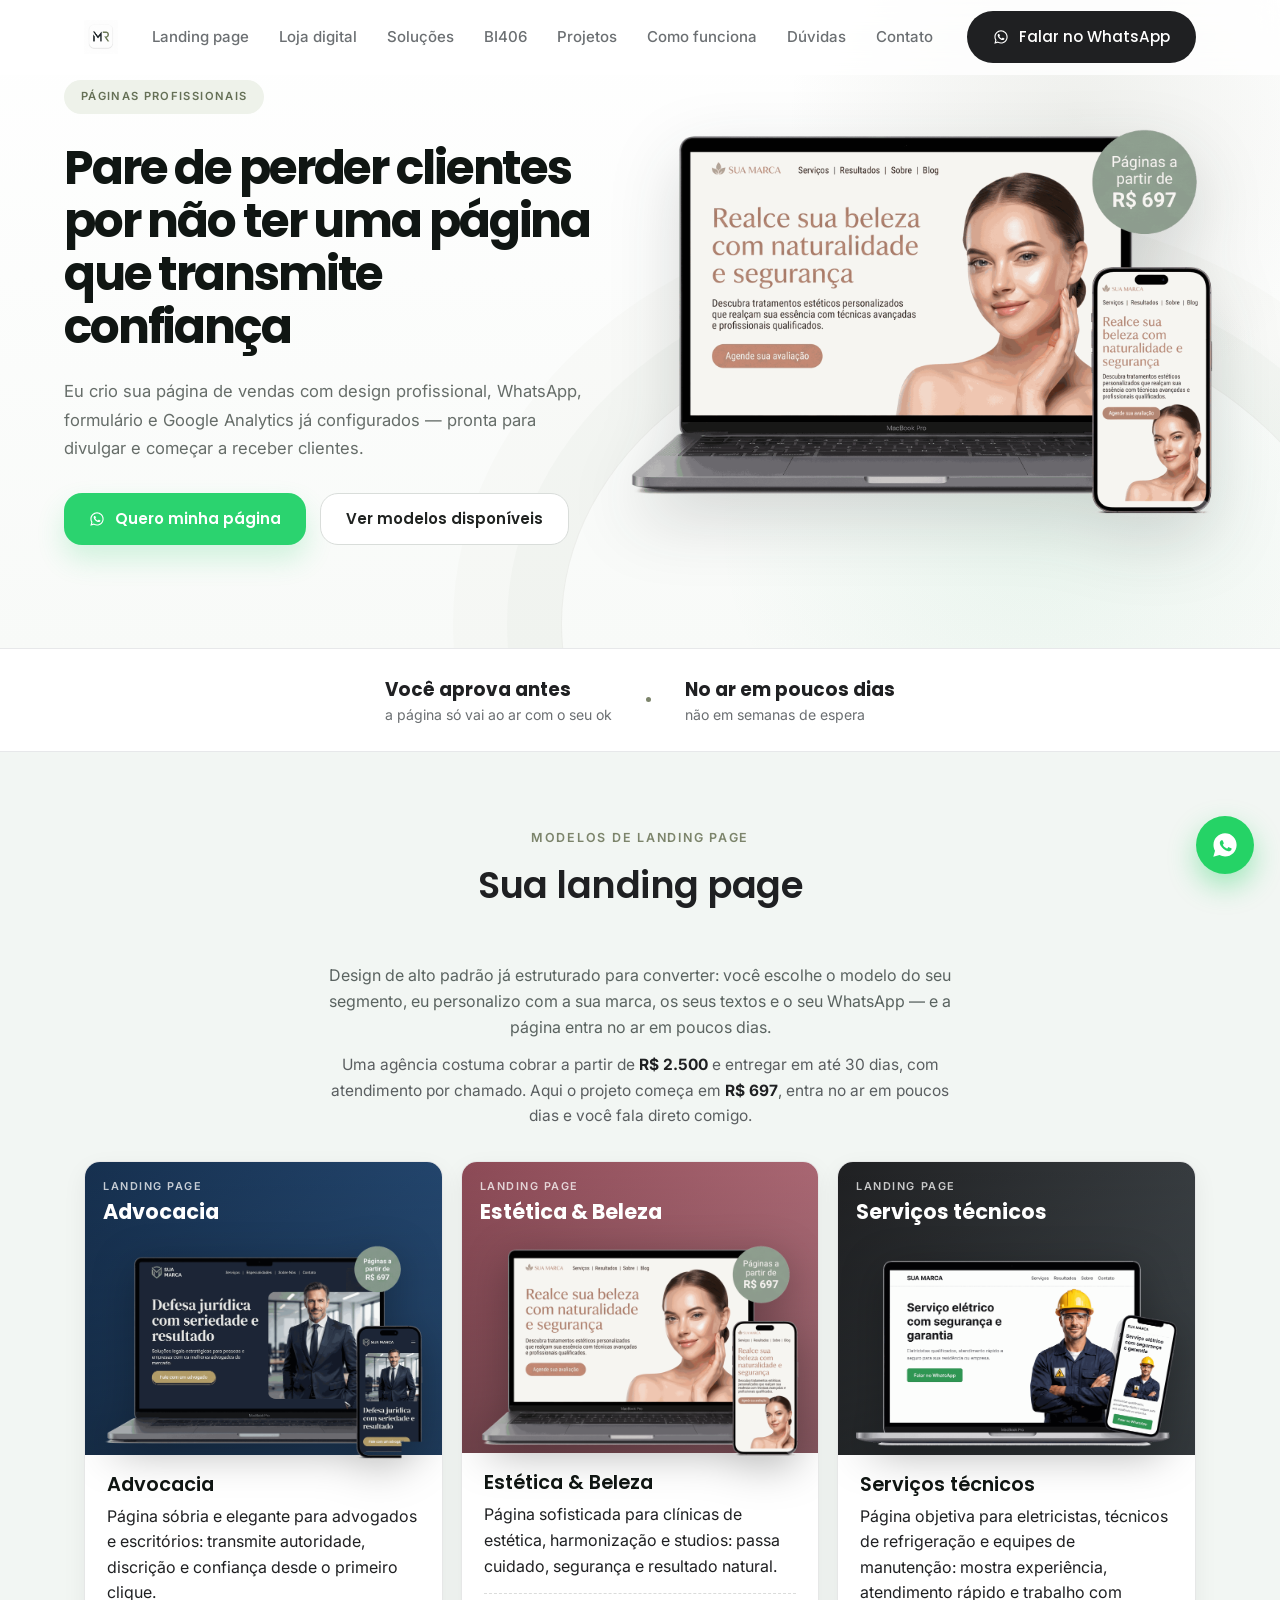
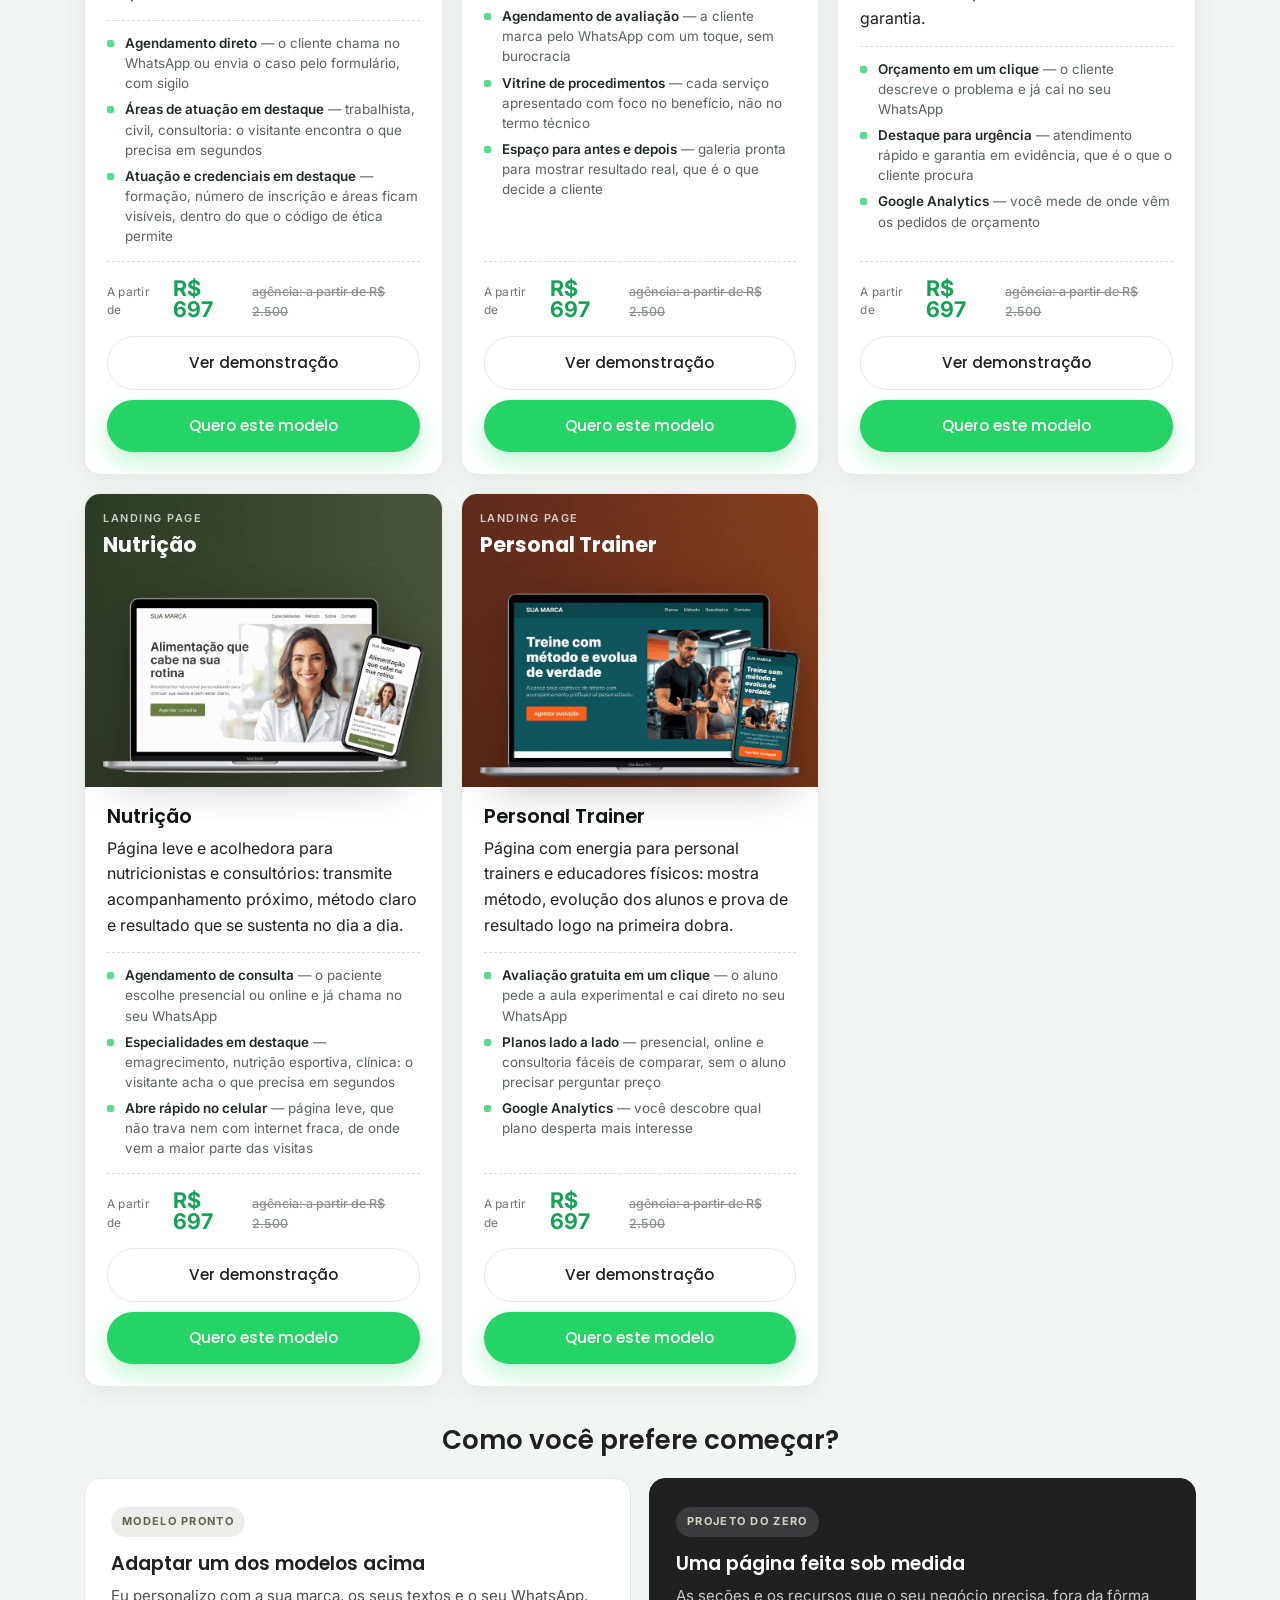
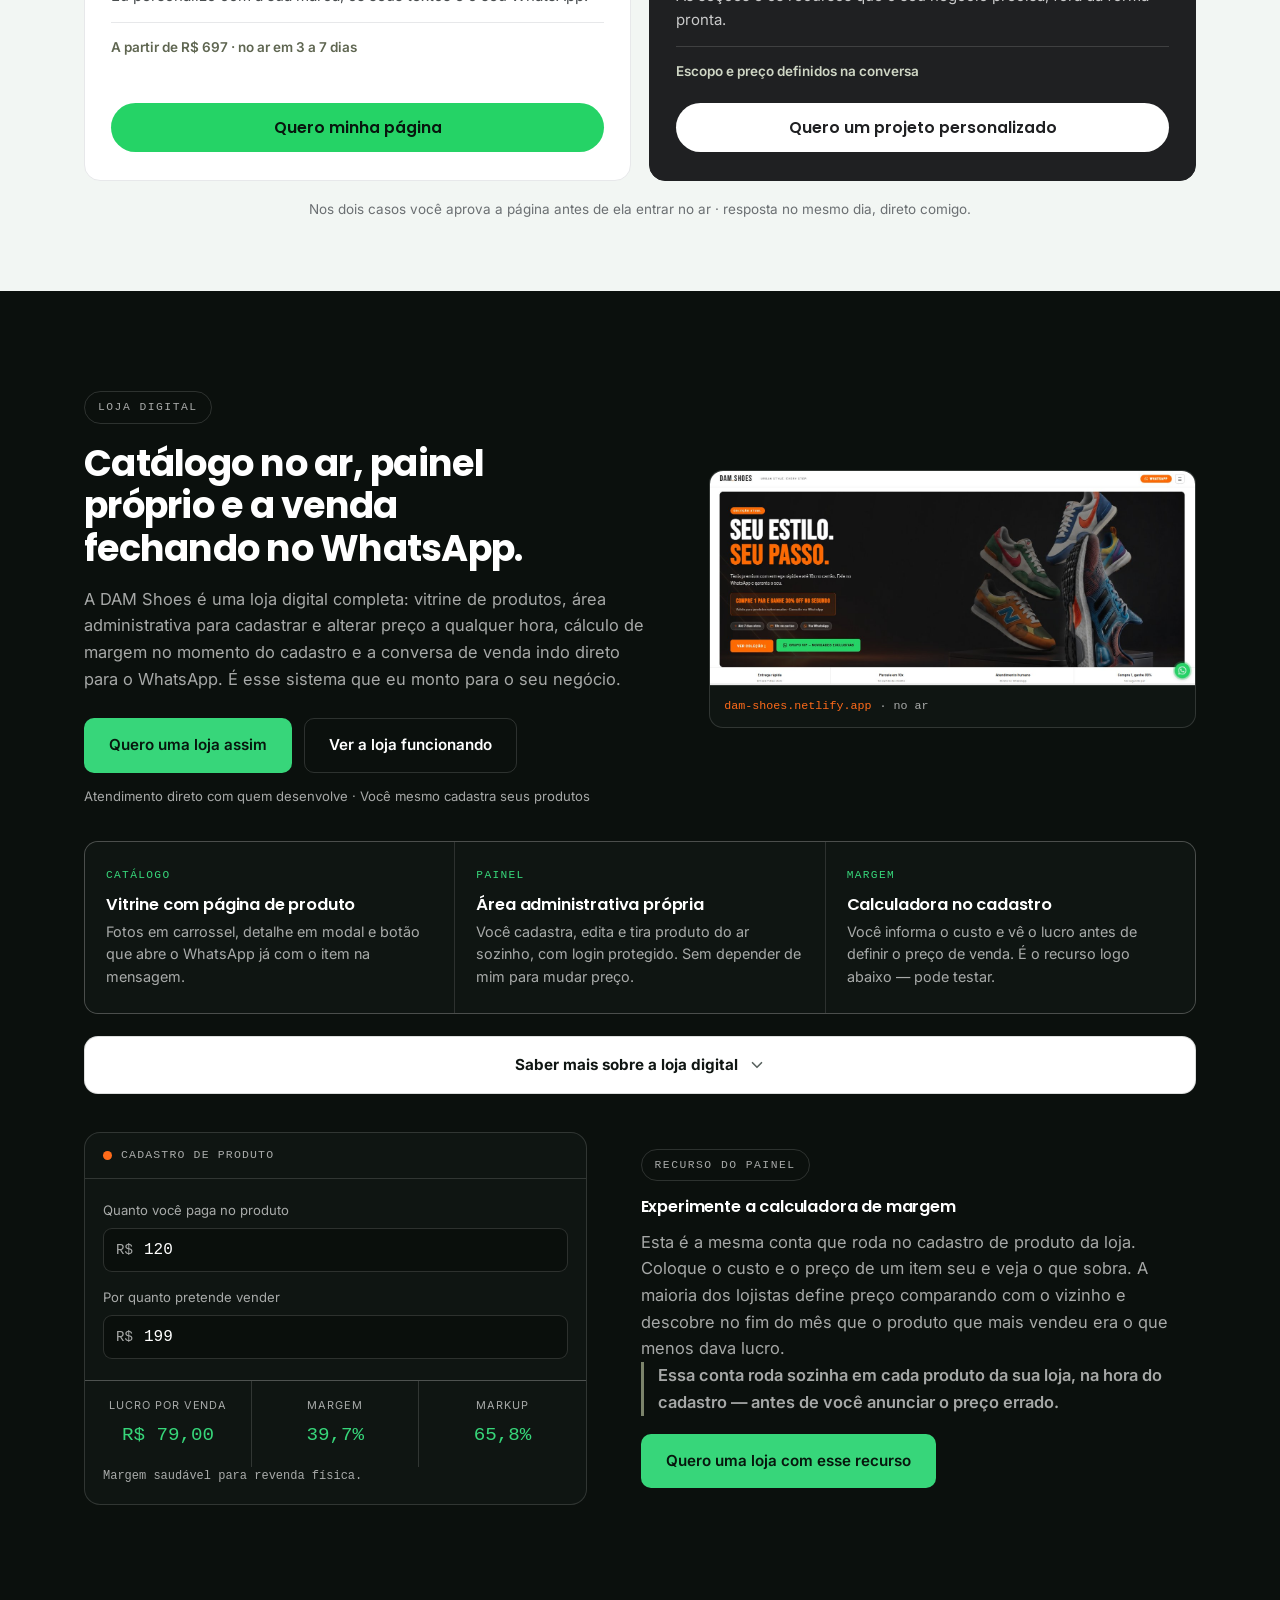
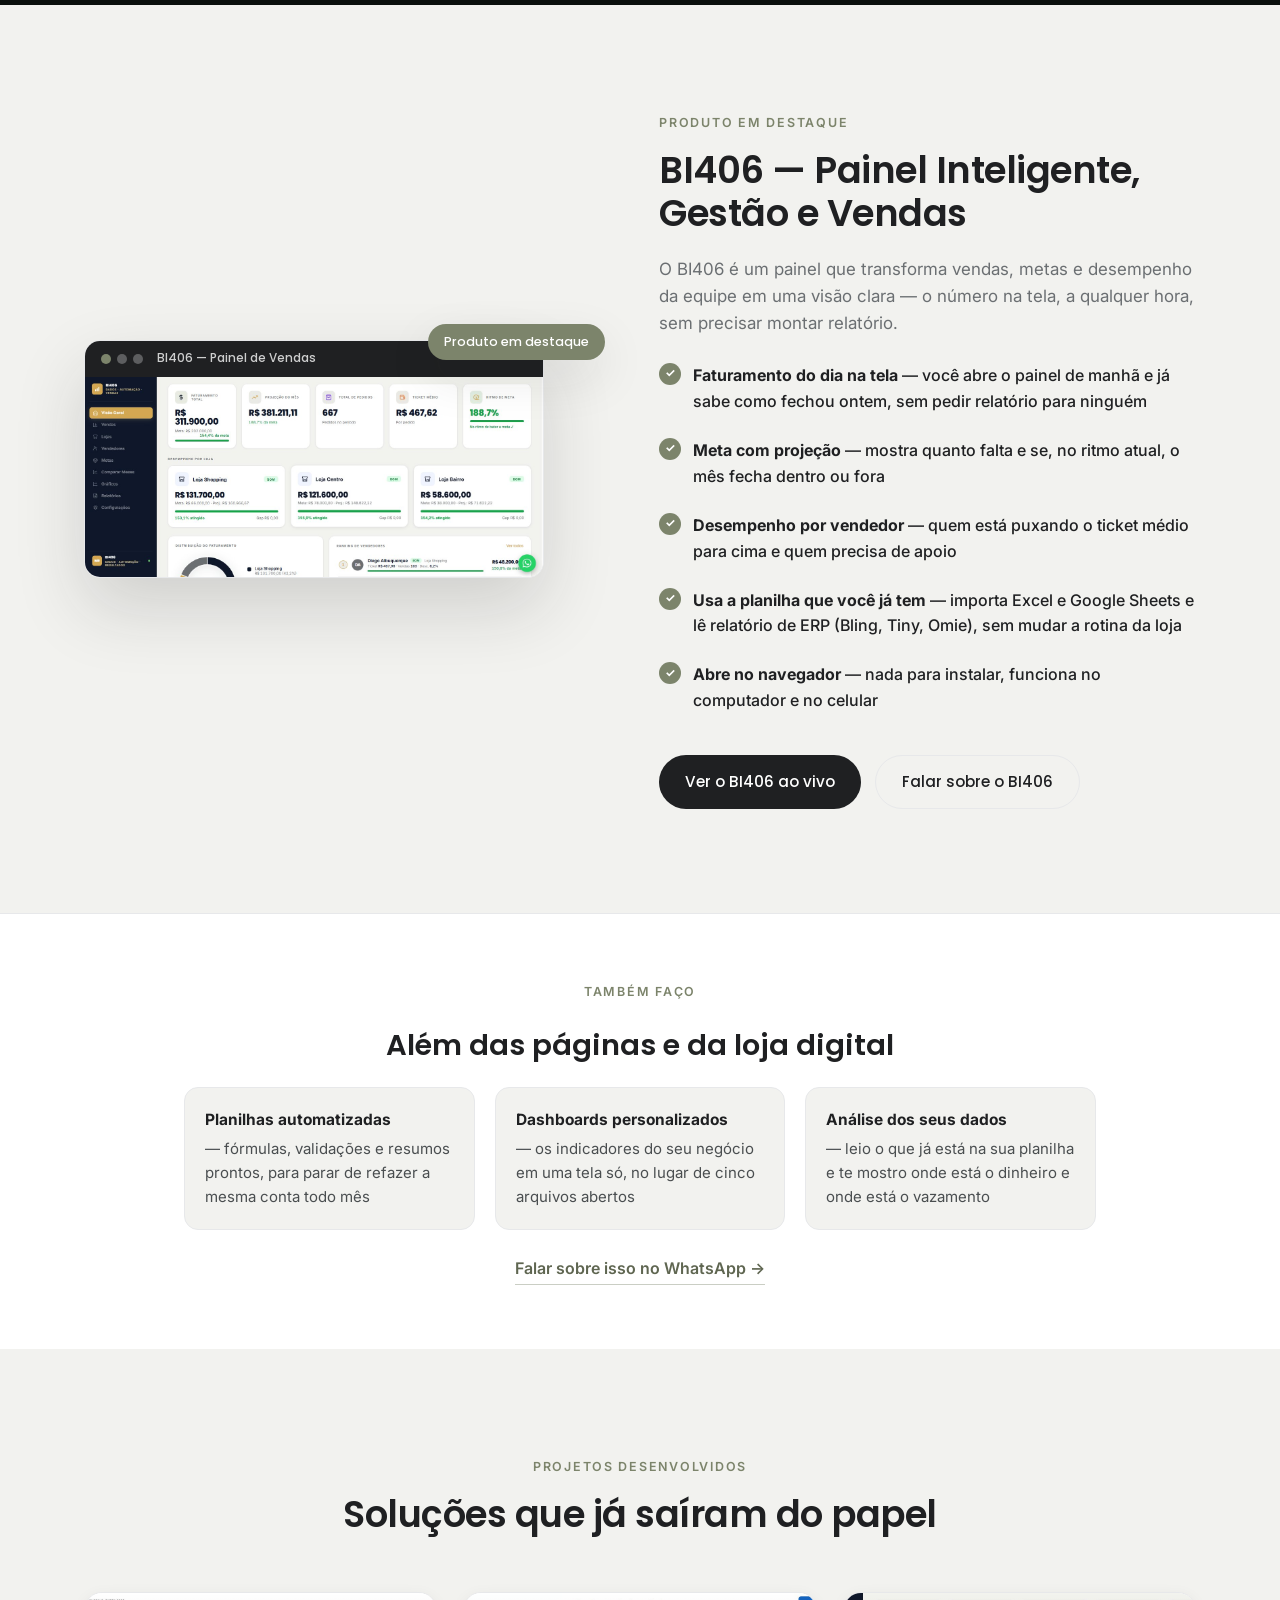
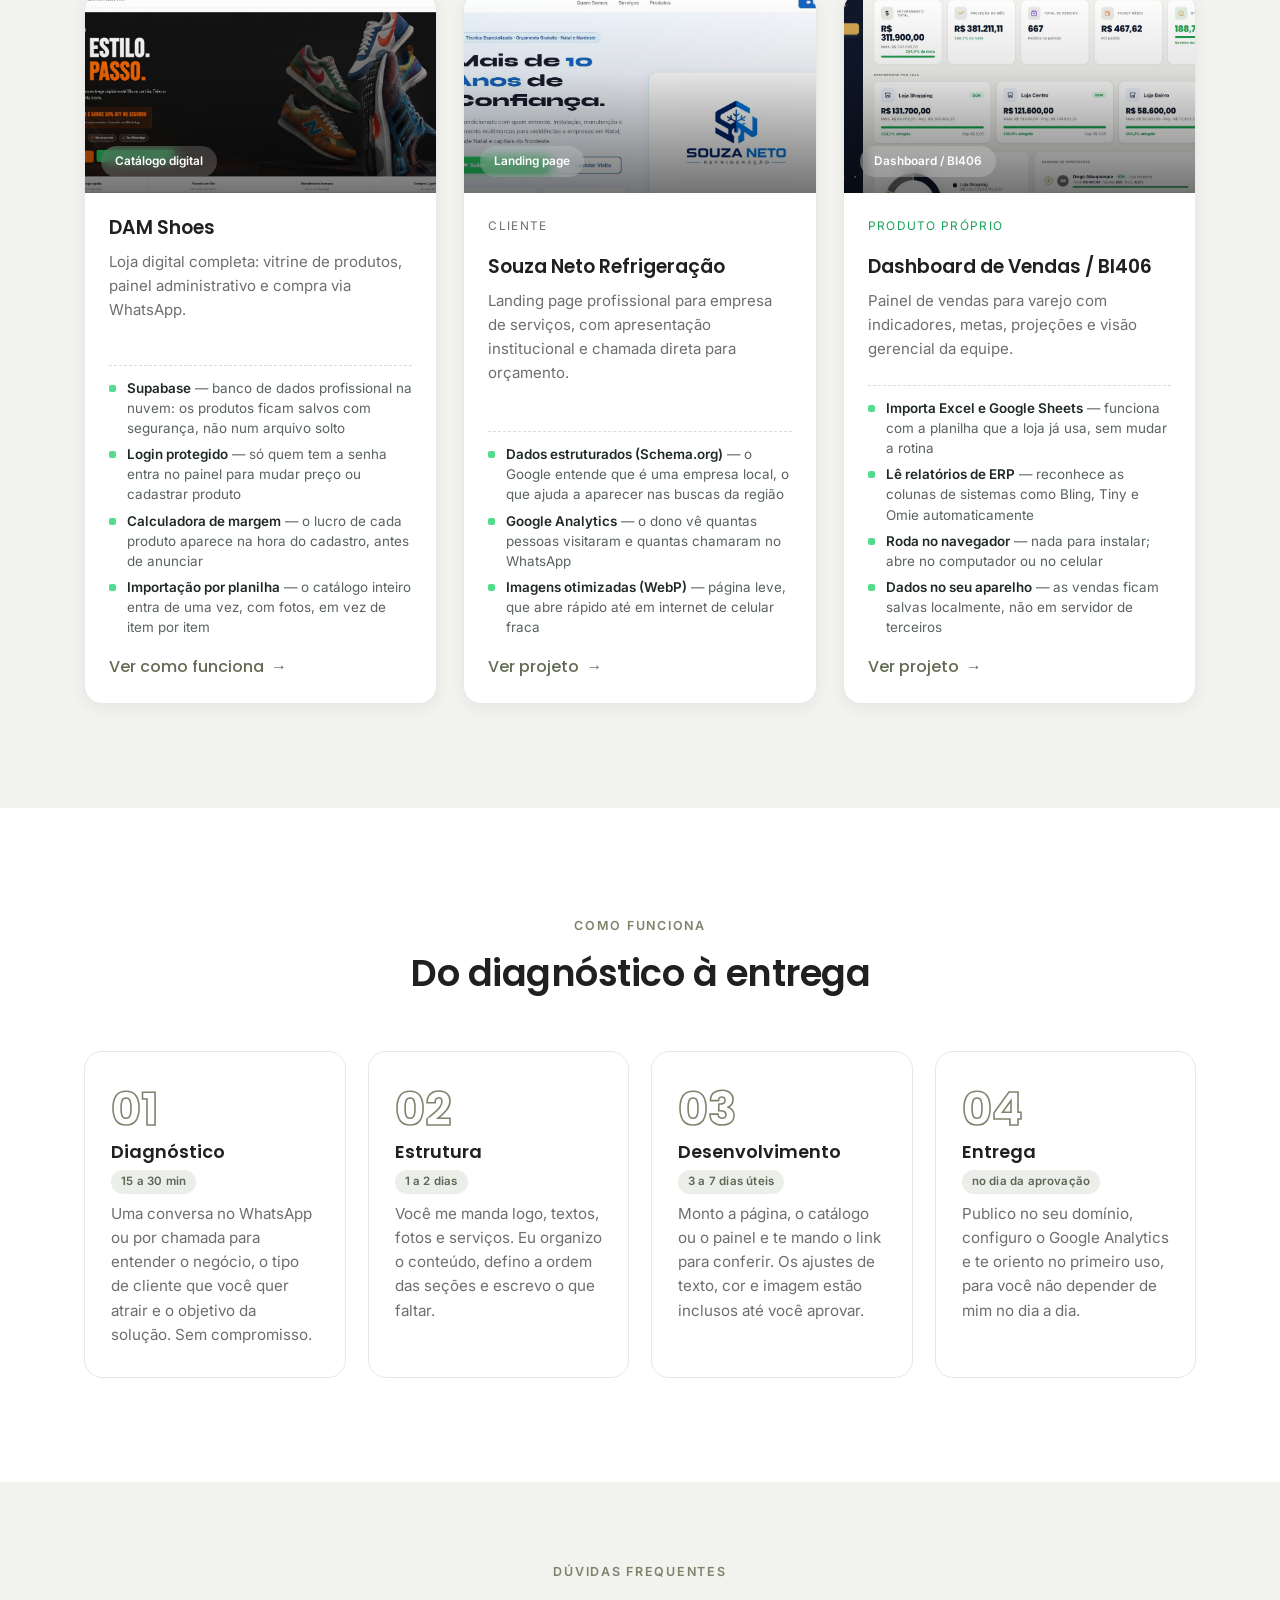
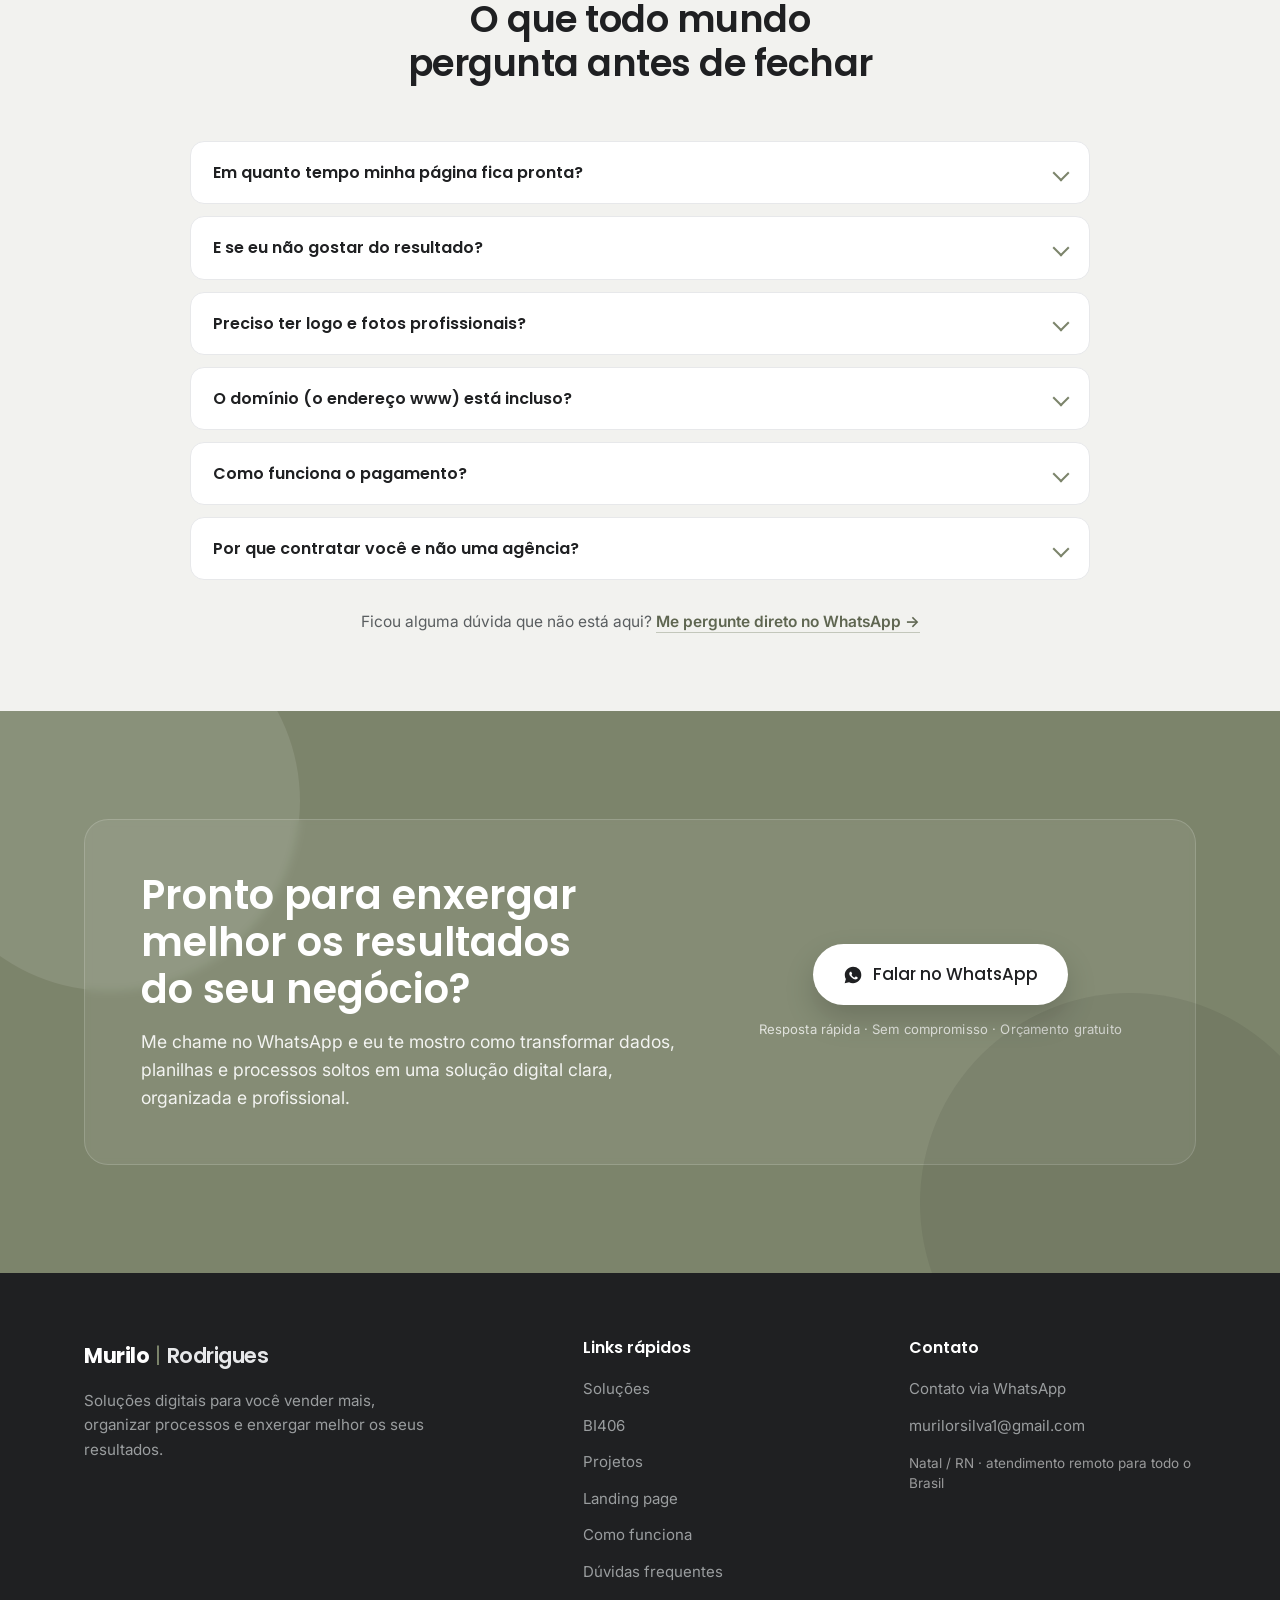
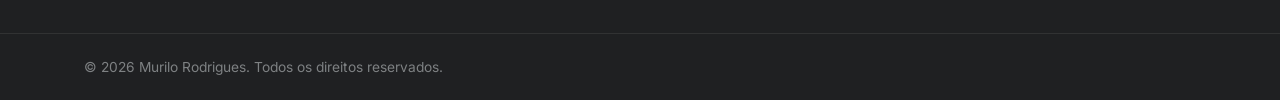
<file: index.html>
<!DOCTYPE html>
<html lang="pt-BR">
<head>
  <meta charset="UTF-8" />
  <meta name="viewport" content="width=device-width, initial-scale=1.0" />
  <title>Criação de páginas de venda e lojas digitais | Murilo Rodrigues</title>
  <meta name="description" content="Criação de páginas de venda e lojas digitais com WhatsApp, formulário e Google Analytics já configurados. A partir de R$ 697, no ar em poucos dias. Atendimento direto com quem desenvolve." />
  <link rel="preconnect" href="https://fonts.googleapis.com" />
  <link rel="preconnect" href="https://fonts.gstatic.com" crossorigin />
  <link rel="preconnect" href="https://www.googletagmanager.com" />
  <link href="https://fonts.googleapis.com/css2?family=Poppins:wght@500;600;700&family=Inter:wght@400;500;600&display=swap" rel="stylesheet" />
  <link rel="icon" type="image/png" href="mr-solutions-logo.png" />

  <!-- Open Graph / compartilhamento -->
  <meta property="og:type" content="website" />
  <meta property="og:url" content="https://murilorodriguess.com.br/" />
  <meta property="og:title" content="Murilo Rodrigues — Soluções digitais" />
  <meta name="twitter:title" content="Murilo Rodrigues — Soluções digitais" />
  <meta property="og:description" content="Páginas de venda, dashboards, planilhas automatizadas e catálogos digitais para o seu negócio vender mais e enxergar melhor os resultados." />
  <meta property="og:image" content="https://murilorodriguess.com.br/og-murilo-2026.png" />
  <meta property="og:image:type" content="image/png" />
  <meta property="og:image:alt" content="Murilo Rodrigues — Tecnologia, Dados, Resultados" />
  <meta property="og:image:width" content="1200" />
  <meta property="og:image:height" content="630" />
  <meta property="og:locale" content="pt_BR" />
  <meta name="twitter:card" content="summary_large_image" />
  <meta name="twitter:image" content="https://murilorodriguess.com.br/og-murilo-2026.png" />

  <!-- Canonical -->
  <link rel="canonical" href="https://murilorodriguess.com.br/" />

  <link rel="stylesheet" href="style.css" />



  <!-- ============================================================
       GOOGLE ANALYTICS 4 (GA4)
       ID de medição já configurado abaixo (window.GA_ID).
       É o único lugar do arquivo que precisa ser editado.
       Onde pegar: https://analytics.google.com → Administrador →
       Fluxos de dados → seu site → "ID da métrica" (formato G-XXXXXXXXXX)
       ============================================================ -->
  <script>
    window.GA_ID = 'G-ME1D6SH7L3'; // Murilo Rodrigues — landing page

    /* ============================================================
       GOOGLE ADS — tag de conversão
       1) ADS_ID: em https://ads.google.com → Ferramentas →
          Medição → Conversões → sua tag (formato AW-XXXXXXXXX)
       2) ADS_WHATSAPP_LABEL: rótulo da ação de conversão
          "Clique no WhatsApp" (o trecho depois da barra em
          AW-XXXXXXXXX/AbCdEfGhIj). Enquanto estiverem vazios,
          nada quebra: só o GA4 roda.
       ============================================================ */
    window.ADS_ID = '';               // ex.: 'AW-123456789'
    window.ADS_WHATSAPP_LABEL = '';   // ex.: 'AbCdEfGhIj'

    window.dataLayer = window.dataLayer || [];
    function gtag(){dataLayer.push(arguments);}

    if (window.GA_ID && window.GA_ID.indexOf('XXXX') === -1) {
      var mrGa = document.createElement('script');
      mrGa.async = true;
      mrGa.src = 'https://www.googletagmanager.com/gtag/js?id=' + window.GA_ID;
      document.head.appendChild(mrGa);

      gtag('js', new Date());
      gtag('config', window.GA_ID, { send_page_view: true });

      // Google Ads: mesma biblioteca gtag.js, só configura o segundo ID
      if (window.ADS_ID && window.ADS_ID.indexOf('AW-') === 0) {
        gtag('config', window.ADS_ID);
      }
    } else {
      console.warn('[Murilo Rodrigues] GA4 não configurado: substitua GA_ID no index.html');
    }
  </script>

  <!-- Estilos dos novos blocos (autocontidos, não mexem no style.css) -->
  <style>
    /* ---------- Seção DOR: animação "do caos à clareza" ---------- */
    .mrx-flow{
      display:flex;align-items:center;justify-content:center;gap:22px;
      flex-wrap:wrap;margin-top:38px;
    }
    .mrx-flow__old{display:flex;gap:12px;flex-wrap:wrap;justify-content:center;}
    .mrx-chip{
      display:inline-flex;align-items:center;gap:8px;
      padding:9px 16px;border-radius:999px;
      font-size:.86rem;font-weight:500;line-height:1;white-space:nowrap;
    }
    .mrx-chip--old{
      color:rgba(255,255,255,.75);
      background:rgba(255,255,255,.06);
      border:1px dashed rgba(255,255,255,.28);
    }
    .mrx-chip--new{
      color:#0d1b12;background:#37d67a;
      border:1px solid #37d67a;font-weight:600;
      text-decoration:none;cursor:pointer;
      box-shadow:0 0 0 0 rgba(55,214,122,.45);
      animation:mrxGlow 2.6s ease-in-out infinite;
      transition:transform .18s ease,background .18s ease;
    }
    .mrx-chip--new:hover{transform:translateY(-3px) scale(1.04);background:#4ee68b;}
    .mrx-flow__arrow{
      display:inline-flex;color:#37d67a;
      animation:mrxArrow 1.6s ease-in-out infinite;
    }
    /* chips antigos "à deriva" (desorganizados); o novo fica firme */
    .mrx-drift-1{animation:mrxDrift 4.2s ease-in-out infinite;}
    .mrx-drift-2{animation:mrxDrift 5.1s ease-in-out infinite reverse;animation-delay:.6s;}
    .mrx-drift-3{animation:mrxDrift 4.7s ease-in-out infinite;animation-delay:1.2s;}
    @keyframes mrxDrift{
      0%,100%{transform:translateY(0) rotate(0deg);}
      25%{transform:translateY(-11px) rotate(-2.6deg);}
      65%{transform:translateY(8px) rotate(2.2deg);}
    }
    @keyframes mrxArrow{
      0%,100%{transform:translateX(0);opacity:.85;}
      50%{transform:translateX(7px);opacity:1;}
    }
    @keyframes mrxGlow{
      0%,100%{box-shadow:0 0 0 0 rgba(55,214,122,.45);}
      50%{box-shadow:0 0 0 10px rgba(55,214,122,0);}
    }
    /* Mobile: empilha a animação e a seta aponta para baixo */
    @media (max-width:640px){
      .mrx-flow{flex-direction:column;gap:16px;margin-top:30px;}
      .mrx-flow__old{gap:10px;}
      .mrx-chip{font-size:.8rem;padding:8px 14px;}
      .mrx-flow__arrow{transform:rotate(90deg);animation:mrxArrowDown 1.6s ease-in-out infinite;}
      @keyframes mrxArrowDown{
        0%,100%{transform:rotate(90deg) translateX(0);opacity:.85;}
        50%{transform:rotate(90deg) translateX(7px);opacity:1;}
      }
    }

    /* ---------- CTA final: novo layout em duas colunas ---------- */
    .cta .mrx-cta{
      display:grid;grid-template-columns:1.4fr 1fr;align-items:center;gap:44px;
      background:rgba(255,255,255,.07);
      border:1px solid rgba(255,255,255,.16);
      border-radius:24px;padding:52px 56px;
      backdrop-filter:blur(4px);
    }
    .cta .mrx-cta .cta__title{text-align:left;margin:0 0 14px;}
    .cta .mrx-cta .cta__text{text-align:left;margin:0;max-width:none;}
    .mrx-cta__action{
      display:flex;flex-direction:column;align-items:center;gap:14px;
      justify-self:center;
    }
    .mrx-cta__btn{
      position:relative;display:inline-flex;align-items:center;gap:10px;
      padding-left:30px;padding-right:30px;
      transform:translateZ(0);transition:transform .2s ease;
    }
    .mrx-cta__btn:hover{transform:translateY(-2px) scale(1.02);}
    .mrx-cta__pulse{
      position:absolute;inset:0;border-radius:inherit;
      animation:mrxGlow 2.4s ease-in-out infinite;pointer-events:none;
    }
    .mrx-cta__note{
      font-size:.82rem;color:rgba(255,255,255,.75);
      text-align:center;letter-spacing:.01em;
    }
    @media (max-width:860px){
      .cta .mrx-cta{grid-template-columns:1fr;padding:38px 26px;gap:28px;text-align:center;}
      .cta .mrx-cta .cta__title,.cta .mrx-cta .cta__text{text-align:center;}
    }

    /* ---------- CARRO-CHEFE: LOJA DIGITAL ----------------------------
       Bloco autocontido. Todo seletor comeca em .ld para nunca colidir
       com as regras do style.css. Verde = acao do Murilo Rodrigues,
       laranja = evidencia da DAM Shoes.
       ---------------------------------------------------------------- */
    .ld{
      --ld-green:#37d67a; --ld-orange:#ff6b1a;
      --ld-line:rgba(255,255,255,.14);
      --ld-mut:rgba(255,255,255,.64);
      --ld-surf:rgba(255,255,255,.045);
      --ld-mono:ui-monospace,'SF Mono',Menlo,Consolas,monospace;
      padding:clamp(58px,8vw,100px) 0;
      /* fundo proprio: a secao nao depende da cor do style.css ao redor */
      background:#0b100d;
      color:#fff;
    }
    .ld-top{
      display:grid;grid-template-columns:1.08fr .92fr;
      gap:clamp(26px,5vw,54px);align-items:center;
    }
    .ld-shot{
      display:block;text-decoration:none;overflow:hidden;
      border:1px solid var(--ld-line);border-radius:14px;background:#0f1512;
    }
    .ld-shot img{display:block;width:100%;height:auto;}
    .ld-shot figcaption{
      display:flex;align-items:center;gap:8px;padding:11px 14px;
      border-top:1px solid var(--ld-line);font-family:var(--ld-mono);
      font-size:.73rem;color:var(--ld-mut);
    }
    .ld-shot figcaption b{color:var(--ld-orange);font-weight:500;}
    .ld-tag{
      display:inline-flex;align-items:center;gap:7px;
      font-family:var(--ld-mono);font-size:.71rem;letter-spacing:.13em;
      text-transform:uppercase;color:var(--ld-mut);
      border:1px solid var(--ld-line);border-radius:999px;padding:6px 13px;
    }
    .ld-tag b{color:var(--ld-orange);font-weight:500;}
    .ld-tag--g b{color:var(--ld-green);}
    .ld-h2{
      font-family:'Poppins',sans-serif;font-weight:700;
      font-size:clamp(1.6rem,3.4vw,2.3rem);line-height:1.16;
      letter-spacing:-.02em;margin:18px 0 16px;max-width:24ch;color:#fff;
    }
    .ld-h2 em{font-style:normal;color:var(--ld-green);}
    .ld-lede{color:var(--ld-mut);font-size:1.03rem;line-height:1.62;max-width:60ch;margin:0;}
    .ld-h3{font-family:'Poppins',sans-serif;font-size:1.02rem;font-weight:600;margin:0;letter-spacing:-.01em;color:#fff;}

    .ld-btn{
      display:inline-flex;align-items:center;justify-content:center;gap:9px;
      padding:14px 24px;border-radius:10px;font-weight:600;font-size:.95rem;
      text-decoration:none;border:1px solid transparent;cursor:pointer;
      transition:transform .16s ease,background .16s ease,border-color .16s ease;
    }
    .ld-btn--go{background:var(--ld-green);color:#07160d;}
    .ld-btn--go:hover{transform:translateY(-2px);background:#4ee68b;}
    .ld-btn--out{border-color:var(--ld-line);color:#fff;}
    .ld-btn--out:hover{border-color:var(--ld-green);color:var(--ld-green);}
    .ld-actions{display:flex;flex-wrap:wrap;gap:12px;margin-top:26px;}
    .ld-note{margin:13px 0 0;font-size:.82rem;color:var(--ld-mut);}

    /* antes / depois */
    .ld-vs{display:grid;grid-template-columns:1fr 1fr;gap:18px;margin-top:34px;}
    .ld-vs__col{border:1px solid var(--ld-line);border-radius:14px;padding:24px;background:var(--ld-surf);}
    .ld-vs__col--old{border-style:dashed;}
    .ld-vs__ask{display:inline-block;font-size:.72rem;font-weight:700;letter-spacing:.08em;text-transform:uppercase;color:var(--ld-mut);border:1px solid var(--ld-line);border-radius:999px;padding:4px 12px;margin-bottom:12px;}
    .ld-vs__ask--g{color:var(--ld-green);border-color:rgba(55,214,122,.4);}
    .ld-vs__col--old .ld-h3{color:rgba(255,255,255,.85);}
    .ld-vs__col--new .ld-h3{color:var(--ld-green);}
    .ld-vs__col ul{margin:14px 0 0;padding:0;list-style:none;color:rgba(255,255,255,.88);font-size:.95rem;}
    .ld-vs__col li{position:relative;padding-left:26px;}
    .ld-vs__col li+li{margin-top:9px;}
    .ld-vs__col--old li::before{content:'✗';position:absolute;left:0;color:var(--ld-orange);font-weight:700;}
    .ld-vs__col--new li::before{content:'✓';position:absolute;left:0;color:var(--ld-green);font-weight:700;}

    /* recursos */
    .ld-feats{
      display:grid;grid-template-columns:repeat(auto-fit,minmax(232px,1fr));gap:1px;
      background:var(--ld-line);border:1px solid var(--ld-line);
      border-radius:14px;overflow:hidden;margin-top:34px;
    }
    .ld-feat{background:#0f1512;padding:25px 21px;}
    .ld-feat b{
      display:block;font-family:var(--ld-mono);font-size:.7rem;letter-spacing:.12em;
      color:var(--ld-green);margin-bottom:10px;font-weight:500;
    }
    .ld-feat p{color:var(--ld-mut);font-size:.9rem;margin:7px 0 0;line-height:1.55;}

    /* ASSINATURA: calculadora de margem */
    .ld-calc{display:grid;grid-template-columns:.95fr 1.05fr;gap:clamp(26px,5vw,54px);
      align-items:center;margin-top:38px;}
    .ld-box{border:1px solid var(--ld-line);border-radius:16px;background:#0f1512;overflow:hidden;}
    .ld-box__head{
      display:flex;align-items:center;gap:9px;padding:13px 18px;
      border-bottom:1px solid var(--ld-line);font-family:var(--ld-mono);
      font-size:.72rem;letter-spacing:.1em;text-transform:uppercase;color:var(--ld-mut);
    }
    .ld-dot{width:9px;height:9px;border-radius:50%;background:var(--ld-orange);flex:none;}
    .ld-box__body{padding:21px 18px;}
    .ld-field+.ld-field{margin-top:15px;}
    .ld-field label{display:block;font-size:.82rem;color:var(--ld-mut);margin-bottom:7px;}
    .ld-money{position:relative;}
    .ld-money>span{
      position:absolute;left:13px;top:50%;transform:translateY(-50%);
      font-family:var(--ld-mono);font-size:.88rem;color:var(--ld-mut);
    }
    .ld-money input{
      width:100%;padding:12px 13px 12px 40px;border-radius:9px;
      border:1px solid var(--ld-line);background:#0a0f0c;color:#fff;
      font-family:var(--ld-mono);font-size:1rem;
    }
    .ld-money input:focus-visible{outline:2px solid var(--ld-green);outline-offset:2px;}
    .ld-out{display:grid;grid-template-columns:repeat(3,1fr);gap:1px;
      background:var(--ld-line);border-top:1px solid var(--ld-line);}
    .ld-out>div{background:#0f1512;padding:16px 13px;text-align:center;}
    .ld-out small{display:block;font-size:.68rem;letter-spacing:.09em;
      text-transform:uppercase;color:var(--ld-mut);}
    .ld-out b{display:block;font-family:var(--ld-mono);font-size:1.2rem;
      font-weight:500;margin-top:6px;}
    .ld-out b.ld-pos{color:var(--ld-green);}
    .ld-out b.ld-neg{color:var(--ld-orange);}
    .ld-out b.ld-zero{color:var(--ld-mut);}
    .ld-hint{font-family:var(--ld-mono);font-size:.75rem;color:var(--ld-mut);
      margin:0;padding:0 18px 18px;}

    @media (max-width:860px){
      .ld-top,.ld-vs,.ld-calc{grid-template-columns:1fr;}
      .ld-out{grid-template-columns:1fr;}
    }
    @media (prefers-reduced-motion:reduce){
      .ld-btn{transition:none;}
    }


    /* ---------- Tecnologias por projeto (cards do grid) ---------- */
    .ptec{
      margin:14px 0 0;padding:12px 0 0;list-style:none;
      border-top:1px dashed rgba(16,22,19,.15);
    }
    .ptec li{
      font-size:.84rem;line-height:1.5;color:#5a6360;
      padding-left:18px;position:relative;
    }
    .ptec li+li{margin-top:6px;}
    .ptec li::before{
      content:"";position:absolute;left:0;top:.52em;
      width:7px;height:7px;border-radius:2px;background:#37d67a;opacity:.85;
    }
    .ptec b{color:#1f2a24;font-weight:600;}

    /* ---------- Vitrine do hero: modelos + projetos ---------- */
    .mrh{display:flex;flex-direction:column;gap:10px;}
    .mrh-main{
      display:flex;flex-direction:column;gap:9px;
      background:#ffffff;
      border:1px solid rgba(23,163,86,.45);
      box-shadow:0 10px 30px rgba(16,42,29,.08);
      border-radius:16px;padding:18px 20px;
      transition:border-color .25s ease,transform .25s ease;
    }
    .mrh-main:hover{border-color:#37d67a;transform:translateY(-3px);}
    .mrh-kicker{
      font-size:.7rem;font-weight:600;letter-spacing:.14em;text-transform:uppercase;
      color:#17a356;
    }
    .mrh-title{font-size:1.12rem;font-weight:700;color:#101613;line-height:1.2;font-family:'Poppins','Inter',sans-serif;}
    .mrh-tiles{display:flex;flex-wrap:wrap;gap:8px;}
    .mrh-tile{
      font-size:.76rem;font-weight:600;color:#fff;line-height:1;
      padding:8px 12px;border-radius:999px;white-space:nowrap;
    }
    .mrh-tile--adv{background:linear-gradient(135deg,#16304f,#2c5583);}
    .mrh-tile--est{background:linear-gradient(135deg,#8c4a56,#c07d89);}
    .mrh-tile--tec{background:linear-gradient(135deg,#7a4c0a,#b07a1e);}
    .mrh-price{
      display:flex;align-items:baseline;gap:8px;
      padding-top:10px;border-top:1px dashed rgba(16,22,19,.18);
      font-size:1.3rem;font-weight:700;color:#17a356;line-height:1;
    }
    .mrh-price small{font-size:.74rem;font-weight:500;color:#6b7570;}
    .mrh-price i{font-style:normal;font-size:.8rem;font-weight:600;color:#101613;margin-left:auto;}
    .mrh-side{display:grid;grid-template-columns:1fr 1fr;gap:10px;}
    .mrh-shot{
      position:relative;display:block;border-radius:14px;overflow:hidden;
      border:1px solid rgba(16,22,19,.14);
      transition:border-color .25s ease,transform .25s ease;
    }
    .mrh-shot:hover{border-color:rgba(16,22,19,.4);transform:translateY(-3px);}
    .mrh-shot img{display:block;width:100%;height:88px;object-fit:cover;object-position:top;}
    .mrh-shot__tag{
      position:absolute;left:10px;bottom:10px;
      font-size:.68rem;font-weight:600;color:#fff;line-height:1;
      background:rgba(10,14,12,.72);border:1px solid rgba(255,255,255,.25);
      padding:6px 10px;border-radius:999px;backdrop-filter:blur(4px);
    }
    .mrh-more{
      align-self:flex-end;font-size:.84rem;font-weight:600;color:#4b544f;
      transition:color .2s ease;
    }
    .mrh-more:hover{color:#17a356;}
    @media (max-width:560px){
      .mrh-side{grid-template-columns:1fr;}
      .mrh-shot img{height:110px;}
    }
    @media (max-width:640px){
      .mrh-main{padding:15px 16px;}
      .mrh-title{font-size:1rem;}
      .mrh-tile{font-size:.7rem;padding:7px 11px;}
      .mrh-price{font-size:1.12rem;}
      .mrh-price i{font-size:.72rem;}
      .mrh-more{align-self:center;}
      .mn{padding:52px 0;}
      .mn-sub{font-size:.93rem;padding:0 4px;}
      .mn-grid{margin-top:22px;gap:14px;}
      .mn-cover{min-height:104px;padding:14px 18px 13px;}
      .mn-cover__title{font-size:1.15rem;}
      .mn-cover__profs span{font-size:.66rem;padding:5px 9px;}
      .mn-body{padding:16px 18px 18px;}
      .mn-card h3{font-size:1.1rem;}
      .mn-price b{font-size:1.2rem;}
      .mn-actions .btn{width:100%;justify-content:center;text-align:center;}
      .mn-note{font-size:.8rem;padding:0 8px;}
    }

    /* ---------- Seção MODELOS POR NICHO ---------- */
    .mn{padding:72px 0;background:#f2f6f3;}
    .mn-sub{
      max-width:640px;margin:14px auto 0;text-align:center;
      color:#5a6360;font-size:1rem;line-height:1.6;
    }
    .mn-grid{
      display:grid;grid-template-columns:repeat(3,1fr);gap:18px;margin-top:32px;
    }
    @media (max-width:900px){.mn-grid{grid-template-columns:1fr;}}
    .mn-card{
      display:flex;flex-direction:column;
      background:#ffffff;
      border:1px solid rgba(16,22,19,.1);
      border-radius:16px;padding:0;overflow:hidden;
      box-shadow:0 8px 24px rgba(16,42,29,.06);
      transition:border-color .25s ease,transform .25s ease;
    }
    .mn-card:hover{border-color:#17a356;transform:translateY(-4px);}
    .mn-body{display:flex;flex-direction:column;flex:1;padding:18px 22px 22px;}
    .mn-cover{
      position:relative;display:flex;flex-direction:column;justify-content:flex-end;
      min-height:122px;padding:16px 22px 15px;
    }
    .mn-cover::after{
      content:"";position:absolute;inset:0;
      background:linear-gradient(180deg,rgba(0,0,0,0) 0%,rgba(0,0,0,.32) 100%);
    }
    .mn-cover>*{position:relative;z-index:1;}
    .mn-cover--adv{background:linear-gradient(135deg,#16304f,#2c5583);}
    .mn-cover--est{background:linear-gradient(135deg,#8c4a56,#c07d89);}
    .mn-cover--tec{background:linear-gradient(135deg,#1f2022,#4a5257);}
    .mn-cover--nut{background:linear-gradient(135deg,#2b3a24,#5f6a4f);}
    .mn-cover--per{background:linear-gradient(135deg,#5c2a1a,#a84d22);}
    .mn-cover__kicker{
      font-size:.68rem;font-weight:600;letter-spacing:.14em;text-transform:uppercase;
      color:rgba(255,255,255,.75);margin-bottom:6px;
    }
    .mn-cover__title{
      font-size:1.3rem;font-weight:700;color:#fff;line-height:1.1;margin-bottom:8px;
      font-family:'Poppins','Inter',sans-serif;
    }
    .mn-cover__profs{
      display:flex;flex-wrap:wrap;gap:6px;
    }
    .mn-cover__profs span{
      font-size:.7rem;font-weight:600;color:#fff;line-height:1;
      background:rgba(255,255,255,.16);border:1px solid rgba(255,255,255,.3);
      padding:5px 10px;border-radius:999px;white-space:nowrap;
    }
    /* Cover com mockup (imagem do modelo) */
    .mn-cover--img{
      justify-content:flex-start;
      min-height:0;padding:16px 18px 0;
    }
    .mn-cover--img .mn-cover__title{margin-bottom:2px;}
    .mn-cover__mock{
      position:relative;z-index:1;display:block;
      width:100%;height:auto;margin-top:10px;
      transform:translateY(8px);
      filter:drop-shadow(0 10px 20px rgba(0,0,0,.28));
    }
    @media (max-width:640px){
      .mn-cover--img{min-height:0;padding:14px 14px 0;}
      .mn-cover__mock{margin-top:8px;}
    }
    .mn-tag{
      align-self:flex-start;display:inline-flex;align-items:center;gap:6px;
      font-size:.72rem;font-weight:600;letter-spacing:.1em;text-transform:uppercase;
      color:#37d67a;background:rgba(55,214,122,.1);
      border:1px solid rgba(55,214,122,.35);
      padding:5px 12px;border-radius:999px;margin-bottom:16px;
    }
    .mn-card h3{margin:0 0 8px;font-size:1.22rem;color:#101613;}
    .mn-card>p{margin:0;font-size:.9rem;line-height:1.6;color:#5a6360;}
    .mn-card .ptec{flex:1;}
    .mn-actions{margin-top:14px;display:flex;flex-direction:column;gap:10px;}
    .mn-price{
      margin-top:14px;display:flex;align-items:baseline;gap:8px;
      padding-top:16px;border-top:1px dashed rgba(16,22,19,.15);
    }
    .mn-price small{font-size:.74rem;color:#6b7570;letter-spacing:.02em;}
    .mn-price b{font-size:1.35rem;color:#17a356;font-weight:700;line-height:1;}
    .mn-actions .btn{justify-content:center;text-align:center;}
    .mn-note{
      margin:28px auto 0;max-width:560px;text-align:center;
      font-size:.85rem;color:#5a6360;line-height:1.6;
    }
    .mn-note b{color:#1f2a24;font-weight:600;}

    /* ============================================================
       NOVA HERO (nh-*) — duas colunas: texto + mockup notebook/celular
       Autocontida: não depende de regras da hero antiga no style.css.
       ============================================================ */
    .hero.nh{
      display:block !important;
      position:relative;overflow:hidden;
      background:linear-gradient(180deg,#fbfcfb 0%,#f3f7f4 100%) !important;
      color:#101613;
      padding:64px 0 72px !important;
      min-height:auto !important;
    }
    .hero.nh::before,.hero.nh::after{content:none !important;}
    /* forma orgânica suave ao fundo, lado direito (como na referência) */
    .nh-bgshape{
      position:absolute;right:-16%;bottom:-42%;width:70%;height:120%;
      background:radial-gradient(closest-side,rgba(23,163,86,.07),rgba(23,163,86,0) 72%);
      border-radius:50%;pointer-events:none;
    }
    .nh-inner{
      display:grid;grid-template-columns:46fr 54fr;
      align-items:center;gap:56px;
      position:relative;z-index:1;
    }

    /* ---------- Coluna esquerda: texto ---------- */
    .nh-badge{
      display:inline-flex;align-items:center;
      font-size:.72rem;font-weight:600;letter-spacing:.13em;text-transform:uppercase;
      color:#17a356;background:rgba(23,163,86,.09);
      border:1px solid rgba(23,163,86,.18);
      padding:8px 16px;border-radius:999px;margin-bottom:20px;
    }
    .nh-title{
      margin:0 0 18px;
      font-family:'Poppins','Inter',sans-serif;
      font-size:clamp(1.9rem,3.4vw,2.9rem);
      font-weight:700;line-height:1.14;letter-spacing:-.01em;color:#101613;
    }
    .nh-title .nh-accent{color:inherit;}
    .nh-sub{
      margin:0 0 26px;max-width:520px;
      font-size:1.02rem;line-height:1.65;color:#4b544f;
    }
    .nh-actions{display:flex;flex-wrap:wrap;gap:12px;margin-bottom:24px;}
    .nh-benefits{
      display:flex;flex-wrap:wrap;gap:10px 24px;
      margin:0;padding:0;list-style:none;
    }
    .nh-benefits li{
      display:inline-flex;align-items:center;gap:8px;
      font-size:.86rem;font-weight:500;color:#3c453f;white-space:nowrap;
    }
    .nh-benefits svg{flex:0 0 auto;color:#17a356;}

    /* ---------- Coluna direita: mockups ---------- */
    .nh-visual{position:relative;padding:34px 8px 26px 0;}

    /* ---------- Responsividade da nova hero ---------- */
    @media (max-width:980px){
      .hero.nh{padding:48px 0 56px !important;}
      .nh-inner{grid-template-columns:1fr;gap:38px;}
      .nh-copy{text-align:center;}
      .nh-sub{margin-left:auto;margin-right:auto;}
      .nh-actions,.nh-benefits{justify-content:center;}
      .nh-visual{max-width:560px;margin:0 auto;padding:30px 6px 20px 0;width:100%;}
    }
    @media (max-width:640px){
      .nh-badge{font-size:.64rem;letter-spacing:.1em;padding:7px 12px;}
      .nh-title{font-size:clamp(1.62rem,7.4vw,2rem);}
      .nh-sub{font-size:.95rem;}
      .nh-actions{flex-direction:column;align-items:stretch;}
      .nh-actions .btn{width:100%;justify-content:center;text-align:center;}
      .nh-benefits{gap:8px 16px;}
      .nh-benefits li{font-size:.8rem;}
      .nh-visual{padding:26px 2px 14px 0;}
    }

    /* Acessibilidade: respeitar quem prefere menos movimento */
    @media (prefers-reduced-motion:reduce){
      .mrx-drift-1,.mrx-drift-2,.mrx-drift-3,
      .mrx-flow__arrow,.mrx-chip--new,.mrx-cta__pulse{animation:none;}
    }

    /* ---------- Loja digital: bloco "Saber mais" (.ld-more) ---------- */
    .ld-more{margin-top:22px;}
    .ld-more > summary{list-style:none;}
    .ld-more > summary::-webkit-details-marker{display:none;}
    .ld-more__btn{
      display:flex;align-items:center;justify-content:center;gap:10px;
      width:100%;cursor:pointer;
      padding:16px 24px;border-radius:14px;
      background:#fff;border:1px solid rgba(16,22,19,.14);
      font-size:.95rem;font-weight:700;color:#101613;
      transition:background .2s ease,border-color .2s ease,transform .2s ease;
    }
    .ld-more__btn:hover{background:#f4f6f4;border-color:rgba(16,22,19,.26);transform:translateY(-2px);}
    .ld-more__btn:focus-visible{outline:3px solid #37d67a;outline-offset:3px;}
    .ld-more__ico{flex:none;transition:transform .25s ease;color:#5a6360;}
    .ld-more[open] .ld-more__ico{transform:rotate(180deg);}
    .ld-more__body{margin-top:22px;animation:ldMoreIn .35s ease both;}
    .ld-feats--more{margin-top:0;}
    @keyframes ldMoreIn{from{opacity:0;transform:translateY(-8px);}to{opacity:1;transform:none;}}
    @media (prefers-reduced-motion:reduce){
      .ld-more__body{animation:none;}
      .ld-more__ico{transition:none;}
    }
  </style>

  <style id="hero-final-overrides">
    /* Ajuste final da HERO — mais próxima da referência aprovada */
    .hero.nh{
      padding:76px 0 74px !important;
      background:
        radial-gradient(circle at 84% 18%, rgba(124,132,107,.12), transparent 24%),
        linear-gradient(180deg,#ffffff 0%,#f8faf8 100%) !important;
    }
    .hero.nh::after{
      content:"" !important;
      position:absolute;
      right:-6%;
      bottom:-44%;
      width:62%;
      height:95%;
      border-radius:50%;
      border:1px solid rgba(124,132,107,.10);
      box-shadow:
        0 0 0 54px rgba(124,132,107,.035),
        0 0 0 108px rgba(124,132,107,.025);
      pointer-events:none;
    }
    .nh-inner{
      grid-template-columns:minmax(0,46%) minmax(0,54%);
      gap:34px;
      max-width:1200px;
    }
    .nh-copy{
      padding:4px 0 0;
    }
    .nh-badge{
      margin-bottom:27px;
      color:#657056;
      background:#eef2ea;
      border:0;
      font-size:.70rem;
      letter-spacing:.12em;
      padding:8px 17px;
    }
    .nh-title{
      max-width:560px;
      margin-bottom:24px;
      font-size:clamp(2.25rem,3.7vw,3.35rem);
      line-height:1.12;
      letter-spacing:-.045em;
      overflow-wrap:break-word;
    }
    .nh-title .nh-accent{
      color:inherit;
    }
    .nh-sub{
      max-width:570px;
      margin-bottom:30px;
      color:#666d69;
      font-size:1.04rem;
      line-height:1.72;
    }
    .nh-actions{
      gap:14px;
      margin-bottom:29px;
    }
    .nh-actions .btn{
      min-height:52px;
      padding:0 25px;
      border-radius:18px;
      font-size:.94rem;
      font-weight:600;
    }
    .nh-actions .btn--wa{
      background:#2bd36f;
      box-shadow:0 14px 28px rgba(43,211,111,.20);
    }
    .nh-actions .btn--ghost{
      background:#fff;
      border-color:#d9ddda;
      color:#202321;
    }
    .nh-benefits{
      gap:12px 28px;
    }
    .nh-benefits li{
      font-size:.81rem;
      color:#303632;
    }
    .nh-benefits svg{
      color:#7c846b;
    }

    .nh-visual{
      min-height:455px;
      padding:40px 10px 20px 0;
      display:flex;
      align-items:center;
      justify-content:center;
    }
    @media (max-width:980px){
      .hero.nh{padding:54px 0 58px !important;}
      .nh-inner{grid-template-columns:1fr;gap:18px;}
      .nh-title{max-width:760px;margin-left:auto;margin-right:auto;}
      .nh-copy{text-align:center;}
      .nh-visual{min-height:410px;max-width:650px;}
    }
    @media (max-width:640px){
      .hero.nh{padding:38px 0 44px !important;}
      .nh-title{
        font-size:clamp(1.82rem,8vw,2.25rem);
        line-height:1.15;
      }
      .nh-title br{display:none;}
      .nh-badge{margin-bottom:19px;}
      .nh-sub{font-size:.94rem;line-height:1.6;}
      .nh-actions .btn{border-radius:14px;}
      .nh-benefits{justify-content:flex-start;text-align:left;}
      .nh-benefits li{width:100%;justify-content:flex-start;}
      .nh-visual{min-height:290px;padding-top:28px;}
    }
  </style>


  <style id="hero-estetica-image">
    .nh-visual--image{
      min-height:455px;
      display:flex;
      align-items:center;
      justify-content:center;
      padding:0 !important;
      overflow:visible;
    }
    .nh-estetica-img{
      display:block;
      width:100%;
      max-width:760px;
      height:auto;
      object-fit:contain;
      filter:drop-shadow(0 24px 34px rgba(25,33,28,.16));
    }
    @media (max-width:980px){
      .nh-visual--image{
        min-height:auto;
        max-width:720px;
        margin:0 auto;
      }
      .nh-estetica-img{
        width:100%;
      }
    }
    @media (max-width:640px){
      .nh-visual--image{
        margin-top:8px;
      }
      .nh-estetica-img{
        width:100%;
        max-width:none;
      }
    }
  </style>


</head>
<body>

  <!-- HEADER -->
  <header class="header" id="header">
    <div class="container header__inner">
      <a href="#hero" class="logo" aria-label="Murilo Rodrigues">
        <img src="mr-solutions-logo.png" alt="Murilo Rodrigues" class="logo__img" onerror="this.style.display='none';this.nextElementSibling.style.display='inline-flex';" />
        <span class="logo__fallback"><span class="logo__mr">Murilo</span><span class="logo__bar">|</span><span class="logo__sol">Rodrigues</span></span>
      </a>

      <nav class="nav" id="nav">
        <ul class="nav__list">
          <li><a href="#modelos" class="nav__link">Landing page</a></li>
          <li><a href="#loja-digital" class="nav__link">Loja digital</a></li>
          <li><a href="#solucoes" class="nav__link">Soluções</a></li>
          <li><a href="#bi406" class="nav__link">BI406</a></li>
          <li><a href="#projetos" class="nav__link">Projetos</a></li>
          <li><a href="#como-funciona" class="nav__link">Como funciona</a></li>
          <li><a href="#faq" class="nav__link">Dúvidas</a></li>
          <li><a href="#contato" class="nav__link">Contato</a></li>
        </ul>
      </nav>

      <a href="https://wa.me/5584986329566?text=Ol%C3%A1%20Murilo%2C%20cheguei%20pelo%20seu%20site%20e%20quero%20um%20or%C3%A7amento" target="_blank" rel="noopener" class="btn btn--dark header__cta" data-wa-loc="header">
        <span class="wa-icon" aria-hidden="true">
          <svg viewBox="0 0 24 24" width="16" height="16" fill="currentColor"><path d="M12.04 2C6.58 2 2.13 6.45 2.13 11.91c0 1.75.46 3.45 1.32 4.95L2 22l5.25-1.38a9.9 9.9 0 0 0 4.79 1.22h.01c5.46 0 9.91-4.45 9.91-9.91 0-2.65-1.03-5.14-2.9-7.01A9.82 9.82 0 0 0 12.04 2Zm0 18.13h-.01a8.2 8.2 0 0 1-4.18-1.15l-.3-.18-3.11.82.83-3.04-.2-.31a8.2 8.2 0 0 1-1.26-4.38c0-4.54 3.7-8.23 8.24-8.23 2.2 0 4.27.86 5.82 2.42a8.18 8.18 0 0 1 2.41 5.82c0 4.54-3.7 8.23-8.24 8.23Zm4.52-6.16c-.25-.12-1.47-.72-1.69-.81-.23-.08-.39-.12-.56.13-.16.25-.64.81-.79.97-.14.17-.29.19-.54.06-.25-.12-1.05-.39-1.99-1.23-.74-.66-1.23-1.47-1.38-1.72-.14-.25-.01-.38.11-.51.11-.11.25-.29.37-.43.13-.14.17-.25.25-.41.08-.17.04-.31-.02-.43-.06-.12-.56-1.34-.76-1.84-.2-.48-.4-.42-.56-.43h-.48c-.17 0-.43.06-.66.31-.23.25-.86.85-.86 2.07 0 1.22.89 2.4 1.01 2.56.12.17 1.75 2.67 4.23 3.74.59.26 1.05.41 1.41.52.59.19 1.13.16 1.56.1.48-.07 1.47-.6 1.68-1.18.21-.58.21-1.07.14-1.18-.06-.1-.22-.16-.47-.28Z"/></svg>
        </span>
        Falar no WhatsApp
      </a>

      <button class="hamburger" id="hamburger" aria-label="Abrir menu" aria-expanded="false">
        <span></span><span></span><span></span>
      </button>
    </div>
  </header>

  <!-- HERO (v2 — duas colunas: texto + mockup notebook/celular) -->
  <section class="hero nh" id="hero">
    <div class="nh-bgshape" aria-hidden="true"></div>
    <div class="container nh-inner">

      <!-- Coluna esquerda: texto -->
      <div class="nh-copy reveal">
        <span class="nh-badge">Páginas profissionais</span>
        <h1 class="nh-title">Pare de perder clientes <br>por não ter uma página <br>que <span class="nh-accent">transmite confiança</span></h1>
        <p class="nh-sub">Eu crio sua página de vendas com design profissional, WhatsApp, formulário e Google Analytics já configurados — pronta para divulgar e começar a receber clientes.</p>
        <div class="nh-actions">
          <a href="https://wa.me/5584986329566?text=Ol%C3%A1%20Murilo%2C%20quero%20uma%20p%C3%A1gina%20de%20vendas%20para%20o%20meu%20neg%C3%B3cio" target="_blank" rel="noopener" class="btn btn--wa" data-wa-loc="hero">
            <span class="wa-icon" aria-hidden="true">
              <svg viewBox="0 0 24 24" width="16" height="16" fill="currentColor"><path d="M12.04 2C6.58 2 2.13 6.45 2.13 11.91c0 1.75.46 3.45 1.32 4.95L2 22l5.25-1.38a9.9 9.9 0 0 0 4.79 1.22h.01c5.46 0 9.91-4.45 9.91-9.91 0-2.65-1.03-5.14-2.9-7.01A9.82 9.82 0 0 0 12.04 2Zm0 18.13h-.01a8.2 8.2 0 0 1-4.18-1.15l-.3-.18-3.11.82.83-3.04-.2-.31a8.2 8.2 0 0 1-1.26-4.38c0-4.54 3.7-8.23 8.24-8.23 2.2 0 4.27.86 5.82 2.42a8.18 8.18 0 0 1 2.41 5.82c0 4.54-3.7 8.23-8.24 8.23Zm4.52-6.16c-.25-.12-1.47-.72-1.69-.81-.23-.08-.39-.12-.56.13-.16.25-.64.81-.79.97-.14.17-.29.19-.54.06-.25-.12-1.05-.39-1.99-1.23-.74-.66-1.23-1.47-1.38-1.72-.14-.25-.01-.38.11-.51.11-.11.25-.29.37-.43.13-.14.17-.25.25-.41.08-.17.04-.31-.02-.43-.06-.12-.56-1.34-.76-1.84-.2-.48-.4-.42-.56-.43h-.48c-.17 0-.43.06-.66.31-.23.25-.86.85-.86 2.07 0 1.22.89 2.4 1.01 2.56.12.17 1.75 2.67 4.23 3.74.59.26 1.05.41 1.41.52.59.19 1.13.16 1.56.1.48-.07 1.47-.6 1.68-1.18.21-.58.21-1.07.14-1.18-.06-.1-.22-.16-.47-.28Z"/></svg>
            </span>
            Quero minha página
          </a>
          <a href="#modelos" class="btn btn--ghost" data-projeto="modelos" data-projeto-local="hero">Ver modelos disponíveis</a>
        </div>
      </div>


      <!-- Coluna direita: mockup de estética -->
      <div class="nh-visual nh-visual--image reveal">
        <img
          src="mockup-estetica.png"
          alt="Notebook e celular exibindo uma landing page profissional para clínica de estética"
          class="nh-estetica-img"
          width="1600"
          height="1084"
          loading="eager"
          fetchpriority="high"
          decoding="async"
        />
      </div>

    </div>
  </section>

  <!-- FAIXA DE CREDENCIAIS -->
  <section class="cred" aria-label="Credenciais">
    <div class="container cred__inner">
      <div class="cred__item"><b>Você aprova antes</b><span>a página só vai ao ar com o seu ok</span></div>
      <i class="cred__sep" aria-hidden="true"></i>
      <div class="cred__item"><b>No ar em poucos dias</b><span>não em semanas de espera</span></div>
    </div>
  </section>


  <!-- ============================================================
       MODELOS PRONTOS POR NICHO — página de vendas alto padrão
       Para ativar o link de demonstração de um modelo: descomente o
       <a> "Ver demonstração" do card e coloque a URL da demo no ar.
       ============================================================ -->
  <section class="mn" id="modelos">
    <div class="container">
      <div class="section__head reveal">
        <span class="eyebrow eyebrow--green">Modelos de landing page</span>
        <h2 class="section__title">Sua landing page</h2>
      </div>
      <p class="mn-sub reveal">Design de alto padrão já estruturado para converter: você escolhe o modelo do seu segmento, eu personalizo com a sua marca, os seus textos e o seu WhatsApp — e a página entra no ar em poucos dias.</p>
      <p class="mn-anchor reveal">Uma agência costuma cobrar a partir de <b>R$ 2.500</b> e entregar em até 30 dias, com atendimento por chamado. Aqui o projeto começa em <b>R$ 697</b>, entra no ar em poucos dias e você fala direto comigo.</p>

      <div class="mn-grid">
        <article class="mn-card reveal">
          <div class="mn-cover mn-cover--adv mn-cover--img">
            <span class="mn-cover__kicker">Landing page</span>
            <span class="mn-cover__title">Advocacia</span>
            <img class="mn-cover__mock" src="mockup-advocacia.png" alt="Mockup da landing page modelo para advocacia em notebook e celular" width="1600" height="1090" loading="lazy" decoding="async" />
          </div>
          <div class="mn-body">
          <h3>Advocacia</h3>
          <p>Página sóbria e elegante para advogados e escritórios: transmite autoridade, discrição e confiança desde o primeiro clique.</p>
          <ul class="ptec">
            <li><b>Agendamento direto</b> — o cliente chama no WhatsApp ou envia o caso pelo formulário, com sigilo</li>
            <li><b>Áreas de atuação em destaque</b> — trabalhista, civil, consultoria: o visitante encontra o que precisa em segundos</li>
            <li><b>Atuação e credenciais em destaque</b> — formação, número de inscrição e áreas ficam visíveis, dentro do que o código de ética permite</li>
          </ul>
          <p class="mn-price"><small>A partir de</small> <b>R$ 697</b><span class="mn-price__anc">agência: a partir de R$ 2.500</span></p>
          <div class="mn-actions">
            <a href="advocacia.html" target="_blank" rel="noopener" class="btn btn--ghost" data-projeto="modelo_advocacia" data-projeto-local="secao_modelos">Ver demonstração</a>
            <a href="https://wa.me/5584986329566?text=Ol%C3%A1%2C%20quero%20a%20p%C3%A1gina%20modelo%20para%20advocacia" target="_blank" rel="noopener" class="btn btn--wa" data-wa-loc="secao_modelos" data-produto="modelo_advocacia">Quero este modelo</a>
          </div>
          </div>
        </article>

        <article class="mn-card reveal">
          <div class="mn-cover mn-cover--est mn-cover--img">
            <span class="mn-cover__kicker">Landing page</span>
            <span class="mn-cover__title">Estética &amp; Beleza</span>
            <img class="mn-cover__mock" src="mockup-estetica.png" alt="Mockup da landing page modelo para clínicas de estética em notebook e celular" width="1600" height="1084" loading="lazy" decoding="async" />
          </div>
          <div class="mn-body">
          <h3>Estética &amp; Beleza</h3>
          <p>Página sofisticada para clínicas de estética, harmonização e studios: passa cuidado, segurança e resultado natural.</p>
          <ul class="ptec">
            <li><b>Agendamento de avaliação</b> — a cliente marca pelo WhatsApp com um toque, sem burocracia</li>
            <li><b>Vitrine de procedimentos</b> — cada serviço apresentado com foco no benefício, não no termo técnico</li>
            <li><b>Espaço para antes e depois</b> — galeria pronta para mostrar resultado real, que é o que decide a cliente</li>
          </ul>
          <p class="mn-price"><small>A partir de</small> <b>R$ 697</b><span class="mn-price__anc">agência: a partir de R$ 2.500</span></p>
          <div class="mn-actions">
            <a href="estetica.html" target="_blank" rel="noopener" class="btn btn--ghost" data-projeto="modelo_estetica" data-projeto-local="secao_modelos">Ver demonstração</a>
            <a href="https://wa.me/5584986329566?text=Ol%C3%A1%2C%20quero%20a%20p%C3%A1gina%20modelo%20para%20cl%C3%ADnica%20de%20est%C3%A9tica" target="_blank" rel="noopener" class="btn btn--wa" data-wa-loc="secao_modelos" data-produto="modelo_estetica">Quero este modelo</a>
          </div>
          </div>
        </article>

        <article class="mn-card reveal">
          <div class="mn-cover mn-cover--tec mn-cover--img">
            <span class="mn-cover__kicker">Landing page</span>
            <span class="mn-cover__title">Serviços técnicos</span>
            <img class="mn-cover__mock" src="mockup-tecnico.png" alt="Mockup da landing page modelo para serviços técnicos em notebook e celular" width="1600" height="1090" loading="lazy" decoding="async" />
          </div>
          <div class="mn-body">
          <h3>Serviços técnicos</h3>
          <p>Página objetiva para eletricistas, técnicos de refrigeração e equipes de manutenção: mostra experiência, atendimento rápido e trabalho com garantia.</p>
          <ul class="ptec">
            <li><b>Orçamento em um clique</b> — o cliente descreve o problema e já cai no seu WhatsApp</li>
            <li><b>Destaque para urgência</b> — atendimento rápido e garantia em evidência, que é o que o cliente procura</li>
            <li><b>Google Analytics</b> — você mede de onde vêm os pedidos de orçamento</li>
          </ul>
          <p class="mn-price"><small>A partir de</small> <b>R$ 697</b><span class="mn-price__anc">agência: a partir de R$ 2.500</span></p>
          <div class="mn-actions">
            <a href="tecnico.html" target="_blank" rel="noopener" class="btn btn--ghost" data-projeto="modelo_tecnico" data-projeto-local="secao_modelos">Ver demonstração</a>
            <a href="https://wa.me/5584986329566?text=Ol%C3%A1%2C%20quero%20a%20p%C3%A1gina%20modelo%20para%20servi%C3%A7os%20t%C3%A9cnicos" target="_blank" rel="noopener" class="btn btn--wa" data-wa-loc="secao_modelos" data-produto="modelo_tecnico">Quero este modelo</a>
          </div>
          </div>
        </article>

        <article class="mn-card reveal">
          <div class="mn-cover mn-cover--nut mn-cover--img">
            <span class="mn-cover__kicker">Landing page</span>
            <span class="mn-cover__title">Nutrição</span>
            <img class="mn-cover__mock" src="mockup-nutricao.png" alt="Mockup da landing page modelo para nutricionistas em notebook e celular" width="1600" height="1090" loading="lazy" decoding="async" />
          </div>
          <div class="mn-body">
          <h3>Nutrição</h3>
          <p>Página leve e acolhedora para nutricionistas e consultórios: transmite acompanhamento próximo, método claro e resultado que se sustenta no dia a dia.</p>
          <ul class="ptec">
            <li><b>Agendamento de consulta</b> — o paciente escolhe presencial ou online e já chama no seu WhatsApp</li>
            <li><b>Especialidades em destaque</b> — emagrecimento, nutrição esportiva, clínica: o visitante acha o que precisa em segundos</li>
            <li><b>Abre rápido no celular</b> — página leve, que não trava nem com internet fraca, de onde vem a maior parte das visitas</li>
          </ul>
          <p class="mn-price"><small>A partir de</small> <b>R$ 697</b><span class="mn-price__anc">agência: a partir de R$ 2.500</span></p>
          <div class="mn-actions">
            <a href="nutricao.html" target="_blank" rel="noopener" class="btn btn--ghost" data-projeto="modelo_nutricao" data-projeto-local="secao_modelos">Ver demonstração</a>
            <a href="https://wa.me/5584986329566?text=Ol%C3%A1%2C%20quero%20a%20p%C3%A1gina%20modelo%20para%20nutri%C3%A7%C3%A3o" target="_blank" rel="noopener" class="btn btn--wa" data-wa-loc="secao_modelos" data-produto="modelo_nutricao">Quero este modelo</a>
          </div>
          </div>
        </article>

        <article class="mn-card reveal">
          <div class="mn-cover mn-cover--per mn-cover--img">
            <span class="mn-cover__kicker">Landing page</span>
            <span class="mn-cover__title">Personal Trainer</span>
            <img class="mn-cover__mock" src="mockup-personal.png" alt="Mockup da landing page modelo para personal trainers em notebook e celular" width="1600" height="1090" loading="lazy" decoding="async" />
          </div>
          <div class="mn-body">
          <h3>Personal Trainer</h3>
          <p>Página com energia para personal trainers e educadores físicos: mostra método, evolução dos alunos e prova de resultado logo na primeira dobra.</p>
          <ul class="ptec">
            <li><b>Avaliação gratuita em um clique</b> — o aluno pede a aula experimental e cai direto no seu WhatsApp</li>
            <li><b>Planos lado a lado</b> — presencial, online e consultoria fáceis de comparar, sem o aluno precisar perguntar preço</li>
            <li><b>Google Analytics</b> — você descobre qual plano desperta mais interesse</li>
          </ul>
          <p class="mn-price"><small>A partir de</small> <b>R$ 697</b><span class="mn-price__anc">agência: a partir de R$ 2.500</span></p>
          <div class="mn-actions">
            <a href="personal.html" target="_blank" rel="noopener" class="btn btn--ghost" data-projeto="modelo_personal" data-projeto-local="secao_modelos">Ver demonstração</a>
            <a href="https://wa.me/5584986329566?text=Ol%C3%A1%2C%20quero%20a%20p%C3%A1gina%20modelo%20para%20personal%20trainer" target="_blank" rel="noopener" class="btn btn--wa" data-wa-loc="secao_modelos" data-produto="modelo_personal">Quero este modelo</a>
          </div>
          </div>
        </article>
      </div>

      <!-- Escolha: modelo pronto ou projeto do zero -->
      <div class="esc reveal">
        <h3 class="esc__titulo">Como você prefere começar?</h3>

        <div class="esc__grid">
          <article class="esc__card esc__card--modelo">
            <span class="esc__selo">Modelo pronto</span>
            <h4 class="esc__nome">Adaptar um dos modelos acima</h4>
            <p class="esc__txt">Eu personalizo com a sua marca, os seus textos e o seu WhatsApp.</p>
            <p class="esc__meta">A partir de R$ 697 &middot; no ar em 3 a 7 dias</p>
            <a href="https://wa.me/5584986329566?text=Ol%C3%A1%20Murilo%2C%20vi%20os%20modelos%20de%20landing%20page%20no%20site%20e%20quero%20adaptar%20um%20para%20a%20minha%20marca" target="_blank" rel="noopener" class="esc__btn esc__btn--wa" data-wa-loc="cta_modelos" data-produto="modelos_geral">Quero minha página</a>
          </article>

          <article class="esc__card esc__card--zero">
            <span class="esc__selo">Projeto do zero</span>
            <h4 class="esc__nome">Uma página feita sob medida</h4>
            <p class="esc__txt">As seções e os recursos que o seu negócio precisa, fora da fôrma pronta.</p>
            <p class="esc__meta">Escopo e preço definidos na conversa</p>
            <a href="https://wa.me/5584986329566?text=Ol%C3%A1%20Murilo%2C%20n%C3%A3o%20quero%20um%20modelo%20pronto%20%E2%80%94%20quero%20uma%20p%C3%A1gina%20personalizada%20para%20o%20meu%20neg%C3%B3cio" target="_blank" rel="noopener" class="esc__btn esc__btn--dark" data-wa-loc="cta_personalizado" data-produto="pagina_personalizada">Quero um projeto personalizado</a>
          </article>
        </div>

        <p class="esc__nota">Nos dois casos você aprova a página antes de ela entrar no ar &middot; resposta no mesmo dia, direto comigo.</p>
      </div>

    </div>
  </section>

  <!-- ============================================================
       CARRO-CHEFE — LOJA DIGITAL
       ============================================================ -->
  <section class="ld" id="loja-digital">
    <div class="container">
      <div class="ld-top reveal">
        <div>
          <span class="ld-tag ld-tag--g">Loja digital</span>
          <h2 class="ld-h2">Catálogo no ar, painel próprio e a venda fechando no WhatsApp.</h2>
          <p class="ld-lede">
            A DAM Shoes é uma loja digital completa: vitrine de produtos, área administrativa
            para cadastrar e alterar preço a qualquer hora, cálculo de margem no momento do
            cadastro e a conversa de venda indo direto para o WhatsApp. É esse sistema que
            eu monto para o seu negócio.
          </p>
          <div class="ld-actions">
            <a href="https://wa.me/5584986329566?text=Ol%C3%A1%2C%20quero%20uma%20loja%20digital%20com%20painel%20para%20o%20meu%20neg%C3%B3cio"
               target="_blank" rel="noopener" class="ld-btn ld-btn--go"
               data-wa-loc="loja_digital" data-produto="loja_digital">Quero uma loja assim</a>
            <a href="https://dam-shoes.netlify.app/" target="_blank" rel="noopener"
               class="ld-btn ld-btn--out" data-projeto="dam_shoes" data-projeto-local="secao_loja_digital">
               Ver a loja funcionando</a>
          </div>
          <p class="ld-note">Atendimento direto com quem desenvolve &middot; Você mesmo cadastra seus produtos</p>
        </div>

        <a class="ld-shot" href="https://dam-shoes.netlify.app/" target="_blank" rel="noopener"
           data-projeto="dam_shoes" data-projeto-local="imagem_loja_digital">
          <img src="thumb-shoes.jpg" alt="Catálogo da loja digital DAM Shoes aberto no navegador" loading="lazy" />
          <figcaption><b>dam-shoes.netlify.app</b> &middot; no ar</figcaption>
        </a>
      </div>

      <div class="ld-feats reveal">
        <div class="ld-feat">
          <b>CATÁLOGO</b>
          <h3 class="ld-h3">Vitrine com página de produto</h3>
          <p>Fotos em carrossel, detalhe em modal e botão que abre o WhatsApp já com o item na mensagem.</p>
        </div>
        <div class="ld-feat">
          <b>PAINEL</b>
          <h3 class="ld-h3">Área administrativa própria</h3>
          <p>Você cadastra, edita e tira produto do ar sozinho, com login protegido. Sem depender de mim para mudar preço.</p>
        </div>
        <div class="ld-feat">
          <b>MARGEM</b>
          <h3 class="ld-h3">Calculadora no cadastro</h3>
          <p>Você informa o custo e vê o lucro antes de definir o preço de venda. É o recurso logo abaixo — pode testar.</p>
        </div>
      </div>

      <details class="ld-more reveal">
        <summary class="ld-more__btn">
          <span class="ld-more__label">Saber mais sobre a loja digital</span>
          <svg class="ld-more__ico" width="18" height="18" viewBox="0 0 24 24" fill="none" stroke="currentColor" stroke-width="2.2" stroke-linecap="round" stroke-linejoin="round" aria-hidden="true"><path d="m6 9 6 6 6-6"/></svg>
        </summary>
        <div class="ld-more__body">
          <div class="ld-feats ld-feats--more">
        <div class="ld-feat">
          <b>IMPORTAÇÃO</b>
          <h3 class="ld-h3">Cadastro em massa por planilha</h3>
          <p>Catálogo inteiro entra de uma vez por arquivo CSV com as fotos, em vez de um produto por vez.</p>
        </div>
        <div class="ld-feat">
          <b>VENDA</b>
          <h3 class="ld-h3">Fechamento no WhatsApp</h3>
          <p>Sem carrinho, sem cadastro, sem taxa de gateway. A conversa vai para onde seu cliente já está.</p>
        </div>
        <div class="ld-feat">
          <b>MEDIÇÃO</b>
          <h3 class="ld-h3">Google Analytics configurado</h3>
          <p>Qual produto foi mais clicado, de onde veio a visita e onde a pessoa desistiu. Dado, não achismo.</p>
        </div>
          </div>

          <div class="ld-vs">
        <div class="ld-vs__col ld-vs__col--old">
          <span class="ld-vs__ask">Como você vende hoje?</span>
          <h3 class="ld-h3">Mandando print de foto no WhatsApp</h3>
          <ul>
            <li>Fotos perdidas na galeria do celular</li>
            <li>Preço de cabeça &mdash; e às vezes desatualizado</li>
            <li>Sem saber quanto lucra em cada produto</li>
            <li>Todo produto novo dá o mesmo trabalho de novo</li>
          </ul>
        </div>
        <div class="ld-vs__col ld-vs__col--new">
          <span class="ld-vs__ask ld-vs__ask--g">E se fosse assim?</span>
          <h3 class="ld-h3">Sua loja com link próprio e painel de controle</h3>
          <ul>
            <li>Um link só com todos os produtos, abre em qualquer celular</li>
            <li>Mudou o preço no painel? Mudou na loja na hora</li>
            <li>O lucro de cada produto aparece antes de você anunciar</li>
            <li>Cadastre tudo de uma vez por planilha</li>
          </ul>
        </div>
      </div>
        </div>
      </details>

      <div class="ld-calc reveal">
        <div class="ld-box">
          <div class="ld-box__head"><span class="ld-dot" aria-hidden="true"></span> Cadastro de produto</div>
          <div class="ld-box__body">
            <div class="ld-field">
              <label for="ld-custo">Quanto você paga no produto</label>
              <div class="ld-money"><span>R$</span>
                <input id="ld-custo" type="number" inputmode="decimal" min="0" step="0.01" value="120" />
              </div>
            </div>
            <div class="ld-field">
              <label for="ld-venda">Por quanto pretende vender</label>
              <div class="ld-money"><span>R$</span>
                <input id="ld-venda" type="number" inputmode="decimal" min="0" step="0.01" value="199" />
              </div>
            </div>
          </div>
          <div class="ld-out">
            <div><small>Lucro por venda</small><b id="ld-lucro" class="ld-pos">R$ 79,00</b></div>
            <div><small>Margem</small><b id="ld-margem" class="ld-pos">39,7%</b></div>
            <div><small>Markup</small><b id="ld-markup" class="ld-pos">65,8%</b></div>
          </div>
          <p class="ld-hint" id="ld-dica">Margem saudável para revenda física.</p>
        </div>

        <div>
          <span class="ld-tag">Recurso do painel</span>
          <h3 class="ld-h3" style="margin:16px 0 12px;">Experimente a calculadora de margem</h3>
          <p class="ld-lede">
            Esta é a mesma conta que roda no cadastro de produto da loja. Coloque o custo e o
            preço de um item seu e veja o que sobra. A maioria dos lojistas define preço
            comparando com o vizinho e descobre no fim do mês que o produto que mais vendeu
            era o que menos dava lucro.
          </p>
          <p class="ld-lede ld-lede--forte">Essa conta roda sozinha em cada produto da sua loja, na hora do cadastro — antes de você anunciar o preço errado.</p>
          <div class="ld-actions" style="margin-top:18px;">
            <a href="https://wa.me/5584986329566?text=Ol%C3%A1%20Murilo%2C%20testei%20a%20calculadora%20de%20margem%20no%20site%20e%20quero%20uma%20loja%20digital%20com%20esse%20recurso"
               target="_blank" rel="noopener" class="ld-btn ld-btn--go"
               data-wa-loc="calculadora_margem" data-produto="loja_digital">Quero uma loja com esse recurso</a>
          </div>
        </div>
      </div>
    </div>
  </section>

  <!-- BI406 — PRODUTO EM DESTAQUE -->
  <section class="piv" id="bi406">
    <div class="container piv__inner">
      <div class="piv__media reveal">
        <div class="piv__badge">Produto em destaque</div>
        <a href="https://bi406.netlify.app/" target="_blank" rel="noopener" class="piv__shot" aria-label="Ver o BI406 ao vivo" data-projeto="bi406" data-projeto-local="secao_bi406">
          <span class="piv__shot-bar"><i></i><i></i><i></i><b>BI406 — Painel de Vendas</b></span>
          <img src="bi406-preview.jpg" alt="Painel BI406 com faturamento, metas e desempenho por loja" loading="lazy" />
        </a>
      </div>

      <div class="piv__content reveal">
        <span class="eyebrow eyebrow--green">Produto em destaque</span>
        <h2 class="section__title">BI406 — Painel Inteligente, Gestão e Vendas</h2>
        <p class="piv__text">O BI406 é um painel que transforma vendas, metas e desempenho da equipe em uma visão clara — o número na tela, a qualquer hora, sem precisar montar relatório.</p>
        <ul class="piv__list piv__list--tec">
          <li><b>Faturamento do dia na tela</b> — você abre o painel de manhã e já sabe como fechou ontem, sem pedir relatório para ninguém</li>
          <li><b>Meta com projeção</b> — mostra quanto falta e se, no ritmo atual, o mês fecha dentro ou fora</li>
          <li><b>Desempenho por vendedor</b> — quem está puxando o ticket médio para cima e quem precisa de apoio</li>
          <li><b>Usa a planilha que você já tem</b> — importa Excel e Google Sheets e lê relatório de ERP (Bling, Tiny, Omie), sem mudar a rotina da loja</li>
          <li><b>Abre no navegador</b> — nada para instalar, funciona no computador e no celular</li>
        </ul>
        <div class="piv__actions">
          <a href="https://bi406.netlify.app/" target="_blank" rel="noopener" class="btn btn--dark" data-projeto="bi406" data-projeto-local="botao_saiba_mais">Ver o BI406 ao vivo</a>
          <a href="https://wa.me/5584986329566?text=Ol%C3%A1%2C%20quero%20saber%20mais%20sobre%20o%20BI406%20%28painel%20de%20vendas%29" target="_blank" rel="noopener" class="btn btn--ghost" data-wa-loc="secao_bi406" data-produto="bi406">Falar sobre o BI406</a>
        </div>
      </div>
    </div>
  </section>

  <!-- SOLUÇÕES (faixa compacta — para quem chegou procurando outra coisa) -->
  <section class="mais" id="solucoes">
    <div class="container mais__inner reveal">
      <div class="mais__head">
        <span class="eyebrow eyebrow--green">Também faço</span>
        <h2 class="mais__title">Além das páginas e da loja digital</h2>
      </div>
      <ul class="mais__lista">
        <li><b>Planilhas automatizadas</b> — fórmulas, validações e resumos prontos, para parar de refazer a mesma conta todo mês</li>
        <li><b>Dashboards personalizados</b> — os indicadores do seu negócio em uma tela só, no lugar de cinco arquivos abertos</li>
        <li><b>Análise dos seus dados</b> — leio o que já está na sua planilha e te mostro onde está o dinheiro e onde está o vazamento</li>
      </ul>
      <a href="https://wa.me/5584986329566?text=Ol%C3%A1%20Murilo%2C%20quero%20falar%20sobre%20planilha%2C%20dashboard%20ou%20an%C3%A1lise%20de%20dados"
         target="_blank" rel="noopener" class="mais__link"
         data-wa-loc="secao_mais" data-produto="planilhas_dashboards">Falar sobre isso no WhatsApp &rarr;</a>
    </div>
  </section>

  <!-- PROJETOS -->
  <section class="projects" id="projetos">
    <div class="container">
      <div class="section__head reveal">
        <span class="eyebrow eyebrow--green">Projetos desenvolvidos</span>
        <h2 class="section__title">Soluções que já saíram do papel</h2>
      </div>
      <div class="projects__grid">
        <article class="project reveal">
          <div class="project__thumb project__thumb--shoes">
            <span class="project__tag">Catálogo digital</span>
          </div>
          <div class="project__body">
            <h3 class="project__title">DAM Shoes</h3>
            <p class="project__text">Loja digital completa: vitrine de produtos, painel administrativo e compra via WhatsApp.</p>
            <ul class="ptec">
              <li><b>Supabase</b> — banco de dados profissional na nuvem: os produtos ficam salvos com segurança, não num arquivo solto</li>
              <li><b>Login protegido</b> — só quem tem a senha entra no painel para mudar preço ou cadastrar produto</li>
              <li><b>Calculadora de margem</b> — o lucro de cada produto aparece na hora do cadastro, antes de anunciar</li>
              <li><b>Importação por planilha</b> — o catálogo inteiro entra de uma vez, com fotos, em vez de item por item</li>
            </ul>
            <a href="#loja-digital" class="project__link" data-projeto="dam_shoes" data-projeto-local="grid_projetos">Ver como funciona <span aria-hidden="true">→</span></a>
          </div>
        </article>

        <article class="project reveal">
          <div class="project__thumb project__thumb--refri">
            <span class="project__tag">Landing page</span>
          </div>
          <div class="project__body">
            <p style="margin:0 0 10px;font-size:.74rem;letter-spacing:.11em;text-transform:uppercase;color:#6B6F72;">Cliente</p>
            <h3 class="project__title">Souza Neto Refrigeração</h3>
            <p class="project__text">Landing page profissional para empresa de serviços, com apresentação institucional e chamada direta para orçamento.</p>
            <ul class="ptec">
              <li><b>Dados estruturados (Schema.org)</b> — o Google entende que é uma empresa local, o que ajuda a aparecer nas buscas da região</li>
              <li><b>Google Analytics</b> — o dono vê quantas pessoas visitaram e quantas chamaram no WhatsApp</li>
              <li><b>Imagens otimizadas (WebP)</b> — página leve, que abre rápido até em internet de celular fraca</li>
            </ul>
            <a href="https://souzanetorefrigeracao.netlify.app/" target="_blank" rel="noopener" class="project__link" data-projeto="souza_neto" data-projeto-local="grid_projetos">Ver projeto <span aria-hidden="true">→</span></a>
          </div>
        </article>

        <article class="project reveal">
          <div class="project__thumb project__thumb--dash">
            <span class="project__tag">Dashboard / BI406</span>
          </div>
          <div class="project__body">
            <p style="margin:0 0 10px;font-size:.74rem;letter-spacing:.11em;text-transform:uppercase;color:#17a356;">Produto próprio</p>
            <h3 class="project__title">Dashboard de Vendas / BI406</h3>
            <p class="project__text">Painel de vendas para varejo com indicadores, metas, projeções e visão gerencial da equipe.</p>
            <ul class="ptec">
              <li><b>Importa Excel e Google Sheets</b> — funciona com a planilha que a loja já usa, sem mudar a rotina</li>
              <li><b>Lê relatórios de ERP</b> — reconhece as colunas de sistemas como Bling, Tiny e Omie automaticamente</li>
              <li><b>Roda no navegador</b> — nada para instalar; abre no computador ou no celular</li>
              <li><b>Dados no seu aparelho</b> — as vendas ficam salvas localmente, não em servidor de terceiros</li>
            </ul>
            <a href="https://bi406.netlify.app/" target="_blank" rel="noopener" class="project__link" data-projeto="bi406" data-projeto-local="grid_projetos">Ver projeto <span aria-hidden="true">→</span></a>
          </div>
        </article>
      </div>
    </div>
  </section>


  <!-- COMO FUNCIONA -->
  <section class="steps" id="como-funciona">
    <div class="container">
      <div class="section__head reveal">
        <span class="eyebrow eyebrow--green">Como funciona</span>
        <h2 class="section__title">Do diagnóstico à entrega</h2>
      </div>
      <div class="steps__grid">
        <article class="step reveal">
          <span class="step__num">01</span>
          <h3 class="step__title">Diagnóstico <span class="step__prazo">15 a 30 min</span></h3>
          <p class="step__text">Uma conversa no WhatsApp ou por chamada para entender o negócio, o tipo de cliente que você quer atrair e o objetivo da solução. Sem compromisso.</p>
        </article>
        <article class="step reveal">
          <span class="step__num">02</span>
          <h3 class="step__title">Estrutura <span class="step__prazo">1 a 2 dias</span></h3>
          <p class="step__text">Você me manda logo, textos, fotos e serviços. Eu organizo o conteúdo, defino a ordem das seções e escrevo o que faltar.</p>
        </article>
        <article class="step reveal">
          <span class="step__num">03</span>
          <h3 class="step__title">Desenvolvimento <span class="step__prazo">3 a 7 dias úteis</span></h3>
          <p class="step__text">Monto a página, o catálogo ou o painel e te mando o link para conferir. Os ajustes de texto, cor e imagem estão inclusos até você aprovar.</p>
        </article>
        <article class="step reveal">
          <span class="step__num">04</span>
          <h3 class="step__title">Entrega <span class="step__prazo">no dia da aprovação</span></h3>
          <p class="step__text">Publico no seu domínio, configuro o Google Analytics e te oriento no primeiro uso, para você não depender de mim no dia a dia.</p>
        </article>
      </div>
    </div>
  </section>


  <!-- ============================================================
       FAQ — tratamento de objeções
       CONFIRA ANTES DE PUBLICAR: prazo, forma de pagamento e
       rodadas de ajuste devem bater com o que voce pratica.
       ============================================================ -->
  <section class="faq" id="faq">
    <div class="container">
      <div class="section__head reveal">
        <span class="eyebrow eyebrow--green">Dúvidas frequentes</span>
        <h2 class="section__title">O que todo mundo pergunta antes de fechar</h2>
      </div>

      <div class="faq__grid reveal">
        <details class="faq__item">
          <summary>Em quanto tempo minha página fica pronta?</summary>
          <div class="faq__ans">
            <p>De 3 a 7 dias úteis, contados a partir do momento em que você me envia logo, textos, fotos e a lista de serviços. O que mais atrasa projeto é material faltando — por isso eu te mando uma lista simples do que preciso logo na primeira conversa.</p>
          </div>
        </details>

        <details class="faq__item">
          <summary>E se eu não gostar do resultado?</summary>
          <div class="faq__ans">
            <p>A página só vai ao ar com a sua aprovação. Antes de publicar, eu te mando o link para você ver pronta, no celular e no computador. Ajustes de texto, cor, ordem das seções e troca de imagem estão inclusos até você aprovar. Você não corre o risco de pagar e receber algo que não te representa.</p>
          </div>
        </details>

        <details class="faq__item">
          <summary>Preciso ter logo e fotos profissionais?</summary>
          <div class="faq__ans">
            <p>Não é obrigatório. Se você não tem logo, a página usa o nome do seu negócio com tipografia trabalhada e o resultado fica sóbrio e profissional do mesmo jeito. <b>E se você quiser um logo, eu crio o seu</b> — é um serviço à parte, com valor combinado na conversa, e sai junto com a página. Sobre fotos: as suas fotos reais, mesmo tiradas de celular, convertem mais do que banco de imagem. Eu te oriento sobre luz e enquadramento — e, onde não houver foto, uso imagem de apoio adequada ao seu segmento.</p>
          </div>
        </details>

        <details class="faq__item">
          <summary>O domínio (o endereço www) está incluso?</summary>
          <div class="faq__ans">
            <p>A configuração está inclusa: eu registro, aponto e deixo funcionando com cadeado de segurança. O que não está incluso é a taxa anual do domínio, que é paga direto ao órgão responsável e fica no seu nome. Se você preferir começar sem domínio próprio, a página pode ir ao ar em um endereço gratuito e migrar depois, sem retrabalho.</p>
          </div>
        </details>

        <details class="faq__item">
          <summary>Como funciona o pagamento?</summary>
          <div class="faq__ans">
            <p>Combinamos no orçamento, sempre antes de eu começar: uma parte na aprovação da proposta e o restante na entrega, quando a página já está aprovada por você. Aceito Pix e cartão. Nada é cobrado na conversa inicial — orçamento e diagnóstico são gratuitos.</p>
          </div>
        </details>

        <details class="faq__item">
          <summary>Por que contratar você e não uma agência?</summary>
          <div class="faq__ans">
            <p>Porque quem atende é quem desenvolve. Você não abre chamado, não fala com atendente e não espera fila de projeto: fala comigo, e quem escuta é quem vai escrever e montar a página. Some a isso dez anos de varejo — eu já estive do lado de quem precisa vender, não só do lado de quem programa.</p>
          </div>
        </details>
      </div>

      <p class="faq__foot reveal">Ficou alguma dúvida que não está aqui?
        <a href="https://wa.me/5584986329566?text=Ol%C3%A1%20Murilo%2C%20li%20as%20d%C3%BAvidas%20frequentes%20no%20site%20e%20tenho%20outra%20pergunta"
           target="_blank" rel="noopener" data-wa-loc="faq" data-produto="duvida">Me pergunte direto no WhatsApp &rarr;</a>
      </p>
    </div>
  </section>

  <!-- CTA FINAL -->
  <section class="cta" id="contato">
    <div class="container">
      <div class="mrx-cta reveal">
        <div class="mrx-cta__text">
          <h2 class="cta__title">Pronto para enxergar melhor os resultados do seu negócio?</h2>
          <p class="cta__text">Me chame no WhatsApp e eu te mostro como transformar dados, planilhas e processos soltos em uma solução digital clara, organizada e profissional.</p>
        </div>
        <div class="mrx-cta__action">
          <a href="https://wa.me/5584986329566?text=Ol%C3%A1%20Murilo%2C%20li%20o%20seu%20site%20e%20quero%20falar%20sobre%20uma%20solu%C3%A7%C3%A3o%20para%20o%20meu%20neg%C3%B3cio" target="_blank" rel="noopener" class="btn btn--wa btn--lg mrx-cta__btn" data-wa-loc="cta_final">
            <span class="mrx-cta__pulse" aria-hidden="true"></span>
            <svg viewBox="0 0 24 24" width="20" height="20" fill="currentColor" aria-hidden="true"><path d="M12.04 2C6.58 2 2.13 6.45 2.13 11.91c0 1.75.46 3.45 1.32 4.95L2 22l5.25-1.38a9.9 9.9 0 0 0 4.79 1.22h.01c5.46 0 9.91-4.45 9.91-9.91 0-2.65-1.03-5.14-2.9-7.01A9.82 9.82 0 0 0 12.04 2Zm5.41 14.13c-.21.58-1.2 1.11-1.68 1.18-.43.06-.97.09-1.56-.1-.36-.11-.82-.26-1.41-.52-2.48-1.07-4.11-3.57-4.23-3.74-.12-.16-1.01-1.34-1.01-2.56 0-1.22.63-1.82.86-2.07.23-.25.49-.31.66-.31h.48c.16.01.36-.05.56.43.2.5.7 1.72.76 1.84.06.12.1.26.02.43-.08.16-.12.27-.25.41-.12.14-.26.32-.37.43-.12.13-.25.26-.11.51.15.25.64 1.06 1.38 1.72.94.84 1.74 1.11 1.99 1.23.25.13.4.11.54-.06.15-.16.63-.72.79-.97.17-.25.33-.21.56-.13.22.09 1.44.69 1.69.81.25.12.41.18.47.28.07.11.07.6-.14 1.18Z"/></svg>
            Falar no WhatsApp
          </a>
          <span class="mrx-cta__note">Resposta rápida · Sem compromisso · Orçamento gratuito</span>
        </div>
      </div>
    </div>
  </section>

  <!-- FOOTER -->
  <footer class="footer">
    <div class="container footer__inner">
      <div class="footer__brand">
        <a href="#hero" class="logo logo--light">
          <span class="logo__fallback"><span class="logo__mr">Murilo</span><span class="logo__bar">|</span><span class="logo__sol">Rodrigues</span></span>
        </a>
        <p class="footer__desc">Soluções digitais para você vender mais, organizar processos e enxergar melhor os seus resultados.</p>
      </div>

      <div class="footer__col">
        <h4 class="footer__heading">Links rápidos</h4>
        <ul class="footer__links">
          <li><a href="#solucoes">Soluções</a></li>
          <li><a href="#bi406">BI406</a></li>
          <li><a href="#projetos">Projetos</a></li>
          <li><a href="#modelos">Landing page</a></li>
          <li><a href="#como-funciona">Como funciona</a></li>
          <li><a href="#faq">Dúvidas frequentes</a></li>
        </ul>
      </div>

      <div class="footer__col">
        <h4 class="footer__heading">Contato</h4>
        <ul class="footer__links">
          <li><a href="https://wa.me/5584986329566?text=Ol%C3%A1%20Murilo%2C%20vim%20pelo%20rodap%C3%A9%20do%20site%20e%20quero%20um%20or%C3%A7amento" target="_blank" rel="noopener" data-wa-loc="footer">Contato via WhatsApp</a></li>
          <li><a href="mailto:murilorsilva1@gmail.com">murilorsilva1@gmail.com</a></li>
          <li class="footer__local">Natal / RN &middot; atendimento remoto para todo o Brasil</li>
        </ul>
      </div>
    </div>
    <div class="footer__bottom">
      <div class="container">
        <p>© <span id="year"></span> Murilo Rodrigues. Todos os direitos reservados.</p>
      </div>
    </div>
  </footer>

  <a href="https://wa.me/5584986329566?text=Ol%C3%A1%20Murilo%2C%20estou%20no%20seu%20site%20e%20quero%20tirar%20uma%20d%C3%BAvida" target="_blank" rel="noopener" class="wa-float" aria-label="Falar no WhatsApp" data-wa-loc="botao_flutuante">
    <svg viewBox="0 0 24 24" width="28" height="28" fill="currentColor"><path d="M12.04 2C6.58 2 2.13 6.45 2.13 11.91c0 1.75.46 3.45 1.32 4.95L2 22l5.25-1.38a9.9 9.9 0 0 0 4.79 1.22h.01c5.46 0 9.91-4.45 9.91-9.91 0-2.65-1.03-5.14-2.9-7.01A9.82 9.82 0 0 0 12.04 2Zm5.41 14.13c-.21.58-1.2 1.11-1.68 1.18-.43.06-.97.09-1.56-.1-.36-.11-.82-.26-1.41-.52-2.48-1.07-4.11-3.57-4.23-3.74-.12-.16-1.01-1.34-1.01-2.56 0-1.22.63-1.82.86-2.07.23-.25.49-.31.66-.31h.48c.16.01.36-.05.56.43.2.5.7 1.72.76 1.84.06.12.1.26.02.43-.08.16-.12.27-.25.41-.12.14-.26.32-.37.43-.12.13-.25.26-.11.51.15.25.64 1.06 1.38 1.72.94.84 1.74 1.11 1.99 1.23.25.13.4.11.54-.06.15-.16.63-.72.79-.97.17-.25.33-.21.56-.13.22.09 1.44.69 1.69.81.25.12.41.18.47.28.07.11.07.6-.14 1.18Z"/></svg>
  </a>

  <script src="script.js"></script>

  <script>
    /* ---------- Calculadora de margem (secao Loja digital) ---------- */
    (function () {
      var custo = document.getElementById('ld-custo');
      var venda = document.getElementById('ld-venda');
      var elL = document.getElementById('ld-lucro');
      var elM = document.getElementById('ld-margem');
      var elK = document.getElementById('ld-markup');
      var elD = document.getElementById('ld-dica');
      if (!custo || !venda) return;

      function brl(v){ return 'R$ ' + v.toFixed(2).replace('.', ','); }
      function pct(v){ return v.toFixed(1).replace('.', ',') + '%'; }
      function cor(el, v){ el.className = v > 0 ? 'ld-pos' : (v < 0 ? 'ld-neg' : 'ld-zero'); }

      function calcular() {
        var c = parseFloat(custo.value) || 0;
        var p = parseFloat(venda.value) || 0;
        var lucro = p - c;

        elL.textContent = brl(lucro); cor(elL, lucro);

        var margem = p > 0 ? (lucro / p) * 100 : 0;
        elM.textContent = p > 0 ? pct(margem) : '—'; cor(elM, p > 0 ? margem : 0);

        var markup = c > 0 ? (lucro / c) * 100 : 0;
        elK.textContent = c > 0 ? pct(markup) : '—'; cor(elK, c > 0 ? markup : 0);

        if (p <= 0 || c <= 0)      elD.textContent = 'Preencha os dois campos para ver o resultado.';
        else if (lucro < 0)        elD.textContent = 'Prejuízo: você está vendendo abaixo do que paga.';
        else if (margem < 15)      elD.textContent = 'Margem apertada — frete ou taxa pode zerar o lucro.';
        else if (margem < 30)      elD.textContent = 'Margem baixa para revenda física. Dá para melhorar.';
        else if (margem < 55)      elD.textContent = 'Margem saudável para revenda física.';
        else                       elD.textContent = 'Margem alta — confira se o preço segue competitivo.';
      }

      custo.addEventListener('input', calcular);
      venda.addEventListener('input', calcular);
      calcular();

      /* usar a calculadora e sinal forte de interesse (dispara 1x) */
      var usou = false;
      [custo, venda].forEach(function (el) {
        el.addEventListener('change', function () {
          if (usou || typeof gtag !== 'function') return;
          usou = true;
          gtag('event', 'usou_calculadora', {
            produto: 'loja_digital',
            event_category: 'interesse'
          });
        });
      });
    })();
  </script>

  <!-- ============================================================
       RASTREAMENTO DO FUNIL (GA4)
       Eventos enviados automaticamente:
       - page_view ............ visita na página (nativo do GA4)
       - secao_vista .......... usuário rolou até uma seção-chave
       - whatsapp_click ....... clique em qualquer botão de WhatsApp
       Funil no GA4: page_view → secao_vista(contato) → whatsapp_click
       ============================================================ -->
  <script>
    /* Correção: garante o ano no rodapé mesmo se o script.js não preencher */
    (function () {
      var y = document.getElementById('year');
      if (y && !y.textContent) y.textContent = new Date().getFullYear();
    })();

    (function () {
      if (typeof gtag !== 'function') return;

      // 1) Cliques em WhatsApp (com a localização do botão e o produto, quando houver)
      document.querySelectorAll('a[href*="wa.me"]').forEach(function (link) {
        link.addEventListener('click', function () {
          gtag('event', 'whatsapp_click', {
            botao: link.getAttribute('data-wa-loc') || 'outro',
            produto: link.getAttribute('data-produto') || 'nao_especificado',
            event_category: 'conversao'
          });

          // Google Ads: registra a conversão "Clique no WhatsApp"
          if (window.ADS_ID && window.ADS_WHATSAPP_LABEL) {
            gtag('event', 'conversion', {
              send_to: window.ADS_ID + '/' + window.ADS_WHATSAPP_LABEL
            });
          }
        });
      });

      // 1b) Cliques em produtos/projetos — ranking de interesse por produto
      document.querySelectorAll('[data-projeto]').forEach(function (el) {
        el.addEventListener('click', function () {
          gtag('event', 'clique_projeto', {
            projeto: el.getAttribute('data-projeto'),
            local: el.getAttribute('data-projeto-local') || 'nao_definido',
            event_category: 'interesse'
          });
        });
      });

      // 2) Visualização das seções-chave do funil (dispara 1x por seção)
      var secoes = ['loja-digital', 'bi406', 'solucoes', 'projetos', 'modelos', 'como-funciona', 'contato'];
      if ('IntersectionObserver' in window) {
        var vistos = {};
        var obs = new IntersectionObserver(function (entries) {
          entries.forEach(function (e) {
            if (e.isIntersecting && !vistos[e.target.id]) {
              vistos[e.target.id] = true;
              gtag('event', 'secao_vista', {
                secao: e.target.id,
                event_category: 'funil'
              });
              obs.unobserve(e.target);
            }
          });
        }, { threshold: 0.4 });
        secoes.forEach(function (id) {
          var el = document.getElementById(id);
          if (el) obs.observe(el);
        });
      }

      // 3) Profundidade de rolagem (chegou ao fim da página)
      var fimEnviado = false;
      window.addEventListener('scroll', function () {
        if (fimEnviado) return;
        var alcance = (window.scrollY + window.innerHeight) / document.documentElement.scrollHeight;
        if (alcance > 0.9) {
          fimEnviado = true;
          gtag('event', 'pagina_completa', { event_category: 'engajamento' });
        }
      }, { passive: true });
    })();
  </script>
</body>
</html>
</file>
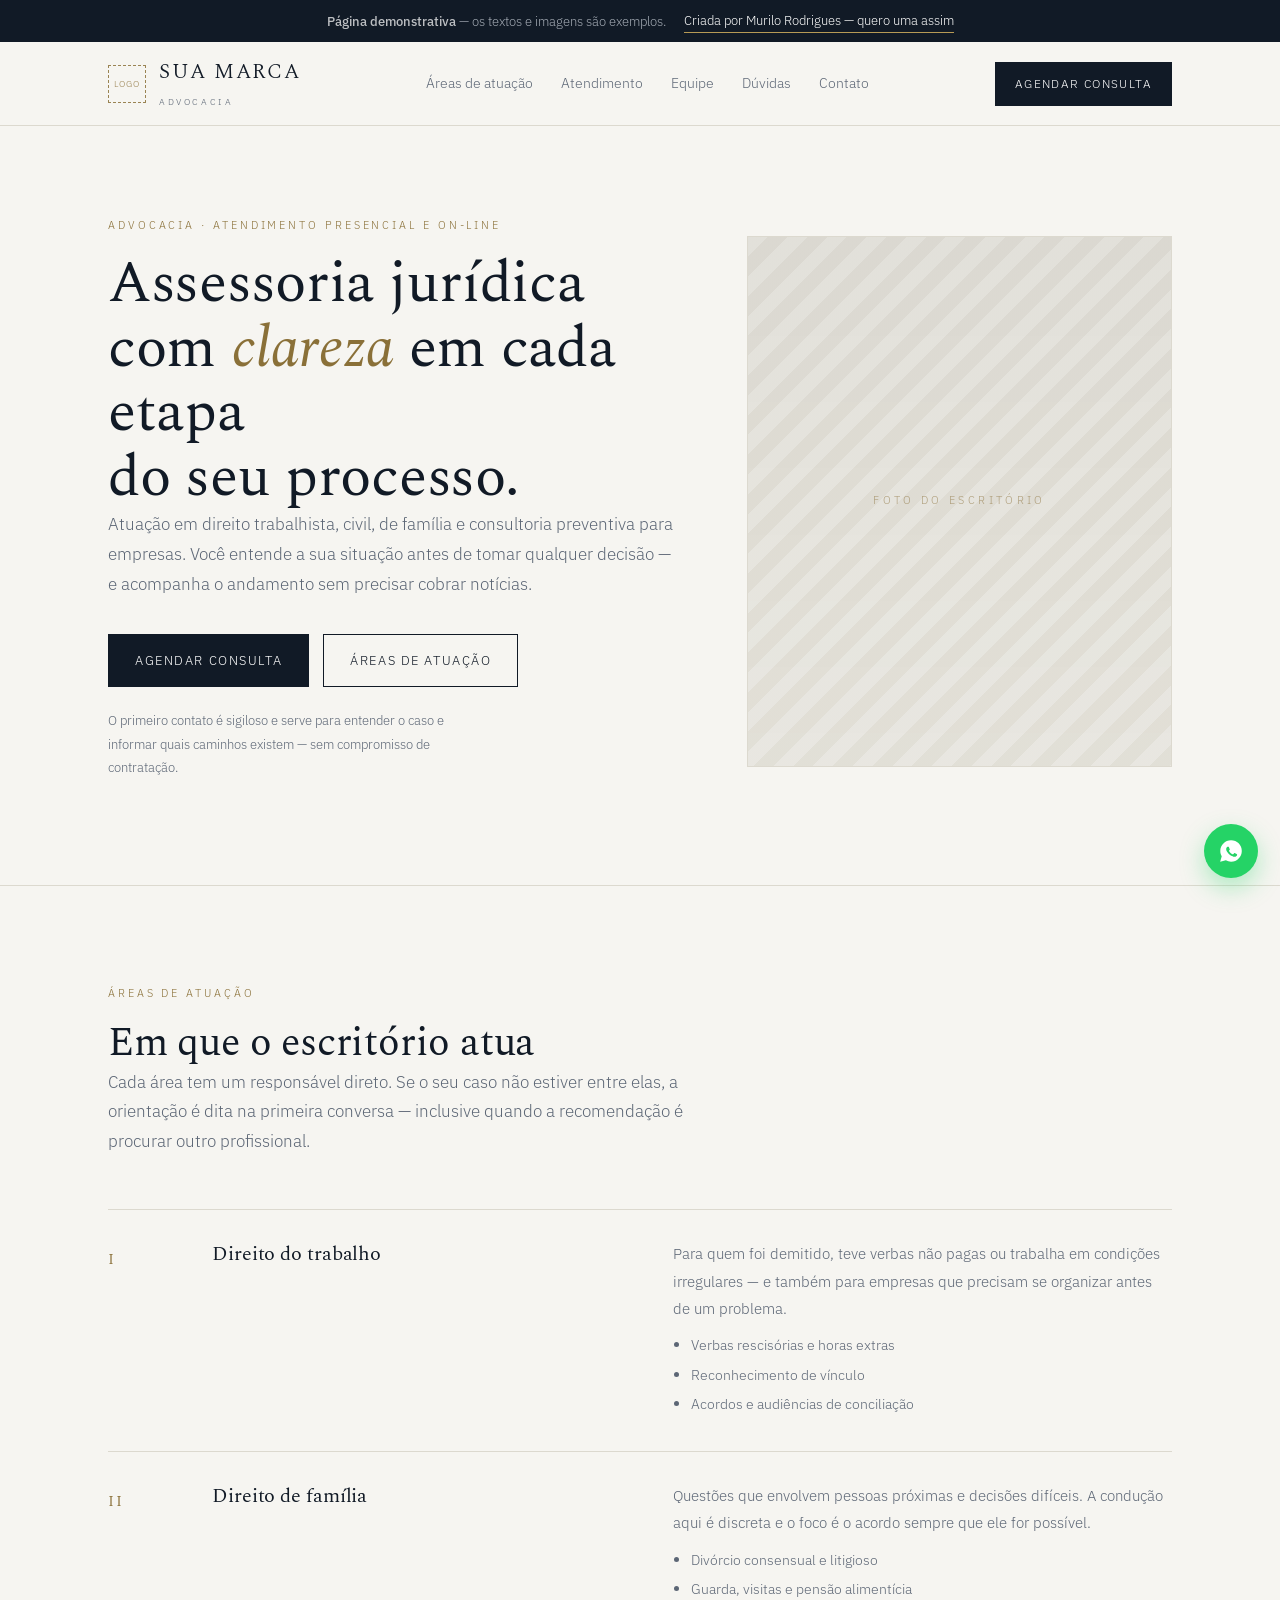
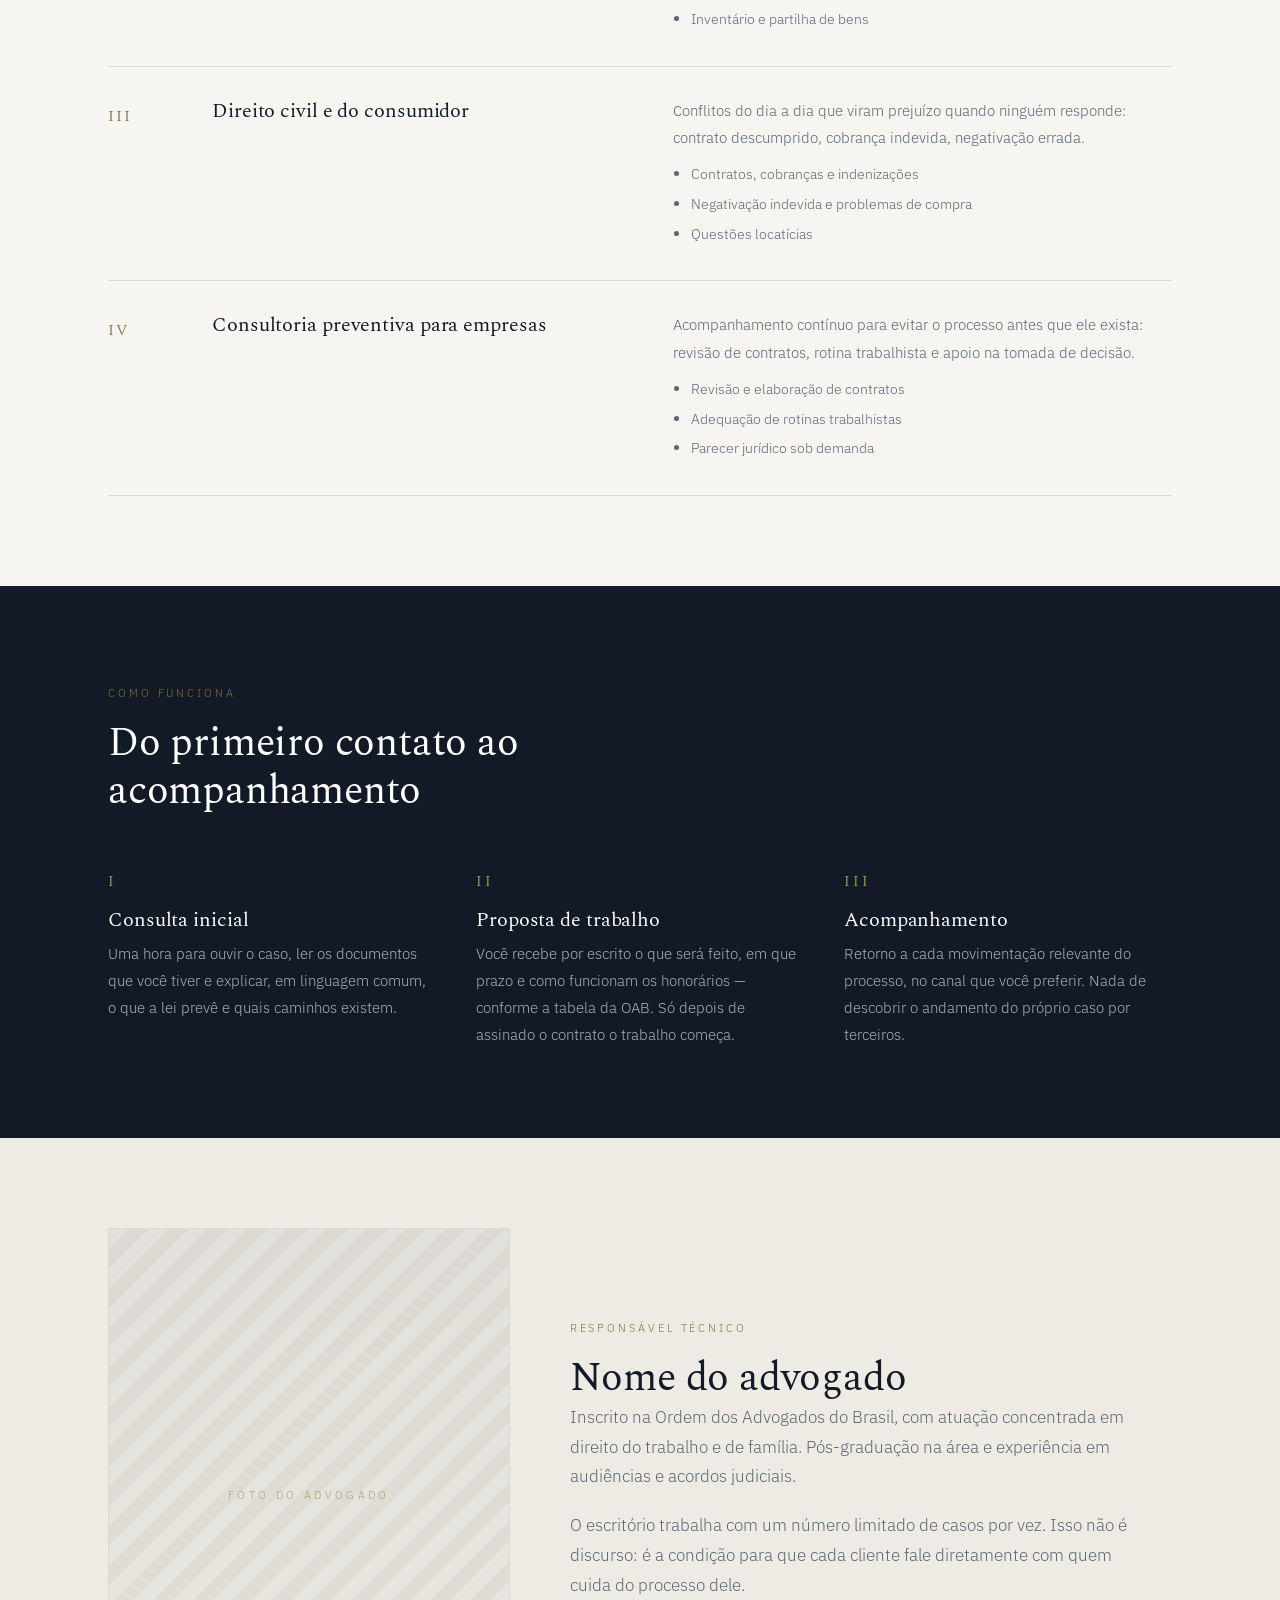
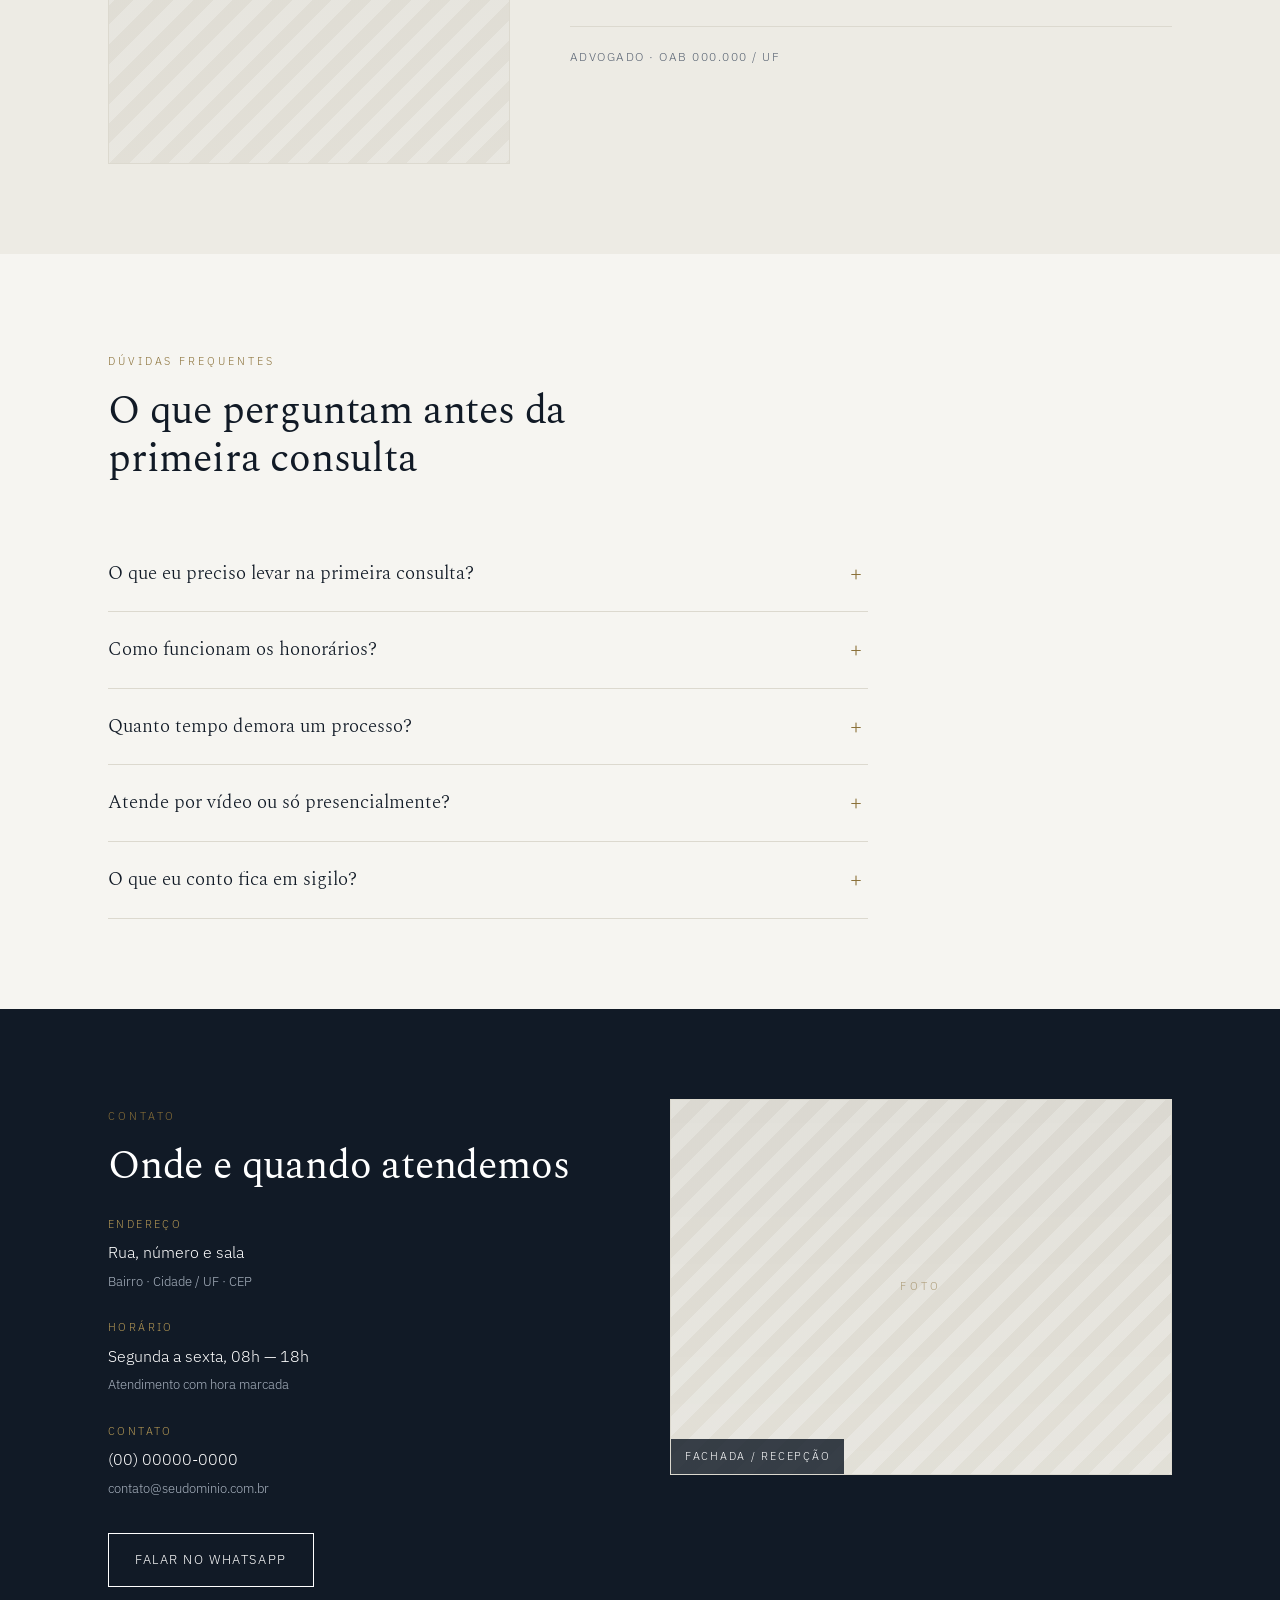
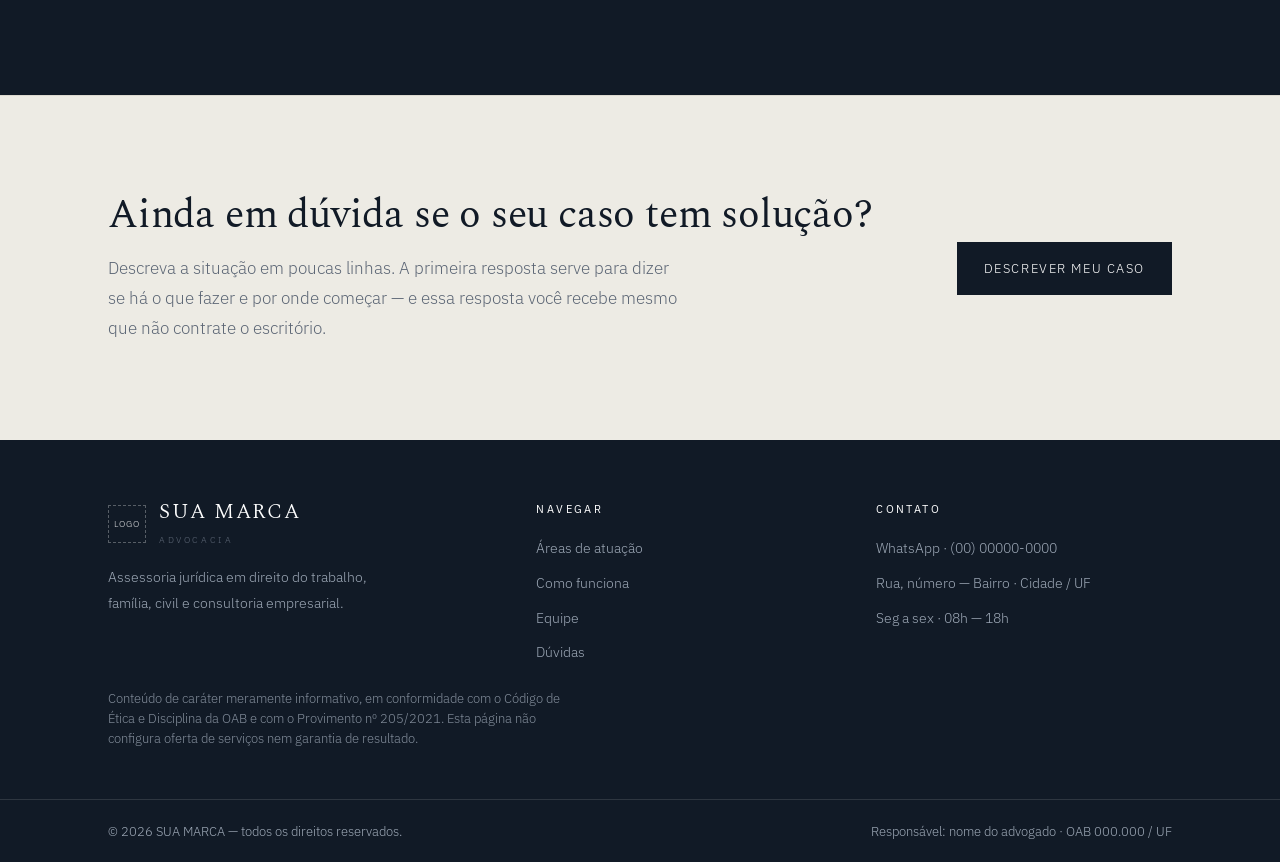
<file: advocacia.html>
<!DOCTYPE html>
<html lang="pt-BR">
<head>
<meta charset="UTF-8" />
<meta name="viewport" content="width=device-width, initial-scale=1.0" />
<meta name="robots" content="noindex, nofollow" />
<title>SUA MARCA — Advocacia</title>
<meta name="description" content="Modelo de página para escritório de advocacia: áreas de atuação, atendimento inicial, equipe e canais de contato, dentro do que o Código de Ética da OAB permite." />

<!-- =========================================================
     PÁGINA DEMONSTRATIVA — Murilo Rodrigues
     Modelo sem marca. Os campos do cliente ficam como espaço
     reservado, só para mostrar onde cada informação entra.

     CAMPOS A PREENCHER NA VERSÃO DO CLIENTE:
     1. SUA MARCA .......... nome e logo (topo, rodapé e blocos de foto)
     2. OAB 000.000 ........ inscrição do advogado responsável
     3. Endereço ........... rua, bairro, cidade e horários
     4. (00) 00000-0000 .... telefone exibido
     5. Blocos .ph ......... trocar por fotos reais (mesmo tamanho)
     6. Faixa .demo-bar .... remover na entrega final

     OBSERVAÇÃO IMPORTANTE (Provimento 205/2021 da OAB):
     publicidade de advogado é informativa, nunca mercantil.
     Por isso esta página NÃO traz preços, promessas de
     resultado, depoimentos de clientes nem chamadas do tipo
     "contrate agora". Não inclua nada disso na versão final.
     ========================================================= -->

<link rel="preconnect" href="https://fonts.googleapis.com" />
<link rel="preconnect" href="https://fonts.gstatic.com" crossorigin />
<link href="https://fonts.googleapis.com/css2?family=Spectral:ital,wght@0,300;0,400;0,500;0,600;1,300&family=IBM+Plex+Sans:wght@300;400;500;600&display=swap" rel="stylesheet" />

<script>
  window.GA_ID = 'G-ME1D6SH7L3';
  window.dataLayer = window.dataLayer || [];
  function gtag(){dataLayer.push(arguments);}
  (function(){
    var s = document.createElement('script');
    s.async = true; s.src = 'https://www.googletagmanager.com/gtag/js?id=' + window.GA_ID;
    document.head.appendChild(s);
    gtag('js', new Date());
    gtag('config', window.GA_ID, { send_page_view: true, page_title: 'demo_advocacia' });
  })();
</script>

<style>
:root{
  --ink:#111A26;
  --ink-2:#1B2837;
  --slate:#5C6675;
  --paper:#F6F5F1;
  --paper-2:#EDEBE4;
  --brass:#8A7038;
  --brass-lt:#B79A55;
  --line:#DCD9CF;
  --serif:'Spectral', Georgia, serif;
  --sans:'IBM Plex Sans', -apple-system, 'Segoe UI', sans-serif;
  --wrap:1120px;
}
*{box-sizing:border-box;}
html{scroll-behavior:smooth;}
body{
  margin:0;background:var(--paper);color:var(--ink);
  font-family:var(--sans);font-weight:300;font-size:17px;line-height:1.78;
  -webkit-font-smoothing:antialiased;
}
img{max-width:100%;display:block;}
a{color:inherit;}
:focus-visible{outline:2px solid var(--brass);outline-offset:3px;}
.wrap{width:100%;max-width:var(--wrap);margin:0 auto;padding:0 28px;}

h1,h2,h3{font-family:var(--serif);font-weight:400;margin:0;letter-spacing:-.005em;}
h1{font-size:clamp(2.3rem,4.6vw,3.6rem);line-height:1.12;}
h2{font-size:clamp(1.8rem,3.2vw,2.5rem);line-height:1.2;}
h3{font-size:1.22rem;line-height:1.35;}
p{margin:0 0 1.1em;}

.eyebrow{
  font-size:.7rem;letter-spacing:.26em;text-transform:uppercase;
  color:var(--brass);display:inline-block;margin-bottom:16px;
}
.lead{font-size:1.05rem;color:var(--slate);max-width:58ch;}

/* ---------- faixa da demo (única marca do Murilo) ---------- */
.demo-bar{background:var(--ink);color:#DDE3EB;font-size:.82rem;}
.demo-bar__in{
  max-width:var(--wrap);margin:0 auto;padding:9px 28px;
  display:flex;align-items:center;justify-content:center;gap:10px 18px;flex-wrap:wrap;text-align:center;
}
.demo-bar b{font-weight:500;color:#fff;}
.demo-bar span{opacity:.72;}
.demo-bar a{color:#fff;text-decoration:none;border-bottom:1px solid var(--brass-lt);white-space:nowrap;}
.demo-bar a:hover{color:var(--brass-lt);}

/* ---------- topo ---------- */
.top{position:sticky;top:0;z-index:40;background:rgba(246,245,241,.94);backdrop-filter:blur(10px);border-bottom:1px solid var(--line);}
.top__in{display:flex;align-items:center;justify-content:space-between;gap:24px;padding:15px 28px;max-width:var(--wrap);margin:0 auto;}
.brand{display:flex;align-items:center;gap:13px;text-decoration:none;}
.brand__mark{
  width:38px;height:38px;border:1px dashed var(--brass);
  display:grid;place-items:center;font-size:.56rem;letter-spacing:.1em;
  text-transform:uppercase;color:var(--brass);flex:none;opacity:.85;
}
.brand__name{font-family:var(--serif);font-size:1.32rem;line-height:1;letter-spacing:.09em;}
.brand__sub{display:block;font-size:.58rem;letter-spacing:.28em;text-transform:uppercase;color:var(--slate);margin-top:6px;}
.menu{display:flex;gap:28px;list-style:none;margin:0;padding:0;font-size:.88rem;}
.menu a{text-decoration:none;color:var(--slate);transition:color .2s;}
.menu a:hover{color:var(--brass);}

.btn{
  display:inline-flex;align-items:center;justify-content:center;gap:9px;
  padding:14px 26px;font-size:.82rem;letter-spacing:.12em;text-transform:uppercase;
  text-decoration:none;border:1px solid var(--ink);transition:all .24s ease;cursor:pointer;
}
.btn--solid{background:var(--ink);color:#fff;}
.btn--solid:hover{background:var(--brass);border-color:var(--brass);}
.btn--line{background:transparent;color:var(--ink);}
.btn--line:hover{background:var(--ink);color:#fff;}
.btn--sm{padding:11px 19px;font-size:.72rem;}
.top .btn{flex:none;}

/* ---------- hero ---------- */
.hero{padding:82px 0 90px;border-bottom:1px solid var(--line);}
.hero__grid{display:grid;grid-template-columns:1.15fr .85fr;gap:64px;align-items:center;}
.hero h1 em{font-style:italic;color:var(--brass);}
.hero__cta{display:flex;gap:14px;flex-wrap:wrap;margin-top:34px;}
.hero__note{font-size:.83rem;color:var(--slate);margin-top:22px;max-width:46ch;}
.hero .ph{aspect-ratio:4/5;}

/* bloco de imagem */
.ph{
  position:relative;overflow:hidden;
  background:
    linear-gradient(180deg, rgba(17,26,38,.05), rgba(17,26,38,.02)),
    repeating-linear-gradient(135deg, var(--paper-2) 0 14px, #E6E3DA 14px 28px);
  border:1px solid var(--line);
}
.ph::after{
  content:attr(data-mark);position:absolute;inset:0;display:grid;place-items:center;
  font-size:.7rem;letter-spacing:.3em;text-transform:uppercase;color:rgba(138,112,56,.6);text-align:center;
}
.ph--tag::before{
  content:attr(data-tag);position:absolute;left:0;bottom:0;z-index:2;
  background:rgba(17,26,38,.82);color:#fff;font-size:.68rem;letter-spacing:.16em;
  text-transform:uppercase;padding:8px 14px;
}

/* ---------- seções ---------- */
section{scroll-margin-top:82px;}
.band{padding:90px 0;}
.band--paper2{background:var(--paper-2);}
.band--ink{background:var(--ink);color:#D7DCE3;}
.band--ink h2,.band--ink h3{color:#fff;}
.band--ink .lead{color:#A9B3C0;}
.head{max-width:620px;margin-bottom:52px;}

/* ---------- áreas de atuação (assinatura: índice numerado) ---------- */
.areas{border-top:1px solid var(--line);}
.area{
  display:grid;grid-template-columns:76px 1fr 1.15fr;gap:28px;align-items:start;
  padding:30px 0;border-bottom:1px solid var(--line);
}
.area__n{font-family:var(--serif);font-size:1rem;color:var(--brass);letter-spacing:.14em;padding-top:5px;}
.area h3{padding-top:1px;}
.area p{margin:0;font-size:.96rem;color:var(--slate);}
.area ul{margin:10px 0 0;padding-left:18px;font-size:.9rem;color:var(--slate);}
.area li{margin-bottom:4px;}

/* ---------- etapas ---------- */
.steps{display:grid;grid-template-columns:repeat(3,1fr);gap:40px;}
.step__n{font-family:var(--serif);font-size:.95rem;color:var(--brass-lt);letter-spacing:.2em;display:block;margin-bottom:12px;}
.step p{font-size:.94rem;margin:8px 0 0;color:#A9B3C0;}

/* ---------- equipe ---------- */
.pro{display:grid;grid-template-columns:.8fr 1.2fr;gap:60px;align-items:center;}
.pro .ph{aspect-ratio:3/4;}
.pro__reg{font-size:.78rem;letter-spacing:.12em;text-transform:uppercase;color:var(--slate);border-top:1px solid var(--line);padding-top:18px;margin-top:26px;}

/* ---------- faq ---------- */
.faq{max-width:760px;}
details{border-bottom:1px solid var(--line);}
summary{list-style:none;cursor:pointer;padding:21px 40px 21px 0;position:relative;font-family:var(--serif);font-size:1.18rem;}
summary::-webkit-details-marker{display:none;}
summary::after{content:'+';position:absolute;right:6px;top:50%;transform:translateY(-50%);color:var(--brass);font-family:var(--sans);font-size:1.25rem;font-weight:300;}
details[open] summary::after{content:'–';}
details p{font-size:.95rem;color:var(--slate);margin:0 0 21px;max-width:64ch;}

/* ---------- contato ---------- */
.contact{display:grid;grid-template-columns:1fr 1fr;gap:60px;align-items:start;}
.dl{margin:0;font-size:.97rem;}
.dl dt{font-size:.68rem;letter-spacing:.22em;text-transform:uppercase;color:var(--brass-lt);margin-top:24px;}
.dl dd{margin:5px 0 0;color:#fff;font-weight:300;}
.dl dd small{color:#A9B3C0;}
.contact .ph{aspect-ratio:4/3;}

/* ---------- cta ---------- */
.close{padding:96px 0;background:var(--paper-2);border-top:1px solid var(--line);}
.close__in{display:grid;grid-template-columns:1.3fr auto;gap:44px;align-items:center;}

/* ---------- rodapé ---------- */
.foot{background:var(--ink);color:#9EA9B7;padding:60px 0 0;font-size:.9rem;}
.foot__grid{display:grid;grid-template-columns:1.3fr 1fr 1fr;gap:44px;}
.foot h4{font-size:.68rem;letter-spacing:.22em;text-transform:uppercase;color:#fff;margin:0 0 16px;font-weight:400;font-family:var(--sans);}
.foot ul{list-style:none;margin:0;padding:0;}
.foot li{margin-bottom:9px;}
.foot a{text-decoration:none;}
.foot a:hover{color:var(--brass-lt);}
.foot .brand__name{color:#fff;}
.foot .brand__mark{border-color:rgba(255,255,255,.35);color:#fff;}
.foot__bottom{border-top:1px solid rgba(255,255,255,.12);margin-top:50px;padding:20px 0;font-size:.79rem;}
.foot__bottom .wrap{display:flex;justify-content:space-between;gap:16px;flex-wrap:wrap;}
.foot__ethic{font-size:.79rem;line-height:1.6;max-width:60ch;opacity:.8;margin-top:14px;}

/* ---------- whatsapp ---------- */
.wa{position:fixed;right:22px;bottom:22px;z-index:60;width:54px;height:54px;border-radius:50%;background:#25D366;color:#fff;display:grid;place-items:center;box-shadow:0 10px 24px rgba(37,211,102,.34);transition:transform .2s;}
.wa:hover{transform:scale(1.07);}

.rv{opacity:0;transform:translateY(20px);transition:opacity .7s ease,transform .7s ease;}
.rv.on{opacity:1;transform:none;}
@media (prefers-reduced-motion:reduce){
  *{transition:none!important;animation:none!important;}
  .rv{opacity:1;transform:none;}
  html{scroll-behavior:auto;}
}

@media (max-width:980px){
  .menu{display:none;}
  .hero{padding:54px 0 62px;}
  .hero__grid,.pro,.contact,.close__in{grid-template-columns:1fr;gap:40px;}
  .hero .ph{aspect-ratio:5/4;}
  .steps{grid-template-columns:1fr;gap:30px;}
  .area{grid-template-columns:40px 1fr;gap:16px;}
  .area h3{grid-column:2;}
  .area > div{grid-column:2;margin-top:6px;}
  .band{padding:62px 0;}
}
@media (max-width:560px){
  body{font-size:16px;}
  .wrap,.top__in,.demo-bar__in{padding-left:20px;padding-right:20px;}
  .top__in .btn{padding:10px 13px;font-size:.66rem;}
  .brand__name{font-size:1.12rem;}
  .foot__grid{grid-template-columns:1fr;gap:34px;}
}

/* ================= AJUSTES MOBILE ================= */
body{overflow-x:hidden;}
.top__actions{display:flex;align-items:center;gap:10px;}
.burger{
  display:none;width:42px;height:42px;flex:none;padding:0;cursor:pointer;
  border:1px solid var(--line);border-radius:2px;background:transparent;place-items:center;
}
.burger span{display:block;width:18px;height:2px;background:var(--ink);margin:2.5px 0;transition:transform .25s,opacity .2s;}
.burger[aria-expanded="true"] span:nth-child(1){transform:translateY(7px) rotate(45deg);}
.burger[aria-expanded="true"] span:nth-child(2){opacity:0;}
.burger[aria-expanded="true"] span:nth-child(3){transform:translateY(-7px) rotate(-45deg);}

@media (max-width:980px){
  .burger{display:grid;}
  #nav{
    position:absolute;top:100%;left:0;right:0;background:rgba(246,245,241,.98);
    border-bottom:1px solid var(--line);max-height:0;overflow:hidden;
    transition:max-height .3s ease;box-shadow:0 16px 28px rgba(0,0,0,.08);
  }
  #nav.open{max-height:62vh;overflow-y:auto;}
  .menu{display:flex;flex-direction:column;gap:0;padding:4px 28px 14px;font-size:1rem;}
  .menu li{border-bottom:1px solid var(--line);}
  .menu li:last-child{border-bottom:0;}
  .menu a{display:block;padding:14px 0;}
}
@media (max-width:560px){
  .brand__sub{display:none;}
  .top__in{gap:12px;}
  .top__in .btn{padding:10px 12px;font-size:.66rem;letter-spacing:.06em;}
  .foot{padding-bottom:64px;}
}
</style>
</head>
<body>

<!-- ÚNICA MARCA DO MURILO NA PÁGINA -->
<div class="demo-bar">
  <div class="demo-bar__in">
    <span><b>Página demonstrativa</b> — os textos e imagens são exemplos.</span>
    <a href="https://wa.me/5584986329566?text=Ol%C3%A1%20Murilo%2C%20vi%20a%20p%C3%A1gina%20modelo%20de%20advocacia%20e%20quero%20uma%20assim" target="_blank" rel="noopener" data-wa-loc="demo_topo" data-produto="modelo_advocacia">Criada por Murilo Rodrigues — quero uma assim</a>
  </div>
</div>

<header class="top">
  <div class="top__in">
    <a href="#inicio" class="brand" aria-label="Sua marca">
      <span class="brand__mark" aria-hidden="true">logo</span>
      <span>
        <span class="brand__name">SUA MARCA</span>
        <span class="brand__sub">Advocacia</span>
      </span>
    </a>
    <nav id="nav">
      <ul class="menu">
        <li><a href="#atuacao">Áreas de atuação</a></li>
        <li><a href="#atendimento">Atendimento</a></li>
        <li><a href="#equipe">Equipe</a></li>
        <li><a href="#duvidas">Dúvidas</a></li>
        <li><a href="#contato">Contato</a></li>
      </ul>
    </nav>
    <div class="top__actions">
      <a href="https://wa.me/5584986329566?text=Ol%C3%A1%2C%20gostaria%20de%20agendar%20uma%20consulta" target="_blank" rel="noopener" class="btn btn--solid btn--sm" data-wa-loc="header">Agendar consulta</a>
      <button class="burger" id="burger" type="button" aria-label="Abrir menu" aria-expanded="false" aria-controls="nav">
        <span></span><span></span><span></span>
      </button>
    </div>
  </div>
</header>

<!-- HERO -->
<section class="hero" id="inicio">
  <div class="wrap hero__grid">
    <div class="rv">
      <span class="eyebrow">Advocacia · Atendimento presencial e on-line</span>
      <h1>Assessoria jurídica<br>com <em>clareza</em> em cada etapa<br>do seu processo.</h1>
      <p class="lead">Atuação em direito trabalhista, civil, de família e consultoria preventiva para empresas. Você entende a sua situação antes de tomar qualquer decisão — e acompanha o andamento sem precisar cobrar notícias.</p>
      <div class="hero__cta">
        <a href="https://wa.me/5584986329566?text=Ol%C3%A1%2C%20gostaria%20de%20agendar%20uma%20consulta" target="_blank" rel="noopener" class="btn btn--solid" data-wa-loc="hero">Agendar consulta</a>
        <a href="#atuacao" class="btn btn--line">Áreas de atuação</a>
      </div>
      <p class="hero__note">O primeiro contato é sigiloso e serve para entender o caso e informar quais caminhos existem — sem compromisso de contratação.</p>
    </div>
    <div class="rv">
      <div class="ph" data-mark="foto do escritório" role="img" aria-label="Espaço reservado para foto do escritório"></div>
    </div>
  </div>
</section>

<!-- ÁREAS DE ATUAÇÃO -->
<section class="band" id="atuacao">
  <div class="wrap">
    <div class="head rv">
      <span class="eyebrow">Áreas de atuação</span>
      <h2>Em que o escritório atua</h2>
      <p class="lead">Cada área tem um responsável direto. Se o seu caso não estiver entre elas, a orientação é dita na primeira conversa — inclusive quando a recomendação é procurar outro profissional.</p>
    </div>

    <div class="areas rv">
      <article class="area">
        <span class="area__n">I</span>
        <h3>Direito do trabalho</h3>
        <div>
          <p>Para quem foi demitido, teve verbas não pagas ou trabalha em condições irregulares — e também para empresas que precisam se organizar antes de um problema.</p>
          <ul>
            <li>Verbas rescisórias e horas extras</li>
            <li>Reconhecimento de vínculo</li>
            <li>Acordos e audiências de conciliação</li>
          </ul>
        </div>
      </article>

      <article class="area">
        <span class="area__n">II</span>
        <h3>Direito de família</h3>
        <div>
          <p>Questões que envolvem pessoas próximas e decisões difíceis. A condução aqui é discreta e o foco é o acordo sempre que ele for possível.</p>
          <ul>
            <li>Divórcio consensual e litigioso</li>
            <li>Guarda, visitas e pensão alimentícia</li>
            <li>Inventário e partilha de bens</li>
          </ul>
        </div>
      </article>

      <article class="area">
        <span class="area__n">III</span>
        <h3>Direito civil e do consumidor</h3>
        <div>
          <p>Conflitos do dia a dia que viram prejuízo quando ninguém responde: contrato descumprido, cobrança indevida, negativação errada.</p>
          <ul>
            <li>Contratos, cobranças e indenizações</li>
            <li>Negativação indevida e problemas de compra</li>
            <li>Questões locatícias</li>
          </ul>
        </div>
      </article>

      <article class="area">
        <span class="area__n">IV</span>
        <h3>Consultoria preventiva para empresas</h3>
        <div>
          <p>Acompanhamento contínuo para evitar o processo antes que ele exista: revisão de contratos, rotina trabalhista e apoio na tomada de decisão.</p>
          <ul>
            <li>Revisão e elaboração de contratos</li>
            <li>Adequação de rotinas trabalhistas</li>
            <li>Parecer jurídico sob demanda</li>
          </ul>
        </div>
      </article>
    </div>
  </div>
</section>

<!-- ATENDIMENTO -->
<section class="band band--ink" id="atendimento">
  <div class="wrap">
    <div class="head rv">
      <span class="eyebrow">Como funciona</span>
      <h2>Do primeiro contato ao acompanhamento</h2>
    </div>
    <div class="steps">
      <div class="step rv">
        <span class="step__n">I</span>
        <h3>Consulta inicial</h3>
        <p>Uma hora para ouvir o caso, ler os documentos que você tiver e explicar, em linguagem comum, o que a lei prevê e quais caminhos existem.</p>
      </div>
      <div class="step rv">
        <span class="step__n">II</span>
        <h3>Proposta de trabalho</h3>
        <p>Você recebe por escrito o que será feito, em que prazo e como funcionam os honorários — conforme a tabela da OAB. Só depois de assinado o contrato o trabalho começa.</p>
      </div>
      <div class="step rv">
        <span class="step__n">III</span>
        <h3>Acompanhamento</h3>
        <p>Retorno a cada movimentação relevante do processo, no canal que você preferir. Nada de descobrir o andamento do próprio caso por terceiros.</p>
      </div>
    </div>
  </div>
</section>

<!-- EQUIPE -->
<section class="band band--paper2" id="equipe">
  <div class="wrap pro">
    <div class="rv"><div class="ph" data-mark="foto do advogado" role="img" aria-label="Espaço reservado para foto do advogado responsável"></div></div>
    <div class="rv">
      <span class="eyebrow">Responsável técnico</span>
      <h2>Nome do advogado</h2>
      <p class="lead">Inscrito na Ordem dos Advogados do Brasil, com atuação concentrada em direito do trabalho e de família. Pós-graduação na área e experiência em audiências e acordos judiciais.</p>
      <p class="lead">O escritório trabalha com um número limitado de casos por vez. Isso não é discurso: é a condição para que cada cliente fale diretamente com quem cuida do processo dele.</p>
      <p class="pro__reg">Advogado · OAB 000.000 / UF</p>
    </div>
  </div>
</section>

<!-- DÚVIDAS -->
<section class="band" id="duvidas">
  <div class="wrap">
    <div class="head rv">
      <span class="eyebrow">Dúvidas frequentes</span>
      <h2>O que perguntam antes da primeira consulta</h2>
    </div>
    <div class="faq rv">
      <details>
        <summary>O que eu preciso levar na primeira consulta?</summary>
        <p>Documento com foto e o que você tiver do caso: contrato, carteira de trabalho, mensagens, comprovantes, notificações. Se não tiver nada em mãos, venha assim mesmo — a conversa já ajuda a saber o que buscar.</p>
      </details>
      <details>
        <summary>Como funcionam os honorários?</summary>
        <p>Os valores seguem a tabela da OAB e variam conforme a complexidade e a duração do caso. Eles são apresentados por escrito na proposta de trabalho, antes de qualquer contratação. Por determinação do Código de Ética, não divulgamos preços em página pública.</p>
      </details>
      <details>
        <summary>Quanto tempo demora um processo?</summary>
        <p>Depende da vara, da complexidade e da possibilidade de acordo. Na consulta inicial é apresentada uma estimativa realista com base em casos semelhantes — sem garantia de prazo ou de resultado, o que nenhum advogado pode oferecer.</p>
      </details>
      <details>
        <summary>Atende por vídeo ou só presencialmente?</summary>
        <p>Os dois. A consulta pode ser feita por videochamada com o mesmo sigilo do atendimento presencial, e documentos podem ser assinados digitalmente.</p>
      </details>
      <details>
        <summary>O que eu conto fica em sigilo?</summary>
        <p>Sim. O sigilo profissional é dever legal do advogado e vale desde o primeiro contato, mesmo que você decida não contratar o escritório.</p>
      </details>
    </div>
  </div>
</section>

<!-- CONTATO -->
<section class="band band--ink" id="contato">
  <div class="wrap contact">
    <div class="rv">
      <span class="eyebrow">Contato</span>
      <h2>Onde e quando atendemos</h2>
      <dl class="dl">
        <dt>Endereço</dt>
        <dd>Rua, número e sala<br><small>Bairro · Cidade / UF · CEP</small></dd>
        <dt>Horário</dt>
        <dd>Segunda a sexta, 08h — 18h<br><small>Atendimento com hora marcada</small></dd>
        <dt>Contato</dt>
        <dd>(00) 00000-0000<br><small>contato@seudominio.com.br</small></dd>
      </dl>
      <p style="margin-top:32px">
        <a href="https://wa.me/5584986329566?text=Ol%C3%A1%2C%20gostaria%20de%20agendar%20uma%20consulta" target="_blank" rel="noopener" class="btn btn--solid" style="border-color:#fff" data-wa-loc="contato">Falar no WhatsApp</a>
      </p>
    </div>
    <div class="rv"><div class="ph ph--tag" data-mark="foto" data-tag="Fachada / recepção" role="img" aria-label="Espaço reservado para foto da fachada"></div></div>
  </div>
</section>

<!-- CTA -->
<section class="close">
  <div class="wrap close__in rv">
    <div>
      <h2>Ainda em dúvida se o seu caso tem solução?</h2>
      <p class="lead" style="margin:14px 0 0">Descreva a situação em poucas linhas. A primeira resposta serve para dizer se há o que fazer e por onde começar — e essa resposta você recebe mesmo que não contrate o escritório.</p>
    </div>
    <a href="https://wa.me/5584986329566?text=Ol%C3%A1%2C%20gostaria%20de%20agendar%20uma%20consulta" target="_blank" rel="noopener" class="btn btn--solid" data-wa-loc="cta_final">Descrever meu caso</a>
  </div>
</section>

<!-- RODAPÉ -->
<footer class="foot">
  <div class="wrap foot__grid">
    <div>
      <div class="brand" style="margin-bottom:16px">
        <span class="brand__mark" aria-hidden="true">logo</span>
        <span>
          <span class="brand__name">SUA MARCA</span>
          <span class="brand__sub">Advocacia</span>
        </span>
      </div>
      <p style="max-width:38ch;margin:0">Assessoria jurídica em direito do trabalho, família, civil e consultoria empresarial.</p>
    </div>
    <div>
      <h4>Navegar</h4>
      <ul>
        <li><a href="#atuacao">Áreas de atuação</a></li>
        <li><a href="#atendimento">Como funciona</a></li>
        <li><a href="#equipe">Equipe</a></li>
        <li><a href="#duvidas">Dúvidas</a></li>
      </ul>
    </div>
    <div>
      <h4>Contato</h4>
      <ul>
        <li><a href="https://wa.me/5584986329566?text=Ol%C3%A1%2C%20gostaria%20de%20agendar%20uma%20consulta" target="_blank" rel="noopener" data-wa-loc="rodape">WhatsApp · (00) 00000-0000</a></li>
        <li><a href="#contato">Rua, número — Bairro · Cidade / UF</a></li>
        <li><a href="#contato">Seg a sex · 08h — 18h</a></li>
      </ul>
    </div>
  </div>
  <div class="wrap">
    <p class="foot__ethic">Conteúdo de caráter meramente informativo, em conformidade com o Código de Ética e Disciplina da OAB e com o Provimento nº 205/2021. Esta página não configura oferta de serviços nem garantia de resultado.</p>
  </div>
  <div class="foot__bottom">
    <div class="wrap">
      <span>© <span id="ano"></span> SUA MARCA — todos os direitos reservados.</span>
      <span>Responsável: nome do advogado · OAB 000.000 / UF</span>
    </div>
  </div>
</footer>

<a href="https://wa.me/5584986329566?text=Ol%C3%A1%2C%20gostaria%20de%20agendar%20uma%20consulta" target="_blank" rel="noopener" class="wa" aria-label="Falar no WhatsApp" data-wa-loc="flutuante">
  <svg viewBox="0 0 24 24" width="26" height="26" fill="currentColor" aria-hidden="true"><path d="M12.04 2C6.58 2 2.13 6.45 2.13 11.91c0 1.75.46 3.45 1.32 4.95L2 22l5.25-1.38a9.9 9.9 0 0 0 4.79 1.22h.01c5.46 0 9.91-4.45 9.91-9.91 0-2.65-1.03-5.14-2.9-7.01A9.82 9.82 0 0 0 12.04 2Zm5.41 14.13c-.21.58-1.2 1.11-1.68 1.18-.43.06-.97.09-1.56-.1-.36-.11-.82-.26-1.41-.52-2.48-1.07-4.11-3.57-4.23-3.74-.12-.16-1.01-1.34-1.01-2.56 0-1.22.63-1.82.86-2.07.23-.25.49-.31.66-.31h.48c.16.01.36-.05.56.43.2.5.7 1.72.76 1.84.06.12.1.26.02.43-.08.16-.12.27-.25.41-.12.14-.26.32-.37.43-.12.13-.25.26-.11.51.15.25.64 1.06 1.38 1.72.94.84 1.74 1.11 1.99 1.23.25.13.4.11.54-.06.15-.16.63-.72.79-.97.17-.25.33-.21.56-.13.22.09 1.44.69 1.69.81.25.12.41.18.47.28.07.11.07.6-.14 1.18Z"/></svg>
</a>

<script>
  document.getElementById('ano').textContent = new Date().getFullYear();

  (function(){
    var els = document.querySelectorAll('.rv');
    if (!('IntersectionObserver' in window)) { els.forEach(function(e){ e.classList.add('on'); }); return; }
    var io = new IntersectionObserver(function(en){
      en.forEach(function(e){ if (e.isIntersecting){ e.target.classList.add('on'); io.unobserve(e.target); } });
    }, { threshold:.14, rootMargin:'0px 0px -40px 0px' });
    els.forEach(function(e){ io.observe(e); });
  })();

  document.querySelectorAll('a[href*="wa.me"]').forEach(function(a){
    a.addEventListener('click', function(){
      if (typeof gtag !== 'function') return;
      gtag('event', 'whatsapp_click', {
        botao: a.getAttribute('data-wa-loc') || 'outro',
        produto: a.getAttribute('data-produto') || 'demo_advocacia',
        event_category: 'conversao'
      });
    });
  });
</script>

<script>
  /* menu mobile */
  (function(){
    var b = document.getElementById('burger'), n = document.getElementById('nav');
    if (!b || !n) return;
    function fecha(){ n.classList.remove('open'); b.setAttribute('aria-expanded','false'); }
    b.addEventListener('click', function(){
      var aberto = n.classList.toggle('open');
      b.setAttribute('aria-expanded', aberto ? 'true' : 'false');
    });
    n.addEventListener('click', function(e){ if (e.target.tagName === 'A') fecha(); });
    document.addEventListener('keydown', function(e){ if (e.key === 'Escape') fecha(); });
    window.addEventListener('resize', function(){ if (window.innerWidth > 980) fecha(); });
  })();
</script>
</body>
</html>
</file>
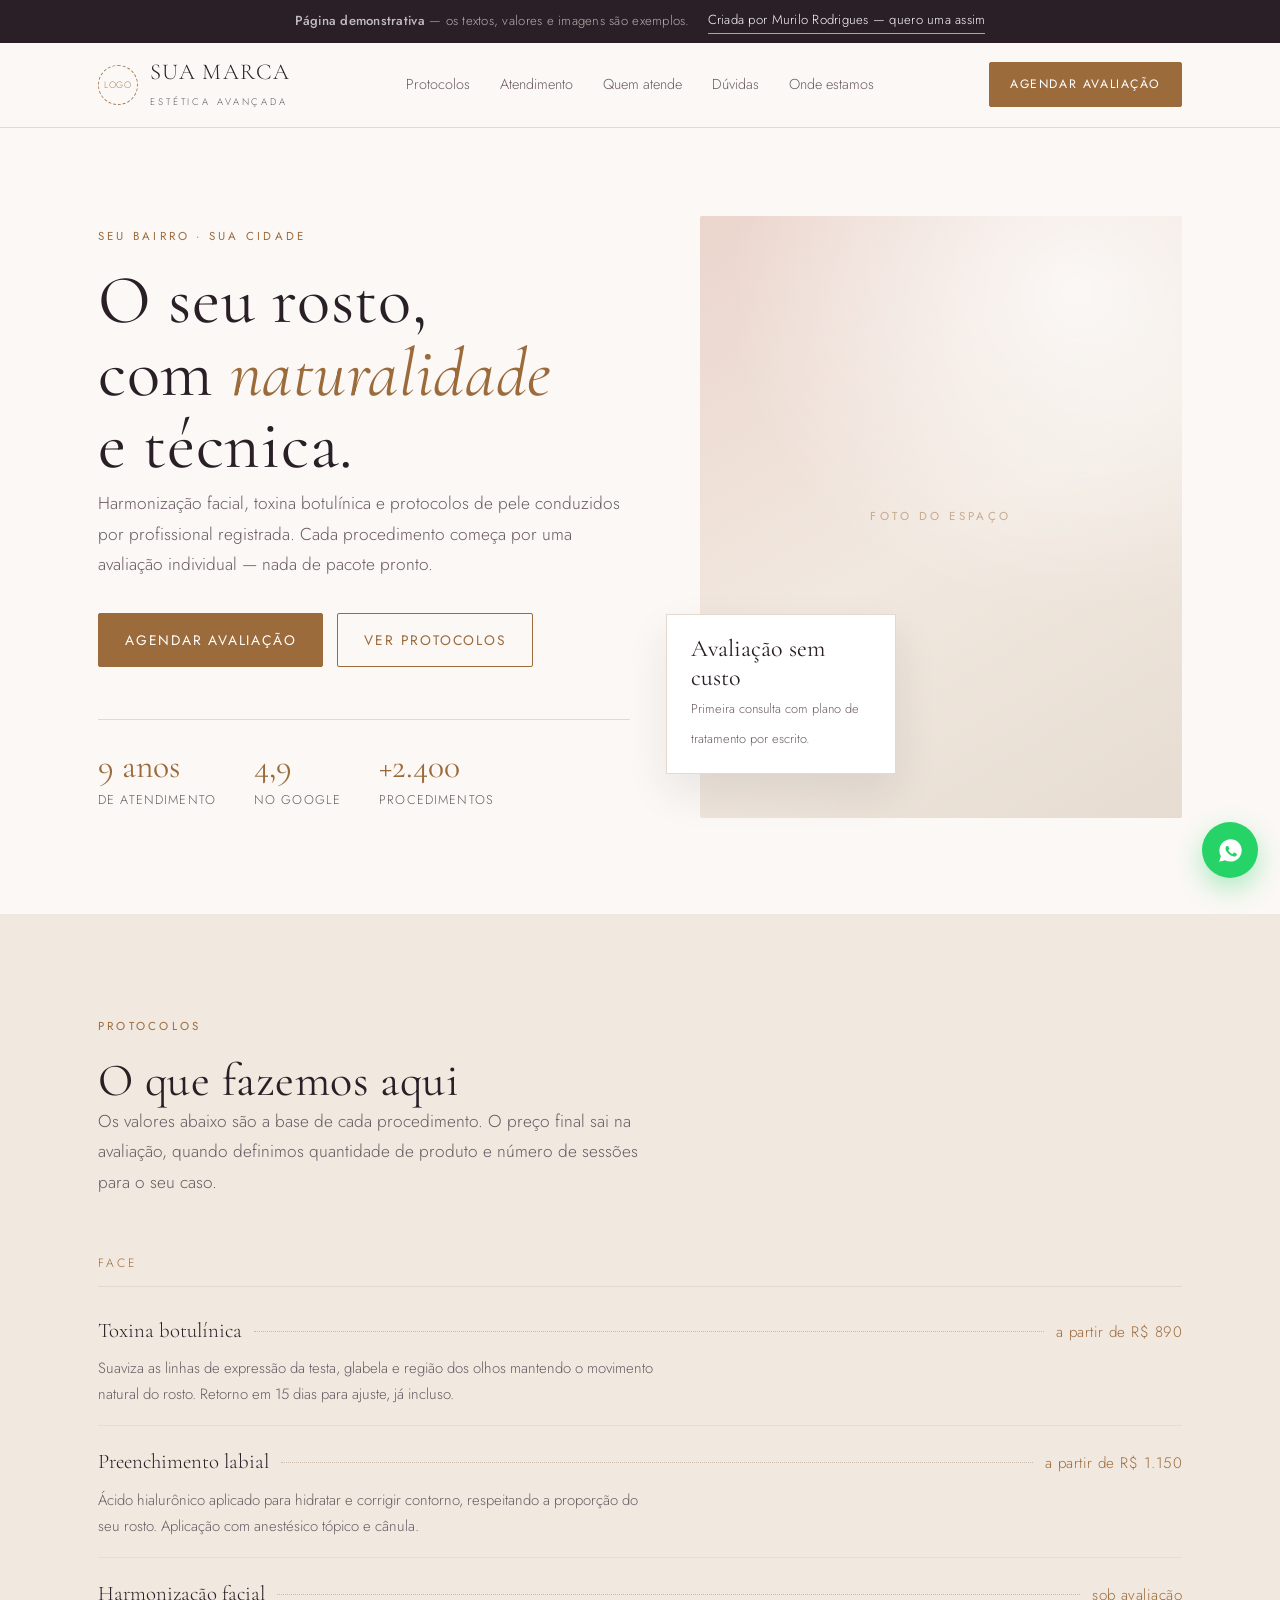
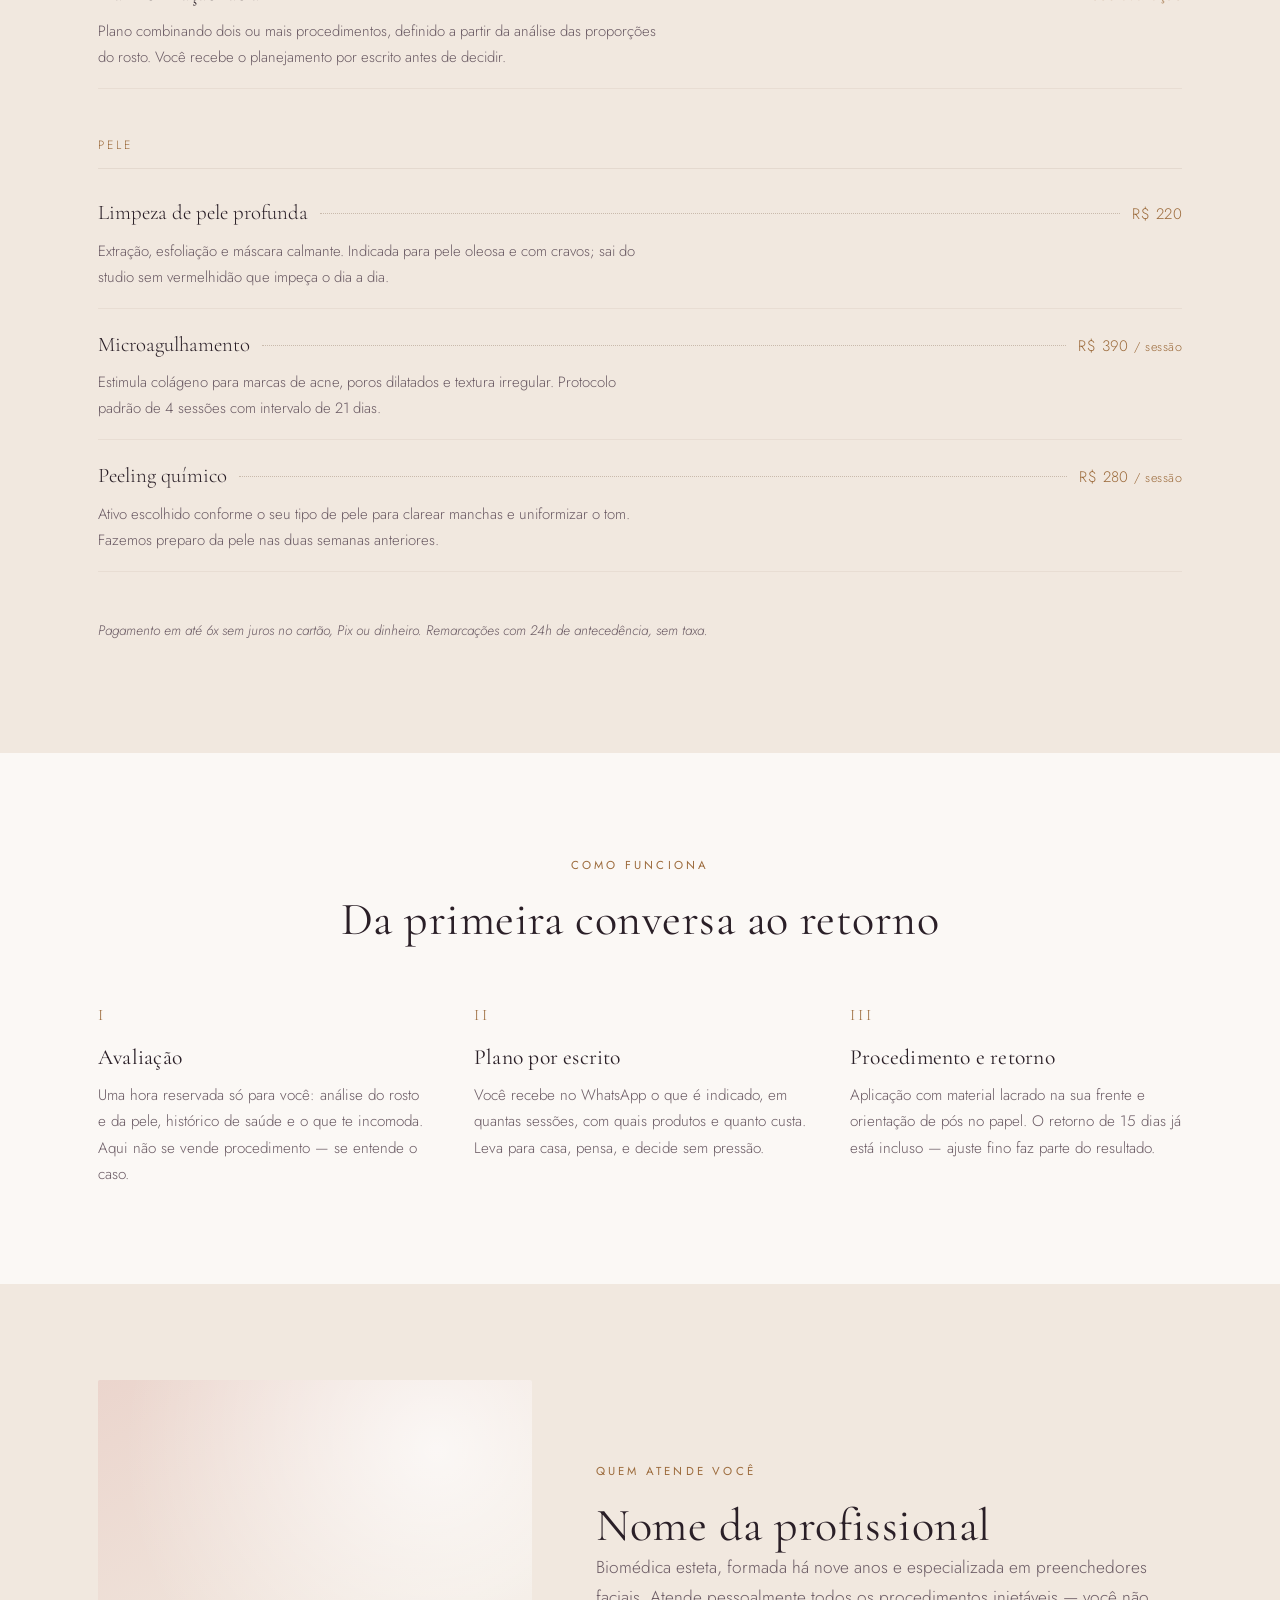
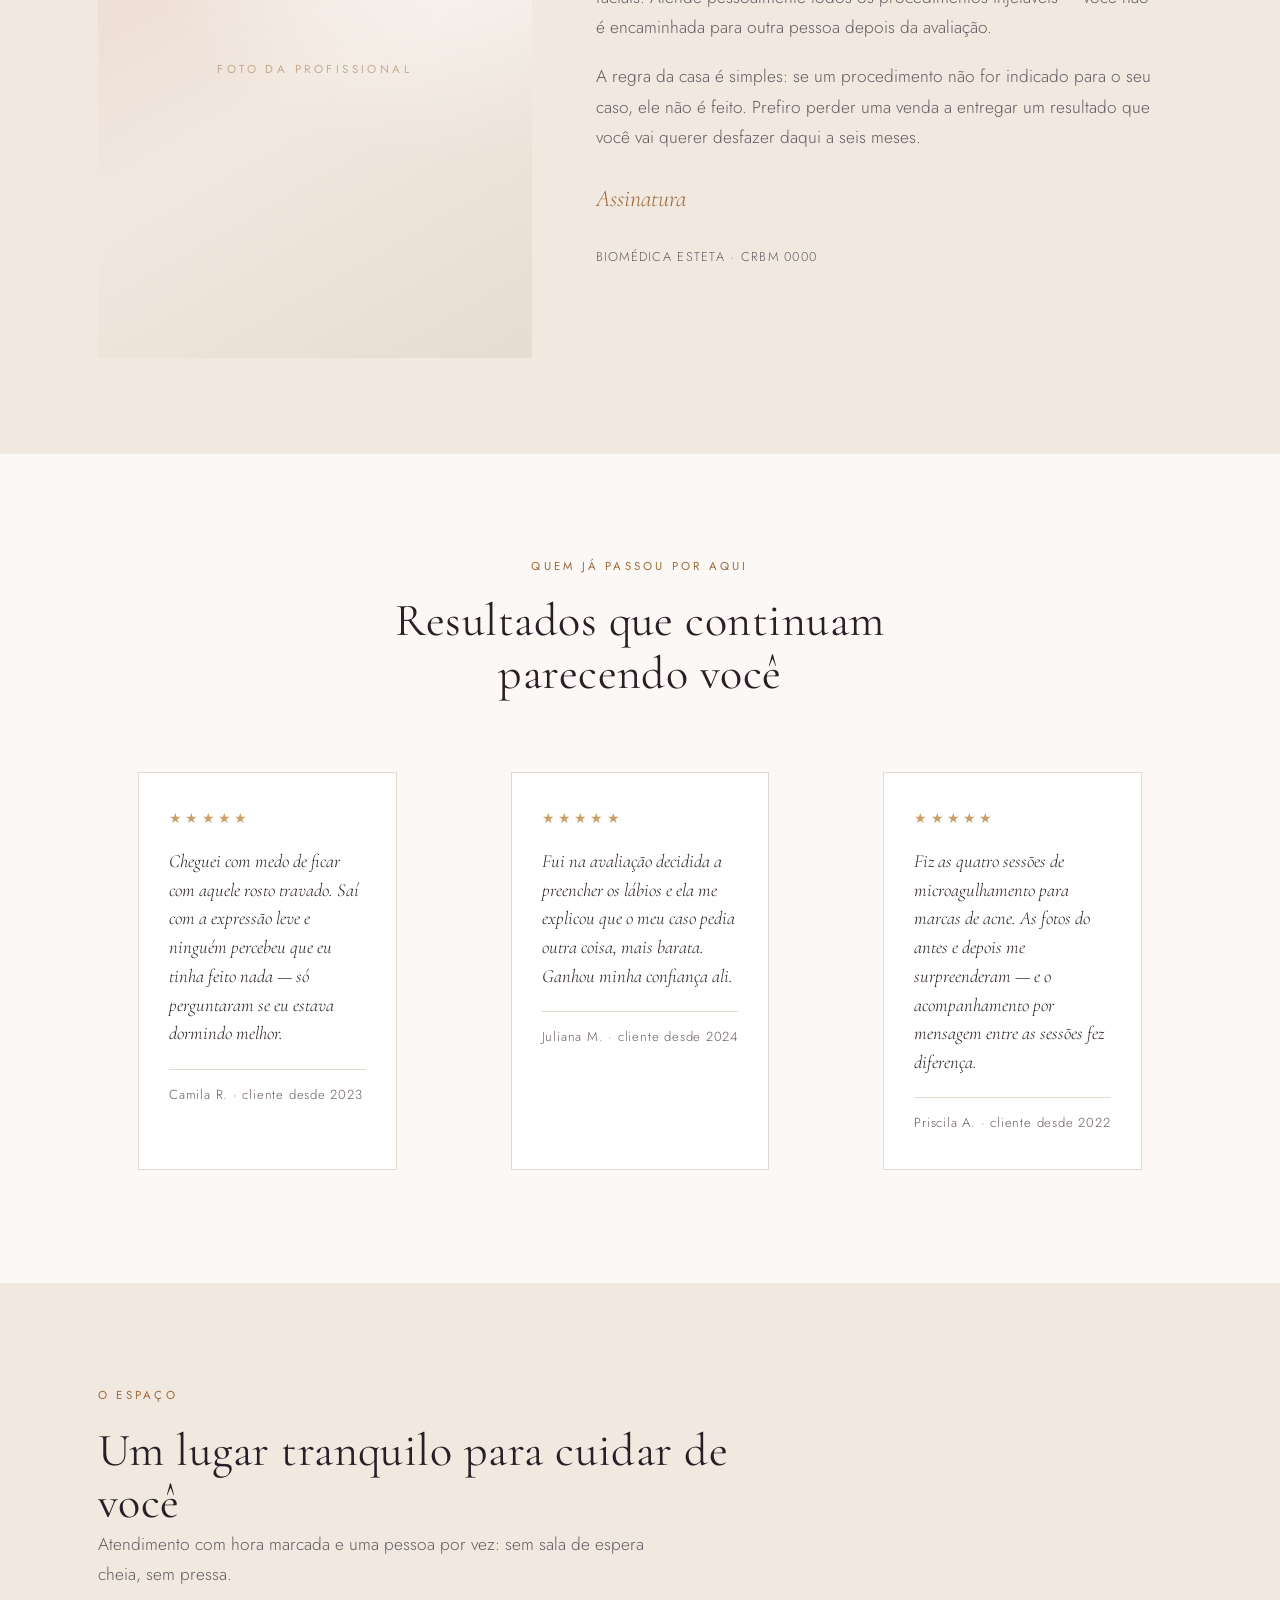
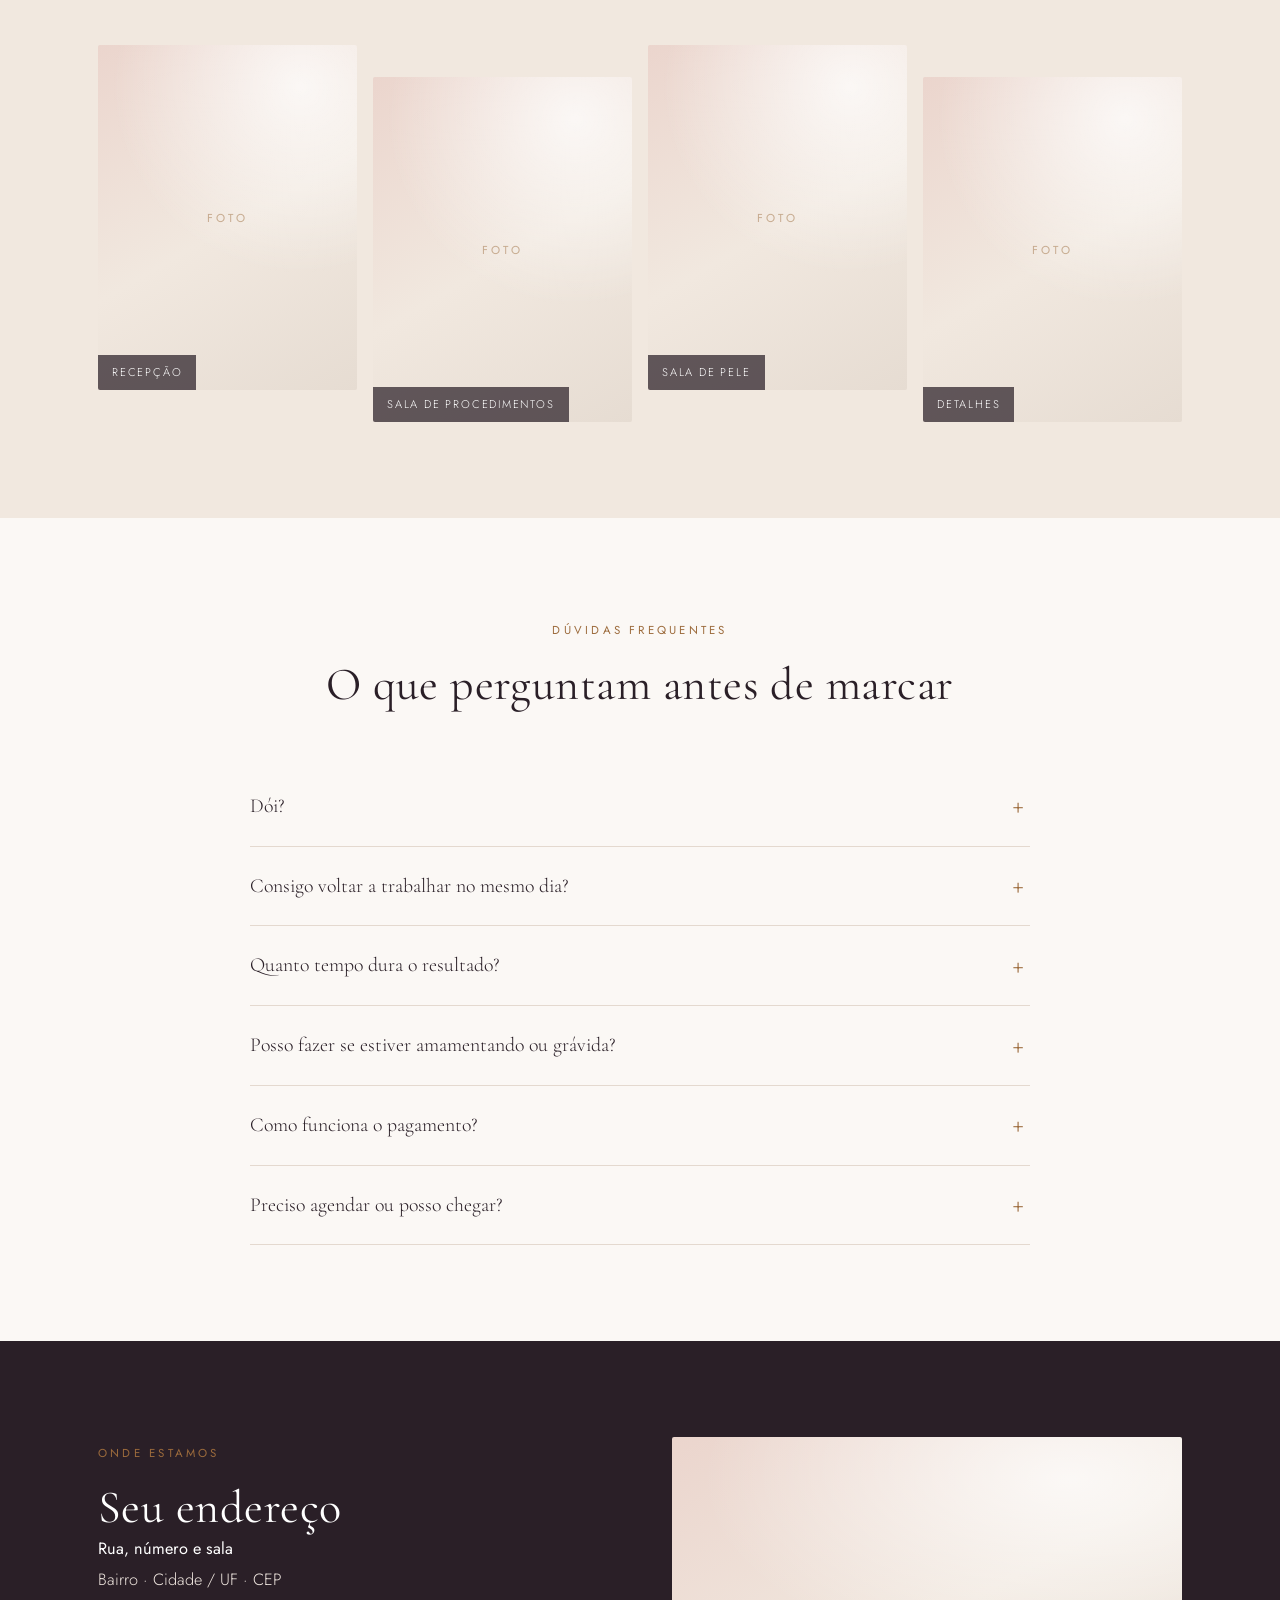
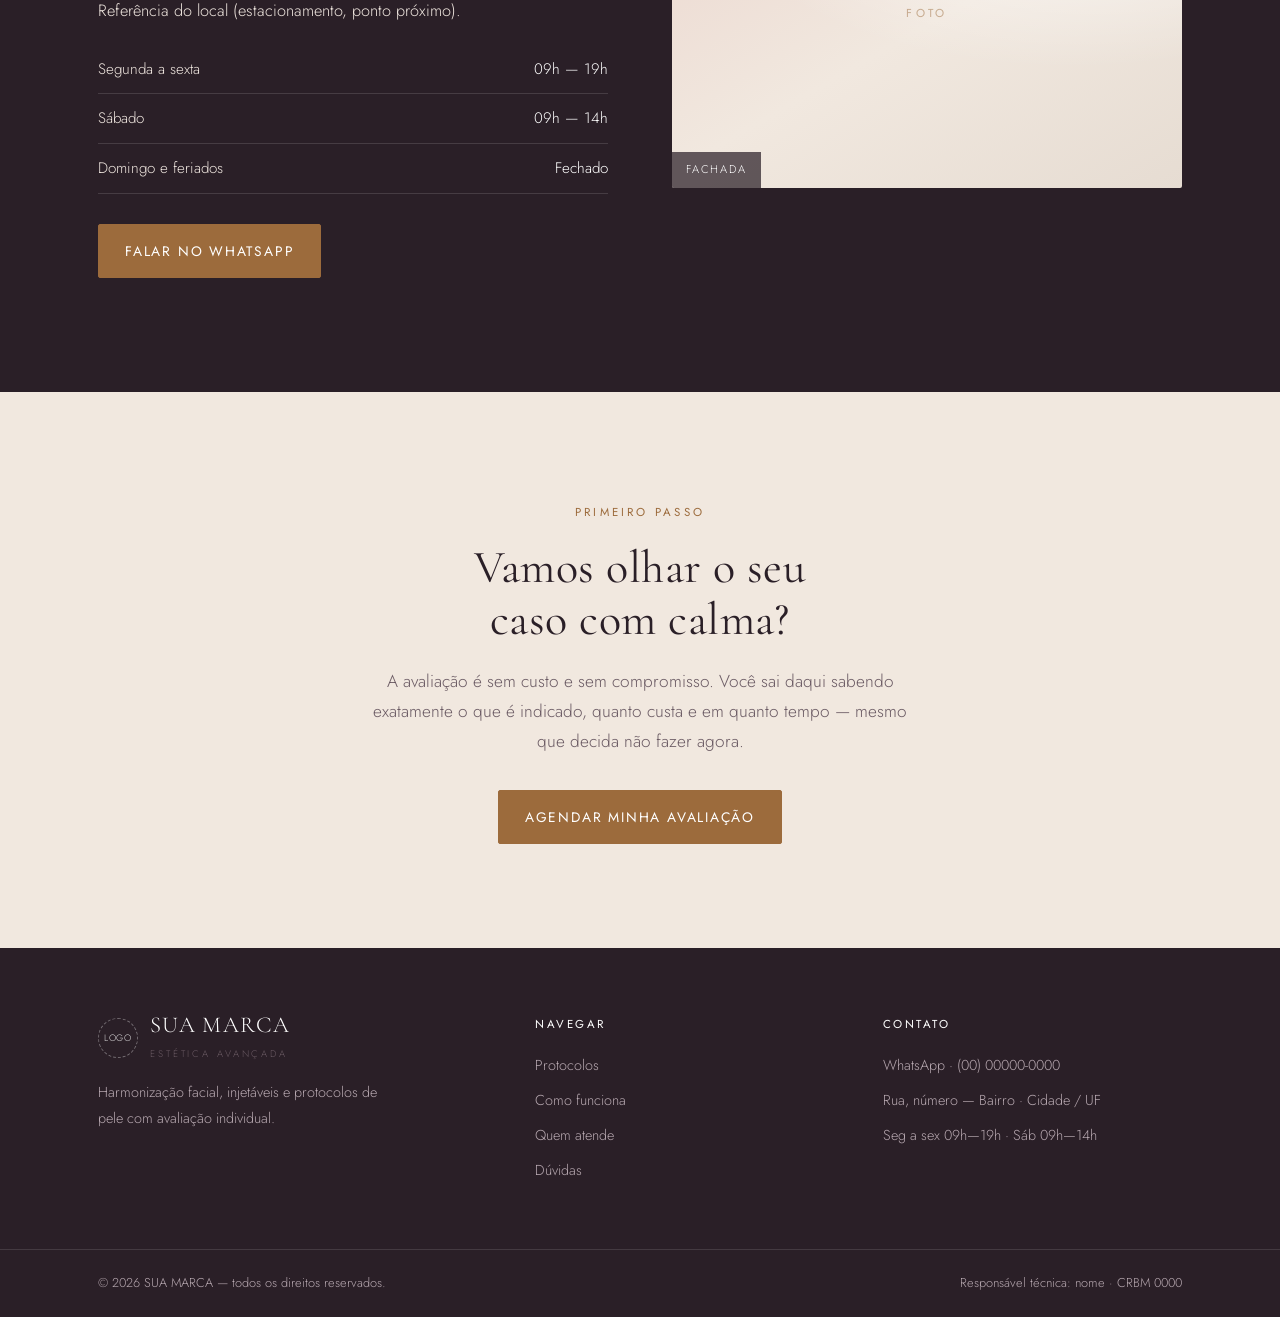
<file: estetica.html>
<!DOCTYPE html>
<html lang="pt-BR">
<head>
<meta charset="UTF-8" />
<meta name="viewport" content="width=device-width, initial-scale=1.0" />
<meta name="robots" content="noindex, nofollow" />
<title>SUA MARCA — Estética Avançada</title>
<meta name="description" content="Modelo de página para clínica de estética: harmonização facial, toxina botulínica, preenchimento e protocolos de pele, com avaliação individual." />

<!-- =========================================================
     PÁGINA DEMONSTRATIVA — Murilo Rodrigues
     Modelo sem marca. Os campos do cliente ficam como espaço
     reservado, só para mostrar onde cada informação entra.

     CAMPOS A PREENCHER NA VERSÃO DO CLIENTE:
     1. SUA MARCA .......... nome e logo (topo, rodapé e blocos de foto)
     2. CRBM 0000 .......... registro profissional do responsável
     3. Endereço ........... rua, bairro, cidade e horários
     4. (00) 00000-0000 .... telefone exibido
     5. Blocos .ph ......... trocar por fotos reais (mesmo tamanho)
     6. Faixa .demo-bar .... remover na entrega final
     ========================================================= -->

<link rel="preconnect" href="https://fonts.googleapis.com" />
<link rel="preconnect" href="https://fonts.gstatic.com" crossorigin />
<link href="https://fonts.googleapis.com/css2?family=Cormorant+Garamond:ital,wght@0,300;0,400;0,500;0,600;1,300;1,400&family=Jost:wght@300;400;500&display=swap" rel="stylesheet" />

<script>
  /* GA4 — mesma propriedade do site principal, para medir as demos */
  window.GA_ID = 'G-ME1D6SH7L3';
  window.dataLayer = window.dataLayer || [];
  function gtag(){dataLayer.push(arguments);}
  (function(){
    var s = document.createElement('script');
    s.async = true; s.src = 'https://www.googletagmanager.com/gtag/js?id=' + window.GA_ID;
    document.head.appendChild(s);
    gtag('js', new Date());
    gtag('config', window.GA_ID, { send_page_view: true, page_title: 'demo_estetica' });
  })();
</script>

<style>
:root{
  --ink:#2A1F27;
  --ink-soft:#6A5A63;
  --porcelain:#FBF8F5;
  --sand:#F1E8DF;
  --blush:#EBD5CD;
  --bronze:#9C6B3C;
  --bronze-lt:#C9A06A;
  --line:#E4D9CF;
  --white:#fff;
  --serif:'Cormorant Garamond', Georgia, serif;
  --sans:'Jost', -apple-system, 'Segoe UI', sans-serif;
  --wrap:1140px;
}
*{box-sizing:border-box;}
html{scroll-behavior:smooth;}
body{
  margin:0;background:var(--porcelain);color:var(--ink);
  font-family:var(--sans);font-weight:300;font-size:17px;line-height:1.75;
  -webkit-font-smoothing:antialiased;
}
img{max-width:100%;display:block;}
a{color:inherit;}
:focus-visible{outline:2px solid var(--bronze);outline-offset:3px;}
.wrap{width:100%;max-width:var(--wrap);margin:0 auto;padding:0 28px;}

h1,h2,h3{font-family:var(--serif);font-weight:400;letter-spacing:.01em;margin:0;}
h1{font-size:clamp(2.6rem,5.4vw,4.3rem);line-height:1.06;}
h2{font-size:clamp(2rem,3.6vw,2.9rem);line-height:1.14;}
h3{font-size:1.35rem;line-height:1.3;}
p{margin:0 0 1.1em;}

.eyebrow{
  font-family:var(--sans);font-size:.72rem;font-weight:400;
  letter-spacing:.28em;text-transform:uppercase;color:var(--bronze);
  display:inline-block;margin-bottom:18px;
}
.lead{font-size:1.08rem;color:var(--ink-soft);max-width:56ch;}

/* ---------- faixa da demo (única marca do Murilo na página) ---------- */
.demo-bar{
  background:var(--ink);color:#F3EBE4;
  font-size:.82rem;letter-spacing:.02em;
}
.demo-bar__in{
  max-width:var(--wrap);margin:0 auto;padding:9px 28px;
  display:flex;align-items:center;justify-content:center;gap:10px 18px;flex-wrap:wrap;text-align:center;
}
.demo-bar b{font-weight:500;color:#fff;}
.demo-bar span{opacity:.7;}
.demo-bar a{
  color:#fff;text-decoration:none;border-bottom:1px solid var(--bronze-lt);
  padding-bottom:1px;white-space:nowrap;
}
.demo-bar a:hover{color:var(--bronze-lt);}

/* ---------- topo da clínica ---------- */
.top{
  position:sticky;top:0;z-index:40;background:rgba(251,248,245,.92);
  backdrop-filter:blur(10px);border-bottom:1px solid var(--line);
}
.top__in{display:flex;align-items:center;justify-content:space-between;gap:24px;padding:16px 28px;max-width:var(--wrap);margin:0 auto;}
.brand{display:flex;align-items:center;gap:12px;text-decoration:none;}
.brand__mark{
  width:40px;height:40px;border:1px dashed var(--bronze);border-radius:50%;
  display:grid;place-items:center;font-family:var(--sans);font-size:.58rem;
  letter-spacing:.1em;text-transform:uppercase;color:var(--bronze);flex:none;opacity:.85;
}
.brand__name{font-family:var(--serif);font-size:1.42rem;line-height:1;letter-spacing:.06em;}
.brand__sub{display:block;font-family:var(--sans);font-size:.6rem;letter-spacing:.3em;text-transform:uppercase;color:var(--ink-soft);margin-top:5px;}
.menu{display:flex;gap:30px;list-style:none;margin:0;padding:0;font-size:.9rem;}
.menu a{text-decoration:none;color:var(--ink-soft);transition:color .2s;}
.menu a:hover{color:var(--bronze);}

.btn{
  display:inline-flex;align-items:center;justify-content:center;gap:9px;
  padding:14px 26px;border-radius:2px;font-size:.86rem;letter-spacing:.13em;
  text-transform:uppercase;text-decoration:none;font-weight:400;
  border:1px solid var(--bronze);transition:all .25s ease;cursor:pointer;
}
.btn--solid{background:var(--bronze);color:#fff;}
.btn--solid:hover{background:#875A30;border-color:#875A30;}
.btn--line{background:transparent;color:var(--bronze);}
.btn--line:hover{background:var(--bronze);color:#fff;}
.btn--sm{padding:11px 20px;font-size:.76rem;}
.top .btn{flex:none;}

/* ---------- hero ---------- */
.hero{padding:88px 0 96px;position:relative;overflow:hidden;}
.hero__grid{display:grid;grid-template-columns:1.05fr .95fr;gap:70px;align-items:center;}
.hero h1 em{font-style:italic;color:var(--bronze);}
.hero .lead{margin-top:6px;}
.hero__cta{display:flex;gap:14px;flex-wrap:wrap;margin-top:34px;}
.hero__facts{
  display:flex;gap:38px;flex-wrap:wrap;margin-top:52px;
  padding-top:30px;border-top:1px solid var(--line);
}
.fact b{display:block;font-family:var(--serif);font-size:2.1rem;line-height:1;color:var(--bronze);font-weight:400;}
.fact span{font-size:.79rem;letter-spacing:.09em;text-transform:uppercase;color:var(--ink-soft);}

/* bloco de imagem (substituir por foto real) */
.ph{
  position:relative;border-radius:2px;overflow:hidden;
  background:
    radial-gradient(120% 90% at 78% 12%, rgba(255,255,255,.75), transparent 60%),
    linear-gradient(150deg, var(--blush) 0%, var(--sand) 52%, #E6DCD2 100%);
}
.ph::after{
  content:attr(data-mark);position:absolute;inset:0;display:grid;place-items:center;
  font-family:var(--sans);font-size:.72rem;font-weight:400;letter-spacing:.3em;
  text-transform:uppercase;color:rgba(156,107,60,.5);text-align:center;
}
.ph--tag::before{
  content:attr(data-tag);position:absolute;left:0;bottom:0;z-index:2;
  background:rgba(42,31,39,.72);color:#fff;font-size:.7rem;letter-spacing:.16em;
  text-transform:uppercase;padding:8px 14px;
}
.hero__art{position:relative;}
.hero__art .ph{aspect-ratio:4/5;}
.hero__badge{
  position:absolute;left:-34px;bottom:44px;background:var(--white);
  border:1px solid var(--line);padding:20px 24px;max-width:230px;
  box-shadow:0 18px 40px rgba(42,31,39,.09);
}
.hero__badge b{font-family:var(--serif);font-size:1.5rem;font-weight:400;display:block;line-height:1.2;}
.hero__badge span{font-size:.8rem;color:var(--ink-soft);}

/* ---------- seções ---------- */
section{scroll-margin-top:86px;}
.band{padding:96px 0;}
.band--sand{background:var(--sand);}
.band--ink{background:var(--ink);color:#EFE6DF;}
.band--ink h2,.band--ink .fact b{color:#fff;}
.band--ink .lead{color:#C9BCC3;}
.head{max-width:640px;margin-bottom:56px;}
.head--center{margin-left:auto;margin-right:auto;text-align:center;}

/* ---------- menu de protocolos (assinatura da página) ---------- */
.menu-cat{margin-bottom:46px;}
.menu-cat__title{
  font-size:.75rem;letter-spacing:.26em;text-transform:uppercase;color:var(--bronze);
  padding-bottom:12px;border-bottom:1px solid var(--line);margin-bottom:8px;
}
.item{padding:18px 0;border-bottom:1px solid rgba(228,217,207,.7);}
.item__row{display:flex;align-items:baseline;gap:12px;}
.item__name{font-family:var(--serif);font-size:1.3rem;white-space:nowrap;}
.item__dots{flex:1;border-bottom:1px dotted #C9BAAC;transform:translateY(-5px);min-width:24px;}
.item__price{font-size:.95rem;color:var(--bronze);white-space:nowrap;letter-spacing:.03em;}
.item__desc{font-size:.93rem;color:var(--ink-soft);margin:6px 0 0;max-width:62ch;}
.item__meta{font-size:.76rem;letter-spacing:.1em;text-transform:uppercase;color:#9C8B95;margin-top:7px;}
.menu-note{font-size:.86rem;color:var(--ink-soft);font-style:italic;}

/* ---------- etapas ---------- */
.steps{display:grid;grid-template-columns:repeat(3,1fr);gap:44px;}
.step__n{font-family:var(--serif);font-size:1rem;color:var(--bronze);letter-spacing:.2em;display:block;margin-bottom:14px;}
.step h3{margin-bottom:10px;}
.step p{font-size:.95rem;color:var(--ink-soft);margin:0;}

/* ---------- profissional ---------- */
.pro{display:grid;grid-template-columns:.85fr 1.15fr;gap:64px;align-items:center;}
.pro .ph{aspect-ratio:3/4;}
.pro__sign{font-family:var(--serif);font-style:italic;font-size:1.5rem;color:var(--bronze);margin-top:26px;}
.pro__reg{font-size:.8rem;letter-spacing:.1em;text-transform:uppercase;color:var(--ink-soft);}

/* ---------- depoimentos ---------- */
.quotes{display:grid;grid-template-columns:repeat(3,1fr);gap:34px;}
.quote{background:var(--white);border:1px solid var(--line);padding:34px 30px;}
.quote__stars{color:var(--bronze-lt);letter-spacing:.24em;font-size:.85rem;margin-bottom:16px;}
.quote p{font-family:var(--serif);font-size:1.16rem;line-height:1.55;font-style:italic;color:var(--ink);}
.quote footer{font-size:.82rem;letter-spacing:.06em;color:var(--ink-soft);border-top:1px solid var(--line);padding-top:14px;margin-top:20px;}

/* ---------- galeria ---------- */
.gal{display:grid;grid-template-columns:repeat(4,1fr);gap:16px;}
.gal .ph{aspect-ratio:3/4;}
.gal .ph:nth-child(2),.gal .ph:nth-child(4){margin-top:32px;}

/* ---------- faq ---------- */
.faq{max-width:780px;margin:0 auto;}
details{border-bottom:1px solid var(--line);}
summary{
  list-style:none;cursor:pointer;padding:22px 40px 22px 0;position:relative;
  font-family:var(--serif);font-size:1.24rem;
}
summary::-webkit-details-marker{display:none;}
summary::after{
  content:'+';position:absolute;right:6px;top:50%;transform:translateY(-50%);
  color:var(--bronze);font-family:var(--sans);font-size:1.3rem;font-weight:300;transition:transform .25s;
}
details[open] summary::after{content:'–';}
details p{font-size:.96rem;color:var(--ink-soft);margin:0 0 22px;max-width:64ch;}

/* ---------- visita ---------- */
.visit{display:grid;grid-template-columns:1fr 1fr;gap:64px;align-items:start;}
.hours{width:100%;border-collapse:collapse;margin-top:8px;}
.hours td{padding:11px 0;border-bottom:1px solid rgba(255,255,255,.13);font-size:.95rem;}
.hours td:last-child{text-align:right;color:#fff;}
.visit .ph{aspect-ratio:16/11;}
.addr{font-size:1.02rem;line-height:1.9;}
.addr strong{font-weight:400;color:#fff;}

/* ---------- cta final ---------- */
.close{padding:104px 0;text-align:center;background:var(--sand);}
.close h2{max-width:16ch;margin:0 auto 20px;}
.close .lead{margin:0 auto 34px;text-align:center;}

/* ---------- rodapé ---------- */
.foot{background:var(--ink);color:#B7A8B0;padding:66px 0 0;font-size:.9rem;}
.foot__grid{display:grid;grid-template-columns:1.3fr 1fr 1fr;gap:48px;}
.foot h4{font-family:var(--sans);font-size:.72rem;letter-spacing:.22em;text-transform:uppercase;color:#fff;margin:0 0 18px;font-weight:400;}
.foot ul{list-style:none;margin:0;padding:0;}
.foot li{margin-bottom:10px;}
.foot a{text-decoration:none;transition:color .2s;}
.foot a:hover{color:var(--bronze-lt);}
.foot .brand__name,.foot .brand__mark{color:#fff;}
.foot .brand__mark{border-color:rgba(255,255,255,.4);}
.foot__bottom{border-top:1px solid rgba(255,255,255,.12);margin-top:56px;padding:22px 0;font-size:.8rem;}
.foot__bottom .wrap{display:flex;justify-content:space-between;gap:18px;flex-wrap:wrap;}

/* ---------- whatsapp flutuante ---------- */
.wa{
  position:fixed;right:22px;bottom:22px;z-index:60;width:56px;height:56px;border-radius:50%;
  background:#25D366;color:#fff;display:grid;place-items:center;
  box-shadow:0 10px 26px rgba(37,211,102,.36);transition:transform .2s;
}
.wa:hover{transform:scale(1.07);}

/* ---------- reveal ---------- */
.rv{opacity:0;transform:translateY(22px);transition:opacity .7s ease,transform .7s ease;}
.rv.on{opacity:1;transform:none;}

@media (prefers-reduced-motion:reduce){
  *{animation:none!important;transition:none!important;}
  .rv{opacity:1;transform:none;}
  html{scroll-behavior:auto;}
}

/* ---------- responsivo ---------- */
@media (max-width:980px){
  .menu{display:none;}
  .hero{padding:56px 0 64px;}
  .hero__grid,.pro,.visit{grid-template-columns:1fr;gap:44px;}
  .hero__art{order:-1;}
  .hero__art .ph{aspect-ratio:5/4;}
  .hero__badge{left:auto;right:16px;bottom:-22px;}
  .steps,.quotes{grid-template-columns:1fr;gap:32px;}
  .gal{grid-template-columns:repeat(2,1fr);}
  .band{padding:66px 0;}
}
@media (max-width:560px){
  body{font-size:16px;}
  .wrap,.top__in,.demo-bar__in{padding-left:20px;padding-right:20px;}
  .top__in .btn{padding:10px 14px;font-size:.7rem;}
  .brand__name{font-size:1.2rem;}
  .hero__facts{gap:26px;}
  .item__row{flex-wrap:wrap;}
  .item__dots{display:none;}
  .item__price{width:100%;order:3;margin-top:2px;}
  .foot__grid{grid-template-columns:1fr;gap:36px;}
  .hero__badge{position:static;margin-top:18px;max-width:none;}
}

/* ================= AJUSTES MOBILE ================= */
body{overflow-x:hidden;}
.top__actions{display:flex;align-items:center;gap:10px;}
.burger{
  display:none;width:42px;height:42px;flex:none;padding:0;cursor:pointer;
  border:1px solid var(--line);border-radius:2px;background:transparent;place-items:center;
}
.burger span{display:block;width:18px;height:2px;background:var(--ink);margin:2.5px 0;transition:transform .25s,opacity .2s;}
.burger[aria-expanded="true"] span:nth-child(1){transform:translateY(7px) rotate(45deg);}
.burger[aria-expanded="true"] span:nth-child(2){opacity:0;}
.burger[aria-expanded="true"] span:nth-child(3){transform:translateY(-7px) rotate(-45deg);}

@media (max-width:980px){
  .burger{display:grid;}
  #nav{
    position:absolute;top:100%;left:0;right:0;background:rgba(251,248,245,.98);
    border-bottom:1px solid var(--line);max-height:0;overflow:hidden;
    transition:max-height .3s ease;box-shadow:0 16px 28px rgba(0,0,0,.08);
  }
  #nav.open{max-height:62vh;overflow-y:auto;}
  .menu{display:flex;flex-direction:column;gap:0;padding:4px 28px 14px;font-size:1rem;}
  .menu li{border-bottom:1px solid var(--line);}
  .menu li:last-child{border-bottom:0;}
  .menu a{display:block;padding:14px 0;}
}
@media (max-width:560px){
  .brand__sub{display:none;}
  .top__in{gap:12px;}
  .top__in .btn{padding:10px 12px;font-size:.66rem;letter-spacing:.06em;}
  .foot{padding-bottom:64px;}
}
</style>
</head>
<body>

<!-- ÚNICA MARCA DO MURILO NA PÁGINA -->
<div class="demo-bar">
  <div class="demo-bar__in">
    <span><b>Página demonstrativa</b> — os textos, valores e imagens são exemplos.</span>
    <a href="https://wa.me/5584986329566?text=Ol%C3%A1%20Murilo%2C%20vi%20a%20p%C3%A1gina%20modelo%20de%20est%C3%A9tica%20e%20quero%20uma%20assim%20para%20o%20meu%20neg%C3%B3cio" target="_blank" rel="noopener" data-wa-loc="demo_topo" data-produto="modelo_estetica">Criada por Murilo Rodrigues — quero uma assim</a>
  </div>
</div>

<header class="top">
  <div class="top__in">
    <a href="#inicio" class="brand" aria-label="Sua marca">
      <span class="brand__mark" aria-hidden="true">logo</span>
      <span>
        <span class="brand__name">SUA MARCA</span>
        <span class="brand__sub">Estética avançada</span>
      </span>
    </a>
    <nav id="nav">
      <ul class="menu">
        <li><a href="#protocolos">Protocolos</a></li>
        <li><a href="#atendimento">Atendimento</a></li>
        <li><a href="#equipe">Quem atende</a></li>
        <li><a href="#duvidas">Dúvidas</a></li>
        <li><a href="#visita">Onde estamos</a></li>
      </ul>
    </nav>
    <div class="top__actions">
      <a href="https://wa.me/5584986329566?text=Ol%C3%A1%2C%20gostaria%20de%20agendar%20uma%20avalia%C3%A7%C3%A3o" target="_blank" rel="noopener" class="btn btn--solid btn--sm" data-wa-loc="header">Agendar avaliação</a>
      <button class="burger" id="burger" type="button" aria-label="Abrir menu" aria-expanded="false" aria-controls="nav">
        <span></span><span></span><span></span>
      </button>
    </div>
  </div>
</header>

<!-- HERO -->
<section class="hero" id="inicio">
  <div class="wrap hero__grid">
    <div class="rv">
      <span class="eyebrow">Seu bairro · sua cidade</span>
      <h1>O seu rosto,<br>com <em>naturalidade</em><br>e técnica.</h1>
      <p class="lead">Harmonização facial, toxina botulínica e protocolos de pele conduzidos por profissional registrada. Cada procedimento começa por uma avaliação individual — nada de pacote pronto.</p>
      <div class="hero__cta">
        <a href="https://wa.me/5584986329566?text=Ol%C3%A1%2C%20gostaria%20de%20agendar%20uma%20avalia%C3%A7%C3%A3o" target="_blank" rel="noopener" class="btn btn--solid" data-wa-loc="hero">Agendar avaliação</a>
        <a href="#protocolos" class="btn btn--line">Ver protocolos</a>
      </div>
      <div class="hero__facts">
        <div class="fact"><b>9 anos</b><span>de atendimento</span></div>
        <div class="fact"><b>4,9</b><span>no Google</span></div>
        <div class="fact"><b>+2.400</b><span>procedimentos</span></div>
      </div>
    </div>
    <div class="hero__art rv">
      <div class="ph" data-mark="foto do espaço" role="img" aria-label="Espaço reservado para foto do ambiente"></div>
      <div class="hero__badge">
        <b>Avaliação sem custo</b>
        <span>Primeira consulta com plano de tratamento por escrito.</span>
      </div>
    </div>
  </div>
</section>

<!-- PROTOCOLOS -->
<section class="band band--sand" id="protocolos">
  <div class="wrap">
    <div class="head rv">
      <span class="eyebrow">Protocolos</span>
      <h2>O que fazemos aqui</h2>
      <p class="lead">Os valores abaixo são a base de cada procedimento. O preço final sai na avaliação, quando definimos quantidade de produto e número de sessões para o seu caso.</p>
    </div>

    <div class="menu-cat rv">
      <p class="menu-cat__title">Face</p>

      <div class="item">
        <div class="item__row">
          <span class="item__name">Toxina botulínica</span>
          <span class="item__dots" aria-hidden="true"></span>
          <span class="item__price">a partir de R$ 890</span>
        </div>
        <p class="item__desc">Suaviza as linhas de expressão da testa, glabela e região dos olhos mantendo o movimento natural do rosto. Retorno em 15 dias para ajuste, já incluso.</p>
      </div>

      <div class="item">
        <div class="item__row">
          <span class="item__name">Preenchimento labial</span>
          <span class="item__dots" aria-hidden="true"></span>
          <span class="item__price">a partir de R$ 1.150</span>
        </div>
        <p class="item__desc">Ácido hialurônico aplicado para hidratar e corrigir contorno, respeitando a proporção do seu rosto. Aplicação com anestésico tópico e cânula.</p>
      </div>

      <div class="item">
        <div class="item__row">
          <span class="item__name">Harmonização facial</span>
          <span class="item__dots" aria-hidden="true"></span>
          <span class="item__price">sob avaliação</span>
        </div>
        <p class="item__desc">Plano combinando dois ou mais procedimentos, definido a partir da análise das proporções do rosto. Você recebe o planejamento por escrito antes de decidir.</p>
      </div>
    </div>

    <div class="menu-cat rv">
      <p class="menu-cat__title">Pele</p>

      <div class="item">
        <div class="item__row">
          <span class="item__name">Limpeza de pele profunda</span>
          <span class="item__dots" aria-hidden="true"></span>
          <span class="item__price">R$ 220</span>
        </div>
        <p class="item__desc">Extração, esfoliação e máscara calmante. Indicada para pele oleosa e com cravos; sai do studio sem vermelhidão que impeça o dia a dia.</p>
      </div>

      <div class="item">
        <div class="item__row">
          <span class="item__name">Microagulhamento</span>
          <span class="item__dots" aria-hidden="true"></span>
          <span class="item__price">R$ 390 <small>/ sessão</small></span>
        </div>
        <p class="item__desc">Estimula colágeno para marcas de acne, poros dilatados e textura irregular. Protocolo padrão de 4 sessões com intervalo de 21 dias.</p>
      </div>

      <div class="item">
        <div class="item__row">
          <span class="item__name">Peeling químico</span>
          <span class="item__dots" aria-hidden="true"></span>
          <span class="item__price">R$ 280 <small>/ sessão</small></span>
        </div>
        <p class="item__desc">Ativo escolhido conforme o seu tipo de pele para clarear manchas e uniformizar o tom. Fazemos preparo da pele nas duas semanas anteriores.</p>
      </div>
    </div>

    <p class="menu-note rv">Pagamento em até 6x sem juros no cartão, Pix ou dinheiro. Remarcações com 24h de antecedência, sem taxa.</p>
  </div>
</section>

<!-- COMO É O ATENDIMENTO -->
<section class="band" id="atendimento">
  <div class="wrap">
    <div class="head head--center rv">
      <span class="eyebrow">Como funciona</span>
      <h2>Da primeira conversa ao retorno</h2>
    </div>
    <div class="steps">
      <div class="step rv">
        <span class="step__n">I</span>
        <h3>Avaliação</h3>
        <p>Uma hora reservada só para você: análise do rosto e da pele, histórico de saúde e o que te incomoda. Aqui não se vende procedimento — se entende o caso.</p>
      </div>
      <div class="step rv">
        <span class="step__n">II</span>
        <h3>Plano por escrito</h3>
        <p>Você recebe no WhatsApp o que é indicado, em quantas sessões, com quais produtos e quanto custa. Leva para casa, pensa, e decide sem pressão.</p>
      </div>
      <div class="step rv">
        <span class="step__n">III</span>
        <h3>Procedimento e retorno</h3>
        <p>Aplicação com material lacrado na sua frente e orientação de pós no papel. O retorno de 15 dias já está incluso — ajuste fino faz parte do resultado.</p>
      </div>
    </div>
  </div>
</section>

<!-- QUEM ATENDE -->
<section class="band band--sand" id="equipe">
  <div class="wrap pro">
    <div class="rv"><div class="ph" data-mark="foto da profissional" role="img" aria-label="Espaço reservado para foto da profissional"></div></div>
    <div class="rv">
      <span class="eyebrow">Quem atende você</span>
      <h2>Nome da profissional</h2>
      <p class="lead">Biomédica esteta, formada há nove anos e especializada em preenchedores faciais. Atende pessoalmente todos os procedimentos injetáveis — você não é encaminhada para outra pessoa depois da avaliação.</p>
      <p class="lead">A regra da casa é simples: se um procedimento não for indicado para o seu caso, ele não é feito. Prefiro perder uma venda a entregar um resultado que você vai querer desfazer daqui a seis meses.</p>
      <p class="pro__sign">Assinatura</p>
      <p class="pro__reg">Biomédica esteta · CRBM 0000</p>
    </div>
  </div>
</section>

<!-- DEPOIMENTOS -->
<section class="band">
  <div class="wrap">
    <div class="head head--center rv">
      <span class="eyebrow">Quem já passou por aqui</span>
      <h2>Resultados que continuam parecendo você</h2>
    </div>
    <div class="quotes">
      <blockquote class="quote rv">
        <div class="quote__stars" aria-label="5 de 5">★★★★★</div>
        <p>Cheguei com medo de ficar com aquele rosto travado. Saí com a expressão leve e ninguém percebeu que eu tinha feito nada — só perguntaram se eu estava dormindo melhor.</p>
        <footer>Camila R. · cliente desde 2023</footer>
      </blockquote>
      <blockquote class="quote rv">
        <div class="quote__stars" aria-label="5 de 5">★★★★★</div>
        <p>Fui na avaliação decidida a preencher os lábios e ela me explicou que o meu caso pedia outra coisa, mais barata. Ganhou minha confiança ali.</p>
        <footer>Juliana M. · cliente desde 2024</footer>
      </blockquote>
      <blockquote class="quote rv">
        <div class="quote__stars" aria-label="5 de 5">★★★★★</div>
        <p>Fiz as quatro sessões de microagulhamento para marcas de acne. As fotos do antes e depois me surpreenderam — e o acompanhamento por mensagem entre as sessões fez diferença.</p>
        <footer>Priscila A. · cliente desde 2022</footer>
      </blockquote>
    </div>
  </div>
</section>

<!-- ESPAÇO -->
<section class="band band--sand">
  <div class="wrap">
    <div class="head rv">
      <span class="eyebrow">O espaço</span>
      <h2>Um lugar tranquilo para cuidar de você</h2>
      <p class="lead">Atendimento com hora marcada e uma pessoa por vez: sem sala de espera cheia, sem pressa.</p>
    </div>
    <div class="gal rv">
      <div class="ph ph--tag" data-mark="foto" data-tag="Recepção" role="img" aria-label="Espaço reservado para foto da recepção"></div>
      <div class="ph ph--tag" data-mark="foto" data-tag="Sala de procedimentos" role="img" aria-label="Espaço reservado para foto da sala de procedimentos"></div>
      <div class="ph ph--tag" data-mark="foto" data-tag="Sala de pele" role="img" aria-label="Espaço reservado para foto da sala de pele"></div>
      <div class="ph ph--tag" data-mark="foto" data-tag="Detalhes" role="img" aria-label="Espaço reservado para foto de detalhes"></div>
    </div>
  </div>
</section>

<!-- DÚVIDAS -->
<section class="band" id="duvidas">
  <div class="wrap">
    <div class="head head--center rv">
      <span class="eyebrow">Dúvidas frequentes</span>
      <h2>O que perguntam antes de marcar</h2>
    </div>
    <div class="faq rv">
      <details>
        <summary>Dói?</summary>
        <p>A toxina botulínica usa agulhas muito finas e a maioria das pessoas descreve como uma fisgada rápida. Nos preenchimentos aplicamos anestésico tópico 20 minutos antes e trabalhamos com cânula, o que reduz bastante o desconforto.</p>
      </details>
      <details>
        <summary>Consigo voltar a trabalhar no mesmo dia?</summary>
        <p>Sim, na maior parte dos casos. Toxina botulínica e limpeza de pele não deixam marcas que impeçam a rotina. Preenchimento labial pode inchar por dois ou três dias — se tiver um compromisso importante, agendamos com folga.</p>
      </details>
      <details>
        <summary>Quanto tempo dura o resultado?</summary>
        <p>Toxina botulínica costuma durar de 4 a 6 meses. Preenchimento com ácido hialurônico, de 8 a 12 meses, variando com o metabolismo. Nos protocolos de pele o resultado se mantém com sessões de manutenção espaçadas.</p>
      </details>
      <details>
        <summary>Posso fazer se estiver amamentando ou grávida?</summary>
        <p>Procedimentos injetáveis não são realizados durante a gestação e a amamentação. Alguns protocolos de pele são liberados, mas isso é definido caso a caso na avaliação, com o aval do seu obstetra.</p>
      </details>
      <details>
        <summary>Como funciona o pagamento?</summary>
        <p>Cartão em até 6x sem juros, Pix ou dinheiro. Pacotes fechados têm desconto e podem ser divididos ao longo das sessões. O valor é informado antes de qualquer procedimento — sem surpresa no final.</p>
      </details>
      <details>
        <summary>Preciso agendar ou posso chegar?</summary>
        <p>Somente com hora marcada. Como cada atendimento é individual, não trabalhamos com fila de espera — o horário reservado é seu do começo ao fim.</p>
      </details>
    </div>
  </div>
</section>

<!-- VISITA -->
<section class="band band--ink" id="visita">
  <div class="wrap visit">
    <div class="rv">
      <span class="eyebrow">Onde estamos</span>
      <h2>Seu endereço</h2>
      <p class="addr">
        <strong>Rua, número e sala</strong><br>
        Bairro · Cidade / UF · CEP<br>
        Referência do local (estacionamento, ponto próximo).
      </p>
      <table class="hours">
        <tr><td>Segunda a sexta</td><td>09h — 19h</td></tr>
        <tr><td>Sábado</td><td>09h — 14h</td></tr>
        <tr><td>Domingo e feriados</td><td>Fechado</td></tr>
      </table>
      <p style="margin-top:30px">
        <a href="https://wa.me/5584986329566?text=Ol%C3%A1%2C%20gostaria%20de%20agendar%20uma%20avalia%C3%A7%C3%A3o" target="_blank" rel="noopener" class="btn btn--solid" data-wa-loc="visita">Falar no WhatsApp</a>
      </p>
    </div>
    <div class="rv"><div class="ph ph--tag" data-mark="foto" data-tag="Fachada" role="img" aria-label="Espaço reservado para foto da fachada"></div></div>
  </div>
</section>

<!-- CTA FINAL -->
<section class="close">
  <div class="wrap rv">
    <span class="eyebrow">Primeiro passo</span>
    <h2>Vamos olhar o seu caso com calma?</h2>
    <p class="lead">A avaliação é sem custo e sem compromisso. Você sai daqui sabendo exatamente o que é indicado, quanto custa e em quanto tempo — mesmo que decida não fazer agora.</p>
    <a href="https://wa.me/5584986329566?text=Ol%C3%A1%2C%20gostaria%20de%20agendar%20uma%20avalia%C3%A7%C3%A3o" target="_blank" rel="noopener" class="btn btn--solid" data-wa-loc="cta_final">Agendar minha avaliação</a>
  </div>
</section>

<!-- RODAPÉ -->
<footer class="foot">
  <div class="wrap foot__grid">
    <div>
      <div class="brand" style="margin-bottom:18px">
        <span class="brand__mark" aria-hidden="true">logo</span>
        <span>
          <span class="brand__name">SUA MARCA</span>
          <span class="brand__sub">Estética avançada</span>
        </span>
      </div>
      <p style="max-width:38ch">Harmonização facial, injetáveis e protocolos de pele com avaliação individual.</p>
    </div>
    <div>
      <h4>Navegar</h4>
      <ul>
        <li><a href="#protocolos">Protocolos</a></li>
        <li><a href="#atendimento">Como funciona</a></li>
        <li><a href="#equipe">Quem atende</a></li>
        <li><a href="#duvidas">Dúvidas</a></li>
      </ul>
    </div>
    <div>
      <h4>Contato</h4>
      <ul>
        <li><a href="https://wa.me/5584986329566?text=Ol%C3%A1%2C%20gostaria%20de%20agendar%20uma%20avalia%C3%A7%C3%A3o" target="_blank" rel="noopener" data-wa-loc="rodape">WhatsApp · (00) 00000-0000</a></li>
        <li><a href="#visita">Rua, número — Bairro · Cidade / UF</a></li>
        <li><a href="#inicio">Seg a sex 09h—19h · Sáb 09h—14h</a></li>
      </ul>
    </div>
  </div>
  <div class="foot__bottom">
    <div class="wrap">
      <span>© <span id="ano"></span> SUA MARCA — todos os direitos reservados.</span>
      <span>Responsável técnica: nome · CRBM 0000</span>
    </div>
  </div>
</footer>

<a href="https://wa.me/5584986329566?text=Ol%C3%A1%2C%20gostaria%20de%20agendar%20uma%20avalia%C3%A7%C3%A3o" target="_blank" rel="noopener" class="wa" aria-label="Falar no WhatsApp" data-wa-loc="flutuante">
  <svg viewBox="0 0 24 24" width="27" height="27" fill="currentColor" aria-hidden="true"><path d="M12.04 2C6.58 2 2.13 6.45 2.13 11.91c0 1.75.46 3.45 1.32 4.95L2 22l5.25-1.38a9.9 9.9 0 0 0 4.79 1.22h.01c5.46 0 9.91-4.45 9.91-9.91 0-2.65-1.03-5.14-2.9-7.01A9.82 9.82 0 0 0 12.04 2Zm5.41 14.13c-.21.58-1.2 1.11-1.68 1.18-.43.06-.97.09-1.56-.1-.36-.11-.82-.26-1.41-.52-2.48-1.07-4.11-3.57-4.23-3.74-.12-.16-1.01-1.34-1.01-2.56 0-1.22.63-1.82.86-2.07.23-.25.49-.31.66-.31h.48c.16.01.36-.05.56.43.2.5.7 1.72.76 1.84.06.12.1.26.02.43-.08.16-.12.27-.25.41-.12.14-.26.32-.37.43-.12.13-.25.26-.11.51.15.25.64 1.06 1.38 1.72.94.84 1.74 1.11 1.99 1.23.25.13.4.11.54-.06.15-.16.63-.72.79-.97.17-.25.33-.21.56-.13.22.09 1.44.69 1.69.81.25.12.41.18.47.28.07.11.07.6-.14 1.18Z"/></svg>
</a>

<script>
  document.getElementById('ano').textContent = new Date().getFullYear();

  /* revelação suave ao rolar */
  (function(){
    var els = document.querySelectorAll('.rv');
    if (!('IntersectionObserver' in window)) {
      els.forEach(function(e){ e.classList.add('on'); });
      return;
    }
    var io = new IntersectionObserver(function(entries){
      entries.forEach(function(en){
        if (en.isIntersecting){ en.target.classList.add('on'); io.unobserve(en.target); }
      });
    }, { threshold:.14, rootMargin:'0px 0px -40px 0px' });
    els.forEach(function(e){ io.observe(e); });
  })();

  /* rastreio de cliques no WhatsApp (GA4) */
  document.querySelectorAll('a[href*="wa.me"]').forEach(function(a){
    a.addEventListener('click', function(){
      if (typeof gtag !== 'function') return;
      gtag('event', 'whatsapp_click', {
        botao: a.getAttribute('data-wa-loc') || 'outro',
        produto: a.getAttribute('data-produto') || 'demo_estetica',
        event_category: 'conversao'
      });
    });
  });
</script>

<script>
  /* menu mobile */
  (function(){
    var b = document.getElementById('burger'), n = document.getElementById('nav');
    if (!b || !n) return;
    function fecha(){ n.classList.remove('open'); b.setAttribute('aria-expanded','false'); }
    b.addEventListener('click', function(){
      var aberto = n.classList.toggle('open');
      b.setAttribute('aria-expanded', aberto ? 'true' : 'false');
    });
    n.addEventListener('click', function(e){ if (e.target.tagName === 'A') fecha(); });
    document.addEventListener('keydown', function(e){ if (e.key === 'Escape') fecha(); });
    window.addEventListener('resize', function(){ if (window.innerWidth > 980) fecha(); });
  })();
</script>
</body>
</html>
</file>
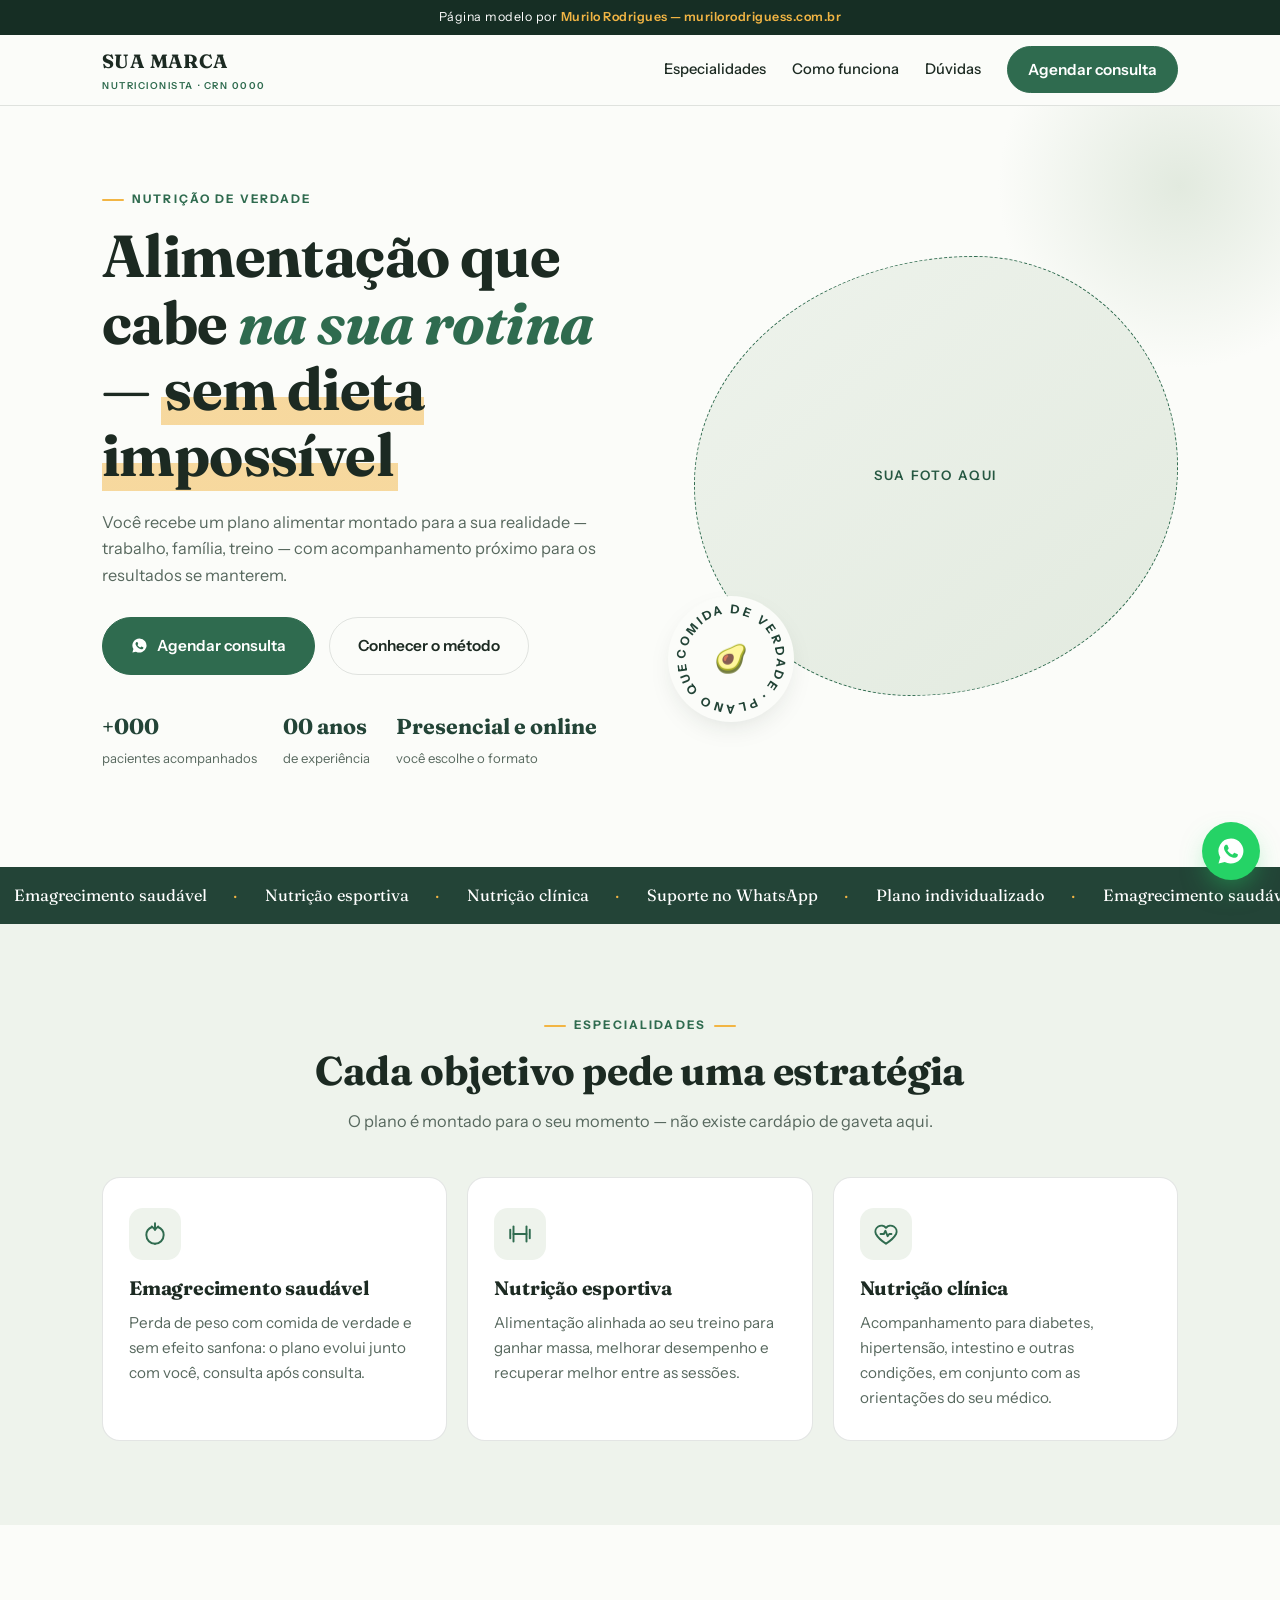
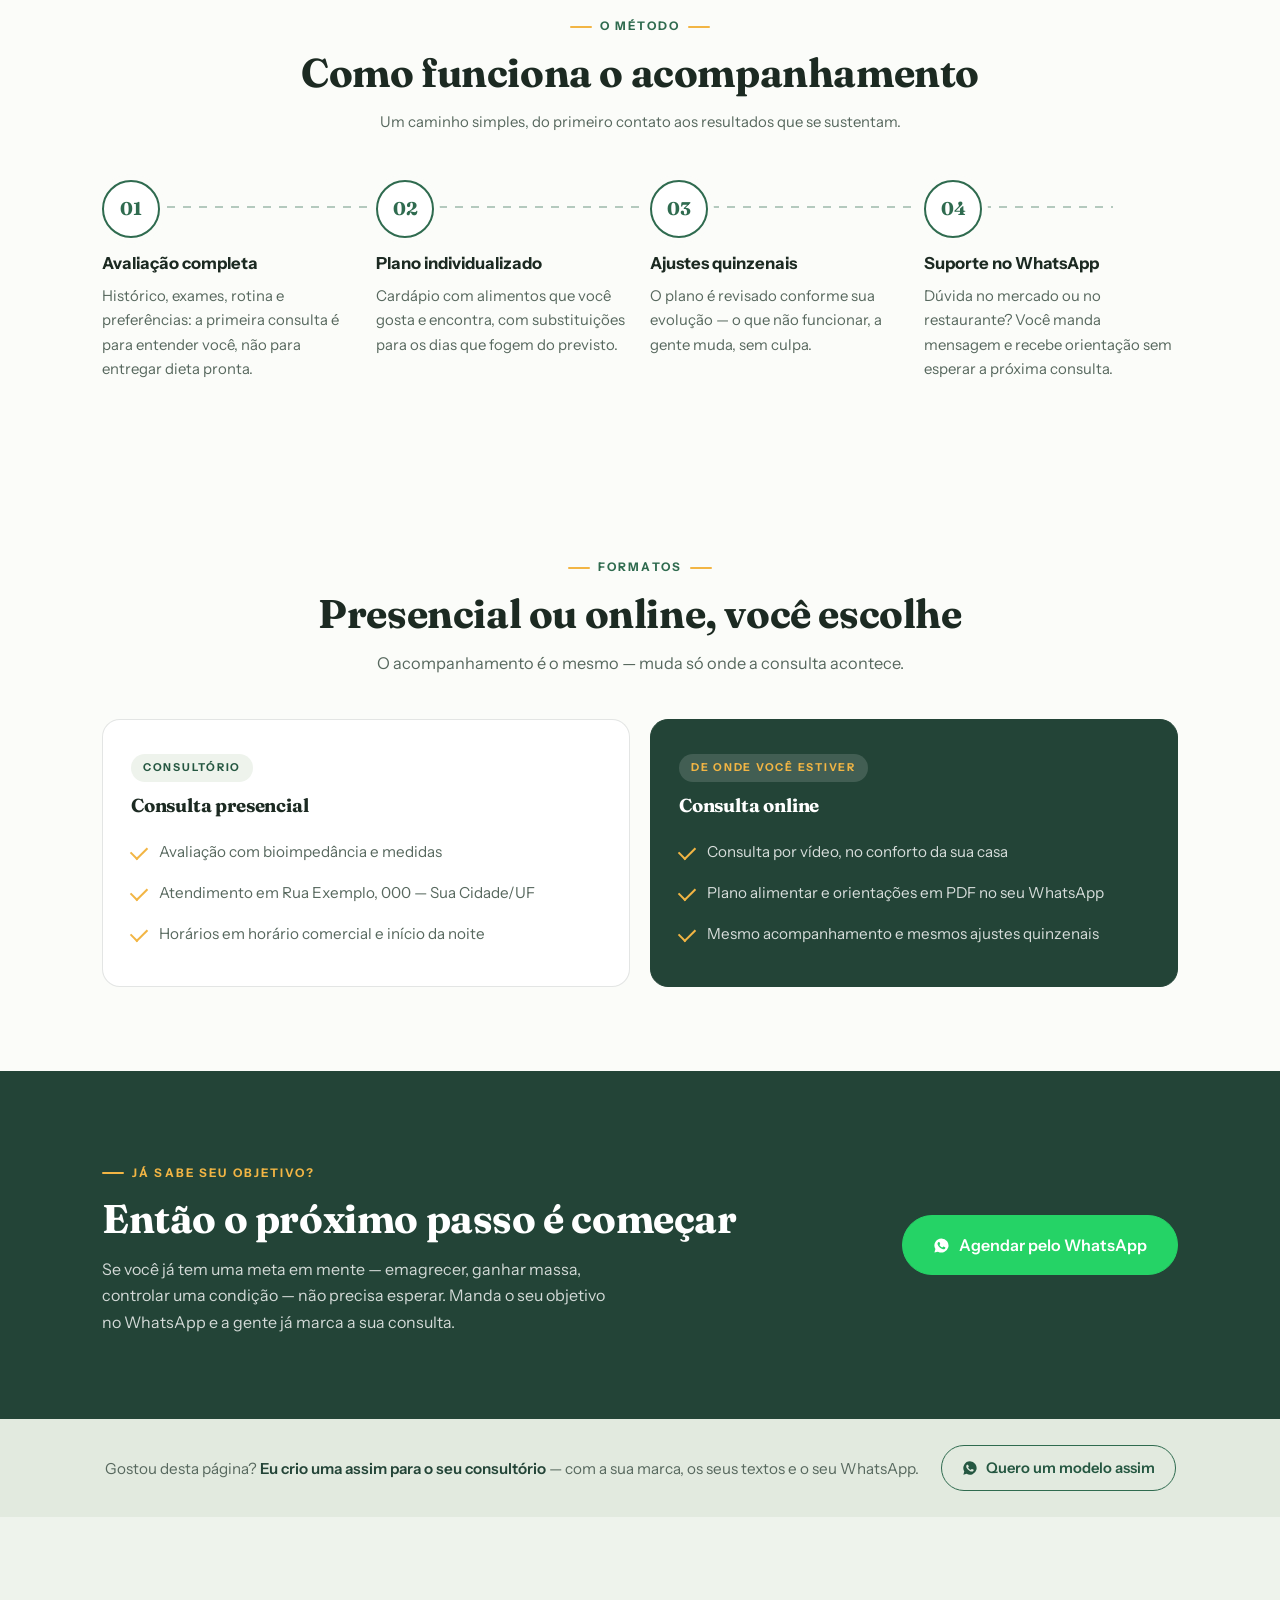
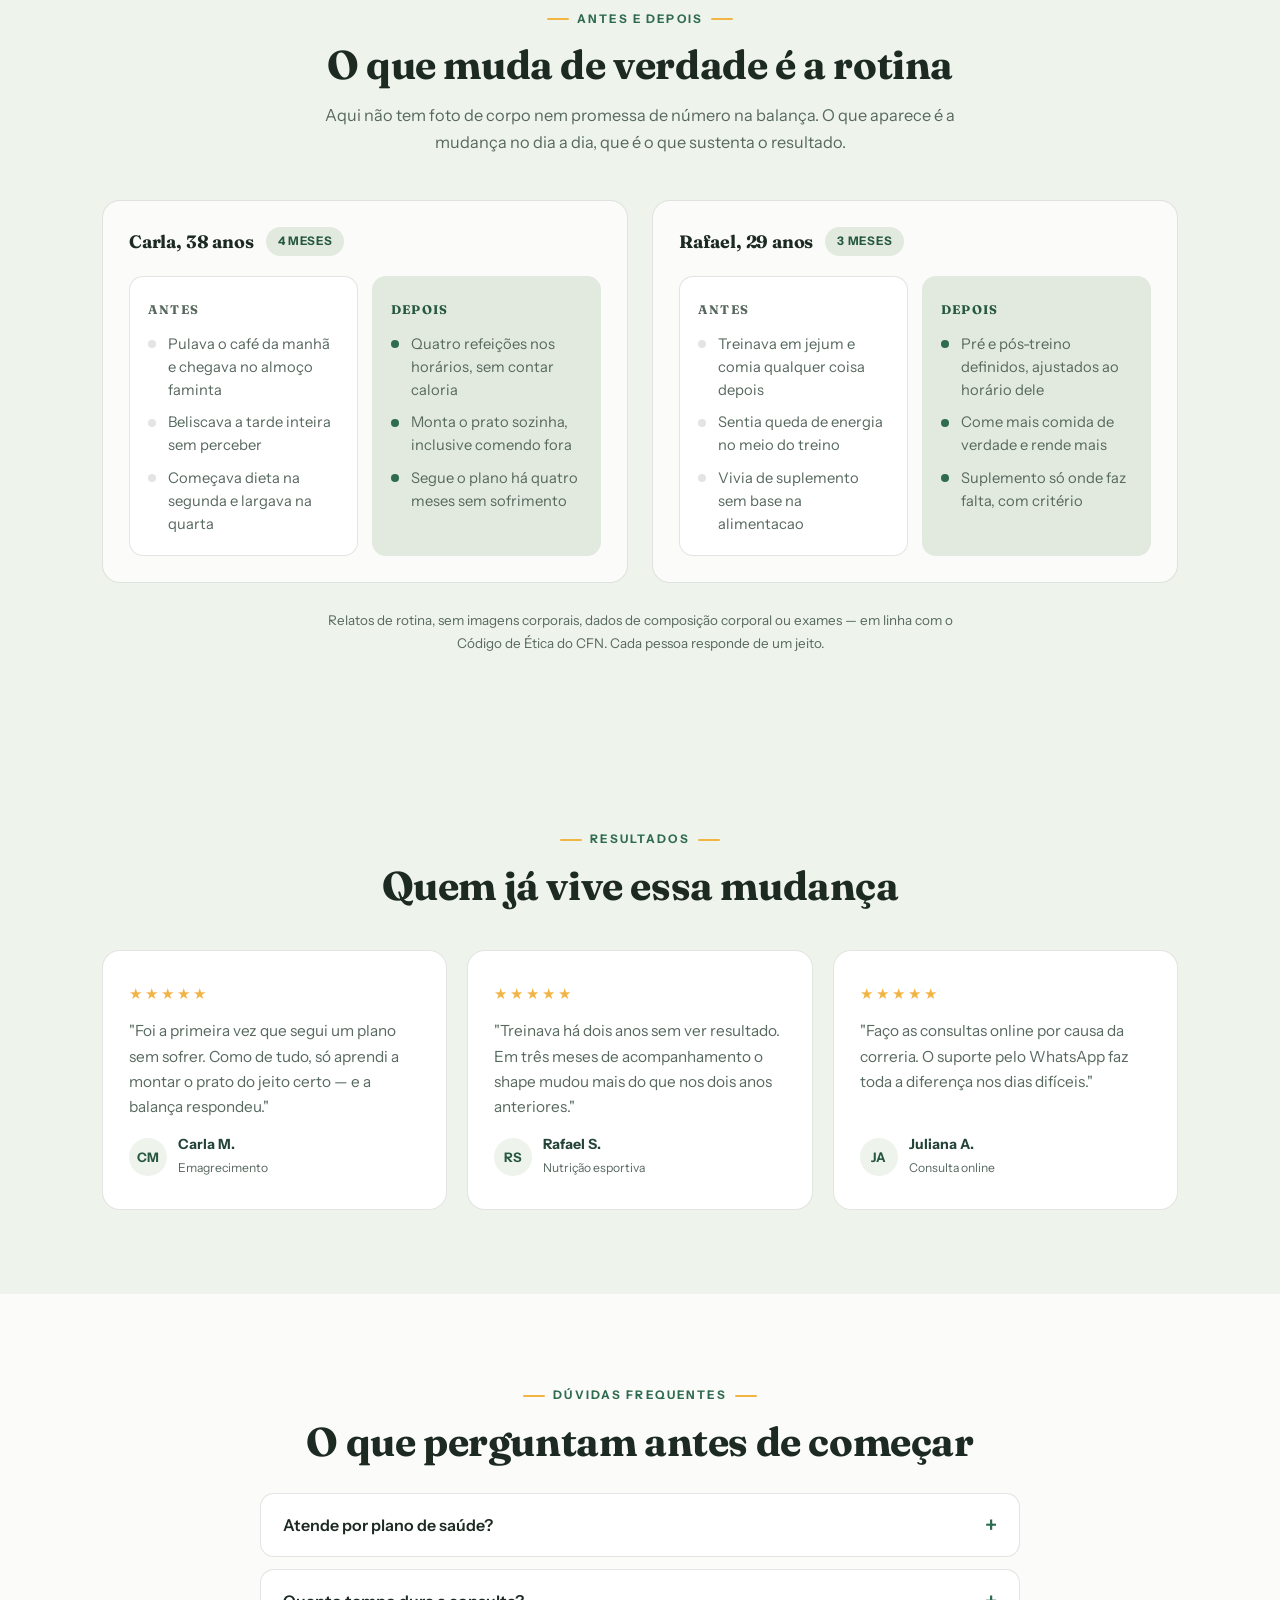
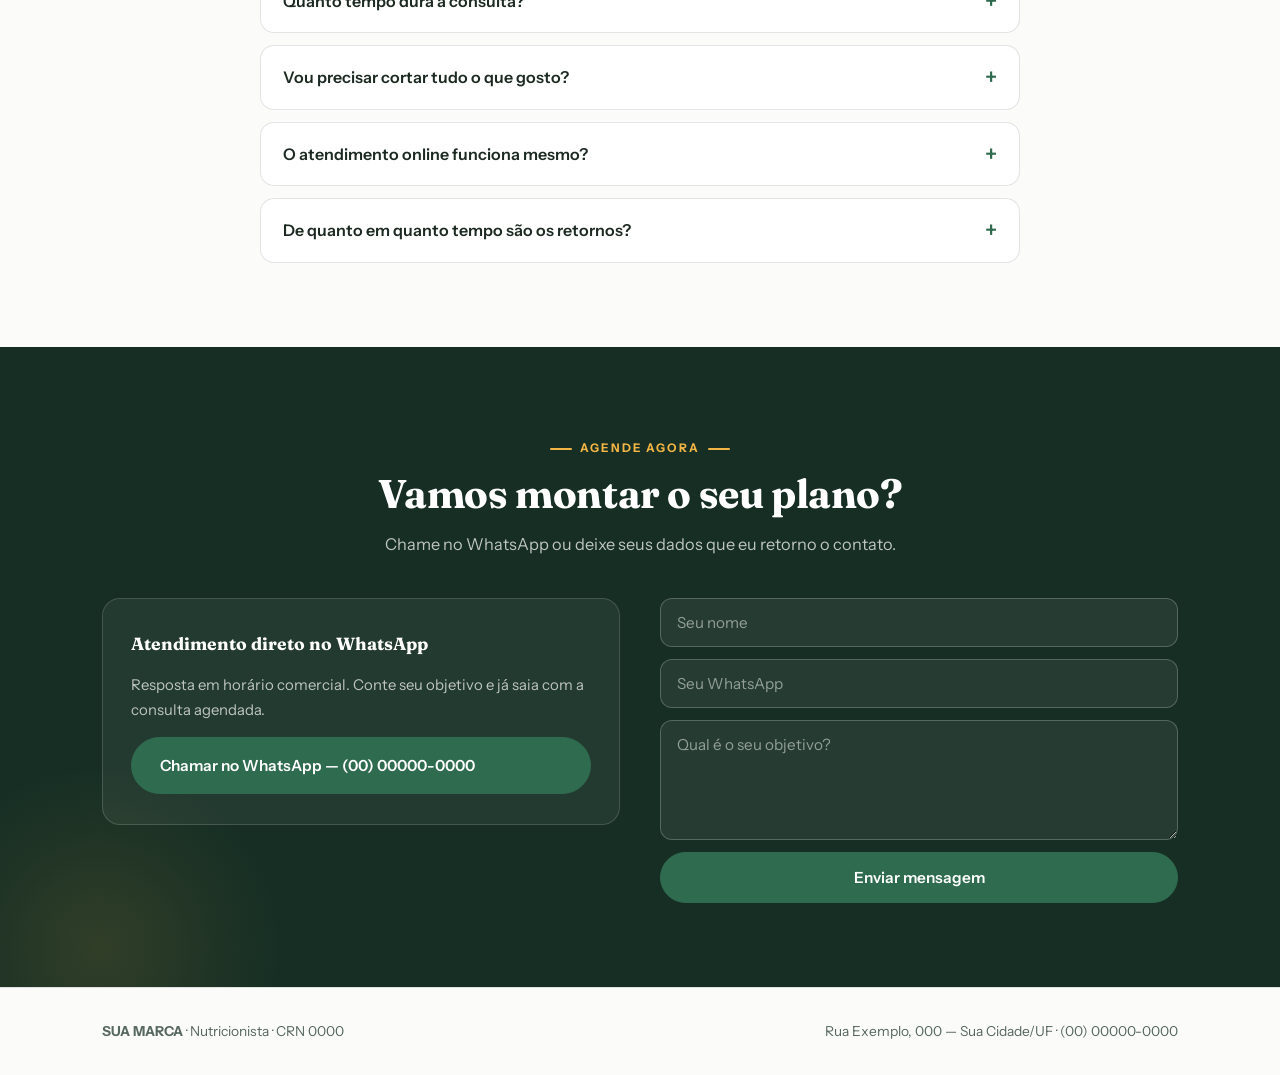
<file: nutricao.html>
<!DOCTYPE html>
<html lang="pt-BR">
<head>
  <meta charset="UTF-8" />
  <meta name="viewport" content="width=device-width, initial-scale=1.0" />
  <title>Nutrição — Página modelo | Murilo Rodrigues</title>
  <meta name="description" content="Página modelo para nutricionistas: agendamento de consulta pelo WhatsApp, especialidades em destaque e acompanhamento presencial ou online." />
  <meta name="robots" content="noindex" />
  <link rel="preconnect" href="https://fonts.googleapis.com" />
  <link rel="preconnect" href="https://fonts.gstatic.com" crossorigin />
  <link href="https://fonts.googleapis.com/css2?family=Fraunces:ital,opsz,wght@0,9..144,500;0,9..144,600;0,9..144,700;1,9..144,500&family=Instrument+Sans:wght@400;500;600;700&display=swap" rel="stylesheet" />

  <style>
    /* ============================================================
       PÁGINA MODELO — NUTRIÇÃO (versão 2)
       Onde a cliente troca os dados dela:
       1) "SUA MARCA"            → nome da nutricionista / clínica
       2) "CRN 0000"             → número de registro real
       3) (00) 00000-0000        → telefone real
       4) wa.me/5500000000000    → link do WhatsApp real (busque por "wa.me")
       5) Rua Exemplo, 000       → endereço real
       6) Blocos "SUA FOTO AQUI" → fotos reais
       7) formspree.io/f/SEU_ID  → ID real do formulário Formspree
       ============================================================ */
    :root{
      --ink:#1c2a22;            /* verde-preto profundo */
      --ink-soft:#57685e;
      --forest:#234437;         /* verde floresta */
      --forest-deep:#162e24;
      --leaf:#2f6b4f;           /* verde de ação */
      --leaf-dark:#255741;
      --sage:#eef3ec;           /* fundo suave */
      --sage-deep:#e2eadf;
      --mango:#f2b544;          /* acento quente */
      --paper:#fbfcf9;
      --line:rgba(28,42,34,.12);
      --radius:18px;
      --shadow:0 10px 30px -12px rgba(28,42,34,.18);
    }
    *{margin:0;padding:0;box-sizing:border-box;}
    html{scroll-behavior:smooth;}
    body{
      font-family:'Instrument Sans',sans-serif;color:var(--ink);
      background:var(--paper);line-height:1.65;
      -webkit-font-smoothing:antialiased;
    }
    img{max-width:100%;display:block;}
    .container{max-width:1120px;margin:0 auto;padding:0 22px;}
    h1,h2,h3{font-family:'Fraunces',serif;line-height:1.12;letter-spacing:-.01em;}
    h2{font-size:clamp(1.8rem,3.6vw,2.5rem);margin-bottom:14px;}
    .sub{color:var(--ink-soft);max-width:640px;font-size:1.02rem;}
    section{padding:84px 0;}
    .center{text-align:center;}
    .center .sub{margin:0 auto;}
    .eyebrow{
      display:inline-flex;align-items:center;gap:8px;
      font-size:.74rem;font-weight:700;letter-spacing:.18em;text-transform:uppercase;
      color:var(--leaf);margin-bottom:14px;
    }
    .eyebrow::before{content:"";width:22px;height:2px;background:var(--mango);border-radius:2px;}
    .center .eyebrow::after{content:"";width:22px;height:2px;background:var(--mango);border-radius:2px;}

    /* Faixa da página modelo */
    .modelbar{
      background:var(--forest-deep);color:#fff;text-align:center;
      font-size:.78rem;letter-spacing:.04em;padding:7px 14px;
    }
    .modelbar a{color:var(--mango);text-decoration:none;font-weight:600;}

    /* Header */
    header.site{
      position:sticky;top:0;z-index:50;background:rgba(251,252,249,.92);
      backdrop-filter:blur(10px);border-bottom:1px solid var(--line);
    }
    .nav{display:flex;align-items:center;justify-content:space-between;height:70px;gap:18px;}
    .brand{font-family:'Fraunces',serif;font-weight:700;font-size:1.2rem;letter-spacing:.02em;}
    .brand small{display:block;font-family:'Instrument Sans',sans-serif;font-weight:600;font-size:.6rem;letter-spacing:.16em;color:var(--leaf);text-transform:uppercase;}
    .nav ul{display:flex;align-items:center;gap:26px;list-style:none;font-size:.92rem;font-weight:500;}
    .nav a{color:var(--ink);text-decoration:none;transition:color .2s ease;}
    .nav a:hover{color:var(--leaf);}
    .nav .btn{padding:10px 20px;color:#fff;}
    .menu-toggle{
      display:none;background:none;border:1px solid var(--line);border-radius:10px;
      width:42px;height:42px;cursor:pointer;color:var(--ink);
      align-items:center;justify-content:center;
    }
    @media (max-width:820px){
      .menu-toggle{display:inline-flex;}
      .nav ul{
        display:none;position:absolute;top:70px;left:0;right:0;
        flex-direction:column;align-items:stretch;gap:0;
        background:var(--paper);border-bottom:1px solid var(--line);
        padding:10px 22px 18px;box-shadow:var(--shadow);
      }
      .nav ul.open{display:flex;}
      .nav ul li{padding:10px 0;}
      .nav .btn{text-align:center;}
    }

    /* Botões */
    .btn{
      display:inline-flex;align-items:center;gap:9px;background:var(--leaf);color:#fff;
      font-weight:600;font-size:.96rem;text-decoration:none;
      padding:15px 28px;border-radius:999px;border:1px solid var(--leaf);
      transition:background .2s ease,transform .2s ease,box-shadow .2s ease;
    }
    .btn:hover{background:var(--leaf-dark);transform:translateY(-2px);box-shadow:0 12px 24px -12px rgba(47,107,79,.55);}
    .btn:focus-visible{outline:3px solid var(--mango);outline-offset:2px;}
    .btn--ghost{background:transparent;color:var(--ink);border-color:var(--line);}
    .btn--ghost:hover{background:var(--sage);color:var(--ink);box-shadow:none;}
    .btn svg{flex:none;}

    /* Hero */
    .hero{padding:76px 0 96px;position:relative;overflow:hidden;}
    .hero::before{
      content:"";position:absolute;top:-180px;right:-160px;width:520px;height:520px;
      background:radial-gradient(closest-side,var(--sage-deep),transparent 70%);
      border-radius:50%;z-index:0;
    }
    .hero .grid{display:grid;grid-template-columns:1.05fr .95fr;gap:56px;align-items:center;position:relative;z-index:1;}
    .hero h1{font-size:clamp(2.4rem,5vw,3.7rem);margin-bottom:20px;}
    .hero h1 em{font-style:italic;color:var(--leaf);}
    .hero h1 .mark{
      background:linear-gradient(transparent 62%,rgba(242,181,68,.5) 62%);
      padding:0 .06em;
    }
    .hero p{margin-bottom:28px;}
    .hero .actions{display:flex;gap:14px;flex-wrap:wrap;}
    .hero .proof{
      display:flex;gap:26px;margin-top:34px;flex-wrap:wrap;
    }
    .proof div b{display:block;font-family:'Fraunces',serif;font-size:1.35rem;color:var(--forest);}
    .proof div span{font-size:.82rem;color:var(--ink-soft);}

    /* Foto orgânica + selo giratório */
    .photo-wrap{position:relative;}
    .photo{
      background:linear-gradient(140deg,var(--sage) 0%,var(--sage-deep) 100%);
      border:1.5px dashed var(--leaf);
      display:flex;align-items:center;justify-content:center;
      color:var(--leaf-dark);font-weight:600;font-size:.82rem;letter-spacing:.14em;
      text-transform:uppercase;
    }
    .photo--hero{
      min-height:440px;
      border-radius:58% 42% 55% 45% / 52% 48% 52% 48%;
    }
    .seal{
      position:absolute;bottom:-26px;left:-26px;width:126px;height:126px;
      background:var(--paper);border-radius:50%;box-shadow:var(--shadow);
      display:flex;align-items:center;justify-content:center;
    }
    .seal svg{width:100%;height:100%;animation:spin 22s linear infinite;}
    .seal svg text{
      font-family:'Instrument Sans',sans-serif;font-size:9.5px;font-weight:700;
      letter-spacing:.22em;fill:var(--forest);text-transform:uppercase;
    }
    .seal::after{
      content:"🥑";position:absolute;font-size:1.7rem;
    }
    @keyframes spin{to{transform:rotate(360deg);}}
    @media (max-width:860px){
      .hero .grid{grid-template-columns:1fr;}
      .photo--hero{min-height:300px;}
      .seal{width:104px;height:104px;bottom:-18px;left:-8px;}
    }

    /* Faixa marquee */
    .ticker{
      background:var(--forest);color:#fff;padding:15px 0;overflow:hidden;
      font-family:'Fraunces',serif;font-size:1.02rem;white-space:nowrap;
    }
    .ticker .track{display:inline-flex;gap:0;animation:slide 26s linear infinite;}
    .ticker span{padding:0 14px;}
    .ticker span::after{content:"·";margin-left:26px;color:var(--mango);}
    @keyframes slide{to{transform:translateX(-50%);}}

    /* Especialidades */
    .esp{background:var(--sage);}
    .cards{display:grid;grid-template-columns:repeat(3,1fr);gap:20px;margin-top:42px;}
    .card{
      background:#fff;border:1px solid var(--line);border-radius:var(--radius);
      padding:30px 26px;text-align:left;
      transition:transform .25s ease,box-shadow .25s ease;
    }
    .card:hover{transform:translateY(-5px);box-shadow:var(--shadow);}
    .card .icon{
      width:52px;height:52px;border-radius:14px;background:var(--sage);
      display:flex;align-items:center;justify-content:center;margin-bottom:18px;
      color:var(--leaf);
    }
    .card h3{font-size:1.22rem;margin-bottom:10px;}
    .card p{color:var(--ink-soft);font-size:.95rem;}
    @media (max-width:820px){.cards{grid-template-columns:1fr;}}

    /* Passos — linha do tempo */
    .steps ol{
      list-style:none;display:grid;grid-template-columns:repeat(4,1fr);
      gap:20px;margin-top:46px;counter-reset:passo;position:relative;
    }
    .steps ol::before{
      content:"";position:absolute;top:26px;left:6%;right:6%;height:2px;
      background:repeating-linear-gradient(90deg,var(--leaf) 0 8px,transparent 8px 16px);
      opacity:.35;
    }
    .steps li{counter-increment:passo;text-align:left;position:relative;padding-top:70px;}
    .steps li::before{
      content:counter(passo,decimal-leading-zero);
      position:absolute;top:0;left:0;width:54px;height:54px;
      display:flex;align-items:center;justify-content:center;
      background:#fff;border:2px solid var(--leaf);border-radius:50%;
      font-family:'Fraunces',serif;font-size:1.15rem;font-weight:700;color:var(--leaf);
      box-shadow:0 0 0 6px var(--paper);
    }
    .steps b{display:block;margin-bottom:6px;font-size:1.04rem;}
    .steps p{color:var(--ink-soft);font-size:.93rem;}
    @media (max-width:900px){
      .steps ol{grid-template-columns:repeat(2,1fr);}
      .steps ol::before{display:none;}
    }
    @media (max-width:560px){.steps ol{grid-template-columns:1fr;}}

    /* Presencial x online */
    .modes .grid{display:grid;grid-template-columns:1fr 1fr;gap:20px;margin-top:42px;}
    .mode{
      border:1px solid var(--line);border-radius:var(--radius);padding:32px 28px;
      background:#fff;transition:transform .25s ease,box-shadow .25s ease;
    }
    .mode:hover{transform:translateY(-4px);box-shadow:var(--shadow);}
    .mode--on{background:var(--forest);border-color:var(--forest);color:#fff;}
    .mode--on h3{color:#fff;}
    .mode .tag{
      display:inline-block;font-size:.68rem;font-weight:700;letter-spacing:.16em;
      text-transform:uppercase;padding:5px 12px;border-radius:999px;margin-bottom:14px;
      background:var(--sage);color:var(--leaf-dark);
    }
    .mode--on .tag{background:rgba(255,255,255,.14);color:var(--mango);}
    .mode h3{margin-bottom:14px;}
    .mode ul{list-style:none;color:var(--ink-soft);font-size:.95rem;}
    .mode--on ul{color:rgba(255,255,255,.82);}
    .mode li{padding:8px 0 8px 28px;position:relative;}
    .mode li::before{
      content:"";position:absolute;left:0;top:15px;width:14px;height:8px;
      border-left:2px solid var(--mango);border-bottom:2px solid var(--mango);
      transform:rotate(-45deg);
    }
    @media (max-width:760px){.modes .grid{grid-template-columns:1fr;}}

    /* Depoimentos */
    .dep{background:var(--sage);}
    .dep .cards{grid-template-columns:repeat(3,1fr);}
    .quote{display:flex;flex-direction:column;gap:0;}
    .quote .stars{color:var(--mango);letter-spacing:3px;font-size:.95rem;margin-bottom:12px;}
    .quote p{font-size:.96rem;margin-bottom:16px;flex:1;}
    .quote footer{display:flex;align-items:center;gap:11px;}
    .quote .avatar{
      width:38px;height:38px;border-radius:50%;flex:none;
      background:var(--sage);display:flex;align-items:center;justify-content:center;
      font-weight:700;font-size:.82rem;color:var(--leaf-dark);
    }
    .quote b{font-size:.88rem;color:var(--forest);display:block;line-height:1.2;}
    .quote small{font-size:.76rem;color:var(--ink-soft);}
    @media (max-width:820px){.dep .cards{grid-template-columns:1fr;}}

    /* FAQ */
    .faq details{
      border:1px solid var(--line);border-radius:14px;padding:0 22px;margin-top:12px;
      background:#fff;transition:box-shadow .2s ease;
    }
    .faq details[open]{box-shadow:var(--shadow);border-color:var(--leaf);}
    .faq summary{
      cursor:pointer;font-weight:600;padding:18px 34px 18px 0;list-style:none;position:relative;
    }
    .faq summary::-webkit-details-marker{display:none;}
    .faq summary::after{
      content:"+";position:absolute;right:0;top:13px;font-size:1.4rem;color:var(--leaf);
      transition:transform .2s ease;
    }
    .faq details[open] summary::after{transform:rotate(45deg);}
    .faq details p{color:var(--ink-soft);padding-bottom:18px;font-size:.95rem;}

    /* Contato */
    .cta{background:var(--forest-deep);color:#fff;position:relative;overflow:hidden;}
    .cta::before{
      content:"";position:absolute;bottom:-220px;left:-160px;width:520px;height:520px;
      background:radial-gradient(closest-side,rgba(242,181,68,.12),transparent 70%);
      border-radius:50%;
    }
    .cta h2{color:#fff;}
    .cta .sub{color:rgba(255,255,255,.72);}
    .cta .eyebrow{color:var(--mango);}
    .cta .grid{display:grid;grid-template-columns:1fr 1fr;gap:40px;margin-top:40px;align-items:start;position:relative;}
    .cta form{display:grid;gap:12px;}
    .cta input,.cta textarea{
      width:100%;padding:14px 16px;border-radius:12px;border:1px solid rgba(255,255,255,.22);
      background:rgba(255,255,255,.07);color:#fff;font-family:inherit;font-size:.95rem;
      transition:border-color .2s ease;
    }
    .cta input:focus,.cta textarea:focus{outline:none;border-color:var(--mango);}
    .cta input::placeholder,.cta textarea::placeholder{color:rgba(255,255,255,.5);}
    .cta textarea{min-height:120px;resize:vertical;}
    .cta button{cursor:pointer;font-family:inherit;justify-content:center;}
    .wa-big{
      display:flex;flex-direction:column;gap:15px;background:rgba(255,255,255,.06);
      border:1px solid rgba(255,255,255,.15);border-radius:var(--radius);padding:30px 28px;
    }
    .wa-big b{font-size:1.1rem;font-family:'Fraunces',serif;}
    .wa-big span{color:rgba(255,255,255,.7);font-size:.93rem;}
    @media (max-width:760px){.cta .grid{grid-template-columns:1fr;}}

    /* Rodapé */
    footer.site{
      border-top:1px solid var(--line);padding:32px 0;font-size:.86rem;color:var(--ink-soft);
    }
    footer.site .row{display:flex;justify-content:space-between;gap:14px;flex-wrap:wrap;}

    /* WhatsApp flutuante */
    .wa-float{
      position:fixed;right:20px;bottom:20px;z-index:60;
      width:58px;height:58px;border-radius:50%;background:#25d366;
      display:flex;align-items:center;justify-content:center;
      box-shadow:0 12px 28px -8px rgba(37,211,102,.55);
      transition:transform .2s ease;
    }
    .wa-float:hover{transform:scale(1.08);}
    .wa-float svg{width:30px;height:30px;fill:#fff;}

    /* Chamada de meio de página — CTA do dono */
    .midcta{background:var(--forest);color:#fff;}
    .midcta .box{
      display:flex;align-items:center;justify-content:space-between;gap:36px;
      flex-wrap:wrap;text-align:left;
    }
    .midcta .box>div{flex:1 1 340px;}
    .midcta h2{color:#fff;}
    .midcta p{color:rgba(255,255,255,.8);max-width:520px;margin-top:6px;}
    .midcta .btn{background:#25d366;border-color:#25d366;flex:none;font-size:1rem;padding:16px 30px;}
    .midcta .btn:hover{background:#1eb85a;border-color:#1eb85a;box-shadow:0 14px 28px -12px rgba(37,211,102,.6);}
    @media (max-width:700px){.midcta .box{justify-content:center;text-align:center;}.midcta p{margin-inline:auto;}}

    /* Faixa discreta do Murilo (contexto do site) */
    .authorbar{background:var(--sage-deep);padding:26px 0;}
    .authorbar .box{
      display:flex;align-items:center;justify-content:center;gap:14px 22px;
      flex-wrap:wrap;text-align:center;
    }
    .authorbar p{color:var(--ink-soft);font-size:.95rem;margin:0;}
    .authorbar p b{color:var(--forest);font-weight:600;}
    .authorbar a{
      display:inline-flex;align-items:center;gap:8px;flex:none;
      font-weight:600;font-size:.92rem;color:var(--leaf-dark);text-decoration:none;
      border:1px solid var(--leaf);border-radius:999px;padding:10px 20px;
      transition:background .2s ease,color .2s ease;
    }
    .authorbar a:hover{background:var(--leaf);color:#fff;}

    /* Reveal ao rolar */
    .reveal{opacity:0;transform:translateY(22px);transition:opacity .7s ease,transform .7s ease;}
    .reveal.in{opacity:1;transform:none;}
    @media (prefers-reduced-motion:reduce){
      .reveal{opacity:1;transform:none;transition:none;}
      .seal svg,.ticker .track{animation:none;}
      html{scroll-behavior:auto;}
    }
  
    /* ============ ANTES E DEPOIS DA ROTINA (bloco .ba) ============ */
    .ba{background:var(--sage);}
    .ba-list{display:grid;gap:24px;margin-top:44px;text-align:left;}
    .ba-case{
      background:var(--paper);border:1px solid var(--line);border-radius:var(--radius);
      padding:26px;transition:transform .25s ease,box-shadow .25s ease;
    }
    .ba-case:hover{transform:translateY(-4px);box-shadow:var(--shadow);}
    .ba-head{display:flex;align-items:center;gap:12px;margin-bottom:20px;}
    .ba-head h3{font-size:1.12rem;}
    .ba-head span{
      font-size:.74rem;font-weight:700;letter-spacing:.06em;text-transform:uppercase;
      color:var(--leaf-dark);background:var(--sage-deep);
      padding:5px 12px;border-radius:999px;
    }
    .ba-pair{display:grid;grid-template-columns:1fr 1fr;gap:14px;}
    .ba-col{
      border-radius:14px;padding:18px 18px 20px;
      background:#fff;border:1px solid var(--line);
    }
    .ba-col--depois{background:var(--sage-deep);border-color:transparent;}
    .ba-tag{
      display:inline-block;font-family:'Fraunces',serif;font-size:.78rem;
      font-weight:700;letter-spacing:.1em;text-transform:uppercase;
      color:var(--ink-soft);margin-bottom:12px;
    }
    .ba-col--depois .ba-tag{color:var(--leaf-dark);}
    .ba-col ul{list-style:none;display:grid;gap:10px;}
    .ba-col li{
      position:relative;padding-left:20px;
      font-size:.92rem;color:var(--ink-soft);line-height:1.55;
    }
    .ba-col li::before{
      content:"";position:absolute;left:0;top:.5em;
      width:8px;height:8px;border-radius:50%;background:var(--line);
    }
    .ba-col--depois li::before{background:var(--leaf);}
    .ba-note{
      margin-top:26px;font-size:.84rem;color:var(--ink-soft);
      text-align:center;max-width:660px;margin-left:auto;margin-right:auto;
    }
    @media (min-width:900px){.ba-list{grid-template-columns:1fr 1fr;}}
    @media (max-width:520px){.ba-pair{grid-template-columns:1fr;}}
  </style>
</head>
<body>

  <div class="modelbar">Página modelo por <a href="https://murilorodriguess.com.br" target="_blank" rel="noopener">Murilo Rodrigues — murilorodriguess.com.br</a></div>

  <header class="site">
    <div class="container nav">
      <div class="brand">SUA MARCA<small>Nutricionista · CRN 0000</small></div>
      <button class="menu-toggle" aria-label="Abrir menu" aria-expanded="false">
        <svg width="20" height="20" viewBox="0 0 24 24" fill="none" stroke="currentColor" stroke-width="2" stroke-linecap="round"><path d="M4 7h16M4 12h16M4 17h16"/></svg>
      </button>
      <ul id="menu">
        <li><a href="#especialidades">Especialidades</a></li>
        <li><a href="#como-funciona">Como funciona</a></li>
        <li><a href="#duvidas">Dúvidas</a></li>
        <li><a class="btn" href="https://wa.me/5500000000000?text=Ol%C3%A1%2C%20quero%20agendar%20uma%20consulta" target="_blank" rel="noopener">Agendar consulta</a></li>
      </ul>
    </div>
  </header>

  <!-- HERO -->
  <section class="hero">
    <div class="container grid">
      <div class="reveal in">
        <span class="eyebrow">Nutrição de verdade</span>
        <h1>Alimentação que cabe <em>na sua rotina</em> — <span class="mark">sem dieta impossível</span></h1>
        <p class="sub">Você recebe um plano alimentar montado para a sua realidade — trabalho, família, treino — com acompanhamento próximo para os resultados se manterem.</p>
        <div class="actions">
          <a class="btn" href="https://wa.me/5500000000000?text=Ol%C3%A1%2C%20quero%20agendar%20uma%20consulta" target="_blank" rel="noopener">
            <svg width="17" height="17" viewBox="0 0 24 24" fill="currentColor"><path d="M12 2a10 10 0 0 0-8.6 15.1L2 22l5-1.3A10 10 0 1 0 12 2Zm5.2 14.2c-.2.6-1.2 1.1-1.7 1.2-.5 0-1 .2-3.3-.7-2.8-1.1-4.6-4-4.7-4.2-.1-.2-1.1-1.5-1.1-2.9s.7-2 1-2.3c.2-.3.5-.3.7-.3h.5c.2 0 .4 0 .6.4l.9 2.1c0 .2.1.3 0 .5l-.3.5-.4.5c-.2.1-.3.3-.1.6.1.3.7 1.1 1.5 1.8 1 .9 1.8 1.2 2.1 1.3.3.1.4.1.6-.1l.9-1c.2-.3.4-.2.6-.1l2 .9c.3.2.5.2.5.4 0 .1 0 .7-.3 1.4Z"/></svg>
            Agendar consulta
          </a>
          <a class="btn btn--ghost" href="#como-funciona">Conhecer o método</a>
        </div>
        <!-- Troque os números pelos seus dados reais (ou remova este bloco) -->
        <div class="proof">
          <div><b>+000</b><span>pacientes acompanhados</span></div>
          <div><b>00 anos</b><span>de experiência</span></div>
          <div><b>Presencial e online</b><span>você escolhe o formato</span></div>
        </div>
      </div>
      <div class="photo-wrap reveal in" style="transition-delay:.15s">
        <div class="photo photo--hero">Sua foto aqui</div>
        <div class="seal" aria-hidden="true">
          <svg viewBox="0 0 100 100">
            <defs><path id="circ" d="M50,50 m-36,0 a36,36 0 1,1 72,0 a36,36 0 1,1 -72,0"/></defs>
            <text><textPath href="#circ">comida de verdade · plano que funciona ·</textPath></text>
          </svg>
        </div>
      </div>
    </div>
  </section>

  <!-- FAIXA -->
  <div class="ticker" aria-hidden="true">
    <div class="track">
      <span>Emagrecimento saudável</span><span>Nutrição esportiva</span><span>Nutrição clínica</span><span>Suporte no WhatsApp</span><span>Plano individualizado</span>
      <span>Emagrecimento saudável</span><span>Nutrição esportiva</span><span>Nutrição clínica</span><span>Suporte no WhatsApp</span><span>Plano individualizado</span>
    </div>
  </div>

  <!-- ESPECIALIDADES -->
  <section class="esp" id="especialidades">
    <div class="container center">
      <span class="eyebrow">Especialidades</span>
      <h2>Cada objetivo pede uma estratégia</h2>
      <p class="sub">O plano é montado para o seu momento — não existe cardápio de gaveta aqui.</p>
      <div class="cards">
        <div class="card reveal">
          <div class="icon">
            <svg width="26" height="26" viewBox="0 0 24 24" fill="none" stroke="currentColor" stroke-width="1.8" stroke-linecap="round" stroke-linejoin="round"><path d="M12 21c-4.4 0-8-3.6-8-8 0-3.5 2.2-6.4 5.3-7.5"/><path d="M12 21c4.4 0 8-3.6 8-8 0-3.5-2.2-6.4-5.3-7.5"/><path d="M12 2v6"/><path d="M9 5l3 3 3-3"/></svg>
          </div>
          <h3>Emagrecimento saudável</h3>
          <p>Perda de peso com comida de verdade e sem efeito sanfona: o plano evolui junto com você, consulta após consulta.</p>
        </div>
        <div class="card reveal" style="transition-delay:.1s">
          <div class="icon">
            <svg width="26" height="26" viewBox="0 0 24 24" fill="none" stroke="currentColor" stroke-width="1.8" stroke-linecap="round" stroke-linejoin="round"><path d="M6 5v14"/><path d="M18 5v14"/><path d="M3 8v8"/><path d="M21 8v8"/><path d="M6 12h12"/></svg>
          </div>
          <h3>Nutrição esportiva</h3>
          <p>Alimentação alinhada ao seu treino para ganhar massa, melhorar desempenho e recuperar melhor entre as sessões.</p>
        </div>
        <div class="card reveal" style="transition-delay:.2s">
          <div class="icon">
            <svg width="26" height="26" viewBox="0 0 24 24" fill="none" stroke="currentColor" stroke-width="1.8" stroke-linecap="round" stroke-linejoin="round"><path d="M12 21s-7-4.6-9.3-9A5.5 5.5 0 0 1 12 6.3 5.5 5.5 0 0 1 21.3 12C19 16.4 12 21 12 21Z"/><path d="M7 12h3l1.5-3 2 5L15 12h2"/></svg>
          </div>
          <h3>Nutrição clínica</h3>
          <p>Acompanhamento para diabetes, hipertensão, intestino e outras condições, em conjunto com as orientações do seu médico.</p>
        </div>
      </div>
    </div>
  </section>

  <!-- COMO FUNCIONA -->
  <section class="steps" id="como-funciona">
    <div class="container center">
      <span class="eyebrow">O método</span>
      <h2>Como funciona o acompanhamento</h2>
      <p class="sub">Um caminho simples, do primeiro contato aos resultados que se sustentam.</p>
      <ol>
        <li class="reveal"><b>Avaliação completa</b><p>Histórico, exames, rotina e preferências: a primeira consulta é para entender você, não para entregar dieta pronta.</p></li>
        <li class="reveal" style="transition-delay:.1s"><b>Plano individualizado</b><p>Cardápio com alimentos que você gosta e encontra, com substituições para os dias que fogem do previsto.</p></li>
        <li class="reveal" style="transition-delay:.2s"><b>Ajustes quinzenais</b><p>O plano é revisado conforme sua evolução — o que não funcionar, a gente muda, sem culpa.</p></li>
        <li class="reveal" style="transition-delay:.3s"><b>Suporte no WhatsApp</b><p>Dúvida no mercado ou no restaurante? Você manda mensagem e recebe orientação sem esperar a próxima consulta.</p></li>
      </ol>
    </div>
  </section>

  <!-- PRESENCIAL X ONLINE -->
  <section class="modes">
    <div class="container center">
      <span class="eyebrow">Formatos</span>
      <h2>Presencial ou online, você escolhe</h2>
      <p class="sub">O acompanhamento é o mesmo — muda só onde a consulta acontece.</p>
      <div class="grid" style="text-align:left">
        <div class="mode reveal">
          <span class="tag">Consultório</span>
          <h3>Consulta presencial</h3>
          <ul>
            <li>Avaliação com bioimpedância e medidas</li>
            <li>Atendimento em Rua Exemplo, 000 — Sua Cidade/UF</li>
            <li>Horários em horário comercial e início da noite</li>
          </ul>
        </div>
        <div class="mode mode--on reveal" style="transition-delay:.12s">
          <span class="tag">De onde você estiver</span>
          <h3>Consulta online</h3>
          <ul>
            <li>Consulta por vídeo, no conforto da sua casa</li>
            <li>Plano alimentar e orientações em PDF no seu WhatsApp</li>
            <li>Mesmo acompanhamento e mesmos ajustes quinzenais</li>
          </ul>
        </div>
      </div>
    </div>
  </section>

  <!-- CHAMADA DE MEIO — CTA do dono (WhatsApp do cliente) -->
  <section class="midcta">
    <div class="container box reveal">
      <div>
        <span class="eyebrow" style="color:var(--mango)">Já sabe seu objetivo?</span>
        <h2>Então o próximo passo é começar</h2>
        <p>Se você já tem uma meta em mente — emagrecer, ganhar massa, controlar uma condição — não precisa esperar. Manda o seu objetivo no WhatsApp e a gente já marca a sua consulta.</p>
      </div>
      <a class="btn" href="https://wa.me/5500000000000?text=Ol%C3%A1%2C%20j%C3%A1%20sei%20meu%20objetivo%20e%20quero%20agendar%20uma%20consulta" target="_blank" rel="noopener">
        <svg width="17" height="17" viewBox="0 0 24 24" fill="currentColor"><path d="M12 2a10 10 0 0 0-8.6 15.1L2 22l5-1.3A10 10 0 1 0 12 2Zm5.2 14.2c-.2.6-1.2 1.1-1.7 1.2-.5 0-1 .2-3.3-.7-2.8-1.1-4.6-4-4.7-4.2-.1-.2-1.1-1.5-1.1-2.9s.7-2 1-2.3c.2-.3.5-.3.7-.3h.5c.2 0 .4 0 .6.4l.9 2.1c0 .2.1.3 0 .5l-.3.5-.4.5c-.2.1-.3.3-.1.6.1.3.7 1.1 1.5 1.8 1 .9 1.8 1.2 2.1 1.3.3.1.4.1.6-.1l.9-1c.2-.3.4-.2.6-.1l2 .9c.3.2.5.2.5.4 0 .1 0 .7-.3 1.4Z"/></svg>
        Agendar pelo WhatsApp
      </a>
    </div>
  </section>

  <!-- FAIXA DO AUTOR — fala com o dono do negócio que avalia o modelo (WhatsApp do Murilo) -->
  <div class="authorbar">
    <div class="container box">
      <p>Gostou desta página? <b>Eu crio uma assim para o seu consultório</b> — com a sua marca, os seus textos e o seu WhatsApp.</p>
      <a href="https://wa.me/5584986329566?text=Ol%C3%A1%20Murilo%2C%20gostei%20do%20modelo%20de%20nutri%C3%A7%C3%A3o%20e%20quero%20um%20assim" target="_blank" rel="noopener">
        <svg width="16" height="16" viewBox="0 0 24 24" fill="currentColor"><path d="M12 2a10 10 0 0 0-8.6 15.1L2 22l5-1.3A10 10 0 1 0 12 2Zm5.2 14.2c-.2.6-1.2 1.1-1.7 1.2-.5 0-1 .2-3.3-.7-2.8-1.1-4.6-4-4.7-4.2-.1-.2-1.1-1.5-1.1-2.9s.7-2 1-2.3c.2-.3.5-.3.7-.3h.5c.2 0 .4 0 .6.4l.9 2.1c0 .2.1.3 0 .5l-.3.5-.4.5c-.2.1-.3.3-.1.6.1.3.7 1.1 1.5 1.8 1 .9 1.8 1.2 2.1 1.3.3.1.4.1.6-.1l.9-1c.2-.3.4-.2.6-.1l2 .9c.3.2.5.2.5.4 0 .1 0 .7-.3 1.4Z"/></svg>
        Quero um modelo assim
      </a>
    </div>
  </div>

  <!-- ANTES E DEPOIS DA ROTINA -->
  <section class="ba">
    <div class="container center">
      <span class="eyebrow">Antes e depois</span>
      <h2>O que muda de verdade é a rotina</h2>
      <p class="sub" style="margin-top:14px;">Aqui não tem foto de corpo nem promessa de número na balança. O que aparece é a mudança no dia a dia, que é o que sustenta o resultado.</p>
      <div class="ba-list">

        <article class="ba-case reveal">
          <div class="ba-head">
            <h3>Carla, 38 anos</h3>
            <span>4 meses</span>
          </div>
          <div class="ba-pair">
            <div class="ba-col">
              <span class="ba-tag">Antes</span>
              <ul>
                <li>Pulava o café da manhã e chegava no almoço faminta</li>
                <li>Beliscava a tarde inteira sem perceber</li>
                <li>Começava dieta na segunda e largava na quarta</li>
              </ul>
            </div>
            <div class="ba-col ba-col--depois">
              <span class="ba-tag">Depois</span>
              <ul>
                <li>Quatro refeições nos horários, sem contar caloria</li>
                <li>Monta o prato sozinha, inclusive comendo fora</li>
                <li>Segue o plano há quatro meses sem sofrimento</li>
              </ul>
            </div>
          </div>
        </article>

        <article class="ba-case reveal" style="transition-delay:.1s">
          <div class="ba-head">
            <h3>Rafael, 29 anos</h3>
            <span>3 meses</span>
          </div>
          <div class="ba-pair">
            <div class="ba-col">
              <span class="ba-tag">Antes</span>
              <ul>
                <li>Treinava em jejum e comia qualquer coisa depois</li>
                <li>Sentia queda de energia no meio do treino</li>
                <li>Vivia de suplemento sem base na alimentacao</li>
              </ul>
            </div>
            <div class="ba-col ba-col--depois">
              <span class="ba-tag">Depois</span>
              <ul>
                <li>Pré e pós-treino definidos, ajustados ao horário dele</li>
                <li>Come mais comida de verdade e rende mais</li>
                <li>Suplemento só onde faz falta, com critério</li>
              </ul>
            </div>
          </div>
        </article>

      </div>
      <p class="ba-note">Relatos de rotina, sem imagens corporais, dados de composição corporal ou exames — em linha com o Código de Ética do CFN. Cada pessoa responde de um jeito.</p>
    </div>
  </section>

  <!-- DEPOIMENTOS -->
  <section class="dep">
    <div class="container center">
      <span class="eyebrow">Resultados</span>
      <h2>Quem já vive essa mudança</h2>
      <div class="cards" style="text-align:left">
        <div class="card quote reveal">
          <div class="stars" aria-label="5 estrelas">★★★★★</div>
          <p>"Foi a primeira vez que segui um plano sem sofrer. Como de tudo, só aprendi a montar o prato do jeito certo — e a balança respondeu."</p>
          <footer><span class="avatar">CM</span><span><b>Carla M.</b><small>Emagrecimento</small></span></footer>
        </div>
        <div class="card quote reveal" style="transition-delay:.1s">
          <div class="stars" aria-label="5 estrelas">★★★★★</div>
          <p>"Treinava há dois anos sem ver resultado. Em três meses de acompanhamento o shape mudou mais do que nos dois anos anteriores."</p>
          <footer><span class="avatar">RS</span><span><b>Rafael S.</b><small>Nutrição esportiva</small></span></footer>
        </div>
        <div class="card quote reveal" style="transition-delay:.2s">
          <div class="stars" aria-label="5 estrelas">★★★★★</div>
          <p>"Faço as consultas online por causa da correria. O suporte pelo WhatsApp faz toda a diferença nos dias difíceis."</p>
          <footer><span class="avatar">JA</span><span><b>Juliana A.</b><small>Consulta online</small></span></footer>
        </div>
      </div>
    </div>
  </section>

  <!-- DÚVIDAS -->
  <section class="faq" id="duvidas">
    <div class="container">
      <div class="center">
        <span class="eyebrow">Dúvidas frequentes</span>
        <h2>O que perguntam antes de começar</h2>
      </div>
      <div style="max-width:760px;margin:28px auto 0">
        <details>
          <summary>Atende por plano de saúde?</summary>
          <p>O atendimento é particular, mas você recebe recibo para solicitar reembolso ao seu plano, se ele oferecer essa opção.</p>
        </details>
        <details>
          <summary>Quanto tempo dura a consulta?</summary>
          <p>A primeira consulta dura cerca de 1 hora, para uma avaliação completa. Os retornos duram em torno de 40 minutos.</p>
        </details>
        <details>
          <summary>Vou precisar cortar tudo o que gosto?</summary>
          <p>Não. Plano que proíbe tudo é plano abandonado. A proposta é encaixar o que você gosta em quantidades e frequências que funcionam.</p>
        </details>
        <details>
          <summary>O atendimento online funciona mesmo?</summary>
          <p>Sim. A consulta por vídeo tem a mesma estrutura da presencial, e o plano chega em PDF no seu WhatsApp. Só a bioimpedância é exclusiva do consultório.</p>
        </details>
        <details>
          <summary>De quanto em quanto tempo são os retornos?</summary>
          <p>Em geral a cada 15 dias no início, quando o plano precisa de mais ajustes, e depois mensalmente, conforme sua evolução.</p>
        </details>
      </div>
    </div>
  </section>

  <!-- CONTATO -->
  <section class="cta" id="contato">
    <div class="container">
      <div class="center">
        <span class="eyebrow">Agende agora</span>
        <h2>Vamos montar o seu plano?</h2>
        <p class="sub">Chame no WhatsApp ou deixe seus dados que eu retorno o contato.</p>
      </div>
      <div class="grid">
        <div class="wa-big reveal">
          <b>Atendimento direto no WhatsApp</b>
          <span>Resposta em horário comercial. Conte seu objetivo e já saia com a consulta agendada.</span>
          <a class="btn" href="https://wa.me/5500000000000?text=Ol%C3%A1%2C%20quero%20agendar%20uma%20consulta" target="_blank" rel="noopener">Chamar no WhatsApp — (00) 00000-0000</a>
        </div>
        <!-- Troque SEU_ID pelo ID real do Formspree -->
        <form action="https://formspree.io/f/SEU_ID" method="POST" class="reveal" style="transition-delay:.12s">
          <input type="text" name="nome" placeholder="Seu nome" required />
          <input type="tel" name="whatsapp" placeholder="Seu WhatsApp" required />
          <textarea name="mensagem" placeholder="Qual é o seu objetivo?" required></textarea>
          <button class="btn" type="submit">Enviar mensagem</button>
        </form>
      </div>
    </div>
  </section>

  <footer class="site">
    <div class="container row">
      <span><b>SUA MARCA</b> · Nutricionista · CRN 0000</span>
      <span>Rua Exemplo, 000 — Sua Cidade/UF · (00) 00000-0000</span>
    </div>
  </footer>

  <!-- WhatsApp flutuante -->
  <a class="wa-float" href="https://wa.me/5500000000000?text=Ol%C3%A1%2C%20quero%20agendar%20uma%20consulta" target="_blank" rel="noopener" aria-label="Chamar no WhatsApp">
    <svg viewBox="0 0 24 24"><path d="M12 2a10 10 0 0 0-8.6 15.1L2 22l5-1.3A10 10 0 1 0 12 2Zm5.2 14.2c-.2.6-1.2 1.1-1.7 1.2-.5 0-1 .2-3.3-.7-2.8-1.1-4.6-4-4.7-4.2-.1-.2-1.1-1.5-1.1-2.9s.7-2 1-2.3c.2-.3.5-.3.7-.3h.5c.2 0 .4 0 .6.4l.9 2.1c0 .2.1.3 0 .5l-.3.5-.4.5c-.2.1-.3.3-.1.6.1.3.7 1.1 1.5 1.8 1 .9 1.8 1.2 2.1 1.3.3.1.4.1.6-.1l.9-1c.2-.3.4-.2.6-.1l2 .9c.3.2.5.2.5.4 0 .1 0 .7-.3 1.4Z"/></svg>
  </a>

  <script>
    // Menu mobile
    const toggle = document.querySelector('.menu-toggle');
    const menu = document.getElementById('menu');
    toggle.addEventListener('click', () => {
      const open = menu.classList.toggle('open');
      toggle.setAttribute('aria-expanded', open);
    });
    menu.querySelectorAll('a').forEach(a => a.addEventListener('click', () => {
      menu.classList.remove('open');
      toggle.setAttribute('aria-expanded', 'false');
    }));

    // Reveal ao rolar
    const reduced = window.matchMedia('(prefers-reduced-motion: reduce)').matches;
    const items = document.querySelectorAll('.reveal');
    if (reduced || !('IntersectionObserver' in window)) {
      items.forEach(el => el.classList.add('in'));
    } else {
      const io = new IntersectionObserver(entries => {
        entries.forEach(e => {
          if (e.isIntersecting) { e.target.classList.add('in'); io.unobserve(e.target); }
        });
      }, { threshold: .15 });
      items.forEach(el => io.observe(el));
    }
  </script>
</body>
</html>
</file>
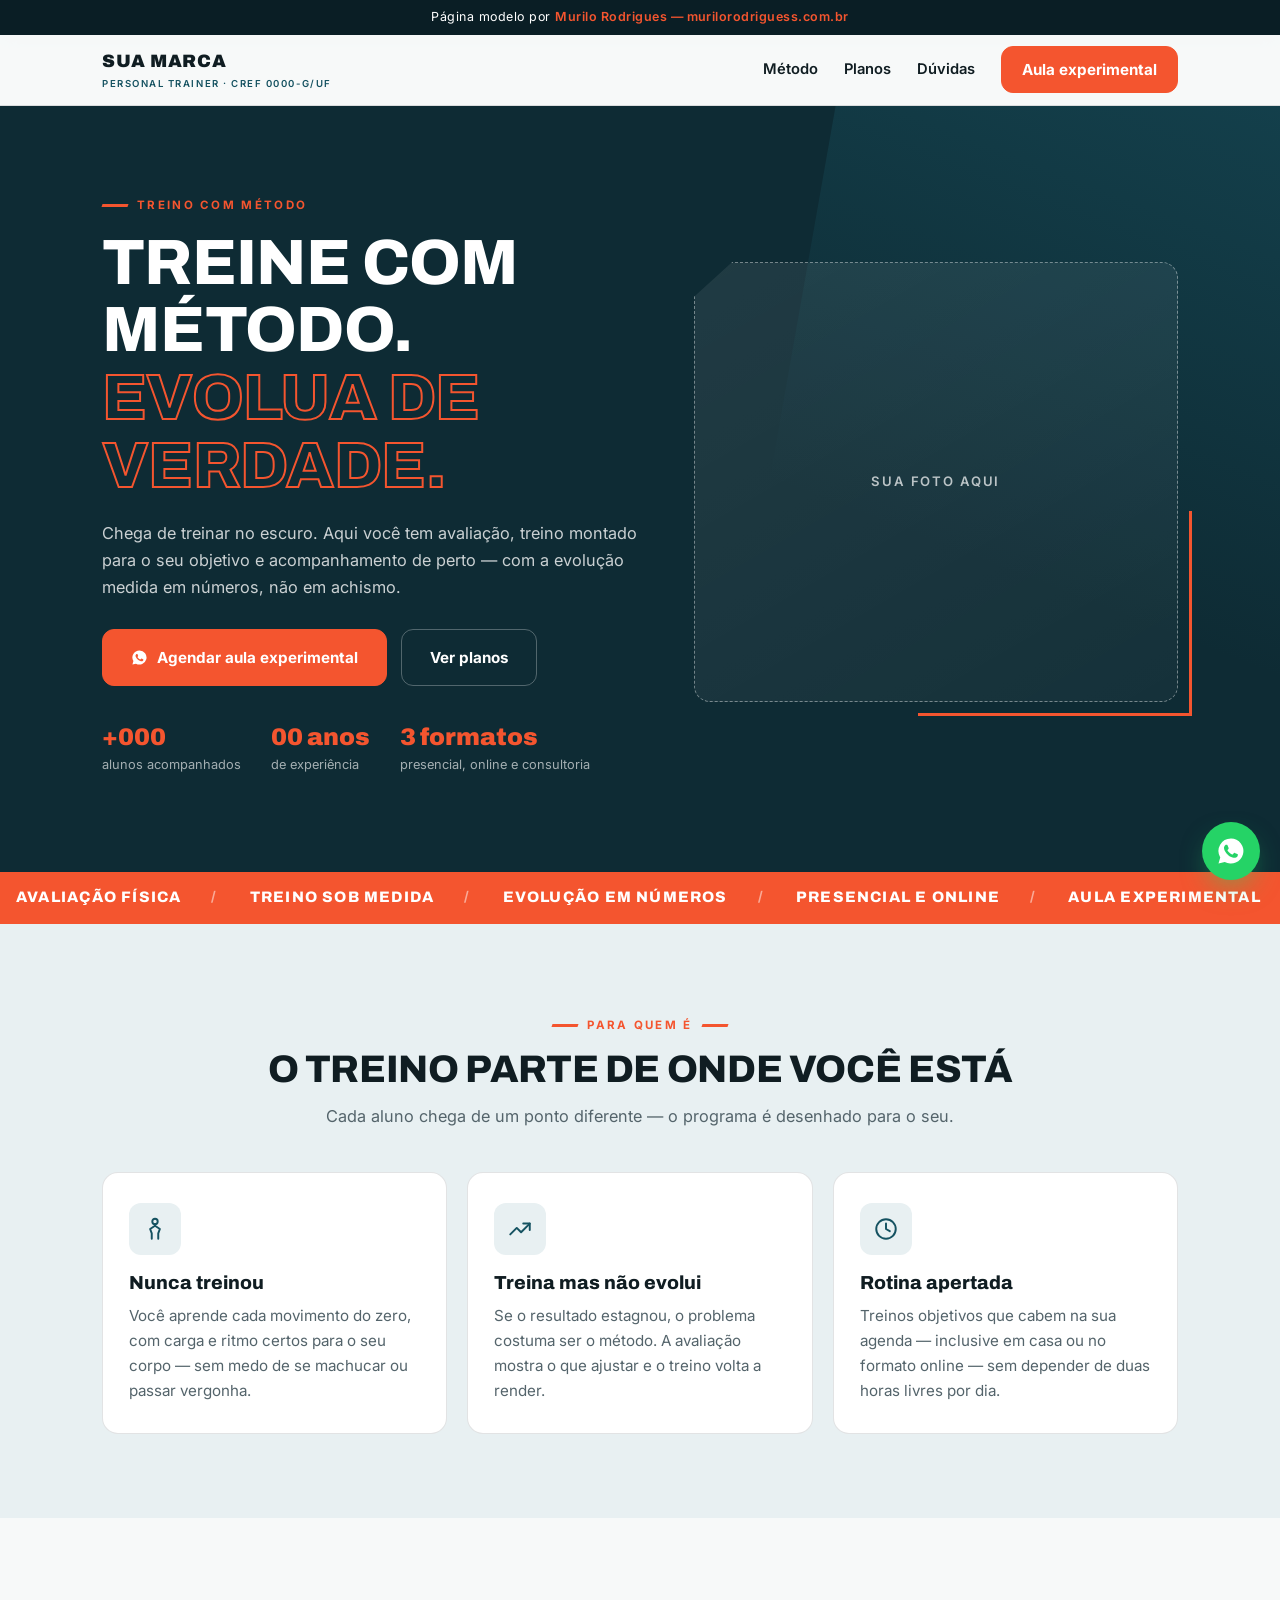
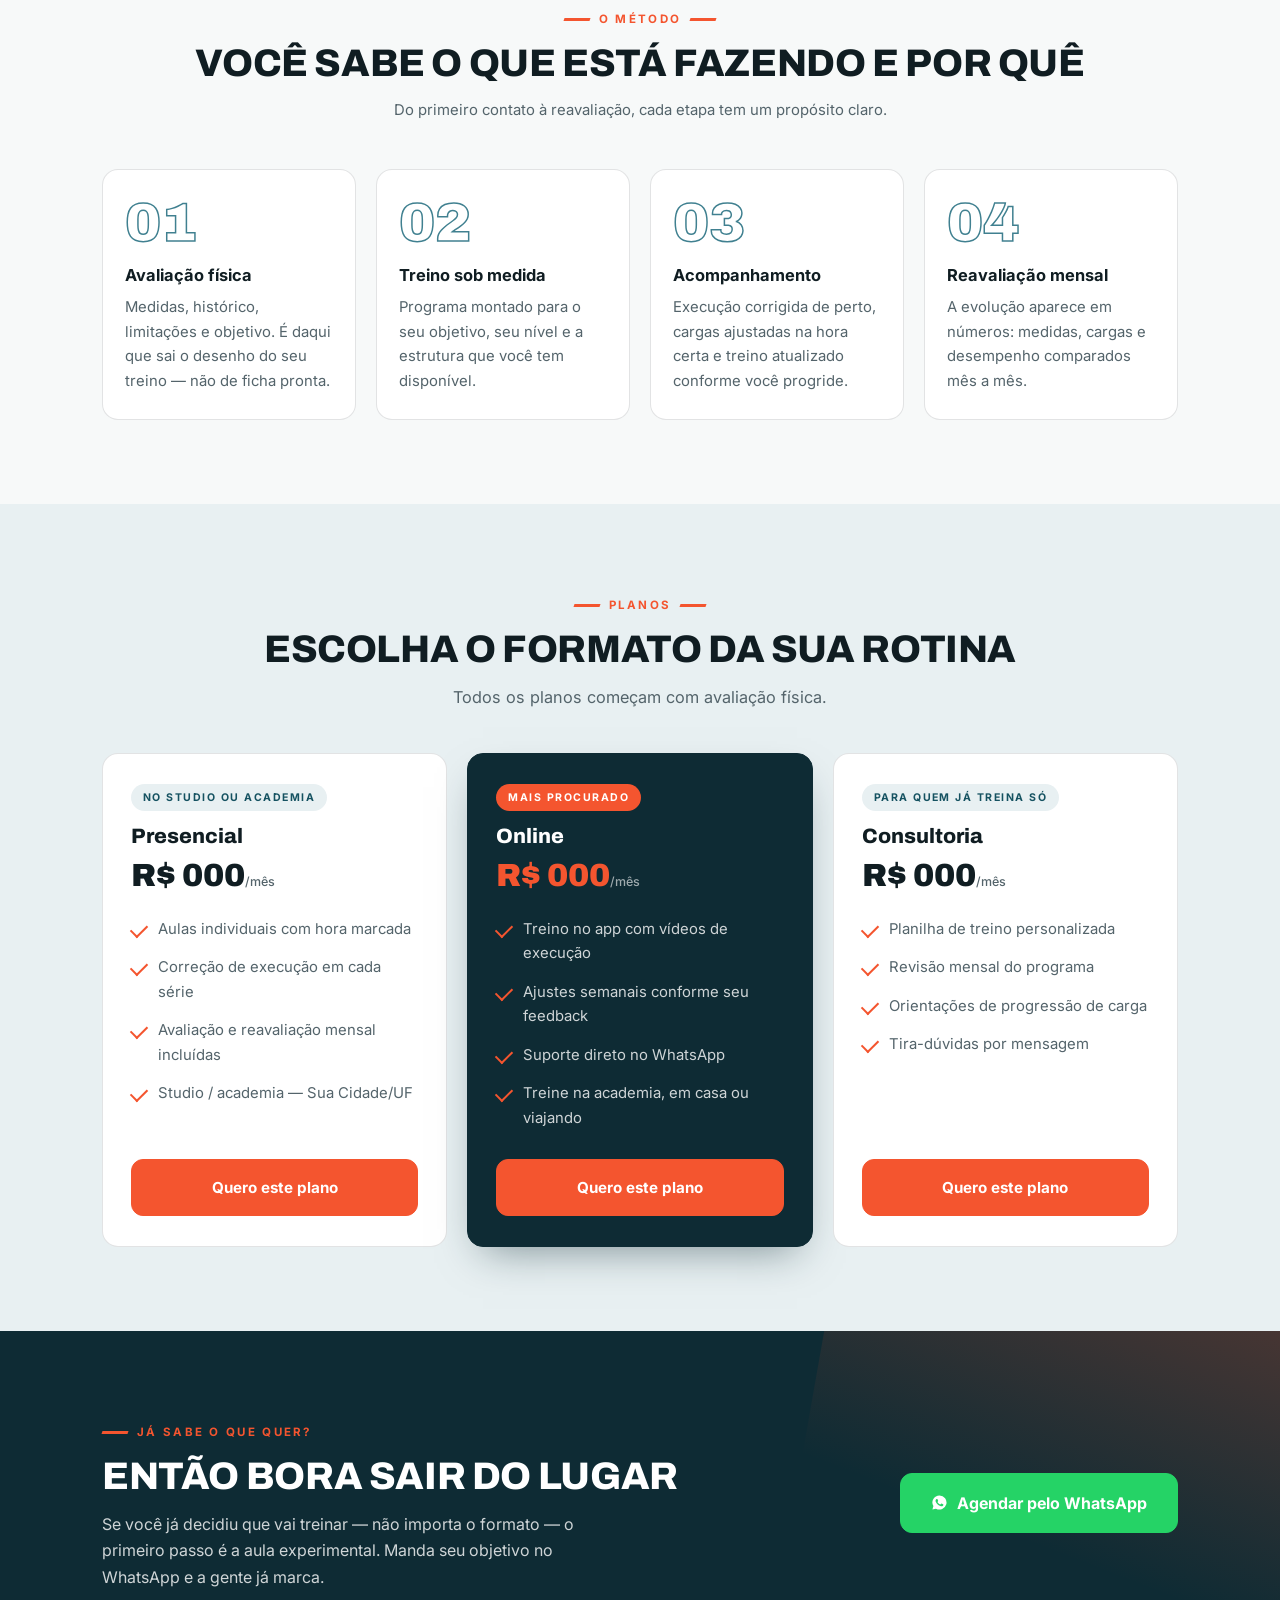
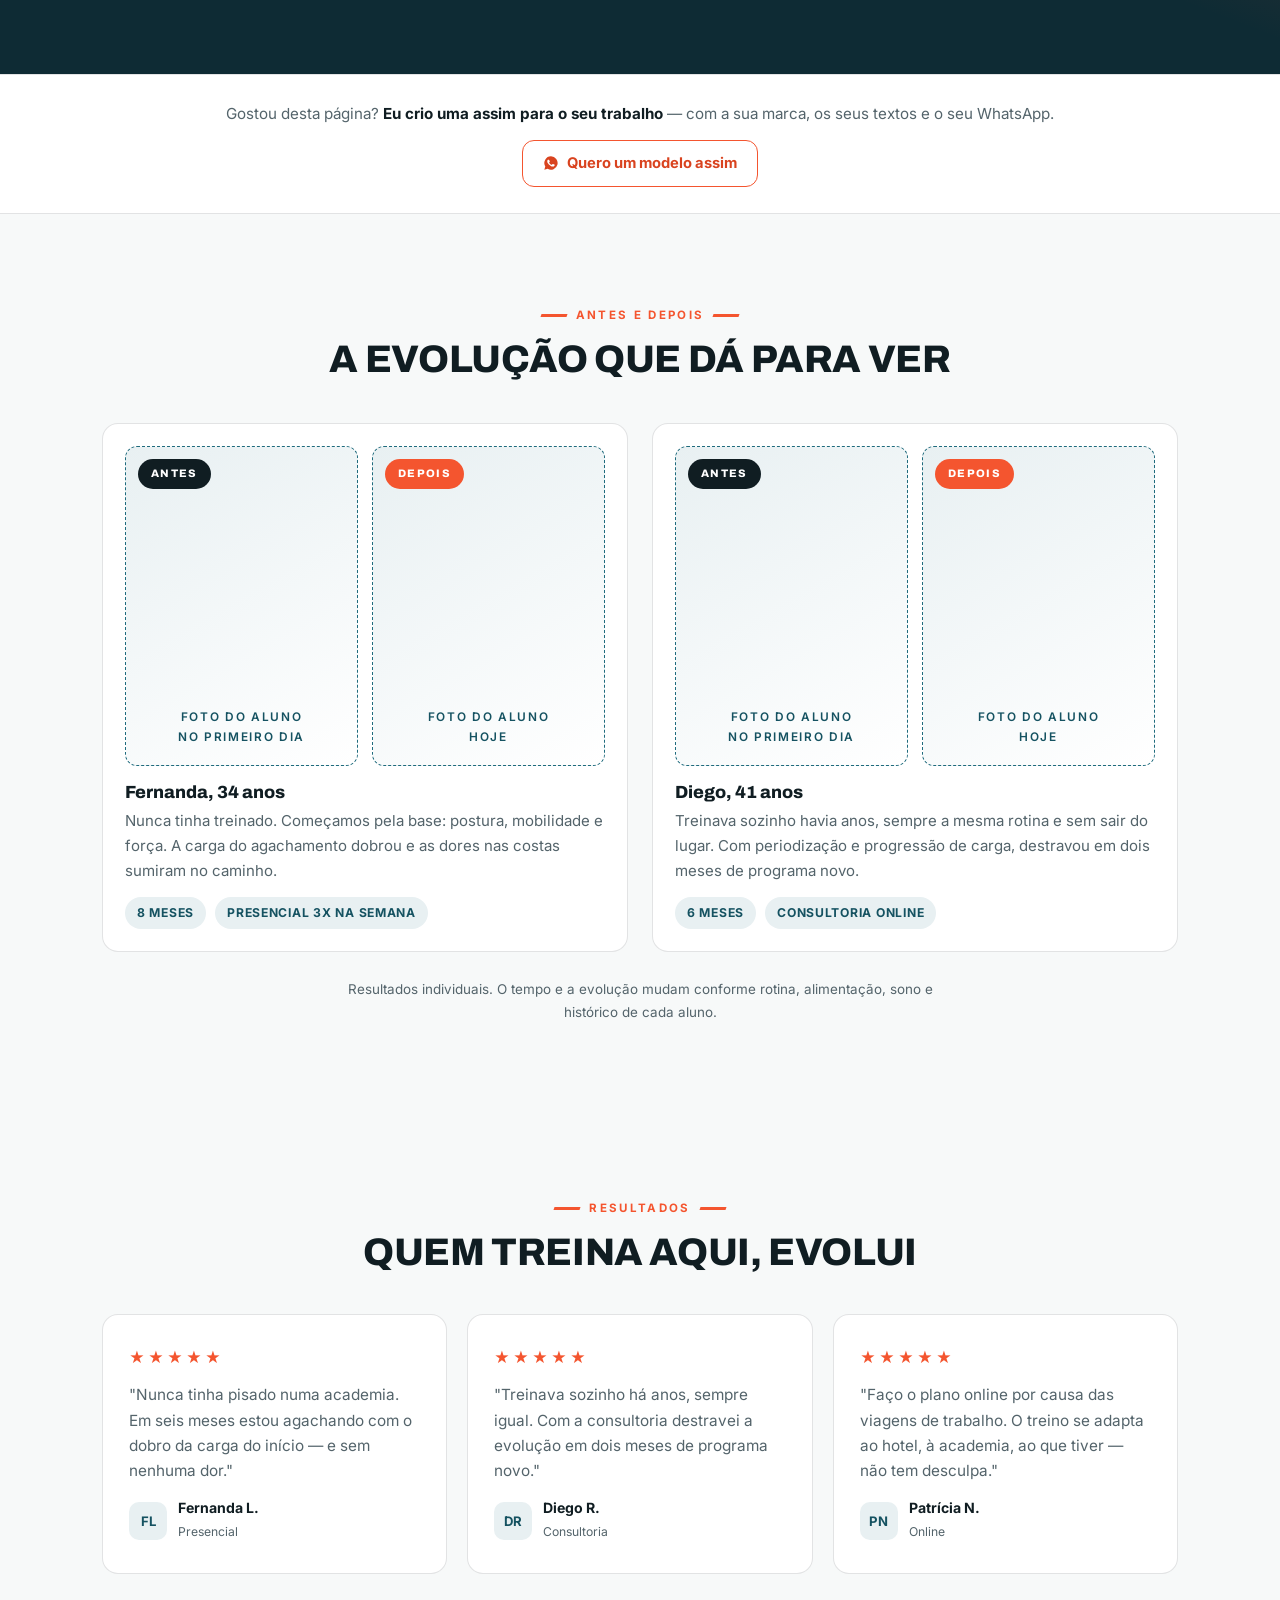
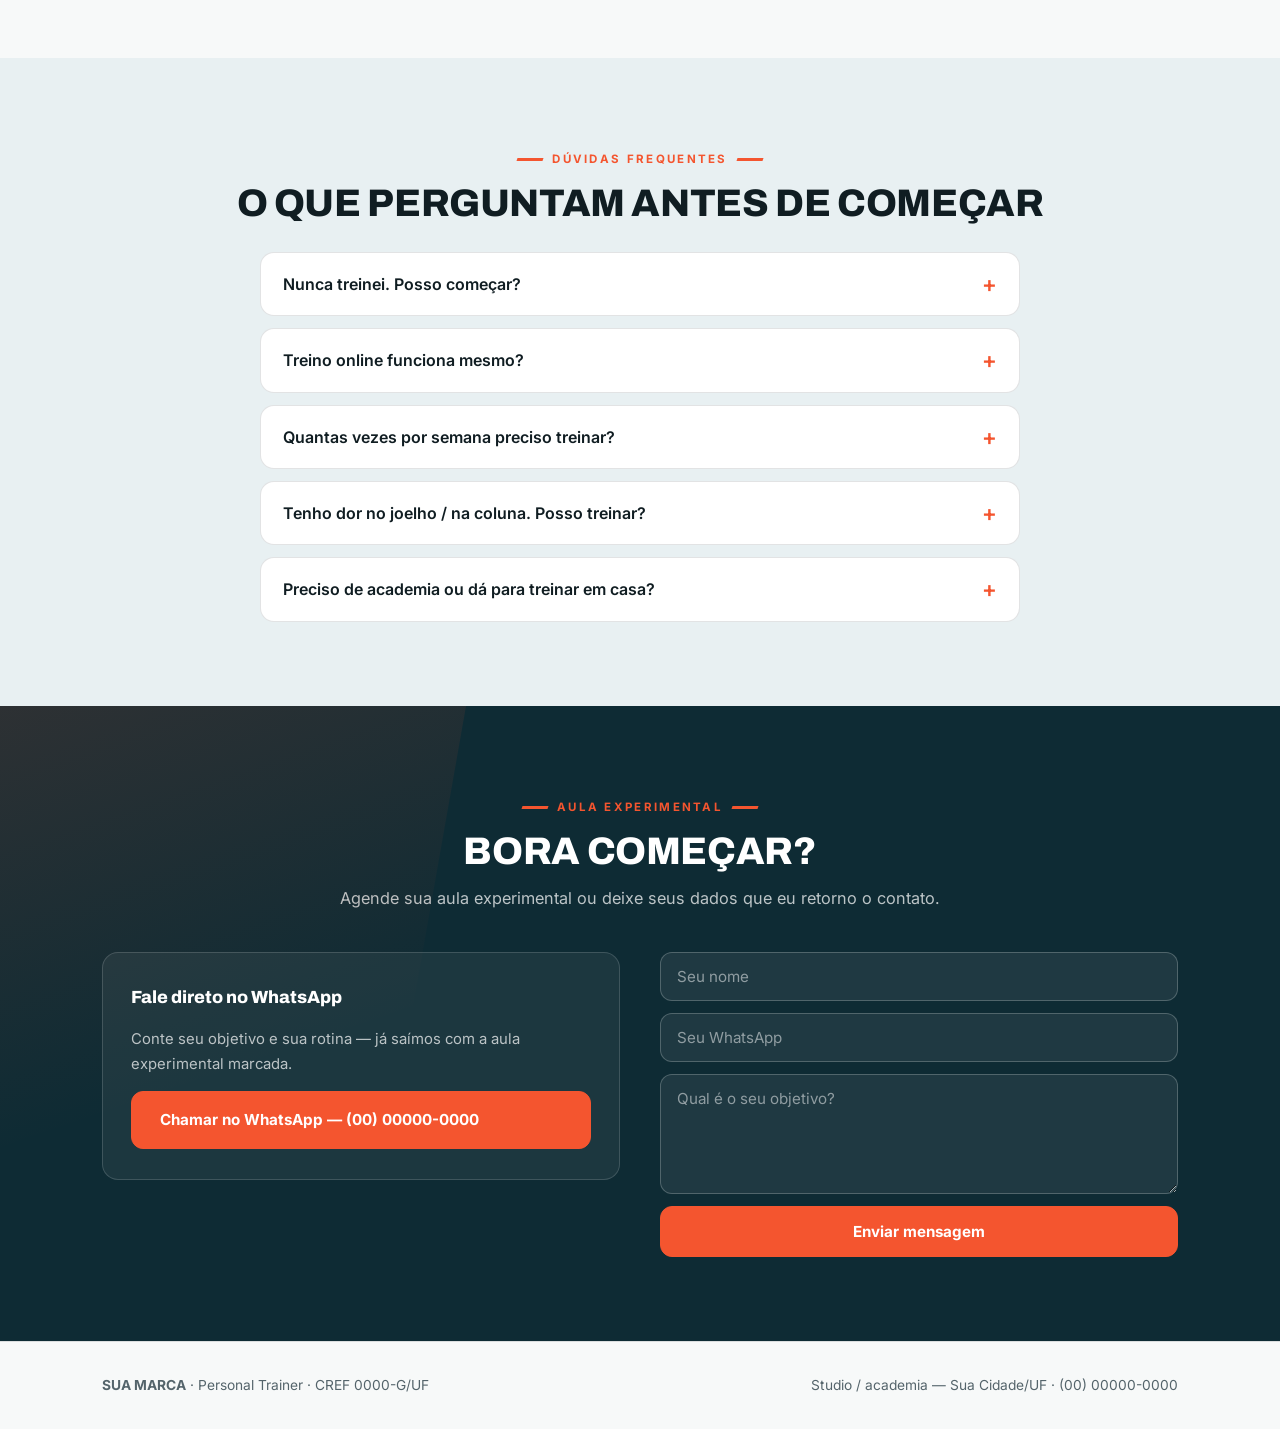
<file: personal.html>
<!DOCTYPE html>
<html lang="pt-BR">
<head>
  <meta charset="UTF-8" />
  <meta name="viewport" content="width=device-width, initial-scale=1.0" />
  <title>Personal Trainer — Página modelo | Murilo Rodrigues</title>
  <meta name="description" content="Página modelo para personal trainers: aula experimental pelo WhatsApp, método claro e planos presencial, online e consultoria." />
  <meta name="robots" content="noindex" />
  <link rel="preconnect" href="https://fonts.googleapis.com" />
  <link rel="preconnect" href="https://fonts.gstatic.com" crossorigin />
  <link href="https://fonts.googleapis.com/css2?family=Archivo:wdth,wght@125,600;125,700;125,800;125,900&family=Inter:wght@400;500;600;700&display=swap" rel="stylesheet" />

  <style>
    /* ============================================================
       PÁGINA MODELO — PERSONAL TRAINER (versão 2)
       Onde o cliente troca os dados dele:
       1) "SUA MARCA"            → nome do personal / studio
       2) "CREF 0000-G/UF"       → número de registro real
       3) (00) 00000-0000        → telefone real
       4) wa.me/5500000000000    → link do WhatsApp real (busque por "wa.me")
       5) Studio / academia      → local real de atendimento
       6) Blocos "SUA FOTO AQUI" → fotos reais
       7) "R$ 000/mês"           → preços reais dos planos
       8) formspree.io/f/SEU_ID  → ID real do formulário Formspree
       ============================================================ */
    :root{
      --ink:#101d22;            /* petróleo escuro */
      --ink-soft:#54646b;
      --petrol:#0e2b34;         /* fundo escuro do hero/CTA */
      --teal:#1f6b7d;
      --teal-dark:#155261;
      --teal-soft:#e8f0f2;
      --fire:#f4552f;           /* acento de energia */
      --fire-dark:#d9431f;
      --paper:#f7f9f9;
      --line:rgba(16,29,34,.12);
      --radius:16px;
      --shadow:0 12px 30px -14px rgba(16,29,34,.25);
    }
    *{margin:0;padding:0;box-sizing:border-box;}
    html{scroll-behavior:smooth;}
    body{
      font-family:'Inter',sans-serif;color:var(--ink);
      background:var(--paper);line-height:1.65;
      -webkit-font-smoothing:antialiased;
    }
    img{max-width:100%;display:block;}
    .container{max-width:1120px;margin:0 auto;padding:0 22px;}
    h1,h2,h3{
      font-family:'Archivo',sans-serif;font-weight:800;
      line-height:1.06;letter-spacing:-.01em;text-transform:uppercase;
    }
    h2{font-size:clamp(1.7rem,3.6vw,2.4rem);margin-bottom:14px;}
    h3{text-transform:none;letter-spacing:0;}
    .sub{color:var(--ink-soft);max-width:640px;font-size:1.02rem;}
    section{padding:84px 0;}
    .center{text-align:center;}
    .center .sub{margin:0 auto;}
    .eyebrow{
      display:inline-flex;align-items:center;gap:9px;
      font-size:.72rem;font-weight:700;letter-spacing:.2em;text-transform:uppercase;
      color:var(--fire);margin-bottom:14px;
    }
    .eyebrow::before{content:"";width:26px;height:3px;background:var(--fire);transform:skewX(-18deg);}
    .center .eyebrow::after{content:"";width:26px;height:3px;background:var(--fire);transform:skewX(-18deg);}

    /* Faixa da página modelo */
    .modelbar{
      background:#0a1e25;color:#fff;text-align:center;
      font-size:.78rem;letter-spacing:.04em;padding:7px 14px;
    }
    .modelbar a{color:var(--fire);text-decoration:none;font-weight:600;}

    /* Header */
    header.site{
      position:sticky;top:0;z-index:50;background:rgba(247,249,249,.92);
      backdrop-filter:blur(10px);border-bottom:1px solid var(--line);
    }
    .nav{display:flex;align-items:center;justify-content:space-between;height:70px;gap:18px;}
    .brand{font-family:'Archivo',sans-serif;font-weight:900;font-size:1.12rem;letter-spacing:.04em;text-transform:uppercase;}
    .brand small{display:block;font-family:'Inter',sans-serif;font-weight:600;font-size:.6rem;letter-spacing:.16em;color:var(--teal-dark);}
    .nav ul{display:flex;align-items:center;gap:26px;list-style:none;font-size:.92rem;font-weight:600;}
    .nav a{color:var(--ink);text-decoration:none;transition:color .2s ease;}
    .nav a:hover{color:var(--fire);}
    .nav .btn{padding:10px 20px;color:#fff;}
    .menu-toggle{
      display:none;background:none;border:1px solid var(--line);border-radius:10px;
      width:42px;height:42px;cursor:pointer;color:var(--ink);
      align-items:center;justify-content:center;
    }
    @media (max-width:820px){
      .menu-toggle{display:inline-flex;}
      .nav ul{
        display:none;position:absolute;top:70px;left:0;right:0;
        flex-direction:column;align-items:stretch;gap:0;
        background:var(--paper);border-bottom:1px solid var(--line);
        padding:10px 22px 18px;box-shadow:var(--shadow);
      }
      .nav ul.open{display:flex;}
      .nav ul li{padding:10px 0;}
      .nav .btn{text-align:center;justify-content:center;}
    }

    /* Botões */
    .btn{
      display:inline-flex;align-items:center;gap:9px;background:var(--fire);color:#fff;
      font-weight:700;font-size:.95rem;text-decoration:none;
      padding:15px 28px;border-radius:12px;border:1px solid var(--fire);
      transition:background .2s ease,transform .2s ease,box-shadow .2s ease;
    }
    .btn:hover{background:var(--fire-dark);transform:translateY(-2px);box-shadow:0 12px 26px -12px rgba(244,85,47,.6);}
    .btn:focus-visible{outline:3px solid var(--teal);outline-offset:2px;}
    .btn--ghost{background:transparent;color:var(--ink);border-color:var(--line);}
    .btn--ghost:hover{background:var(--teal-soft);color:var(--ink);box-shadow:none;}
    .btn svg{flex:none;}

    /* Hero escuro */
    .hero{
      background:var(--petrol);color:#fff;padding:82px 0 96px;
      position:relative;overflow:hidden;
    }
    .hero::before{
      content:"";position:absolute;top:0;right:-6%;width:46%;height:100%;
      background:linear-gradient(200deg,rgba(31,107,125,.35),transparent 60%);
      transform:skewX(-10deg);
    }
    .hero .grid{display:grid;grid-template-columns:1.05fr .95fr;gap:56px;align-items:center;position:relative;z-index:1;}
    .hero h1{font-size:clamp(2.5rem,5.4vw,4rem);margin-bottom:20px;}
    .hero h1 .stroke{
      color:transparent;-webkit-text-stroke:2px var(--fire);
      display:block;
    }
    .hero p{margin-bottom:28px;color:rgba(255,255,255,.78);}
    .hero .sub{max-width:560px;}
    .hero .actions{display:flex;gap:14px;flex-wrap:wrap;}
    .hero .btn--ghost{color:#fff;border-color:rgba(255,255,255,.28);}
    .hero .btn--ghost:hover{background:rgba(255,255,255,.1);color:#fff;}
    .hero .proof{display:flex;gap:30px;margin-top:38px;flex-wrap:wrap;}
    .proof div b{
      display:block;font-family:'Archivo',sans-serif;font-weight:900;
      font-size:1.5rem;color:var(--fire);line-height:1.1;
    }
    .proof div span{font-size:.8rem;color:rgba(255,255,255,.62);}
    .photo{
      background:linear-gradient(150deg,rgba(255,255,255,.08),rgba(255,255,255,.03));
      border:1.5px dashed rgba(255,255,255,.4);
      display:flex;align-items:center;justify-content:center;
      color:rgba(255,255,255,.7);font-weight:600;font-size:.82rem;letter-spacing:.14em;
      text-transform:uppercase;border-radius:var(--radius);
    }
    .photo--hero{
      min-height:440px;position:relative;
      clip-path:polygon(8% 0,100% 0,100% 100%,0 100%,0 8%);
    }
    .photo-wrap{position:relative;}
    .photo-wrap::after{
      content:"";position:absolute;right:-14px;bottom:-14px;width:56%;height:46%;
      border-right:3px solid var(--fire);border-bottom:3px solid var(--fire);
      pointer-events:none;
    }
    @media (max-width:860px){
      .hero .grid{grid-template-columns:1fr;}
      .photo--hero{min-height:300px;}
    }

    /* Faixa marquee */
    .ticker{
      background:var(--fire);color:#fff;padding:13px 0;overflow:hidden;
      font-family:'Archivo',sans-serif;font-weight:800;text-transform:uppercase;
      font-size:.95rem;letter-spacing:.08em;white-space:nowrap;
    }
    .ticker .track{display:inline-flex;animation:slide 24s linear infinite;}
    .ticker span{padding:0 16px;}
    .ticker span::after{content:"/";margin-left:30px;opacity:.5;}
    @keyframes slide{to{transform:translateX(-50%);}}

    /* Para quem é */
    .who{background:var(--teal-soft);}
    .cards{display:grid;grid-template-columns:repeat(3,1fr);gap:20px;margin-top:42px;}
    .card{
      background:#fff;border:1px solid var(--line);border-radius:var(--radius);
      padding:30px 26px;text-align:left;
      transition:transform .25s ease,box-shadow .25s ease;
    }
    .card:hover{transform:translateY(-5px);box-shadow:var(--shadow);}
    .card .icon{
      width:52px;height:52px;border-radius:12px;background:var(--teal-soft);
      display:flex;align-items:center;justify-content:center;margin-bottom:18px;
      color:var(--teal-dark);
    }
    .card h3{font-size:1.18rem;margin-bottom:10px;}
    .card p{color:var(--ink-soft);font-size:.95rem;}
    @media (max-width:820px){.cards{grid-template-columns:1fr;}}

    /* Método */
    .steps ol{
      list-style:none;display:grid;grid-template-columns:repeat(4,1fr);
      gap:20px;margin-top:46px;counter-reset:passo;
    }
    .steps li{
      counter-increment:passo;text-align:left;background:#fff;
      border:1px solid var(--line);border-radius:var(--radius);
      padding:26px 22px;position:relative;overflow:hidden;
      transition:transform .25s ease,box-shadow .25s ease;
    }
    .steps li:hover{transform:translateY(-4px);box-shadow:var(--shadow);}
    .steps li::before{
      content:counter(passo,decimal-leading-zero);
      font-family:'Archivo',sans-serif;font-weight:900;font-size:3.4rem;line-height:1;
      color:transparent;-webkit-text-stroke:1.5px var(--teal);
      display:block;margin-bottom:12px;opacity:.85;
    }
    .steps li::after{
      content:"";position:absolute;top:0;left:0;width:4px;height:100%;
      background:var(--fire);transform:scaleY(0);transform-origin:top;
      transition:transform .3s ease;
    }
    .steps li:hover::after{transform:scaleY(1);}
    .steps b{display:block;margin-bottom:6px;font-size:1.03rem;}
    .steps p{color:var(--ink-soft);font-size:.93rem;}
    @media (max-width:900px){.steps ol{grid-template-columns:repeat(2,1fr);}}
    @media (max-width:560px){.steps ol{grid-template-columns:1fr;}}

    /* Planos */
    .plans{background:var(--teal-soft);}
    .plan{
      background:#fff;border:1px solid var(--line);border-radius:var(--radius);
      padding:30px 28px;display:flex;flex-direction:column;text-align:left;
      transition:transform .25s ease,box-shadow .25s ease;
    }
    .plan:hover{transform:translateY(-5px);box-shadow:var(--shadow);}
    .plan--hi{
      background:var(--petrol);border-color:var(--petrol);color:#fff;
      box-shadow:0 18px 40px -16px rgba(14,43,52,.5);
    }
    .plan--hi h3{color:#fff;}
    .plan .tag{
      align-self:flex-start;font-size:.66rem;font-weight:700;letter-spacing:.14em;
      text-transform:uppercase;color:var(--teal-dark);background:var(--teal-soft);
      padding:5px 12px;border-radius:999px;margin-bottom:14px;
    }
    .plan--hi .tag{background:var(--fire);color:#fff;}
    .plan h3{font-size:1.3rem;margin-bottom:4px;}
    .plan .price{
      font-family:'Archivo',sans-serif;font-weight:900;font-size:2rem;
      margin:8px 0 18px;line-height:1;
    }
    .plan--hi .price{color:var(--fire);}
    .plan .price small{font-family:'Inter',sans-serif;font-size:.78rem;font-weight:500;color:var(--ink-soft);}
    .plan--hi .price small{color:rgba(255,255,255,.6);}
    .plan ul{list-style:none;color:var(--ink-soft);font-size:.93rem;flex:1;margin-bottom:22px;}
    .plan--hi ul{color:rgba(255,255,255,.8);}
    .plan li{padding:7px 0 7px 27px;position:relative;}
    .plan li::before{
      content:"";position:absolute;left:0;top:14px;width:14px;height:8px;
      border-left:2px solid var(--fire);border-bottom:2px solid var(--fire);
      transform:rotate(-45deg);
    }
    .plan .btn{text-align:center;justify-content:center;}
    .plan--hi .btn:focus-visible{outline-color:#fff;}

    /* Depoimentos */
    .quote{display:flex;flex-direction:column;}
    .quote .stars{color:var(--fire);letter-spacing:3px;font-size:.95rem;margin-bottom:12px;}
    .quote p{font-size:.96rem;margin-bottom:16px;flex:1;}
    .quote footer{display:flex;align-items:center;gap:11px;}
    .quote .avatar{
      width:38px;height:38px;border-radius:10px;flex:none;
      background:var(--teal-soft);display:flex;align-items:center;justify-content:center;
      font-weight:700;font-size:.82rem;color:var(--teal-dark);
    }
    .quote b{font-size:.88rem;color:var(--ink);display:block;line-height:1.2;}
    .quote small{font-size:.76rem;color:var(--ink-soft);}

    /* FAQ */
    .faq{background:var(--teal-soft);}
    .faq details{
      border:1px solid var(--line);border-radius:14px;padding:0 22px;margin-top:12px;
      background:#fff;transition:box-shadow .2s ease;
    }
    .faq details[open]{box-shadow:var(--shadow);border-color:var(--teal);}
    .faq summary{
      cursor:pointer;font-weight:600;padding:18px 34px 18px 0;list-style:none;position:relative;
    }
    .faq summary::-webkit-details-marker{display:none;}
    .faq summary::after{
      content:"+";position:absolute;right:0;top:13px;font-size:1.4rem;color:var(--fire);
      transition:transform .2s ease;
    }
    .faq details[open] summary::after{transform:rotate(45deg);}
    .faq details p{color:var(--ink-soft);padding-bottom:18px;font-size:.95rem;}

    /* Contato */
    .cta{background:var(--petrol);color:#fff;position:relative;overflow:hidden;}
    .cta::before{
      content:"";position:absolute;top:0;left:-8%;width:40%;height:100%;
      background:linear-gradient(160deg,rgba(244,85,47,.14),transparent 60%);
      transform:skewX(-10deg);
    }
    .cta h2{color:#fff;}
    .cta .sub{color:rgba(255,255,255,.72);}
    .cta .grid{display:grid;grid-template-columns:1fr 1fr;gap:40px;margin-top:40px;align-items:start;position:relative;}
    .cta form{display:grid;gap:12px;}
    .cta input,.cta textarea{
      width:100%;padding:14px 16px;border-radius:12px;border:1px solid rgba(255,255,255,.22);
      background:rgba(255,255,255,.07);color:#fff;font-family:inherit;font-size:.95rem;
      transition:border-color .2s ease;
    }
    .cta input:focus,.cta textarea:focus{outline:none;border-color:var(--fire);}
    .cta input::placeholder,.cta textarea::placeholder{color:rgba(255,255,255,.5);}
    .cta textarea{min-height:120px;resize:vertical;}
    .cta button{cursor:pointer;font-family:inherit;justify-content:center;}
    .wa-big{
      display:flex;flex-direction:column;gap:15px;background:rgba(255,255,255,.06);
      border:1px solid rgba(255,255,255,.15);border-radius:var(--radius);padding:30px 28px;
    }
    .wa-big b{font-size:1.1rem;font-family:'Archivo',sans-serif;font-weight:800;}
    .wa-big span{color:rgba(255,255,255,.7);font-size:.93rem;}
    @media (max-width:760px){.cta .grid{grid-template-columns:1fr;}}

    /* Rodapé */
    footer.site{
      border-top:1px solid var(--line);padding:32px 0;font-size:.86rem;color:var(--ink-soft);
    }
    footer.site .row{display:flex;justify-content:space-between;gap:14px;flex-wrap:wrap;}

    /* WhatsApp flutuante */
    .wa-float{
      position:fixed;right:20px;bottom:20px;z-index:60;
      width:58px;height:58px;border-radius:50%;background:#25d366;
      display:flex;align-items:center;justify-content:center;
      box-shadow:0 12px 28px -8px rgba(37,211,102,.55);
      transition:transform .2s ease;
    }
    .wa-float:hover{transform:scale(1.08);}
    .wa-float svg{width:30px;height:30px;fill:#fff;}

    /* Chamada de meio de página — CTA do dono */
    .midcta{background:var(--petrol);color:#fff;position:relative;overflow:hidden;}
    .midcta::before{
      content:"";position:absolute;top:0;right:-6%;width:44%;height:100%;
      background:linear-gradient(200deg,rgba(244,85,47,.28),transparent 60%);
      transform:skewX(-10deg);
    }
    .midcta .box{
      display:flex;align-items:center;justify-content:space-between;gap:36px;
      flex-wrap:wrap;text-align:left;position:relative;z-index:1;
    }
    .midcta .box>div{flex:1 1 340px;}
    .midcta h2{color:#fff;}
    .midcta p{color:rgba(255,255,255,.8);max-width:520px;margin-top:6px;}
    .midcta .btn{background:#25d366;border-color:#25d366;flex:none;font-size:1rem;padding:16px 30px;}
    .midcta .btn:hover{background:#1eb85a;border-color:#1eb85a;box-shadow:0 14px 28px -12px rgba(37,211,102,.6);}
    @media (max-width:700px){.midcta .box{justify-content:center;text-align:center;}.midcta p{margin-inline:auto;}}

    /* Faixa discreta do Murilo (contexto do site) */
    .authorbar{background:#fff;border-top:1px solid var(--line);border-bottom:1px solid var(--line);padding:26px 0;}
    .authorbar .box{
      display:flex;align-items:center;justify-content:center;gap:14px 22px;
      flex-wrap:wrap;text-align:center;
    }
    .authorbar p{color:var(--ink-soft);font-size:.95rem;margin:0;}
    .authorbar p b{color:var(--ink);font-weight:700;}
    .authorbar a{
      display:inline-flex;align-items:center;gap:8px;flex:none;
      font-weight:700;font-size:.92rem;color:var(--fire-dark);text-decoration:none;
      border:1px solid var(--fire);border-radius:12px;padding:10px 20px;
      transition:background .2s ease,color .2s ease;
    }
    .authorbar a:hover{background:var(--fire);color:#fff;}

    /* Reveal ao rolar */
    .reveal{opacity:0;transform:translateY(22px);transition:opacity .7s ease,transform .7s ease;}
    .reveal.in{opacity:1;transform:none;}
    @media (prefers-reduced-motion:reduce){
      .reveal{opacity:1;transform:none;transition:none;}
      .ticker .track{animation:none;}
      html{scroll-behavior:auto;}
    }
  
    /* ============ ANTES E DEPOIS (bloco .ba) ============ */
    .ba{background:var(--paper);}
    .ba-list{display:grid;gap:24px;margin-top:44px;text-align:left;}
    .ba-case{
      background:#fff;border:1px solid var(--line);border-radius:var(--radius);
      padding:22px;transition:transform .25s ease,box-shadow .25s ease;
    }
    .ba-case:hover{transform:translateY(-4px);box-shadow:var(--shadow);}
    .ba-pair{display:grid;grid-template-columns:1fr 1fr;gap:14px;}
    .ba-shot{
      position:relative;min-height:320px;border-radius:12px;overflow:hidden;
      background:linear-gradient(150deg,var(--teal-soft),#fff);
      border:1.5px dashed var(--teal);
      display:flex;align-items:flex-end;justify-content:center;
      padding:18px;text-align:center;
      color:var(--teal-dark);font-weight:600;font-size:.74rem;
      letter-spacing:.14em;text-transform:uppercase;
    }
    .ba-shot img{position:absolute;inset:0;width:100%;height:100%;object-fit:cover;}
    .ba-tag{
      position:absolute;top:12px;left:12px;z-index:2;
      font-family:'Archivo',sans-serif;font-weight:800;
      font-size:.68rem;letter-spacing:.12em;text-transform:uppercase;
      padding:6px 13px;border-radius:999px;background:var(--ink);color:#fff;
    }
    .ba-shot--depois .ba-tag{background:var(--fire);}
    .ba-info{margin-top:18px;}
    .ba-info h3{font-size:1.1rem;margin-bottom:6px;}
    .ba-info p{color:var(--ink-soft);font-size:.94rem;}
    .ba-meta{display:flex;flex-wrap:wrap;gap:9px;margin-top:14px;}
    .ba-meta span{
      font-size:.76rem;font-weight:700;letter-spacing:.06em;text-transform:uppercase;
      color:var(--teal-dark);background:var(--teal-soft);
      padding:6px 12px;border-radius:999px;
    }
    .ba-note{
      margin-top:26px;font-size:.84rem;color:var(--ink-soft);
      text-align:center;max-width:640px;margin-left:auto;margin-right:auto;
    }
    @media (min-width:900px){.ba-list{grid-template-columns:1fr 1fr;}}
    @media (max-width:520px){.ba-shot{min-height:240px;}}
  </style>
</head>
<body>

  <div class="modelbar">Página modelo por <a href="https://murilorodriguess.com.br" target="_blank" rel="noopener">Murilo Rodrigues — murilorodriguess.com.br</a></div>

  <header class="site">
    <div class="container nav">
      <div class="brand">SUA MARCA<small>Personal Trainer · CREF 0000-G/UF</small></div>
      <button class="menu-toggle" aria-label="Abrir menu" aria-expanded="false">
        <svg width="20" height="20" viewBox="0 0 24 24" fill="none" stroke="currentColor" stroke-width="2" stroke-linecap="round"><path d="M4 7h16M4 12h16M4 17h16"/></svg>
      </button>
      <ul id="menu">
        <li><a href="#metodo">Método</a></li>
        <li><a href="#planos">Planos</a></li>
        <li><a href="#duvidas">Dúvidas</a></li>
        <li><a class="btn" href="https://wa.me/5500000000000?text=Ol%C3%A1%2C%20quero%20agendar%20uma%20aula%20experimental" target="_blank" rel="noopener">Aula experimental</a></li>
      </ul>
    </div>
  </header>

  <!-- HERO -->
  <section class="hero">
    <div class="container grid">
      <div class="reveal in">
        <span class="eyebrow">Treino com método</span>
        <h1>Treine com método. <span class="stroke">Evolua de verdade.</span></h1>
        <p class="sub">Chega de treinar no escuro. Aqui você tem avaliação, treino montado para o seu objetivo e acompanhamento de perto — com a evolução medida em números, não em achismo.</p>
        <div class="actions">
          <a class="btn" href="https://wa.me/5500000000000?text=Ol%C3%A1%2C%20quero%20agendar%20uma%20aula%20experimental" target="_blank" rel="noopener">
            <svg width="17" height="17" viewBox="0 0 24 24" fill="currentColor"><path d="M12 2a10 10 0 0 0-8.6 15.1L2 22l5-1.3A10 10 0 1 0 12 2Zm5.2 14.2c-.2.6-1.2 1.1-1.7 1.2-.5 0-1 .2-3.3-.7-2.8-1.1-4.6-4-4.7-4.2-.1-.2-1.1-1.5-1.1-2.9s.7-2 1-2.3c.2-.3.5-.3.7-.3h.5c.2 0 .4 0 .6.4l.9 2.1c0 .2.1.3 0 .5l-.3.5-.4.5c-.2.1-.3.3-.1.6.1.3.7 1.1 1.5 1.8 1 .9 1.8 1.2 2.1 1.3.3.1.4.1.6-.1l.9-1c.2-.3.4-.2.6-.1l2 .9c.3.2.5.2.5.4 0 .1 0 .7-.3 1.4Z"/></svg>
            Agendar aula experimental
          </a>
          <a class="btn btn--ghost" href="#planos">Ver planos</a>
        </div>
        <!-- Troque os números pelos seus dados reais (ou remova este bloco) -->
        <div class="proof">
          <div><b>+000</b><span>alunos acompanhados</span></div>
          <div><b>00 anos</b><span>de experiência</span></div>
          <div><b>3 formatos</b><span>presencial, online e consultoria</span></div>
        </div>
      </div>
      <div class="photo-wrap reveal in" style="transition-delay:.15s">
        <div class="photo photo--hero">Sua foto aqui</div>
      </div>
    </div>
  </section>

  <!-- FAIXA -->
  <div class="ticker" aria-hidden="true">
    <div class="track">
      <span>Avaliação física</span><span>Treino sob medida</span><span>Evolução em números</span><span>Presencial e online</span><span>Aula experimental</span>
      <span>Avaliação física</span><span>Treino sob medida</span><span>Evolução em números</span><span>Presencial e online</span><span>Aula experimental</span>
    </div>
  </div>

  <!-- PARA QUEM É -->
  <section class="who">
    <div class="container center">
      <span class="eyebrow">Para quem é</span>
      <h2>O treino parte de onde você está</h2>
      <p class="sub">Cada aluno chega de um ponto diferente — o programa é desenhado para o seu.</p>
      <div class="cards">
        <div class="card reveal">
          <div class="icon">
            <svg width="26" height="26" viewBox="0 0 24 24" fill="none" stroke="currentColor" stroke-width="1.8" stroke-linecap="round" stroke-linejoin="round"><circle cx="12" cy="5" r="2.5"/><path d="M9 21v-5l-1.5-4L12 9l4.5 3L15 16v5"/><path d="M12 9V7.5"/></svg>
          </div>
          <h3>Nunca treinou</h3>
          <p>Você aprende cada movimento do zero, com carga e ritmo certos para o seu corpo — sem medo de se machucar ou passar vergonha.</p>
        </div>
        <div class="card reveal" style="transition-delay:.1s">
          <div class="icon">
            <svg width="26" height="26" viewBox="0 0 24 24" fill="none" stroke="currentColor" stroke-width="1.8" stroke-linecap="round" stroke-linejoin="round"><path d="M3 17l6-6 4 4 8-8"/><path d="M15 7h6v6"/></svg>
          </div>
          <h3>Treina mas não evolui</h3>
          <p>Se o resultado estagnou, o problema costuma ser o método. A avaliação mostra o que ajustar e o treino volta a render.</p>
        </div>
        <div class="card reveal" style="transition-delay:.2s">
          <div class="icon">
            <svg width="26" height="26" viewBox="0 0 24 24" fill="none" stroke="currentColor" stroke-width="1.8" stroke-linecap="round" stroke-linejoin="round"><circle cx="12" cy="12" r="9"/><path d="M12 7v5l3.5 2"/></svg>
          </div>
          <h3>Rotina apertada</h3>
          <p>Treinos objetivos que cabem na sua agenda — inclusive em casa ou no formato online — sem depender de duas horas livres por dia.</p>
        </div>
      </div>
    </div>
  </section>

  <!-- MÉTODO -->
  <section class="steps" id="metodo">
    <div class="container center">
      <span class="eyebrow">O método</span>
      <h2>Você sabe o que está fazendo e por quê</h2>
      <p class="sub">Do primeiro contato à reavaliação, cada etapa tem um propósito claro.</p>
      <ol>
        <li class="reveal"><b>Avaliação física</b><p>Medidas, histórico, limitações e objetivo. É daqui que sai o desenho do seu treino — não de ficha pronta.</p></li>
        <li class="reveal" style="transition-delay:.1s"><b>Treino sob medida</b><p>Programa montado para o seu objetivo, seu nível e a estrutura que você tem disponível.</p></li>
        <li class="reveal" style="transition-delay:.2s"><b>Acompanhamento</b><p>Execução corrigida de perto, cargas ajustadas na hora certa e treino atualizado conforme você progride.</p></li>
        <li class="reveal" style="transition-delay:.3s"><b>Reavaliação mensal</b><p>A evolução aparece em números: medidas, cargas e desempenho comparados mês a mês.</p></li>
      </ol>
    </div>
  </section>

  <!-- PLANOS -->
  <section class="plans" id="planos">
    <div class="container center">
      <span class="eyebrow">Planos</span>
      <h2>Escolha o formato da sua rotina</h2>
      <p class="sub">Todos os planos começam com avaliação física.</p>
      <div class="cards">
        <div class="plan reveal">
          <span class="tag">No studio ou academia</span>
          <h3>Presencial</h3>
          <p class="price">R$ 000<small>/mês</small></p>
          <ul>
            <li>Aulas individuais com hora marcada</li>
            <li>Correção de execução em cada série</li>
            <li>Avaliação e reavaliação mensal incluídas</li>
            <li>Studio / academia — Sua Cidade/UF</li>
          </ul>
          <a class="btn" href="https://wa.me/5500000000000?text=Ol%C3%A1%2C%20quero%20o%20plano%20presencial" target="_blank" rel="noopener">Quero este plano</a>
        </div>
        <div class="plan plan--hi reveal" style="transition-delay:.1s">
          <span class="tag">Mais procurado</span>
          <h3>Online</h3>
          <p class="price">R$ 000<small>/mês</small></p>
          <ul>
            <li>Treino no app com vídeos de execução</li>
            <li>Ajustes semanais conforme seu feedback</li>
            <li>Suporte direto no WhatsApp</li>
            <li>Treine na academia, em casa ou viajando</li>
          </ul>
          <a class="btn" href="https://wa.me/5500000000000?text=Ol%C3%A1%2C%20quero%20o%20plano%20online" target="_blank" rel="noopener">Quero este plano</a>
        </div>
        <div class="plan reveal" style="transition-delay:.2s">
          <span class="tag">Para quem já treina só</span>
          <h3>Consultoria</h3>
          <p class="price">R$ 000<small>/mês</small></p>
          <ul>
            <li>Planilha de treino personalizada</li>
            <li>Revisão mensal do programa</li>
            <li>Orientações de progressão de carga</li>
            <li>Tira-dúvidas por mensagem</li>
          </ul>
          <a class="btn" href="https://wa.me/5500000000000?text=Ol%C3%A1%2C%20quero%20o%20plano%20de%20consultoria" target="_blank" rel="noopener">Quero este plano</a>
        </div>
      </div>
    </div>
  </section>

  <!-- CHAMADA DE MEIO — CTA do dono (WhatsApp do cliente) -->
  <section class="midcta">
    <div class="container box reveal">
      <div>
        <span class="eyebrow">Já sabe o que quer?</span>
        <h2>Então bora sair do lugar</h2>
        <p>Se você já decidiu que vai treinar — não importa o formato — o primeiro passo é a aula experimental. Manda seu objetivo no WhatsApp e a gente já marca.</p>
      </div>
      <a class="btn" href="https://wa.me/5500000000000?text=Ol%C3%A1%2C%20j%C3%A1%20decidi%20treinar%20e%20quero%20a%20aula%20experimental" target="_blank" rel="noopener">
        <svg width="17" height="17" viewBox="0 0 24 24" fill="currentColor"><path d="M12 2a10 10 0 0 0-8.6 15.1L2 22l5-1.3A10 10 0 1 0 12 2Zm5.2 14.2c-.2.6-1.2 1.1-1.7 1.2-.5 0-1 .2-3.3-.7-2.8-1.1-4.6-4-4.7-4.2-.1-.2-1.1-1.5-1.1-2.9s.7-2 1-2.3c.2-.3.5-.3.7-.3h.5c.2 0 .4 0 .6.4l.9 2.1c0 .2.1.3 0 .5l-.3.5-.4.5c-.2.1-.3.3-.1.6.1.3.7 1.1 1.5 1.8 1 .9 1.8 1.2 2.1 1.3.3.1.4.1.6-.1l.9-1c.2-.3.4-.2.6-.1l2 .9c.3.2.5.2.5.4 0 .1 0 .7-.3 1.4Z"/></svg>
        Agendar pelo WhatsApp
      </a>
    </div>
  </section>

  <!-- FAIXA DO AUTOR — fala com o dono do negócio que avalia o modelo (WhatsApp do Murilo) -->
  <div class="authorbar">
    <div class="container box">
      <p>Gostou desta página? <b>Eu crio uma assim para o seu trabalho</b> — com a sua marca, os seus textos e o seu WhatsApp.</p>
      <a href="https://wa.me/5584986329566?text=Ol%C3%A1%20Murilo%2C%20gostei%20do%20modelo%20de%20personal%20e%20quero%20um%20assim" target="_blank" rel="noopener">
        <svg width="16" height="16" viewBox="0 0 24 24" fill="currentColor"><path d="M12 2a10 10 0 0 0-8.6 15.1L2 22l5-1.3A10 10 0 1 0 12 2Zm5.2 14.2c-.2.6-1.2 1.1-1.7 1.2-.5 0-1 .2-3.3-.7-2.8-1.1-4.6-4-4.7-4.2-.1-.2-1.1-1.5-1.1-2.9s.7-2 1-2.3c.2-.3.5-.3.7-.3h.5c.2 0 .4 0 .6.4l.9 2.1c0 .2.1.3 0 .5l-.3.5-.4.5c-.2.1-.3.3-.1.6.1.3.7 1.1 1.5 1.8 1 .9 1.8 1.2 2.1 1.3.3.1.4.1.6-.1l.9-1c.2-.3.4-.2.6-.1l2 .9c.3.2.5.2.5.4 0 .1 0 .7-.3 1.4Z"/></svg>
        Quero um modelo assim
      </a>
    </div>
  </div>

  <!-- ANTES E DEPOIS -->
  <section class="ba">
    <div class="container center">
      <span class="eyebrow">Antes e depois</span>
      <h2>A evolução que dá para ver</h2>
      <div class="ba-list">

        <article class="ba-case reveal">
          <div class="ba-pair">
            <div class="ba-shot">
              <span class="ba-tag">Antes</span>
              Foto do aluno<br>no primeiro dia
            </div>
            <div class="ba-shot ba-shot--depois">
              <span class="ba-tag">Depois</span>
              Foto do aluno<br>hoje
            </div>
          </div>
          <div class="ba-info">
            <h3>Fernanda, 34 anos</h3>
            <p>Nunca tinha treinado. Começamos pela base: postura, mobilidade e força. A carga do agachamento dobrou e as dores nas costas sumiram no caminho.</p>
            <div class="ba-meta">
              <span>8 meses</span>
              <span>Presencial 3x na semana</span>
            </div>
          </div>
        </article>

        <article class="ba-case reveal" style="transition-delay:.1s">
          <div class="ba-pair">
            <div class="ba-shot">
              <span class="ba-tag">Antes</span>
              Foto do aluno<br>no primeiro dia
            </div>
            <div class="ba-shot ba-shot--depois">
              <span class="ba-tag">Depois</span>
              Foto do aluno<br>hoje
            </div>
          </div>
          <div class="ba-info">
            <h3>Diego, 41 anos</h3>
            <p>Treinava sozinho havia anos, sempre a mesma rotina e sem sair do lugar. Com periodização e progressão de carga, destravou em dois meses de programa novo.</p>
            <div class="ba-meta">
              <span>6 meses</span>
              <span>Consultoria online</span>
            </div>
          </div>
        </article>

      </div>
      <p class="ba-note">Resultados individuais. O tempo e a evolução mudam conforme rotina, alimentação, sono e histórico de cada aluno.</p>
    </div>
  </section>

  <!-- DEPOIMENTOS -->
  <section>
    <div class="container center">
      <span class="eyebrow">Resultados</span>
      <h2>Quem treina aqui, evolui</h2>
      <div class="cards" style="text-align:left">
        <div class="card quote reveal">
          <div class="stars" aria-label="5 estrelas">★★★★★</div>
          <p>"Nunca tinha pisado numa academia. Em seis meses estou agachando com o dobro da carga do início — e sem nenhuma dor."</p>
          <footer><span class="avatar">FL</span><span><b>Fernanda L.</b><small>Presencial</small></span></footer>
        </div>
        <div class="card quote reveal" style="transition-delay:.1s">
          <div class="stars" aria-label="5 estrelas">★★★★★</div>
          <p>"Treinava sozinho há anos, sempre igual. Com a consultoria destravei a evolução em dois meses de programa novo."</p>
          <footer><span class="avatar">DR</span><span><b>Diego R.</b><small>Consultoria</small></span></footer>
        </div>
        <div class="card quote reveal" style="transition-delay:.2s">
          <div class="stars" aria-label="5 estrelas">★★★★★</div>
          <p>"Faço o plano online por causa das viagens de trabalho. O treino se adapta ao hotel, à academia, ao que tiver — não tem desculpa."</p>
          <footer><span class="avatar">PN</span><span><b>Patrícia N.</b><small>Online</small></span></footer>
        </div>
      </div>
    </div>
  </section>

  <!-- DÚVIDAS -->
  <section class="faq" id="duvidas">
    <div class="container">
      <div class="center">
        <span class="eyebrow">Dúvidas frequentes</span>
        <h2>O que perguntam antes de começar</h2>
      </div>
      <div style="max-width:760px;margin:28px auto 0">
        <details>
          <summary>Nunca treinei. Posso começar?</summary>
          <p>Pode — e é o melhor momento para começar com orientação. O treino parte do seu nível atual e evolui no seu ritmo, com a execução ensinada desde o primeiro dia.</p>
        </details>
        <details>
          <summary>Treino online funciona mesmo?</summary>
          <p>Funciona quando tem acompanhamento de verdade: treino no app com vídeos, ajustes semanais e suporte no WhatsApp. Você treina sozinho, mas nunca sem direção.</p>
        </details>
        <details>
          <summary>Quantas vezes por semana preciso treinar?</summary>
          <p>Depende do objetivo e da agenda. Há alunos evoluindo bem com 3 sessões semanais — o programa é desenhado para a frequência que você consegue manter.</p>
        </details>
        <details>
          <summary>Tenho dor no joelho / na coluna. Posso treinar?</summary>
          <p>Na maioria dos casos, sim — com exercícios adaptados e progressão cuidadosa. Se houver acompanhamento médico ou de fisioterapia, o treino é alinhado com essas orientações.</p>
        </details>
        <details>
          <summary>Preciso de academia ou dá para treinar em casa?</summary>
          <p>Dá para treinar em casa: o programa é montado com o que você tem disponível, de halteres a elásticos — ou até só com o peso do corpo no início.</p>
        </details>
      </div>
    </div>
  </section>

  <!-- CONTATO -->
  <section class="cta" id="contato">
    <div class="container">
      <div class="center">
        <span class="eyebrow">Aula experimental</span>
        <h2>Bora começar?</h2>
        <p class="sub">Agende sua aula experimental ou deixe seus dados que eu retorno o contato.</p>
      </div>
      <div class="grid">
        <div class="wa-big reveal">
          <b>Fale direto no WhatsApp</b>
          <span>Conte seu objetivo e sua rotina — já saímos com a aula experimental marcada.</span>
          <a class="btn" href="https://wa.me/5500000000000?text=Ol%C3%A1%2C%20quero%20agendar%20uma%20aula%20experimental" target="_blank" rel="noopener">Chamar no WhatsApp — (00) 00000-0000</a>
        </div>
        <!-- Troque SEU_ID pelo ID real do Formspree -->
        <form action="https://formspree.io/f/SEU_ID" method="POST" class="reveal" style="transition-delay:.12s">
          <input type="text" name="nome" placeholder="Seu nome" required />
          <input type="tel" name="whatsapp" placeholder="Seu WhatsApp" required />
          <textarea name="objetivo" placeholder="Qual é o seu objetivo?" required></textarea>
          <button class="btn" type="submit">Enviar mensagem</button>
        </form>
      </div>
    </div>
  </section>

  <footer class="site">
    <div class="container row">
      <span><b>SUA MARCA</b> · Personal Trainer · CREF 0000-G/UF</span>
      <span>Studio / academia — Sua Cidade/UF · (00) 00000-0000</span>
    </div>
  </footer>

  <!-- WhatsApp flutuante -->
  <a class="wa-float" href="https://wa.me/5500000000000?text=Ol%C3%A1%2C%20quero%20agendar%20uma%20aula%20experimental" target="_blank" rel="noopener" aria-label="Chamar no WhatsApp">
    <svg viewBox="0 0 24 24"><path d="M12 2a10 10 0 0 0-8.6 15.1L2 22l5-1.3A10 10 0 1 0 12 2Zm5.2 14.2c-.2.6-1.2 1.1-1.7 1.2-.5 0-1 .2-3.3-.7-2.8-1.1-4.6-4-4.7-4.2-.1-.2-1.1-1.5-1.1-2.9s.7-2 1-2.3c.2-.3.5-.3.7-.3h.5c.2 0 .4 0 .6.4l.9 2.1c0 .2.1.3 0 .5l-.3.5-.4.5c-.2.1-.3.3-.1.6.1.3.7 1.1 1.5 1.8 1 .9 1.8 1.2 2.1 1.3.3.1.4.1.6-.1l.9-1c.2-.3.4-.2.6-.1l2 .9c.3.2.5.2.5.4 0 .1 0 .7-.3 1.4Z"/></svg>
  </a>

  <script>
    // Menu mobile
    const toggle = document.querySelector('.menu-toggle');
    const menu = document.getElementById('menu');
    toggle.addEventListener('click', () => {
      const open = menu.classList.toggle('open');
      toggle.setAttribute('aria-expanded', open);
    });
    menu.querySelectorAll('a').forEach(a => a.addEventListener('click', () => {
      menu.classList.remove('open');
      toggle.setAttribute('aria-expanded', 'false');
    }));

    // Reveal ao rolar
    const reduced = window.matchMedia('(prefers-reduced-motion: reduce)').matches;
    const items = document.querySelectorAll('.reveal');
    if (reduced || !('IntersectionObserver' in window)) {
      items.forEach(el => el.classList.add('in'));
    } else {
      const io = new IntersectionObserver(entries => {
        entries.forEach(e => {
          if (e.isIntersecting) { e.target.classList.add('in'); io.unobserve(e.target); }
        });
      }, { threshold: .15 });
      items.forEach(el => io.observe(el));
    }
  </script>
</body>
</html>
</file>
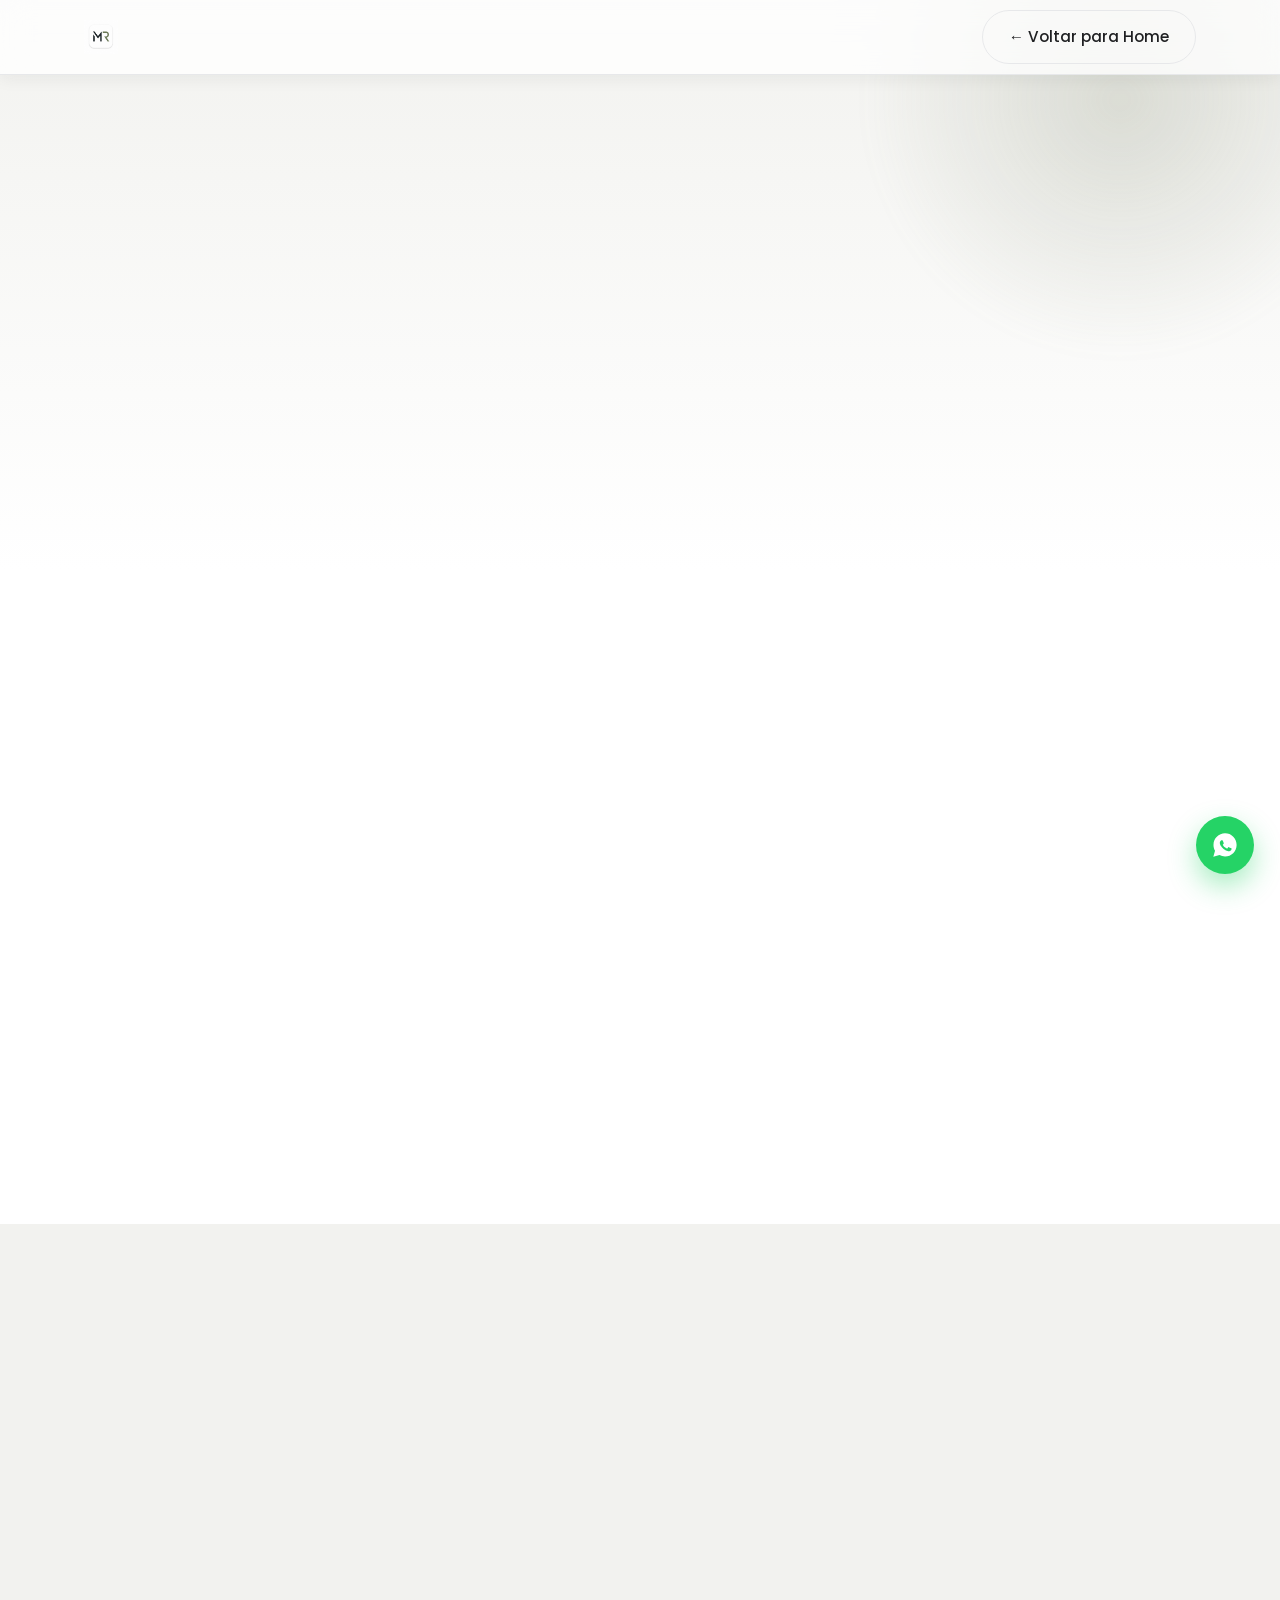
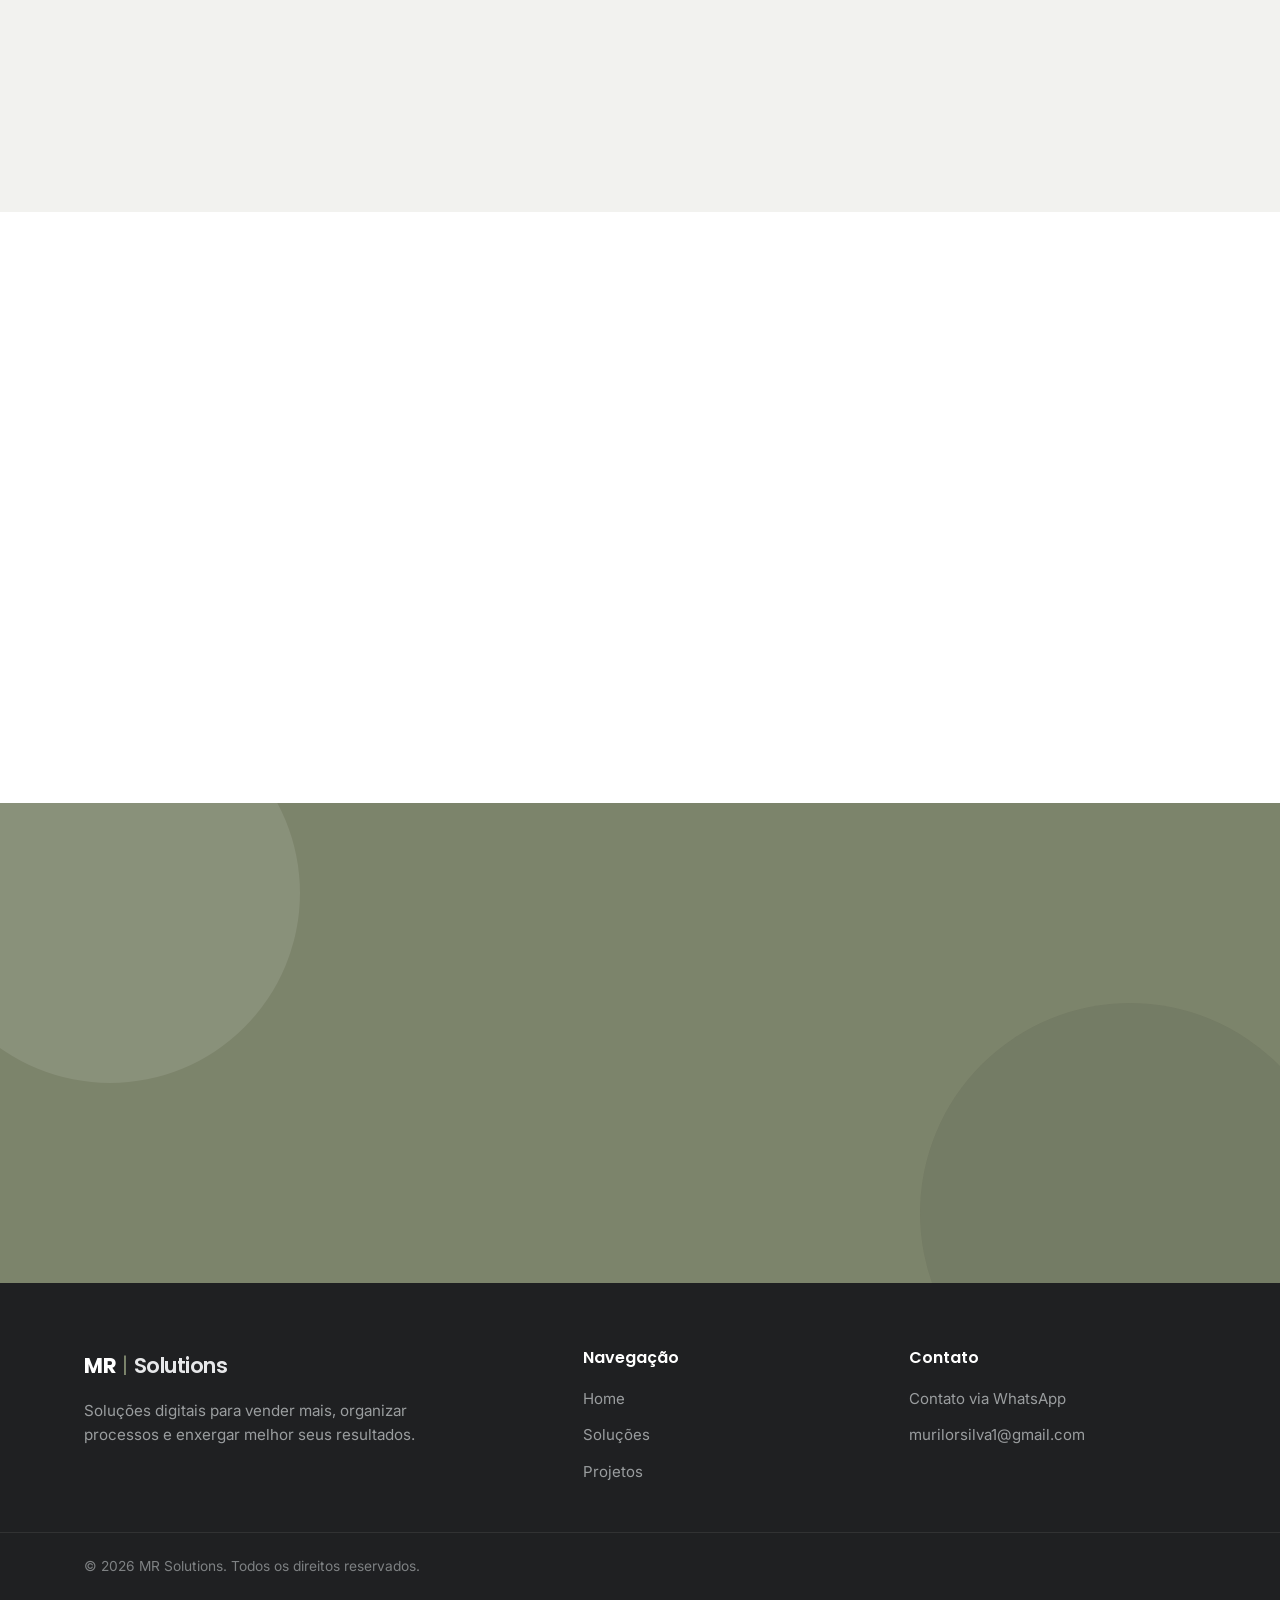
<file: piv.html>
<!DOCTYPE html>
<html lang="pt-BR">
<head>
  <meta charset="UTF-8" />
  <meta name="viewport" content="width=device-width, initial-scale=1.0" />
  <title>PIV — Painel Inteligente, Gestão e Vendas | MR Solutions</title>
  <meta name="description" content="PIV — Painel Inteligente, Gestão e Vendas. Dashboard de gestão comercial para lojistas e pequenos negócios acompanharem vendas, metas e desempenho da equipe." />
  <link rel="preconnect" href="https://fonts.googleapis.com" />
  <link rel="preconnect" href="https://fonts.gstatic.com" crossorigin />
  <link href="https://fonts.googleapis.com/css2?family=Poppins:wght@500;600;700&family=Inter:wght@400;500;600&display=swap" rel="stylesheet" />
  <link rel="icon" type="image/png" href="mr-solutions-logo.png" />

  <!-- Open Graph / compartilhamento -->
  <meta property="og:type" content="website" />
  <meta property="og:url" content="https://mr-solutions.netlify.app/piv" />
  <meta property="og:title" content="PIV — Painel Inteligente, Gestão e Vendas" />
  <meta property="og:description" content="Dashboard de gestão comercial para lojistas e pequenos negócios acompanharem vendas, metas e desempenho da equipe em uma visão clara." />
  <meta property="og:image" content="https://mr-solutions.netlify.app/mr-solutions-logo.png" />
  <meta property="og:locale" content="pt_BR" />
  <meta name="twitter:card" content="summary" />

  <link rel="stylesheet" href="style.css" />
</head>
<body>

  <!-- HEADER -->
  <header class="header scrolled" id="header">
    <div class="container header__inner">
      <a href="index.html" class="logo" aria-label="MR Solutions">
        <img src="mr-solutions-logo.png" alt="MR Solutions" class="logo__img" onerror="this.style.display='none';this.nextElementSibling.style.display='inline-flex';" />
        <span class="logo__fallback"><span class="logo__mr">MR</span><span class="logo__bar">|</span><span class="logo__sol">Solutions</span></span>
      </a>
      <a href="index.html" class="btn btn--ghost header__back">← Voltar para Home</a>
    </div>
  </header>

  <!-- HERO PIV -->
  <section class="hero piv-hero" id="hero">
    <div class="hero__glow" aria-hidden="true"></div>
    <div class="container piv-hero__inner reveal">
      <span class="eyebrow eyebrow--green">Produto MR Solutions</span>
      <h1 class="hero__title">PIV — <span class="accent">Painel Inteligente, Gestão e Vendas</span></h1>
      <p class="hero__sub piv-hero__sub">Transforme vendas, metas e desempenho da equipe em uma visão clara para tomar decisões melhores.</p>
      <div class="hero__actions piv-hero__actions">
        <a href="https://wa.me/5584986329566?text=Olá!%20Quero%20saber%20mais%20sobre%20o%20PIV" target="_blank" rel="noopener" class="btn btn--wa">Solicitar apresentação</a>
        <a href="index.html" class="btn btn--ghost">Voltar para MR Solutions</a>
      </div>
    </div>
  </section>

  <!-- PARA QUEM É O PIV -->
  <section class="solutions" id="para-quem">
    <div class="container">
      <div class="section__head reveal">
        <span class="eyebrow eyebrow--green">Para quem é o PIV</span>
        <h2 class="section__title">Feito para quem precisa de clareza nos números</h2>
      </div>
      <div class="cards">
        <article class="card reveal">
          <div class="card__icon"><svg xmlns="http://www.w3.org/2000/svg" viewBox="0 0 24 24" fill="none" stroke="currentColor" stroke-width="2" stroke-linecap="round" stroke-linejoin="round" aria-hidden="true"><path d="m2 7 4.41-4.41A2 2 0 0 1 7.83 2h8.34a2 2 0 0 1 1.42.59L22 7"/><path d="M4 12v8a2 2 0 0 0 2 2h12a2 2 0 0 0 2-2v-8"/><path d="M15 22v-4a2 2 0 0 0-2-2h-2a2 2 0 0 0-2 2v4"/><path d="M2 7h20"/></svg></div>
          <h3 class="card__title">Lojistas</h3>
          <p class="card__text">Quem quer acompanhar o desempenho da loja sem se perder em planilhas.</p>
        </article>
        <article class="card reveal">
          <div class="card__icon"><svg xmlns="http://www.w3.org/2000/svg" viewBox="0 0 24 24" fill="none" stroke="currentColor" stroke-width="2" stroke-linecap="round" stroke-linejoin="round" aria-hidden="true"><rect width="20" height="14" x="2" y="7" rx="2"/><path d="M16 21V5a2 2 0 0 0-2-2h-4a2 2 0 0 0-2 2v16"/></svg></div>
          <h3 class="card__title">Pequenos negócios</h3>
          <p class="card__text">Negócios que vendem todo dia e precisam enxergar resultados com clareza.</p>
        </article>
        <article class="card reveal">
          <div class="card__icon"><svg xmlns="http://www.w3.org/2000/svg" viewBox="0 0 24 24" fill="none" stroke="currentColor" stroke-width="2" stroke-linecap="round" stroke-linejoin="round" aria-hidden="true"><path d="M16 21v-2a4 4 0 0 0-4-4H6a4 4 0 0 0-4 4v2"/><circle cx="9" cy="7" r="4"/><path d="M22 21v-2a4 4 0 0 0-3-3.87"/><path d="M16 3.13a4 4 0 0 1 0 7.75"/></svg></div>
          <h3 class="card__title">Equipes de vendas</h3>
          <p class="card__text">Times que querem acompanhar metas e desempenho de cada vendedor.</p>
        </article>
        <article class="card reveal">
          <div class="card__icon"><svg xmlns="http://www.w3.org/2000/svg" viewBox="0 0 24 24" fill="none" stroke="currentColor" stroke-width="2" stroke-linecap="round" stroke-linejoin="round" aria-hidden="true"><rect width="8" height="4" x="8" y="2" rx="1"/><path d="M16 4h2a2 2 0 0 1 2 2v14a2 2 0 0 1-2 2H6a2 2 0 0 1-2-2V6a2 2 0 0 1 2-2h2"/><path d="M12 11h4"/><path d="M12 16h4"/><path d="M8 11h.01"/><path d="M8 16h.01"/></svg></div>
          <h3 class="card__title">Gestores</h3>
          <p class="card__text">Quem ainda usa papel ou planilhas soltas e quer uma visão organizada.</p>
        </article>
      </div>
    </div>
  </section>

  <!-- O QUE O PIV MOSTRA -->
  <section class="piv" id="o-que-mostra">
    <div class="container">
      <div class="section__head reveal">
        <span class="eyebrow eyebrow--green">O que o PIV mostra</span>
        <h2 class="section__title">Todos os indicadores que importam em um só lugar</h2>
      </div>
      <div class="show-grid">
        <div class="show-item reveal"><span class="show-item__icon"><svg xmlns="http://www.w3.org/2000/svg" viewBox="0 0 24 24" fill="none" stroke="currentColor" stroke-width="2" stroke-linecap="round" stroke-linejoin="round" aria-hidden="true"><circle cx="12" cy="12" r="10"/><path d="M16 8h-6a2 2 0 1 0 0 4h4a2 2 0 1 1 0 4H8"/><path d="M12 18V6"/></svg></span><span>Faturamento</span></div>
        <div class="show-item reveal"><span class="show-item__icon"><svg xmlns="http://www.w3.org/2000/svg" viewBox="0 0 24 24" fill="none" stroke="currentColor" stroke-width="2" stroke-linecap="round" stroke-linejoin="round" aria-hidden="true"><circle cx="12" cy="12" r="10"/><circle cx="12" cy="12" r="6"/><circle cx="12" cy="12" r="2"/></svg></span><span>Metas</span></div>
        <div class="show-item reveal"><span class="show-item__icon"><svg xmlns="http://www.w3.org/2000/svg" viewBox="0 0 24 24" fill="none" stroke="currentColor" stroke-width="2" stroke-linecap="round" stroke-linejoin="round" aria-hidden="true"><polyline points="22 7 13.5 15.5 8.5 10.5 2 17"/><polyline points="16 7 22 7 22 13"/></svg></span><span>Projeção mensal</span></div>
        <div class="show-item reveal"><span class="show-item__icon"><svg xmlns="http://www.w3.org/2000/svg" viewBox="0 0 24 24" fill="none" stroke="currentColor" stroke-width="2" stroke-linecap="round" stroke-linejoin="round" aria-hidden="true"><path d="M4 2v20l2-1 2 1 2-1 2 1 2-1 2 1 2-1 2 1V2l-2 1-2-1-2 1-2-1-2 1-2-1-2 1Z"/><path d="M14 8H8"/><path d="M16 12H8"/><path d="M13 16H8"/></svg></span><span>Ticket médio</span></div>
        <div class="show-item reveal"><span class="show-item__icon"><svg xmlns="http://www.w3.org/2000/svg" viewBox="0 0 24 24" fill="none" stroke="currentColor" stroke-width="2" stroke-linecap="round" stroke-linejoin="round" aria-hidden="true"><path d="M19 21v-2a4 4 0 0 0-4-4H9a4 4 0 0 0-4 4v2"/><circle cx="12" cy="7" r="4"/></svg></span><span>Desempenho por vendedor</span></div>
        <div class="show-item reveal"><span class="show-item__icon"><svg xmlns="http://www.w3.org/2000/svg" viewBox="0 0 24 24" fill="none" stroke="currentColor" stroke-width="2" stroke-linecap="round" stroke-linejoin="round" aria-hidden="true"><path d="M6 22V4a2 2 0 0 1 2-2h8a2 2 0 0 1 2 2v18Z"/><path d="M6 12H4a2 2 0 0 0-2 2v6a2 2 0 0 0 2 2h2"/><path d="M18 9h2a2 2 0 0 1 2 2v9a2 2 0 0 1-2 2h-2"/><path d="M10 6h4"/><path d="M10 10h4"/><path d="M10 14h4"/><path d="M10 18h4"/></svg></span><span>Comparativo por loja ou setor</span></div>
        <div class="show-item reveal"><span class="show-item__icon"><svg xmlns="http://www.w3.org/2000/svg" viewBox="0 0 24 24" fill="none" stroke="currentColor" stroke-width="2" stroke-linecap="round" stroke-linejoin="round" aria-hidden="true"><path d="M21.21 15.89A10 10 0 1 1 8 2.83"/><path d="M22 12A10 10 0 0 0 12 2v10z"/></svg></span><span>Indicadores comerciais</span></div>
      </div>
    </div>
  </section>

  <!-- COMO FUNCIONA -->
  <section class="steps" id="como-funciona">
    <div class="container">
      <div class="section__head reveal">
        <span class="eyebrow eyebrow--green">Como funciona</span>
        <h2 class="section__title">Do número solto à visão clara</h2>
      </div>
      <div class="steps__grid">
        <article class="step reveal">
          <span class="step__num">01</span>
          <h3 class="step__title">Você alimenta a planilha</h3>
          <p class="step__text">O cliente alimenta uma planilha estruturada com os dados do negócio.</p>
        </article>
        <article class="step reveal">
          <span class="step__num">02</span>
          <h3 class="step__title">Os dados são organizados</h3>
          <p class="step__text">As informações são organizadas e tratadas de forma automática.</p>
        </article>
        <article class="step reveal">
          <span class="step__num">03</span>
          <h3 class="step__title">O dashboard traduz</h3>
          <p class="step__text">O dashboard transforma os números em uma visão clara e visual.</p>
        </article>
        <article class="step reveal">
          <span class="step__num">04</span>
          <h3 class="step__title">Você acompanha tudo</h3>
          <p class="step__text">O gestor acompanha tudo com mais facilidade e decide melhor.</p>
        </article>
      </div>
    </div>
  </section>

  <!-- CTA FINAL -->
  <section class="cta" id="contato">
    <div class="container cta__inner reveal">
      <h2 class="cta__title">Quer enxergar melhor os resultados da sua loja?</h2>
      <p class="cta__text">Fale com a MR Solutions e descubra como o PIV pode transformar suas vendas, metas e equipe em uma visão clara para decidir melhor.</p>
      <a href="https://wa.me/5584986329566?text=Olá!%20Quero%20saber%20mais%20sobre%20o%20PIV" target="_blank" rel="noopener" class="btn btn--wa btn--lg">Falar no WhatsApp</a>
    </div>
  </section>

  <!-- FOOTER -->
  <footer class="footer">
    <div class="container footer__inner">
      <div class="footer__brand">
        <a href="index.html" class="logo logo--light">
          <span class="logo__fallback"><span class="logo__mr">MR</span><span class="logo__bar">|</span><span class="logo__sol">Solutions</span></span>
        </a>
        <p class="footer__desc">Soluções digitais para vender mais, organizar processos e enxergar melhor seus resultados.</p>
      </div>
      <div class="footer__col">
        <h4 class="footer__heading">Navegação</h4>
        <ul class="footer__links">
          <li><a href="index.html">Home</a></li>
          <li><a href="index.html#solucoes">Soluções</a></li>
          <li><a href="index.html#projetos">Projetos</a></li>
        </ul>
      </div>
      <div class="footer__col">
        <h4 class="footer__heading">Contato</h4>
        <ul class="footer__links">
          <li><a href="https://wa.me/5584986329566?text=Olá,%20quero%20conhecer%20as%20soluções%20da%20MR%20Solutions" target="_blank" rel="noopener">Contato via WhatsApp</a></li>
          <li><a href="mailto:murilorsilva1@gmail.com">murilorsilva1@gmail.com</a></li>
        </ul>
      </div>
    </div>
    <div class="footer__bottom">
      <div class="container">
        <p>© <span id="year"></span> MR Solutions. Todos os direitos reservados.</p>
      </div>
    </div>
  </footer>

  <a href="https://wa.me/5584986329566?text=Olá,%20quero%20conhecer%20as%20soluções%20da%20MR%20Solutions" target="_blank" rel="noopener" class="wa-float" aria-label="Falar no WhatsApp">
    <svg viewBox="0 0 24 24" width="28" height="28" fill="currentColor"><path d="M12.04 2C6.58 2 2.13 6.45 2.13 11.91c0 1.75.46 3.45 1.32 4.95L2 22l5.25-1.38a9.9 9.9 0 0 0 4.79 1.22h.01c5.46 0 9.91-4.45 9.91-9.91 0-2.65-1.03-5.14-2.9-7.01A9.82 9.82 0 0 0 12.04 2Zm5.41 14.13c-.21.58-1.2 1.11-1.68 1.18-.43.06-.97.09-1.56-.1-.36-.11-.82-.26-1.41-.52-2.48-1.07-4.11-3.57-4.23-3.74-.12-.16-1.01-1.34-1.01-2.56 0-1.22.63-1.82.86-2.07.23-.25.49-.31.66-.31h.48c.16.01.36-.05.56.43.2.5.7 1.72.76 1.84.06.12.1.26.02.43-.08.16-.12.27-.25.41-.12.14-.26.32-.37.43-.12.13-.25.26-.11.51.15.25.64 1.06 1.38 1.72.94.84 1.74 1.11 1.99 1.23.25.13.4.11.54-.06.15-.16.63-.72.79-.97.17-.25.33-.21.56-.13.22.09 1.44.69 1.69.81.25.12.41.18.47.28.07.11.07.6-.14 1.18Z"/></svg>
  </a>

  <script src="script.js"></script>
</body>
</html>
</file>
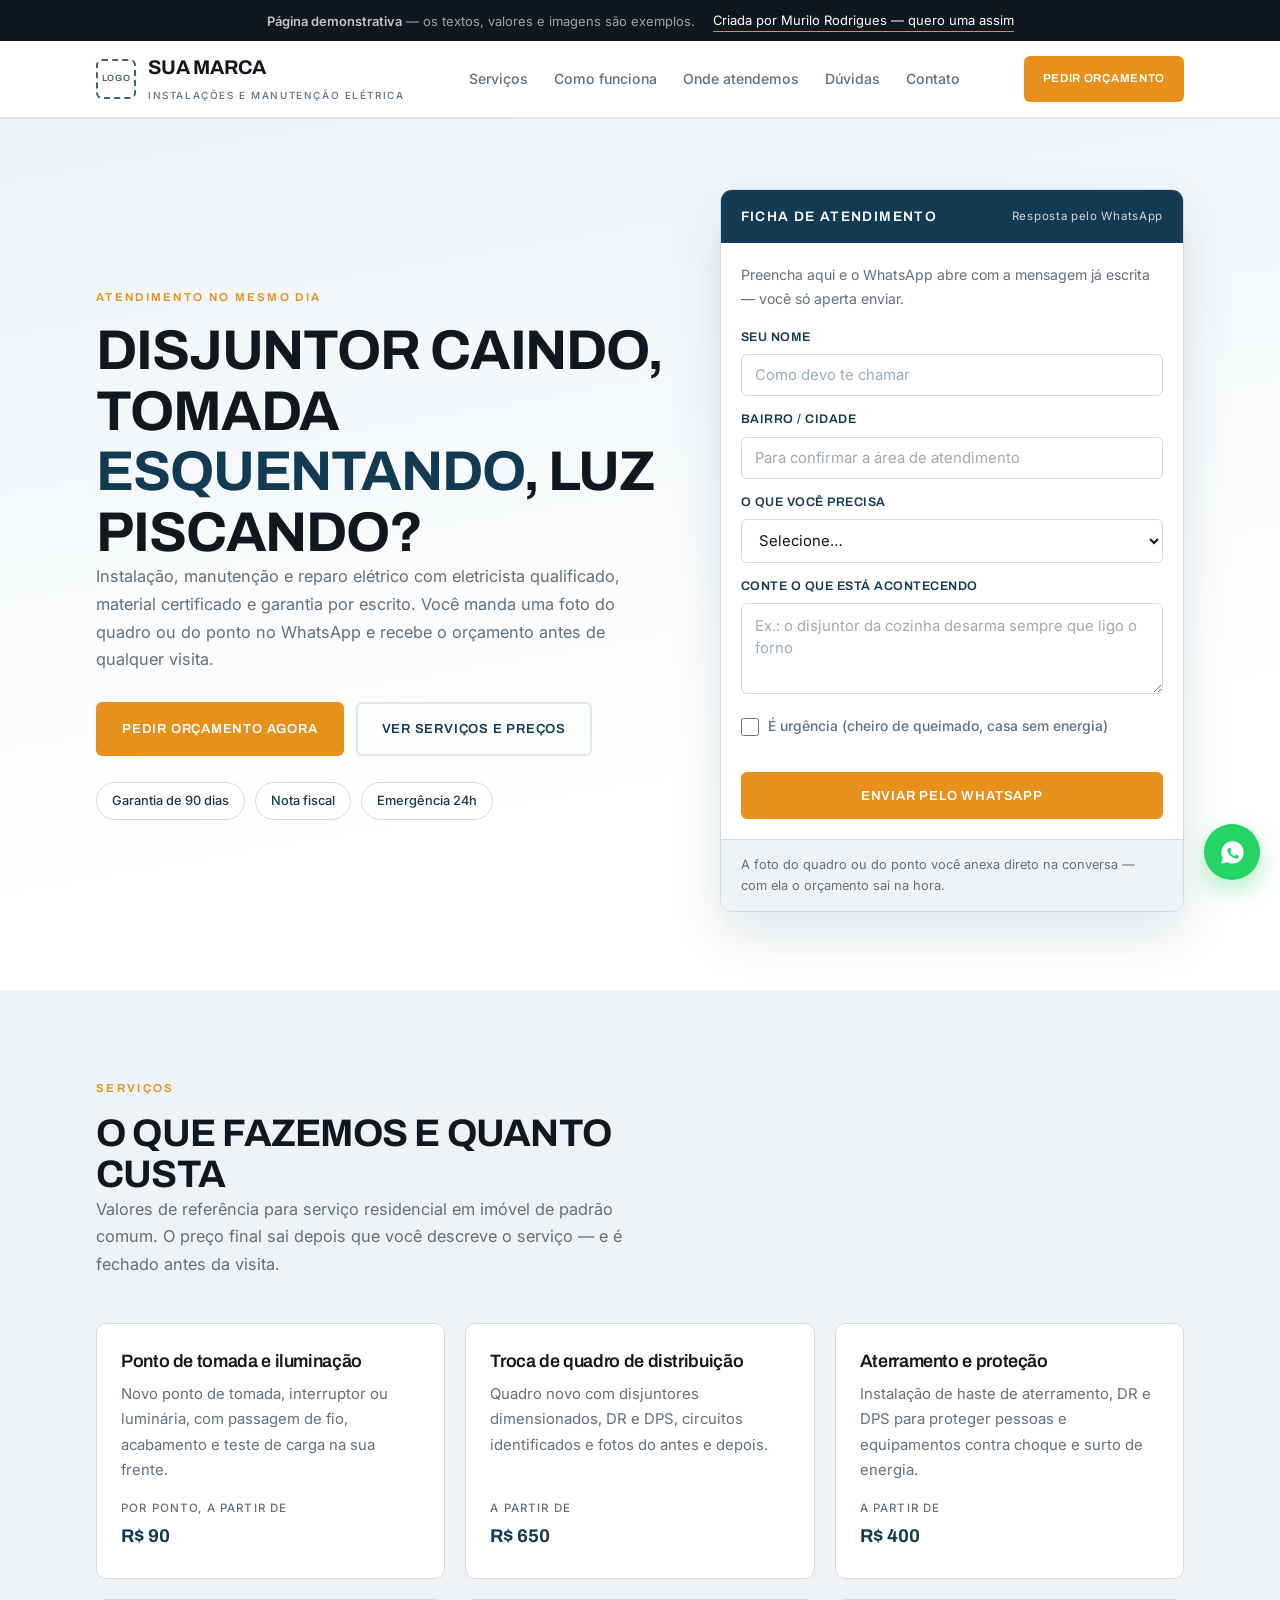
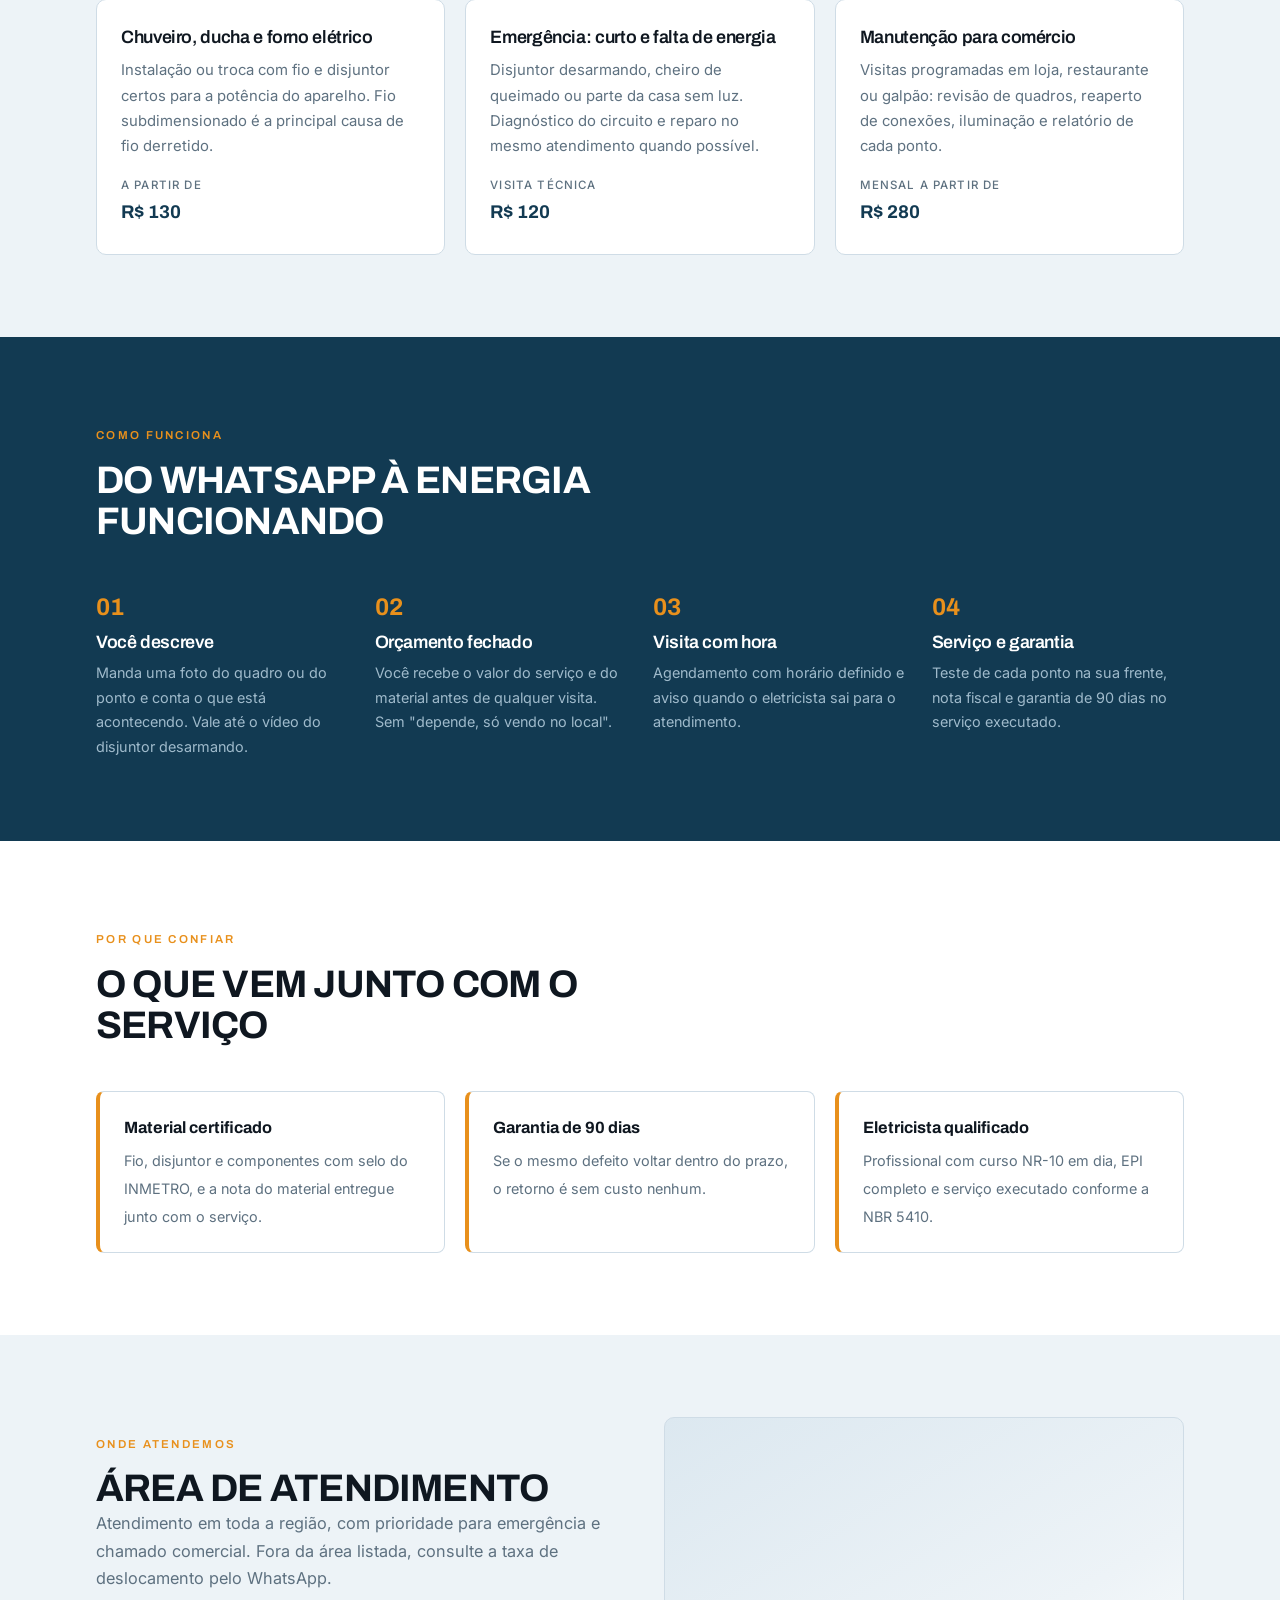
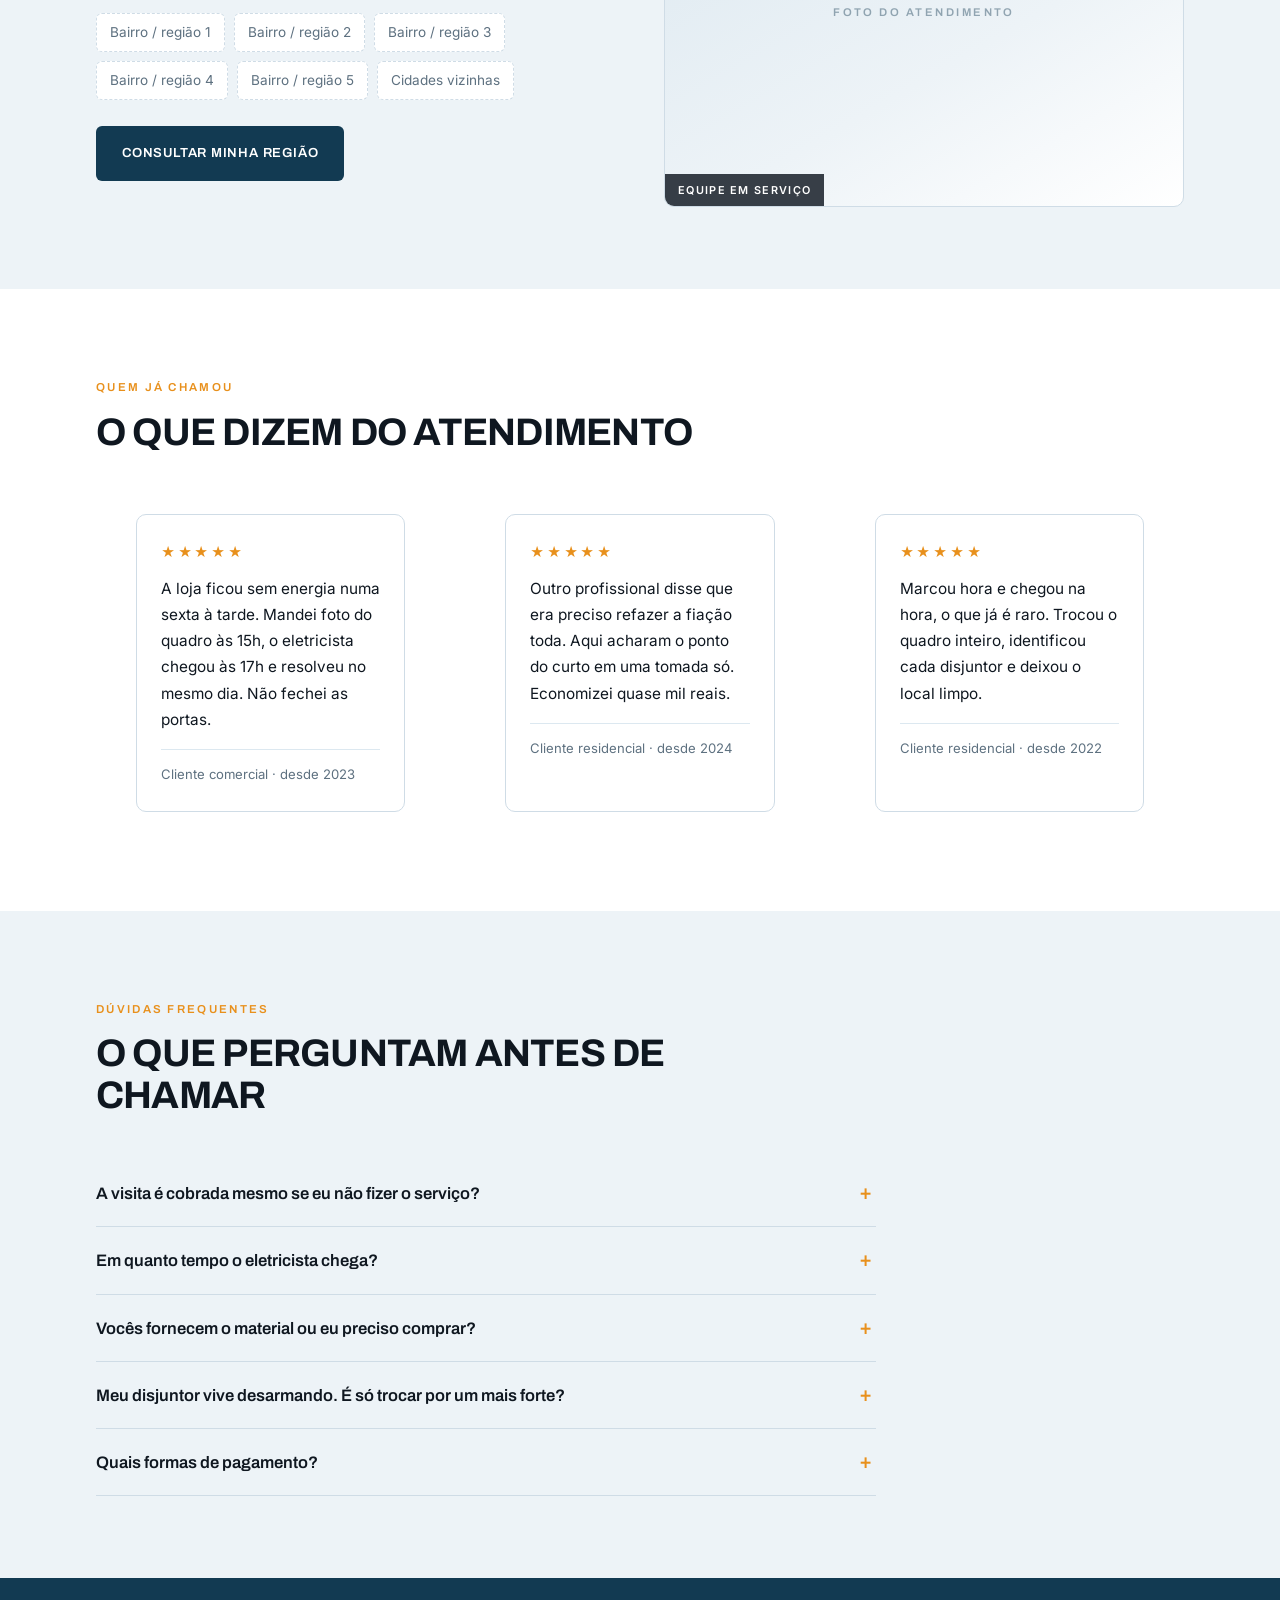
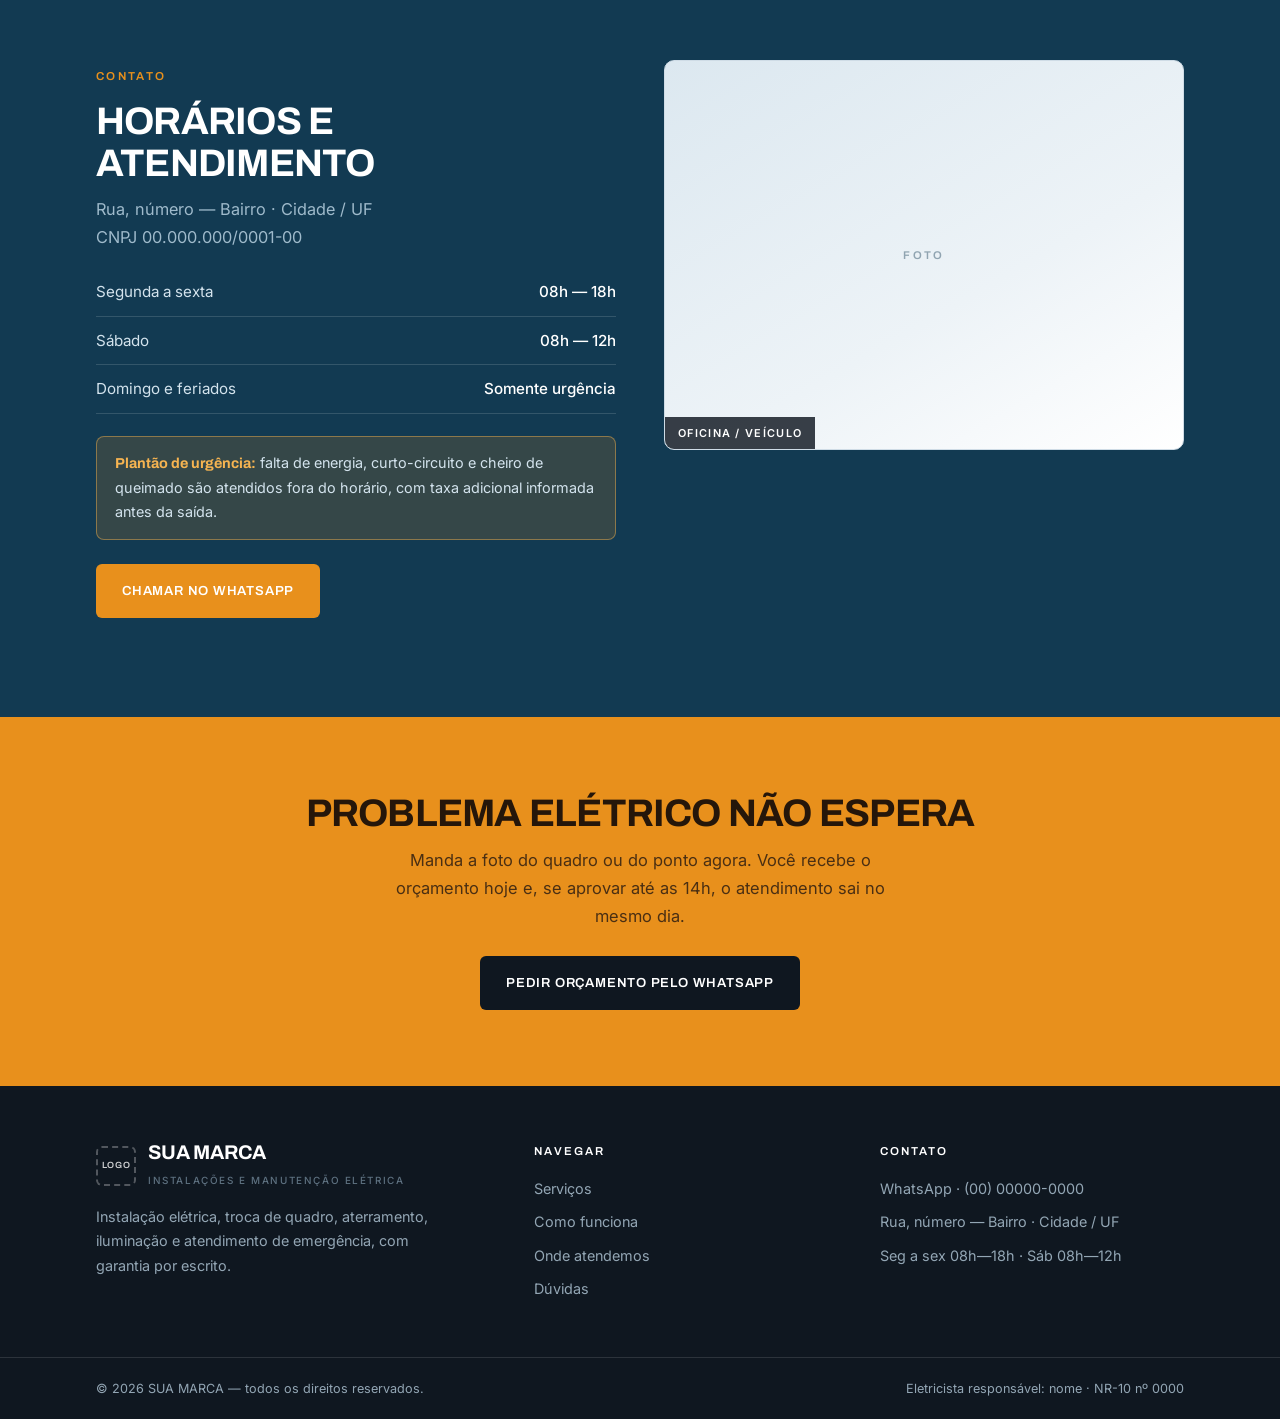
<file: tecnico.html>
<!DOCTYPE html>
<html lang="pt-BR">
<head>
<meta charset="UTF-8" />
<meta name="viewport" content="width=device-width, initial-scale=1.0" />
<meta name="robots" content="noindex, nofollow" />
<title>SUA MARCA — Serviços Elétricos</title>
<meta name="description" content="Modelo de página para eletricista: instalação elétrica, troca de quadro, aterramento e atendimento de emergência, com orçamento pelo WhatsApp, área de atendimento e garantia." />

<!-- =========================================================
     PÁGINA DEMONSTRATIVA — Murilo Rodrigues
     Modelo sem marca. Os campos do cliente ficam como espaço
     reservado, só para mostrar onde cada informação entra.

     CAMPOS A PREENCHER NA VERSÃO DO CLIENTE:
     1. SUA MARCA .......... nome e logo (topo, rodapé e blocos de foto)
     2. CNPJ 00.000.000/0001-00 e registro/NR-10 do eletricista
     3. Endereço e área de atendimento (bairros/cidades)
     4. (00) 00000-0000 .... telefone exibido
     5. Blocos .ph ......... trocar por fotos reais (mesmo tamanho)
     6. Faixa .demo-bar .... remover na entrega final
     ========================================================= -->

<link rel="preconnect" href="https://fonts.googleapis.com" />
<link rel="preconnect" href="https://fonts.gstatic.com" crossorigin />
<link href="https://fonts.googleapis.com/css2?family=Archivo:wght@500;600;700&family=Inter:wght@400;500;600&display=swap" rel="stylesheet" />

<script>
  window.GA_ID = 'G-ME1D6SH7L3';
  window.dataLayer = window.dataLayer || [];
  function gtag(){dataLayer.push(arguments);}
  (function(){
    var s = document.createElement('script');
    s.async = true; s.src = 'https://www.googletagmanager.com/gtag/js?id=' + window.GA_ID;
    document.head.appendChild(s);
    gtag('js', new Date());
    gtag('config', window.GA_ID, { send_page_view: true, page_title: 'demo_eletricista' });
  })();
</script>

<style>
:root{
  --ink:#0F1720;
  --deep:#123A52;
  --deep-2:#0C2A3D;
  --ice:#EDF3F7;
  --ice-2:#DCE8F0;
  --amber:#E8901C;
  --amber-lt:#F6B451;
  --line:#CFDCE6;
  --gray:#5E7180;
  --disp:'Archivo', -apple-system, sans-serif;
  --sans:'Inter', -apple-system, 'Segoe UI', sans-serif;
  --wrap:1140px;
}
*{box-sizing:border-box;}
html{scroll-behavior:smooth;}
body{margin:0;background:#fff;color:var(--ink);font-family:var(--sans);font-size:16.5px;line-height:1.7;-webkit-font-smoothing:antialiased;}
img{max-width:100%;display:block;}
a{color:inherit;}
:focus-visible{outline:2px solid var(--amber);outline-offset:3px;}
.wrap{width:100%;max-width:var(--wrap);margin:0 auto;padding:0 26px;}

h1,h2,h3{font-family:var(--disp);margin:0;letter-spacing:-.02em;line-height:1.08;}
h1{font-size:clamp(2.2rem,4.8vw,3.5rem);font-weight:700;text-transform:uppercase;}
h2{font-size:clamp(1.7rem,3.2vw,2.4rem);font-weight:700;text-transform:uppercase;}
h3{font-size:1.12rem;font-weight:600;line-height:1.3;}
p{margin:0 0 1em;}

.eyebrow{display:inline-block;font-family:var(--disp);font-size:.72rem;font-weight:600;letter-spacing:.2em;text-transform:uppercase;color:var(--amber);margin-bottom:14px;}
.lead{color:var(--gray);max-width:56ch;font-size:1.02rem;}

/* ---------- faixa da demo (única marca do Murilo) ---------- */
.demo-bar{background:var(--ink);color:#C9D6E0;font-size:.81rem;}
.demo-bar__in{max-width:var(--wrap);margin:0 auto;padding:9px 26px;display:flex;align-items:center;justify-content:center;gap:10px 18px;flex-wrap:wrap;text-align:center;}
.demo-bar b{font-weight:600;color:#fff;}
.demo-bar span{opacity:.75;}
.demo-bar a{color:#fff;text-decoration:none;border-bottom:1px solid var(--amber);white-space:nowrap;}
.demo-bar a:hover{color:var(--amber-lt);}

/* ---------- topo ---------- */
.top{position:sticky;top:0;z-index:40;background:rgba(255,255,255,.95);backdrop-filter:blur(10px);border-bottom:2px solid var(--ice-2);}
.top__in{display:flex;align-items:center;justify-content:space-between;gap:22px;padding:13px 26px;max-width:var(--wrap);margin:0 auto;}
.brand{display:flex;align-items:center;gap:12px;text-decoration:none;}
.brand__mark{width:40px;height:40px;border:2px dashed var(--deep);border-radius:6px;display:grid;place-items:center;font-family:var(--disp);font-size:.56rem;font-weight:600;letter-spacing:.08em;text-transform:uppercase;color:var(--deep);flex:none;opacity:.8;}
.brand__name{font-family:var(--disp);font-weight:700;font-size:1.24rem;letter-spacing:-.01em;text-transform:uppercase;line-height:1;}
.brand__sub{display:block;font-size:.62rem;letter-spacing:.16em;text-transform:uppercase;color:var(--gray);margin-top:5px;font-weight:500;}
.menu{display:flex;gap:26px;list-style:none;margin:0;padding:0;font-size:.88rem;font-weight:500;}
.menu a{text-decoration:none;color:var(--gray);}
.menu a:hover{color:var(--deep);}

.btn{display:inline-flex;align-items:center;justify-content:center;gap:9px;padding:14px 24px;border-radius:6px;font-family:var(--disp);font-size:.82rem;font-weight:600;letter-spacing:.06em;text-transform:uppercase;text-decoration:none;border:2px solid transparent;transition:all .2s ease;cursor:pointer;}
.btn--amber{background:var(--amber);color:#fff;}
.btn--amber:hover{background:#CF7C10;}
.btn--deep{background:var(--deep);color:#fff;}
.btn--deep:hover{background:var(--deep-2);}
.btn--line{background:transparent;color:var(--deep);border-color:var(--ice-2);}
.btn--line:hover{border-color:var(--deep);}
.btn--sm{padding:11px 17px;font-size:.72rem;}
.top .btn{flex:none;}

/* ---------- hero ---------- */
.hero{background:linear-gradient(170deg,var(--ice) 0%,#fff 72%);padding:70px 0 78px;}
.hero__grid{display:grid;grid-template-columns:1.1fr .9fr;gap:56px;align-items:center;}
.hero h1 span{color:var(--deep);}
.hero__cta{display:flex;gap:12px;flex-wrap:wrap;margin-top:28px;}
.hero__tags{display:flex;gap:10px;flex-wrap:wrap;margin-top:26px;}
.tag{background:#fff;border:1px solid var(--line);border-radius:999px;padding:7px 15px;font-size:.8rem;font-weight:500;color:var(--deep);}

/* assinatura: cartão de ordem de serviço */
.os{background:#fff;border:1px solid var(--line);border-radius:12px;overflow:hidden;box-shadow:0 22px 50px rgba(18,58,82,.13);}
.os__top{background:var(--deep);color:#fff;padding:15px 20px;display:flex;justify-content:space-between;align-items:center;gap:12px;}
.os__top b{font-family:var(--disp);font-size:.86rem;letter-spacing:.1em;text-transform:uppercase;font-weight:600;}
.os__top span{font-size:.72rem;opacity:.8;letter-spacing:.06em;}
.os__body{padding:20px;}
.os__line{display:flex;gap:14px;padding:13px 0;border-bottom:1px dashed var(--ice-2);}
.os__line:last-child{border-bottom:0;}
.os__dot{width:22px;height:22px;border-radius:50%;flex:none;display:grid;place-items:center;font-size:.7rem;font-weight:700;color:#fff;background:var(--deep);margin-top:2px;}
.os__dot--wait{background:var(--ice-2);color:var(--gray);}
.os__line b{display:block;font-family:var(--disp);font-size:.92rem;font-weight:600;}
.os__line small{color:var(--gray);font-size:.82rem;}
.os__foot{background:var(--ice);padding:14px 20px;font-size:.8rem;color:var(--gray);border-top:1px solid var(--line);}
.os__intro{font-size:.88rem;color:var(--gray);margin:0 0 16px;}
.os__btn{width:100%;margin-top:20px;}
.os__nota{font-size:.8rem;color:#C0392B;margin:10px 0 0;text-align:center;}
.fld{margin-bottom:13px;}
.fld label{display:block;font-family:var(--disp);font-size:.78rem;font-weight:600;letter-spacing:.04em;text-transform:uppercase;color:var(--deep);margin-bottom:6px;}
.fld input[type=text],.fld select,.fld textarea{
  width:100%;padding:11px 13px;border:1px solid var(--line);border-radius:6px;
  font-family:var(--sans);font-size:.93rem;color:var(--ink);background:#fff;
  transition:border-color .2s,box-shadow .2s;
}
.fld textarea{resize:vertical;line-height:1.5;}
.fld input[type=text]:focus,.fld select:focus,.fld textarea:focus{
  outline:none;border-color:var(--deep);box-shadow:0 0 0 3px rgba(18,58,82,.1);
}
.fld input::placeholder,.fld textarea::placeholder{color:#9AABB7;}
.fld--check{display:flex;align-items:center;gap:9px;margin-top:4px;}
.fld--check input{width:18px;height:18px;flex:none;accent-color:var(--amber);margin:0;}
.fld--check label{margin:0;text-transform:none;letter-spacing:0;font-family:var(--sans);font-size:.87rem;font-weight:500;color:var(--gray);}

/* bloco de imagem */
.ph{position:relative;overflow:hidden;border-radius:10px;border:1px solid var(--line);
  background:linear-gradient(150deg,var(--ice-2) 0%,var(--ice) 60%,#fff 100%);}
.ph::after{content:attr(data-mark);position:absolute;inset:0;display:grid;place-items:center;font-family:var(--disp);font-size:.7rem;font-weight:600;letter-spacing:.22em;text-transform:uppercase;color:rgba(18,58,82,.42);text-align:center;}
.ph--tag::before{content:attr(data-tag);position:absolute;left:0;bottom:0;z-index:2;background:rgba(15,23,32,.82);color:#fff;font-size:.68rem;letter-spacing:.12em;text-transform:uppercase;padding:7px 13px;font-weight:600;}

/* ---------- seções ---------- */
section{scroll-margin-top:80px;}
.band{padding:82px 0;}
.band--ice{background:var(--ice);}
.band--deep{background:var(--deep);color:#D3E3ED;}
.band--deep h2,.band--deep h3{color:#fff;}
.band--deep .lead{color:#9FBACB;}
.head{max-width:620px;margin-bottom:44px;}

/* ---------- serviços ---------- */
.svc{display:grid;grid-template-columns:repeat(3,1fr);gap:20px;}
.card{background:#fff;border:1px solid var(--line);border-radius:10px;padding:26px 24px;display:flex;flex-direction:column;transition:box-shadow .2s,transform .2s;}
.card:hover{box-shadow:0 14px 32px rgba(18,58,82,.1);transform:translateY(-3px);}
.card h3{margin-bottom:9px;}
.card p{font-size:.93rem;color:var(--gray);margin:0 0 16px;}
.card__price{margin-top:auto;font-family:var(--disp);font-weight:700;font-size:1.15rem;color:var(--deep);}
.card__price small{display:block;font-family:var(--sans);font-size:.72rem;font-weight:500;color:var(--gray);text-transform:uppercase;letter-spacing:.1em;margin-bottom:2px;}

/* ---------- etapas ---------- */
.steps{display:grid;grid-template-columns:repeat(4,1fr);gap:26px;counter-reset:s;}
.step{position:relative;padding-top:44px;}
.step::before{counter-increment:s;content:counter(s,decimal-leading-zero);position:absolute;top:0;left:0;font-family:var(--disp);font-size:1.5rem;font-weight:700;color:var(--amber);}
.step p{font-size:.9rem;margin:7px 0 0;color:#9FBACB;}

/* ---------- garantia ---------- */
.pill{display:grid;grid-template-columns:repeat(3,1fr);gap:20px;}
.pill__i{background:#fff;border:1px solid var(--line);border-left:4px solid var(--amber);border-radius:8px;padding:22px 24px;}
.pill__i b{display:block;font-family:var(--disp);font-size:1.02rem;margin-bottom:5px;}
.pill__i span{font-size:.9rem;color:var(--gray);}

/* ---------- cobertura ---------- */
.cover{display:grid;grid-template-columns:1fr 1fr;gap:48px;align-items:center;}
.cover .ph{aspect-ratio:4/3;}
.zones{display:flex;flex-wrap:wrap;gap:9px;margin:20px 0 0;padding:0;list-style:none;}
.zones li{background:#fff;border:1px dashed var(--line);border-radius:6px;padding:7px 13px;font-size:.85rem;color:var(--gray);}

/* ---------- depoimentos ---------- */
.quotes{display:grid;grid-template-columns:repeat(3,1fr);gap:20px;}
.quote{background:#fff;border:1px solid var(--line);border-radius:10px;padding:26px 24px;}
.quote__stars{color:var(--amber);letter-spacing:.2em;font-size:.85rem;margin-bottom:12px;}
.quote p{font-size:.96rem;margin:0 0 16px;}
.quote footer{font-size:.82rem;color:var(--gray);border-top:1px solid var(--ice-2);padding-top:13px;}

/* ---------- faq ---------- */
.faq{max-width:780px;}
details{border-bottom:1px solid var(--line);}
summary{list-style:none;cursor:pointer;padding:19px 40px 19px 0;position:relative;font-family:var(--disp);font-weight:600;font-size:1.04rem;}
summary::-webkit-details-marker{display:none;}
summary::after{content:'+';position:absolute;right:4px;top:50%;transform:translateY(-50%);color:var(--amber);font-size:1.3rem;font-weight:600;}
details[open] summary::after{content:'–';}
details p{font-size:.94rem;color:var(--gray);margin:0 0 20px;max-width:64ch;}

/* ---------- contato ---------- */
.contact{display:grid;grid-template-columns:1fr 1fr;gap:48px;align-items:start;}
.hours{width:100%;border-collapse:collapse;margin-top:14px;}
.hours td{padding:11px 0;border-bottom:1px solid rgba(255,255,255,.14);font-size:.95rem;}
.hours td:last-child{text-align:right;color:#fff;font-weight:500;}
.contact .ph{aspect-ratio:4/3;}
.plantao{background:rgba(232,144,28,.16);border:1px solid rgba(246,180,81,.45);border-radius:8px;padding:14px 18px;font-size:.9rem;margin-top:22px;}
.plantao b{color:var(--amber-lt);font-family:var(--disp);}

/* ---------- cta ---------- */
.close{padding:76px 0;background:var(--amber);color:#25160A;text-align:center;}
.close h2{color:#25160A;margin-bottom:12px;}
.close p{max-width:52ch;margin:0 auto 26px;color:#4A2F13;}
.close .btn{background:var(--ink);color:#fff;}
.close .btn:hover{background:#000;}

/* ---------- rodapé ---------- */
.foot{background:var(--ink);color:#93A6B4;padding:56px 0 0;font-size:.9rem;}
.foot__grid{display:grid;grid-template-columns:1.3fr 1fr 1fr;gap:42px;}
.foot h4{font-family:var(--disp);font-size:.72rem;letter-spacing:.18em;text-transform:uppercase;color:#fff;margin:0 0 15px;font-weight:600;}
.foot ul{list-style:none;margin:0;padding:0;}
.foot li{margin-bottom:9px;}
.foot a{text-decoration:none;}
.foot a:hover{color:var(--amber-lt);}
.foot .brand__name{color:#fff;}
.foot .brand__mark{border-color:rgba(255,255,255,.35);color:#fff;}
.foot__bottom{border-top:1px solid rgba(255,255,255,.12);margin-top:46px;padding:20px 0;font-size:.79rem;}
.foot__bottom .wrap{display:flex;justify-content:space-between;gap:16px;flex-wrap:wrap;}

/* ---------- whatsapp ---------- */
.wa{position:fixed;right:20px;bottom:20px;z-index:60;width:56px;height:56px;border-radius:50%;background:#25D366;color:#fff;display:grid;place-items:center;box-shadow:0 10px 24px rgba(37,211,102,.36);transition:transform .2s;}
.wa:hover{transform:scale(1.07);}

.rv{opacity:0;transform:translateY(18px);transition:opacity .6s ease,transform .6s ease;}
.rv.on{opacity:1;transform:none;}
@media (prefers-reduced-motion:reduce){
  *{transition:none!important;animation:none!important;}
  .rv{opacity:1;transform:none;}
  html{scroll-behavior:auto;}
}

@media (max-width:980px){
  .menu{display:none;}
  .hero{padding:48px 0 56px;}
  .hero__grid,.cover,.contact{grid-template-columns:1fr;gap:38px;}
  .svc,.quotes,.pill{grid-template-columns:1fr;}
  .steps{grid-template-columns:1fr 1fr;gap:22px;}
  .band{padding:58px 0;}
}
@media (max-width:560px){
  .wrap,.top__in,.demo-bar__in{padding-left:18px;padding-right:18px;}
  .top__in .btn{padding:10px 12px;font-size:.66rem;}
  .brand__name{font-size:1.06rem;}
  .steps{grid-template-columns:1fr;}
  .foot__grid{grid-template-columns:1fr;gap:32px;}
}

/* ================= AJUSTES MOBILE ================= */
body{overflow-x:hidden;}
.top__actions{display:flex;align-items:center;gap:10px;}
.burger{
  display:none;width:42px;height:42px;flex:none;padding:0;cursor:pointer;
  border:1px solid var(--line);border-radius:6px;background:transparent;place-items:center;
}
.burger span{display:block;width:18px;height:2px;background:var(--deep);margin:2.5px 0;transition:transform .25s,opacity .2s;}
.burger[aria-expanded="true"] span:nth-child(1){transform:translateY(7px) rotate(45deg);}
.burger[aria-expanded="true"] span:nth-child(2){opacity:0;}
.burger[aria-expanded="true"] span:nth-child(3){transform:translateY(-7px) rotate(-45deg);}

@media (max-width:980px){
  .burger{display:grid;}
  #nav{
    position:absolute;top:100%;left:0;right:0;background:#fff;
    border-bottom:1px solid var(--line);max-height:0;overflow:hidden;
    transition:max-height .3s ease;box-shadow:0 16px 28px rgba(0,0,0,.08);
  }
  #nav.open{max-height:62vh;overflow-y:auto;}
  .menu{display:flex;flex-direction:column;gap:0;padding:4px 26px 14px;font-size:1rem;}
  .menu li{border-bottom:1px solid var(--line);}
  .menu li:last-child{border-bottom:0;}
  .menu a{display:block;padding:14px 0;}
}
@media (max-width:560px){
  .brand__sub{display:none;}
  .top__in{gap:12px;}
  .top__in .btn{padding:10px 12px;font-size:.66rem;letter-spacing:.06em;}
  .foot{padding-bottom:64px;}
}
</style>
</head>
<body>

<!-- ÚNICA MARCA DO MURILO NA PÁGINA -->
<div class="demo-bar">
  <div class="demo-bar__in">
    <span><b>Página demonstrativa</b> — os textos, valores e imagens são exemplos.</span>
    <a href="https://wa.me/5584986329566?text=Ol%C3%A1%20Murilo%2C%20vi%20a%20p%C3%A1gina%20modelo%20de%20eletricista%20e%20quero%20uma%20assim" target="_blank" rel="noopener" data-wa-loc="demo_topo" data-produto="modelo_tecnico">Criada por Murilo Rodrigues — quero uma assim</a>
  </div>
</div>

<header class="top">
  <div class="top__in">
    <a href="#inicio" class="brand" aria-label="Sua marca">
      <span class="brand__mark" aria-hidden="true">logo</span>
      <span>
        <span class="brand__name">SUA MARCA</span>
        <span class="brand__sub">Instalações e manutenção elétrica</span>
      </span>
    </a>
    <nav id="nav">
      <ul class="menu">
        <li><a href="#servicos">Serviços</a></li>
        <li><a href="#chamado">Como funciona</a></li>
        <li><a href="#cobertura">Onde atendemos</a></li>
        <li><a href="#duvidas">Dúvidas</a></li>
        <li><a href="#contato">Contato</a></li>
      </ul>
    </nav>
    <div class="top__actions">
      <a href="https://wa.me/5584986329566?text=Ol%C3%A1%2C%20preciso%20de%20um%20or%C3%A7amento" target="_blank" rel="noopener" class="btn btn--amber btn--sm" data-wa-loc="header">Pedir orçamento</a>
      <button class="burger" id="burger" type="button" aria-label="Abrir menu" aria-expanded="false" aria-controls="nav">
        <span></span><span></span><span></span>
      </button>
    </div>
  </div>
</header>

<!-- HERO -->
<section class="hero" id="inicio">
  <div class="wrap hero__grid">
    <div class="rv">
      <span class="eyebrow">Atendimento no mesmo dia</span>
      <h1>Disjuntor caindo, tomada <span>esquentando</span>, luz piscando?</h1>
      <p class="lead">Instalação, manutenção e reparo elétrico com eletricista qualificado, material certificado e garantia por escrito. Você manda uma foto do quadro ou do ponto no WhatsApp e recebe o orçamento antes de qualquer visita.</p>
      <div class="hero__cta">
        <a href="https://wa.me/5584986329566?text=Ol%C3%A1%2C%20preciso%20de%20um%20or%C3%A7amento" target="_blank" rel="noopener" class="btn btn--amber" data-wa-loc="hero">Pedir orçamento agora</a>
        <a href="#servicos" class="btn btn--line">Ver serviços e preços</a>
      </div>
      <div class="hero__tags">
        <span class="tag">Garantia de 90 dias</span>
        <span class="tag">Nota fiscal</span>
        <span class="tag">Emergência 24h</span>
      </div>
    </div>

    <!-- assinatura: ficha de atendimento -->
    <div class="os rv">
      <div class="os__top">
        <b>Ficha de atendimento</b>
        <span>Resposta pelo WhatsApp</span>
      </div>
      <div class="os__body">
        <p class="os__intro">Preencha aqui e o WhatsApp abre com a mensagem já escrita — você só aperta enviar.</p>

        <div class="fld">
          <label for="f-nome">Seu nome</label>
          <input id="f-nome" type="text" autocomplete="name" placeholder="Como devo te chamar" />
        </div>

        <div class="fld">
          <label for="f-bairro">Bairro / cidade</label>
          <input id="f-bairro" type="text" placeholder="Para confirmar a área de atendimento" />
        </div>

        <div class="fld">
          <label for="f-servico">O que você precisa</label>
          <select id="f-servico">
            <option value="">Selecione…</option>
            <option>Disjuntor desarmando / curto</option>
            <option>Parte da casa sem energia</option>
            <option>Novo ponto de tomada ou luminária</option>
            <option>Troca de quadro de distribuição</option>
            <option>Aterramento, DR ou DPS</option>
            <option>Chuveiro, ducha ou forno elétrico</option>
            <option>Manutenção para comércio</option>
            <option>Outro serviço</option>
          </select>
        </div>

        <div class="fld">
          <label for="f-detalhe">Conte o que está acontecendo</label>
          <textarea id="f-detalhe" rows="3" placeholder="Ex.: o disjuntor da cozinha desarma sempre que ligo o forno"></textarea>
        </div>

        <div class="fld fld--check">
          <input id="f-urg" type="checkbox" />
          <label for="f-urg">É urgência (cheiro de queimado, casa sem energia)</label>
        </div>

        <button type="button" class="btn btn--amber os__btn" id="f-enviar" data-wa-loc="ficha">Enviar pelo WhatsApp</button>
        <p class="os__nota" id="f-erro" role="alert" hidden>Preencha pelo menos o bairro e o que você precisa.</p>
      </div>
      <div class="os__foot">A foto do quadro ou do ponto você anexa direto na conversa — com ela o orçamento sai na hora.</div>
    </div>
  </div>
</section>

<!-- SERVIÇOS -->
<section class="band band--ice" id="servicos">
  <div class="wrap">
    <div class="head rv">
      <span class="eyebrow">Serviços</span>
      <h2>O que fazemos e quanto custa</h2>
      <p class="lead">Valores de referência para serviço residencial em imóvel de padrão comum. O preço final sai depois que você descreve o serviço — e é fechado antes da visita.</p>
    </div>
    <div class="svc">
      <article class="card rv">
        <h3>Ponto de tomada e iluminação</h3>
        <p>Novo ponto de tomada, interruptor ou luminária, com passagem de fio, acabamento e teste de carga na sua frente.</p>
        <div class="card__price"><small>Por ponto, a partir de</small>R$ 90</div>
      </article>
      <article class="card rv">
        <h3>Troca de quadro de distribuição</h3>
        <p>Quadro novo com disjuntores dimensionados, DR e DPS, circuitos identificados e fotos do antes e depois.</p>
        <div class="card__price"><small>A partir de</small>R$ 650</div>
      </article>
      <article class="card rv">
        <h3>Aterramento e proteção</h3>
        <p>Instalação de haste de aterramento, DR e DPS para proteger pessoas e equipamentos contra choque e surto de energia.</p>
        <div class="card__price"><small>A partir de</small>R$ 400</div>
      </article>
      <article class="card rv">
        <h3>Chuveiro, ducha e forno elétrico</h3>
        <p>Instalação ou troca com fio e disjuntor certos para a potência do aparelho. Fio subdimensionado é a principal causa de fio derretido.</p>
        <div class="card__price"><small>A partir de</small>R$ 130</div>
      </article>
      <article class="card rv">
        <h3>Emergência: curto e falta de energia</h3>
        <p>Disjuntor desarmando, cheiro de queimado ou parte da casa sem luz. Diagnóstico do circuito e reparo no mesmo atendimento quando possível.</p>
        <div class="card__price"><small>Visita técnica</small>R$ 120</div>
      </article>
      <article class="card rv">
        <h3>Manutenção para comércio</h3>
        <p>Visitas programadas em loja, restaurante ou galpão: revisão de quadros, reaperto de conexões, iluminação e relatório de cada ponto.</p>
        <div class="card__price"><small>Mensal a partir de</small>R$ 280</div>
      </article>
    </div>
  </div>
</section>

<!-- COMO FUNCIONA -->
<section class="band band--deep" id="chamado">
  <div class="wrap">
    <div class="head rv">
      <span class="eyebrow">Como funciona</span>
      <h2>Do WhatsApp à energia funcionando</h2>
    </div>
    <div class="steps">
      <div class="step rv">
        <h3>Você descreve</h3>
        <p>Manda uma foto do quadro ou do ponto e conta o que está acontecendo. Vale até o vídeo do disjuntor desarmando.</p>
      </div>
      <div class="step rv">
        <h3>Orçamento fechado</h3>
        <p>Você recebe o valor do serviço e do material antes de qualquer visita. Sem "depende, só vendo no local".</p>
      </div>
      <div class="step rv">
        <h3>Visita com hora</h3>
        <p>Agendamento com horário definido e aviso quando o eletricista sai para o atendimento.</p>
      </div>
      <div class="step rv">
        <h3>Serviço e garantia</h3>
        <p>Teste de cada ponto na sua frente, nota fiscal e garantia de 90 dias no serviço executado.</p>
      </div>
    </div>
  </div>
</section>

<!-- GARANTIA -->
<section class="band">
  <div class="wrap">
    <div class="head rv">
      <span class="eyebrow">Por que confiar</span>
      <h2>O que vem junto com o serviço</h2>
    </div>
    <div class="pill rv">
      <div class="pill__i"><b>Material certificado</b><span>Fio, disjuntor e componentes com selo do INMETRO, e a nota do material entregue junto com o serviço.</span></div>
      <div class="pill__i"><b>Garantia de 90 dias</b><span>Se o mesmo defeito voltar dentro do prazo, o retorno é sem custo nenhum.</span></div>
      <div class="pill__i"><b>Eletricista qualificado</b><span>Profissional com curso NR-10 em dia, EPI completo e serviço executado conforme a NBR 5410.</span></div>
    </div>
  </div>
</section>

<!-- COBERTURA -->
<section class="band band--ice" id="cobertura">
  <div class="wrap cover">
    <div class="rv">
      <span class="eyebrow">Onde atendemos</span>
      <h2>Área de atendimento</h2>
      <p class="lead">Atendimento em toda a região, com prioridade para emergência e chamado comercial. Fora da área listada, consulte a taxa de deslocamento pelo WhatsApp.</p>
      <ul class="zones">
        <li>Bairro / região 1</li>
        <li>Bairro / região 2</li>
        <li>Bairro / região 3</li>
        <li>Bairro / região 4</li>
        <li>Bairro / região 5</li>
        <li>Cidades vizinhas</li>
      </ul>
      <p style="margin-top:26px">
        <a href="https://wa.me/5584986329566?text=Ol%C3%A1%2C%20voc%C3%AAs%20atendem%20na%20minha%20regi%C3%A3o%3F" target="_blank" rel="noopener" class="btn btn--deep" data-wa-loc="cobertura">Consultar minha região</a>
      </p>
    </div>
    <div class="rv"><div class="ph ph--tag" data-mark="foto do atendimento" data-tag="Equipe em serviço" role="img" aria-label="Espaço reservado para foto da equipe em atendimento"></div></div>
  </div>
</section>

<!-- DEPOIMENTOS -->
<section class="band">
  <div class="wrap">
    <div class="head rv">
      <span class="eyebrow">Quem já chamou</span>
      <h2>O que dizem do atendimento</h2>
    </div>
    <div class="quotes">
      <blockquote class="quote rv">
        <div class="quote__stars" aria-label="5 de 5">★★★★★</div>
        <p>A loja ficou sem energia numa sexta à tarde. Mandei foto do quadro às 15h, o eletricista chegou às 17h e resolveu no mesmo dia. Não fechei as portas.</p>
        <footer>Cliente comercial · desde 2023</footer>
      </blockquote>
      <blockquote class="quote rv">
        <div class="quote__stars" aria-label="5 de 5">★★★★★</div>
        <p>Outro profissional disse que era preciso refazer a fiação toda. Aqui acharam o ponto do curto em uma tomada só. Economizei quase mil reais.</p>
        <footer>Cliente residencial · desde 2024</footer>
      </blockquote>
      <blockquote class="quote rv">
        <div class="quote__stars" aria-label="5 de 5">★★★★★</div>
        <p>Marcou hora e chegou na hora, o que já é raro. Trocou o quadro inteiro, identificou cada disjuntor e deixou o local limpo.</p>
        <footer>Cliente residencial · desde 2022</footer>
      </blockquote>
    </div>
  </div>
</section>

<!-- DÚVIDAS -->
<section class="band band--ice" id="duvidas">
  <div class="wrap">
    <div class="head rv">
      <span class="eyebrow">Dúvidas frequentes</span>
      <h2>O que perguntam antes de chamar</h2>
    </div>
    <div class="faq rv">
      <details>
        <summary>A visita é cobrada mesmo se eu não fizer o serviço?</summary>
        <p>A visita técnica tem valor fixo e cobre o diagnóstico e o deslocamento. Se você aprovar o serviço no mesmo atendimento, esse valor é abatido do total.</p>
      </details>
      <details>
        <summary>Em quanto tempo o eletricista chega?</summary>
        <p>Chamados abertos até as 14h costumam ser atendidos no mesmo dia. Depois desse horário, no próximo dia útil. Falta de energia e cheiro de queimado entram como urgência e furam a fila.</p>
      </details>
      <details>
        <summary>Vocês fornecem o material ou eu preciso comprar?</summary>
        <p>Fornecemos, com nota. Se preferir comprar por conta própria, sem problema — nesse caso a garantia cobre apenas o serviço executado, não o material.</p>
      </details>
      <details>
        <summary>Meu disjuntor vive desarmando. É só trocar por um mais forte?</summary>
        <p>Não. O disjuntor está desarmando porque está protegendo o circuito de sobrecarga ou de um curto. Trocar por um de amperagem maior sem trocar a fiação deixa o fio esquentar sem proteção — é assim que começa incêndio. O certo é achar a causa e dimensionar o circuito.</p>
      </details>
      <details>
        <summary>Quais formas de pagamento?</summary>
        <p>Pix, dinheiro e cartão em até 3x sem juros, pago na conclusão do serviço. Contratos de manutenção são faturados mensalmente.</p>
      </details>
    </div>
  </div>
</section>

<!-- CONTATO -->
<section class="band band--deep" id="contato">
  <div class="wrap contact">
    <div class="rv">
      <span class="eyebrow">Contato</span>
      <h2>Horários e atendimento</h2>
      <p class="lead" style="margin-top:12px">Rua, número — Bairro · Cidade / UF<br>CNPJ 00.000.000/0001-00</p>
      <table class="hours">
        <tr><td>Segunda a sexta</td><td>08h — 18h</td></tr>
        <tr><td>Sábado</td><td>08h — 12h</td></tr>
        <tr><td>Domingo e feriados</td><td>Somente urgência</td></tr>
      </table>
      <p class="plantao"><b>Plantão de urgência:</b> falta de energia, curto-circuito e cheiro de queimado são atendidos fora do horário, com taxa adicional informada antes da saída.</p>
      <p style="margin-top:24px">
        <a href="https://wa.me/5584986329566?text=Ol%C3%A1%2C%20preciso%20de%20um%20or%C3%A7amento" target="_blank" rel="noopener" class="btn btn--amber" data-wa-loc="contato">Chamar no WhatsApp</a>
      </p>
    </div>
    <div class="rv"><div class="ph ph--tag" data-mark="foto" data-tag="Oficina / veículo" role="img" aria-label="Espaço reservado para foto da oficina ou veículo"></div></div>
  </div>
</section>

<!-- CTA -->
<section class="close">
  <div class="wrap rv">
    <h2>Problema elétrico não espera</h2>
    <p>Manda a foto do quadro ou do ponto agora. Você recebe o orçamento hoje e, se aprovar até as 14h, o atendimento sai no mesmo dia.</p>
    <a href="https://wa.me/5584986329566?text=Ol%C3%A1%2C%20preciso%20de%20um%20or%C3%A7amento" target="_blank" rel="noopener" class="btn" data-wa-loc="cta_final">Pedir orçamento pelo WhatsApp</a>
  </div>
</section>

<!-- RODAPÉ -->
<footer class="foot">
  <div class="wrap foot__grid">
    <div>
      <div class="brand" style="margin-bottom:16px">
        <span class="brand__mark" aria-hidden="true">logo</span>
        <span>
          <span class="brand__name">SUA MARCA</span>
          <span class="brand__sub">Instalações e manutenção elétrica</span>
        </span>
      </div>
      <p style="max-width:38ch;margin:0">Instalação elétrica, troca de quadro, aterramento, iluminação e atendimento de emergência, com garantia por escrito.</p>
    </div>
    <div>
      <h4>Navegar</h4>
      <ul>
        <li><a href="#servicos">Serviços</a></li>
        <li><a href="#chamado">Como funciona</a></li>
        <li><a href="#cobertura">Onde atendemos</a></li>
        <li><a href="#duvidas">Dúvidas</a></li>
      </ul>
    </div>
    <div>
      <h4>Contato</h4>
      <ul>
        <li><a href="https://wa.me/5584986329566?text=Ol%C3%A1%2C%20preciso%20de%20um%20or%C3%A7amento" target="_blank" rel="noopener" data-wa-loc="rodape">WhatsApp · (00) 00000-0000</a></li>
        <li><a href="#contato">Rua, número — Bairro · Cidade / UF</a></li>
        <li><a href="#contato">Seg a sex 08h—18h · Sáb 08h—12h</a></li>
      </ul>
    </div>
  </div>
  <div class="foot__bottom">
    <div class="wrap">
      <span>© <span id="ano"></span> SUA MARCA — todos os direitos reservados.</span>
      <span>Eletricista responsável: nome · NR-10 nº 0000</span>
    </div>
  </div>
</footer>

<a href="https://wa.me/5584986329566?text=Ol%C3%A1%2C%20preciso%20de%20um%20or%C3%A7amento" target="_blank" rel="noopener" class="wa" aria-label="Falar no WhatsApp" data-wa-loc="flutuante">
  <svg viewBox="0 0 24 24" width="27" height="27" fill="currentColor" aria-hidden="true"><path d="M12.04 2C6.58 2 2.13 6.45 2.13 11.91c0 1.75.46 3.45 1.32 4.95L2 22l5.25-1.38a9.9 9.9 0 0 0 4.79 1.22h.01c5.46 0 9.91-4.45 9.91-9.91 0-2.65-1.03-5.14-2.9-7.01A9.82 9.82 0 0 0 12.04 2Zm5.41 14.13c-.21.58-1.2 1.11-1.68 1.18-.43.06-.97.09-1.56-.1-.36-.11-.82-.26-1.41-.52-2.48-1.07-4.11-3.57-4.23-3.74-.12-.16-1.01-1.34-1.01-2.56 0-1.22.63-1.82.86-2.07.23-.25.49-.31.66-.31h.48c.16.01.36-.05.56.43.2.5.7 1.72.76 1.84.06.12.1.26.02.43-.08.16-.12.27-.25.41-.12.14-.26.32-.37.43-.12.13-.25.26-.11.51.15.25.64 1.06 1.38 1.72.94.84 1.74 1.11 1.99 1.23.25.13.4.11.54-.06.15-.16.63-.72.79-.97.17-.25.33-.21.56-.13.22.09 1.44.69 1.69.81.25.12.41.18.47.28.07.11.07.6-.14 1.18Z"/></svg>
</a>

<script>
  document.getElementById('ano').textContent = new Date().getFullYear();

  (function(){
    var els = document.querySelectorAll('.rv');
    if (!('IntersectionObserver' in window)) { els.forEach(function(e){ e.classList.add('on'); }); return; }
    var io = new IntersectionObserver(function(en){
      en.forEach(function(e){ if (e.isIntersecting){ e.target.classList.add('on'); io.unobserve(e.target); } });
    }, { threshold:.12, rootMargin:'0px 0px -40px 0px' });
    els.forEach(function(e){ io.observe(e); });
  })();

  document.querySelectorAll('a[href*="wa.me"]').forEach(function(a){
    a.addEventListener('click', function(){
      if (typeof gtag !== 'function') return;
      gtag('event', 'whatsapp_click', {
        botao: a.getAttribute('data-wa-loc') || 'outro',
        produto: a.getAttribute('data-produto') || 'demo_eletricista',
        event_category: 'conversao'
      });
    });
  });
</script>

<script>
  /* ficha de atendimento -> WhatsApp */
  (function(){
    var NUM = '5584986329566';   // <-- trocar pelo número do cliente
    var btn = document.getElementById('f-enviar');
    if (!btn) return;

    var erro = document.getElementById('f-erro');
    function val(id){ var e = document.getElementById(id); return e ? e.value.trim() : ''; }

    function enviar(){
      var nome    = val('f-nome');
      var bairro  = val('f-bairro');
      var servico = val('f-servico');
      var detalhe = val('f-detalhe');
      var urgente = document.getElementById('f-urg').checked;

      if (!bairro || !servico){
        erro.hidden = false;
        (bairro ? document.getElementById('f-servico') : document.getElementById('f-bairro')).focus();
        return;
      }
      erro.hidden = true;

      var l = [];
      l.push('Olá! Vim pelo site e quero um orçamento.');
      l.push('');
      if (nome) l.push('*Nome:* ' + nome);
      l.push('*Bairro:* ' + bairro);
      l.push('*Serviço:* ' + servico);
      if (detalhe) l.push('*Situação:* ' + detalhe);
      l.push('*Urgência:* ' + (urgente ? 'SIM' : 'não'));

      if (typeof gtag === 'function'){
        gtag('event', 'whatsapp_click', {
          botao: 'ficha_atendimento',
          servico: servico,
          urgencia: urgente ? 'sim' : 'nao',
          produto: 'demo_eletricista',
          event_category: 'conversao'
        });
      }

      window.open('https://wa.me/' + NUM + '?text=' + encodeURIComponent(l.join('\n')), '_blank', 'noopener');
    }

    btn.addEventListener('click', enviar);
    document.querySelectorAll('#f-nome, #f-bairro').forEach(function(i){
      i.addEventListener('keydown', function(e){ if (e.key === 'Enter') enviar(); });
    });
  })();
</script>

<script>
  /* menu mobile */
  (function(){
    var b = document.getElementById('burger'), n = document.getElementById('nav');
    if (!b || !n) return;
    function fecha(){ n.classList.remove('open'); b.setAttribute('aria-expanded','false'); }
    b.addEventListener('click', function(){
      var aberto = n.classList.toggle('open');
      b.setAttribute('aria-expanded', aberto ? 'true' : 'false');
    });
    n.addEventListener('click', function(e){ if (e.target.tagName === 'A') fecha(); });
    document.addEventListener('keydown', function(e){ if (e.key === 'Escape') fecha(); });
    window.addEventListener('resize', function(){ if (window.innerWidth > 980) fecha(); });
  })();
</script>
</body>
</html>
</file>
<file: style.css>
/* ===== VARIÁVEIS ===== */
:root{
  --grafite:#1F2022;
  --cinza-medio:#6B6F72;
  --cinza-claro:#E7E8EA;
  --branco:#FFFFFF;
  --salvia:#7C846B;
  --salvia-dark:#646b54;
  --cinza-quente:#F2F2EF;
  --wa:#25D366;
  --wa-dark:#1da851;

  --radius:18px;
  --radius-sm:12px;
  --shadow-sm:0 4px 16px rgba(31,32,34,.06);
  --shadow:0 18px 48px rgba(31,32,34,.10);
  --shadow-lg:0 30px 70px rgba(31,32,34,.16);
  --maxw:1160px;
  --font-title:'Poppins',sans-serif;
  --font-body:'Inter',sans-serif;
}

/* ===== RESET ===== */
*{margin:0;padding:0;box-sizing:border-box}
html{scroll-behavior:smooth;scroll-padding-top:84px}
body{
  font-family:var(--font-body);
  color:var(--grafite);
  background:var(--branco);
  line-height:1.6;
  -webkit-font-smoothing:antialiased;
  overflow-x:hidden;
}
a{text-decoration:none;color:inherit}
ul{list-style:none}
img{max-width:100%;height:auto;display:block}
html,body{max-width:100%;overflow-x:hidden}
.container{width:100%;max-width:var(--maxw);margin:0 auto;padding:0 24px}

h1,h2,h3,h4{font-family:var(--font-title);line-height:1.18;font-weight:600}
.section__title{font-size:clamp(1.5rem,3.2vw,2.3rem);font-weight:600;letter-spacing:-.5px}

.eyebrow{
  display:inline-block;font-family:var(--font-body);font-weight:600;
  font-size:.78rem;letter-spacing:.14em;text-transform:uppercase;
  color:var(--cinza-medio);margin-bottom:16px;
}
.eyebrow--green{color:var(--salvia)}
.accent{color:var(--salvia)}

.section__head{max-width:620px;margin:0 auto 56px;text-align:center}

/* ===== BOTÕES ===== */
.btn{
  display:inline-flex;align-items:center;gap:10px;justify-content:center;
  font-family:var(--font-title);font-weight:500;font-size:.95rem;
  padding:14px 26px;border-radius:50px;cursor:pointer;border:none;
  transition:transform .25s ease,box-shadow .25s ease,background .25s ease;
  white-space:nowrap;
}
.btn--wa{background:var(--wa);color:#fff;box-shadow:0 10px 24px rgba(37,211,102,.28)}
.btn--wa:hover{background:var(--wa-dark);transform:translateY(-3px);box-shadow:0 16px 32px rgba(37,211,102,.34)}
.btn--ghost{background:transparent;color:var(--grafite);border:1.5px solid var(--cinza-claro)}
.btn--ghost:hover{border-color:var(--grafite);transform:translateY(-3px)}
.btn--dark{background:var(--grafite);color:#fff}
.btn--dark:hover{background:#000;transform:translateY(-3px);box-shadow:var(--shadow)}
.btn--lg{padding:17px 38px;font-size:1.05rem}
.wa-icon{display:inline-flex}

/* ===== HEADER ===== */
.header{
  position:fixed;top:0;left:0;width:100%;z-index:1000;
  background:rgba(255,255,255,.78);backdrop-filter:blur(14px);
  border-bottom:1px solid transparent;transition:.3s;
}
.header.scrolled{box-shadow:var(--shadow-sm);border-bottom-color:var(--cinza-claro)}
.header__inner{display:flex;align-items:center;justify-content:space-between;height:74px;gap:24px}

.logo{font-family:var(--font-title);font-weight:700;font-size:1.32rem;letter-spacing:-.5px;display:flex;align-items:center;gap:6px}
.logo__img{height:34px;width:auto;display:block}
.logo__img--footer{height:42px}
.logo__fallback{display:none;align-items:center;gap:6px}
.logo--light .logo__fallback{display:inline-flex}
.logo__mr{color:var(--grafite)}
.logo__bar{color:var(--salvia);font-weight:400}
.logo__sol{color:var(--cinza-medio);font-weight:600}
.logo--light .logo__mr{color:#fff}
.logo--light .logo__sol{color:var(--cinza-claro)}

.nav__list{display:flex;gap:30px}
.nav__link{font-size:.94rem;font-weight:500;color:var(--cinza-medio);position:relative;transition:.2s}
.nav__link::after{content:"";position:absolute;left:0;bottom:-6px;width:0;height:2px;background:var(--salvia);transition:.3s}
.nav__link:hover{color:var(--grafite)}
.nav__link:hover::after{width:100%}

.hamburger{display:none;flex-direction:column;gap:5px;background:none;border:none;cursor:pointer;padding:6px}
.hamburger span{width:26px;height:2.5px;background:var(--grafite);border-radius:3px;transition:.3s}
.hamburger.active span:nth-child(1){transform:translateY(7.5px) rotate(45deg)}
.hamburger.active span:nth-child(2){opacity:0}
.hamburger.active span:nth-child(3){transform:translateY(-7.5px) rotate(-45deg)}

/* ===== HERO ===== */
.hero{position:relative;padding:148px 0 96px;background:linear-gradient(180deg,var(--cinza-quente) 0%,var(--branco) 100%);overflow:hidden}
.hero__glow{position:absolute;top:-180px;right:-120px;width:560px;height:560px;border-radius:50%;
  background:radial-gradient(circle,rgba(124,132,107,.22),transparent 65%);filter:blur(10px);pointer-events:none}
.hero__inner{display:grid;grid-template-columns:1.05fr 1fr;gap:60px;align-items:center;position:relative;z-index:1}
.hero__title{font-size:clamp(2.1rem,4.6vw,3.3rem);font-weight:700;letter-spacing:-1.2px;margin-bottom:22px}
.hero__sub{font-size:1.08rem;color:var(--cinza-medio);max-width:520px;margin-bottom:34px}
.hero__actions{display:flex;gap:14px;flex-wrap:wrap}

/* ===== COMPOSIÇÃO DE SOLUÇÕES (HERO) ===== */
.hero__stack{
  justify-self:end;width:100%;max-width:520px;
  display:grid;grid-template-columns:1fr 1fr;gap:16px;
}
.sol-card{
  background:var(--branco);border:1px solid var(--cinza-claro);border-radius:18px;
  padding:18px;box-shadow:var(--shadow);min-height:128px;
  display:flex;flex-direction:column;gap:14px;
  transition:transform .35s ease;
}
.sol-card:hover{transform:translateY(-6px)}
.sol-card--dash{grid-column:1 / 2}
.sol-card--sheet{grid-column:2 / 3}
.sol-card--page{grid-column:1 / 2}
.sol-card--shop{grid-column:2 / 3}
.sol-card--auto{grid-column:1 / -1}
.sol-card__head{display:flex;align-items:center;gap:10px}
.sol-card__icon{
  width:34px;height:34px;border-radius:10px;background:var(--cinza-quente);
  display:flex;align-items:center;justify-content:center;font-size:1.05rem;flex-shrink:0;
}
.sol-card__label{font-family:var(--font-title);font-weight:500;font-size:.86rem;color:var(--grafite)}

.sol-card__bars{display:flex;align-items:flex-end;gap:7px;height:48px;margin-top:auto}
.sol-card__bars i{flex:1;background:linear-gradient(180deg,var(--salvia),var(--salvia-dark));border-radius:5px 5px 2px 2px;min-height:8px}

.sol-card__rows{display:flex;flex-direction:column;gap:7px;margin-top:auto}
.sol-card__rows span{height:9px;border-radius:4px;background:var(--cinza-claro)}
.sol-card__rows span:nth-child(1){width:100%}
.sol-card__rows span:nth-child(2){width:80%;background:rgba(124,132,107,.45)}
.sol-card__rows span:nth-child(3){width:92%}
.sol-card__rows span:nth-child(4){width:68%;background:rgba(124,132,107,.45)}

.sol-card__page{display:flex;flex-direction:column;gap:7px;margin-top:auto}
.sol-card__page b{height:26px;border-radius:8px;background:linear-gradient(120deg,var(--salvia),var(--salvia-dark))}
.sol-card__page em{height:9px;width:70%;border-radius:4px;background:var(--cinza-claro)}
.sol-card__page i{height:18px;width:46%;border-radius:20px;background:var(--grafite)}

.sol-card__grid{display:grid;grid-template-columns:1fr 1fr;gap:7px;margin-top:auto}
.sol-card__grid span{height:22px;border-radius:7px;background:var(--cinza-quente);border:1px solid var(--cinza-claro)}
.sol-card__grid span:nth-child(odd){background:rgba(124,132,107,.18)}

.sol-card__flow{display:flex;align-items:center;justify-content:space-between;gap:8px;margin-top:auto}
.sol-card__flow span{flex:1;height:30px;border-radius:9px;background:var(--cinza-quente);border:1px solid var(--cinza-claro)}
.sol-card__flow span:nth-child(3){background:rgba(124,132,107,.18)}
.sol-card__flow i{color:var(--salvia);font-style:normal;font-weight:700;font-size:1rem}

/* ===== DASHBOARD MOCKUP ===== */
.hero__mockup{justify-self:end;width:100%;max-width:520px}
.dash{
  background:var(--branco);border:1px solid var(--cinza-claro);border-radius:22px;
  box-shadow:var(--shadow-lg);overflow:hidden;
}
.dash__top{display:flex;align-items:center;gap:14px;padding:14px 18px;border-bottom:1px solid var(--cinza-claro);background:var(--cinza-quente)}
.dash__dots{display:flex;gap:6px}
.dash__dots span{width:11px;height:11px;border-radius:50%;background:var(--cinza-claro)}
.dash__dots span:nth-child(1){background:#e57373}
.dash__dots span:nth-child(2){background:#f6c560}
.dash__dots span:nth-child(3){background:#7ccf8c}
.dash__title{font-family:var(--font-title);font-weight:500;font-size:.85rem;color:var(--cinza-medio)}
.dash__body{padding:18px}
.dash__cards{display:grid;grid-template-columns:1fr 1fr;gap:12px;margin-bottom:14px}
.dash__cards--2{grid-template-columns:1fr 1fr}
.kpi{background:var(--cinza-quente);border:1px solid var(--cinza-claro);border-radius:14px;padding:14px 14px;display:flex;flex-direction:column;gap:5px}
.kpi__label{font-size:.74rem;color:var(--cinza-medio);font-weight:500}
.kpi__value{font-family:var(--font-title);font-weight:600;font-size:1.18rem;color:var(--grafite)}
.kpi__delta{font-size:.74rem;color:var(--cinza-medio)}
.kpi__delta.up{color:var(--salvia);font-weight:600}
.kpi__bar{height:7px;background:var(--cinza-claro);border-radius:6px;overflow:hidden;margin-top:4px}
.kpi__bar i{display:block;height:100%;background:var(--salvia);border-radius:6px}

.dash__chart{background:var(--cinza-quente);border:1px solid var(--cinza-claro);border-radius:14px;padding:14px}
.chart__head{display:flex;justify-content:space-between;align-items:center;margin-bottom:12px;font-size:.78rem;color:var(--cinza-medio);font-weight:500}
.chart__tag{background:rgba(124,132,107,.15);color:var(--salvia-dark);font-weight:600;padding:2px 9px;border-radius:30px;font-size:.72rem}
.chart__bars{display:flex;align-items:flex-end;gap:8px;height:96px}
.chart__bars i{flex:1;background:linear-gradient(180deg,var(--salvia),var(--salvia-dark));border-radius:6px 6px 3px 3px;min-height:8px;transition:height .8s ease}

/* ===== DOR ===== */
.pain{padding:96px 0;background:var(--grafite);color:#fff}
.pain__inner{max-width:820px;margin:0 auto;text-align:center}
.pain .section__title{color:#fff}
.pain__text{color:#b9bcbe;font-size:1.1rem;margin-top:24px}

/* ===== PIV ===== */
.piv{padding:104px 0;background:var(--cinza-quente)}
.piv__inner{display:grid;grid-template-columns:1fr 1.05fr;gap:64px;align-items:center}
.piv__media{position:relative}
.piv__badge{
  position:absolute;top:-16px;right:-10px;left:auto;z-index:2;
  background:var(--salvia);color:#fff;font-family:var(--font-title);font-weight:500;
  font-size:.78rem;padding:8px 16px;border-radius:30px;box-shadow:var(--shadow);
}
.piv__shot{
  display:block;width:100%;max-width:460px;border-radius:16px;overflow:hidden;
  background:var(--branco);border:1px solid var(--cinza-claro);box-shadow:var(--shadow-lg);
  transition:transform .35s cubic-bezier(.2,.7,.2,1),box-shadow .35s;
}
.piv__shot:hover{transform:translateY(-6px);box-shadow:0 36px 80px rgba(31,32,34,.20)}
.piv__shot-bar{display:flex;align-items:center;gap:6px;height:36px;padding:0 16px;background:var(--grafite)}
.piv__shot-bar i{width:10px;height:10px;border-radius:50%;background:rgba(255,255,255,.28)}
.piv__shot-bar i:first-child{background:var(--salvia)}
.piv__shot-bar b{margin-left:8px;font-family:var(--font-title);font-weight:500;font-size:.74rem;color:rgba(255,255,255,.78)}
.piv__shot img{display:block;width:100%;height:auto}
.dash--sm{max-width:420px}
.dash--sm .chart__bars{height:120px}
.piv__text{color:var(--cinza-medio);font-size:1.06rem;margin:20px 0 26px}
.piv__list{display:flex;flex-direction:column;gap:14px;margin-bottom:32px}
.piv__list li{position:relative;padding-left:34px;font-weight:500;color:var(--grafite)}
.piv__list li::before{
  content:"✓";position:absolute;left:0;top:0;width:22px;height:22px;border-radius:50%;
  background:var(--salvia);color:#fff;font-size:.74rem;display:flex;align-items:center;justify-content:center;font-weight:700;
}
.piv__actions{display:flex;gap:14px;flex-wrap:wrap}

/* ===== SOLUÇÕES ===== */
.solutions{padding:104px 0}
.cards{display:grid;grid-template-columns:repeat(4,1fr);gap:22px}
.card{
  background:var(--branco);border:1px solid var(--cinza-claro);border-radius:var(--radius);
  padding:30px 26px;box-shadow:var(--shadow-sm);transition:transform .3s,box-shadow .3s,border-color .3s;
}
.card:hover{transform:translateY(-8px);box-shadow:var(--shadow);border-color:transparent}
.card__icon{
  width:54px;height:54px;border-radius:14px;background:var(--cinza-quente);
  display:flex;align-items:center;justify-content:center;font-size:1.5rem;margin-bottom:18px;
}
.card__title{font-size:1.12rem;margin-bottom:10px}
.card__text{color:var(--cinza-medio);font-size:.96rem}

/* ===== PROJETOS ===== */
.projects{padding:104px 0;background:var(--cinza-quente)}
.projects__grid{display:grid;grid-template-columns:repeat(3,1fr);gap:26px}
.project{
  background:var(--branco);border:1px solid var(--cinza-claro);border-radius:var(--radius);
  overflow:hidden;box-shadow:var(--shadow-sm);transition:transform .3s,box-shadow .3s;display:flex;flex-direction:column;
}
.project:hover{transform:translateY(-8px);box-shadow:var(--shadow)}
.project__thumb{
  height:200px;position:relative;display:flex;align-items:flex-end;padding:16px;
  background-size:cover;background-position:center top;
}
.project__thumb--shoes{background-image:url('thumb-shoes.jpg')}
.project__thumb--refri{background-image:url('thumb-refri.jpg')}
.project__thumb--dash{background-image:url('thumb-dash.jpg')}
.project__thumb::after{
  content:"";position:absolute;inset:0;
  background:linear-gradient(to top, rgba(0,0,0,.55) 0%, rgba(0,0,0,.10) 60%, transparent 100%);
}
.project__tag{position:relative;z-index:1;background:rgba(255,255,255,.18);backdrop-filter:blur(6px);color:#fff;font-size:.74rem;font-weight:600;padding:6px 14px;border-radius:30px}
.project__body{padding:24px;display:flex;flex-direction:column;gap:10px;flex:1}
.project__title{font-size:1.18rem}
.project__text{color:var(--cinza-medio);font-size:.94rem;flex:1}
.project__link{font-family:var(--font-title);font-weight:500;color:var(--salvia-dark);display:inline-flex;align-items:center;gap:7px;margin-top:6px;transition:gap .25s}
.project__link:hover{gap:13px;color:var(--grafite)}

/* ===== COMO FUNCIONA ===== */
.steps{padding:104px 0}
.steps__grid{display:grid;grid-template-columns:repeat(4,1fr);gap:22px}
.step{position:relative;padding:34px 26px 30px;border:1px solid var(--cinza-claro);border-radius:var(--radius);background:var(--branco);transition:transform .3s,box-shadow .3s}
.step:hover{transform:translateY(-6px);box-shadow:var(--shadow-sm)}
.step__num{font-family:var(--font-title);font-weight:700;font-size:2.4rem;color:var(--salvia);display:block;margin-bottom:8px;line-height:1}
.step__title{font-size:1.12rem;margin-bottom:8px}
.step__text{color:var(--cinza-medio);font-size:.95rem}

/* ===== CTA ===== */
.cta{padding:108px 0;background:var(--salvia);position:relative;overflow:hidden}
.cta::before{content:"";position:absolute;top:-100px;left:-80px;width:380px;height:380px;border-radius:50%;background:rgba(255,255,255,.10)}
.cta::after{content:"";position:absolute;bottom:-140px;right:-60px;width:420px;height:420px;border-radius:50%;background:rgba(31,32,34,.08)}
.cta__inner{max-width:760px;margin:0 auto;text-align:center;position:relative;z-index:1}
.cta__title{color:#fff;font-size:clamp(1.7rem,3.6vw,2.5rem);margin-bottom:18px}
.cta__text{color:rgba(255,255,255,.9);font-size:1.1rem;margin-bottom:34px}
.cta .btn--wa{background:#fff;color:var(--grafite);box-shadow:0 14px 30px rgba(0,0,0,.18)}
.cta .btn--wa:hover{background:#fff;color:#000}

/* ===== FOOTER ===== */
.footer{background:var(--grafite);color:#cfd1d2;padding:66px 0 0}
.footer__inner{display:grid;grid-template-columns:1.6fr 1fr 1fr;gap:40px;padding-bottom:48px}
.footer__desc{margin-top:16px;max-width:340px;color:#9a9d9f;font-size:.95rem}
.footer__heading{color:#fff;font-size:1rem;margin-bottom:18px}
.footer__links{display:flex;flex-direction:column;gap:11px}
.footer__links a{color:#9a9d9f;font-size:.94rem;transition:color .2s}
.footer__links a:hover{color:var(--salvia)}
.footer__bottom{border-top:1px solid rgba(255,255,255,.08);padding:22px 0;font-size:.86rem;color:#7e8183}

/* ===== WHATSAPP FLUTUANTE ===== */
.wa-float{
  position:fixed;bottom:26px;right:26px;width:58px;height:58px;border-radius:50%;
  background:var(--wa);color:#fff;display:flex;align-items:center;justify-content:center;z-index:900;
  box-shadow:0 12px 28px rgba(37,211,102,.4);transition:transform .25s;
  animation:waPulse 2.4s infinite;
}
.wa-float:hover{transform:scale(1.1)}
@keyframes waPulse{0%{box-shadow:0 0 0 0 rgba(37,211,102,.45)}70%{box-shadow:0 0 0 16px rgba(37,211,102,0)}100%{box-shadow:0 0 0 0 rgba(37,211,102,0)}}

/* ===== PÁGINA PIV ===== */
.piv-hero{padding:150px 0 90px;text-align:center}
.piv-hero__inner{max-width:780px;margin:0 auto}
.piv-hero__sub{margin:0 auto 34px}
.piv-hero__actions{justify-content:center}

.show-grid{display:grid;grid-template-columns:repeat(4,1fr);gap:18px}
.show-item{
  display:flex;align-items:center;gap:14px;background:var(--branco);
  border:1px solid var(--cinza-claro);border-radius:var(--radius-sm);
  padding:20px 20px;font-family:var(--font-title);font-weight:500;font-size:1rem;
  box-shadow:var(--shadow-sm);transition:transform .3s,box-shadow .3s,border-color .3s;
}
.show-item:hover{transform:translateY(-6px);box-shadow:var(--shadow);border-color:transparent}
.show-item__icon{
  width:44px;height:44px;flex-shrink:0;border-radius:12px;background:var(--cinza-quente);
  display:flex;align-items:center;justify-content:center;font-size:1.25rem;
}

/* ===== ANIMAÇÃO SCROLL ===== */
.reveal{opacity:0;transform:translateY(34px);transition:opacity .7s cubic-bezier(.2,.7,.2,1),transform .7s cubic-bezier(.2,.7,.2,1)}
.reveal.visible{opacity:1;transform:none}

/* ===== RESPONSIVO ===== */
@media(max-width:980px){
  .hero__inner{grid-template-columns:1fr;gap:48px}
  .hero__mockup{justify-self:center;max-width:480px}
  .hero__stack{justify-self:center;max-width:560px}
  .piv__inner{grid-template-columns:1fr;gap:48px}
  .piv__media{justify-self:center}
  .cards{grid-template-columns:1fr 1fr}
  .projects__grid{grid-template-columns:1fr 1fr}
  .steps__grid{grid-template-columns:1fr 1fr}
  .footer__inner{grid-template-columns:1fr 1fr}
  .show-grid{grid-template-columns:1fr 1fr}
}

@media(max-width:760px){
  .header__cta{display:none}
  .header__back{display:inline-flex;padding:10px 18px;font-size:.85rem}
  .hamburger{display:flex}
  .nav{
    position:fixed;top:74px;right:0;width:min(80%,300px);height:calc(100vh - 74px);
    background:var(--branco);box-shadow:var(--shadow-lg);
    transform:translateX(100%);transition:transform .35s ease;padding:34px 28px;
  }
  .nav.open{transform:translateX(0)}
  .nav__list{flex-direction:column;gap:24px}
  .nav__link{font-size:1.06rem}
  .hero{padding:120px 0 70px}
  .hero__actions{width:100%}
  .hero__actions .btn{flex:1 1 100%;padding:16px 24px;font-size:1rem}
  .hero__stack{grid-template-columns:1fr;max-width:420px}
  .sol-card{grid-column:1 / -1 !important}
  .piv__actions{width:100%}
  .piv__actions .btn{flex:1 1 100%;padding:16px 24px;font-size:1rem}
  .piv__shot{margin:18px auto 0;max-width:100%}
  .piv__badge{top:0;right:auto;left:50%;transform:translateX(-50%)}
  .btn--lg{width:100%;max-width:340px}
  .cards{grid-template-columns:1fr}
  .projects__grid{grid-template-columns:1fr}
  .steps__grid{grid-template-columns:1fr}
  .show-grid{grid-template-columns:1fr}
  .footer__inner{grid-template-columns:1fr;gap:34px}
  .pain,.piv,.solutions,.projects,.steps,.cta{padding:72px 0}
  .wa-float{width:50px;height:50px;bottom:18px;right:18px}
  .wa-float svg{width:24px;height:24px}
}

@media(max-width:420px){
  .dash__cards{grid-template-columns:1fr}
  .container{padding:0 18px}
}

/* ===== ÍCONES SVG (substituem emojis) ===== */
.sol-card__icon svg{width:17px;height:17px;color:var(--salvia-dark)}
.card__icon svg{width:26px;height:26px;color:var(--salvia-dark)}
.show-item__icon svg{width:21px;height:21px;color:var(--salvia-dark)}

/* ===== HERO SHOWCASE — projetos reais ===== */
.hero-showcase{position:relative;padding-bottom:96px}
.shot{display:block;border-radius:14px;overflow:hidden;background:var(--branco);
  border:1px solid var(--cinza-claro);box-shadow:var(--shadow);
  transition:transform .35s cubic-bezier(.2,.7,.2,1),box-shadow .35s}
.shot img{display:block;width:100%;height:100%;object-fit:cover;object-position:top center}
.shot:hover{transform:translateY(-6px) scale(1.015);box-shadow:var(--shadow-lg);z-index:5}

.shot--main{position:relative;z-index:2;aspect-ratio:16/10.5}
.shot--main img{height:calc(100% - 34px)}
.shot__bar{display:flex;align-items:center;gap:6px;height:34px;padding:0 14px;
  background:var(--grafite);border-bottom:1px solid var(--cinza-claro)}
.shot__bar i{width:9px;height:9px;border-radius:50%;background:rgba(255,255,255,.28)}
.shot__bar i:first-child{background:var(--salvia)}
.shot__bar b{margin-left:8px;font-family:var(--font-title);font-weight:500;font-size:.7rem;
  color:rgba(255,255,255,.75);letter-spacing:.02em;white-space:nowrap;overflow:hidden;text-overflow:ellipsis}

.shot--sm{position:absolute;bottom:18px;width:46%;aspect-ratio:16/10;z-index:3}
.shot--left{left:-22px;transform:rotate(-2.5deg)}
.shot--right{right:-22px;transform:rotate(2.5deg);z-index:4}
.shot--left:hover{transform:rotate(-2.5deg) translateY(-6px) scale(1.02)}
.shot--right:hover{transform:rotate(2.5deg) translateY(-6px) scale(1.02)}
.shot__tag{position:absolute;left:10px;bottom:10px;padding:5px 11px;border-radius:999px;
  background:rgba(31,32,34,.86);color:#fff;font-family:var(--font-title);
  font-weight:500;font-size:.66rem;letter-spacing:.03em;backdrop-filter:blur(4px)}

.hero-showcase__more{position:absolute;right:0;bottom:-22px;font-family:var(--font-title);
  font-weight:500;font-size:.82rem;color:var(--salvia-dark);text-decoration:none;
  transition:color .25s,transform .25s;display:inline-block}
.hero-showcase__more:hover{color:var(--grafite);transform:translateX(4px)}

@media(max-width:980px){
  .hero-showcase{justify-self:center;width:100%;max-width:560px}
}
@media(max-width:760px){
  .hero-showcase{padding-bottom:0;display:flex;flex-direction:column;gap:14px;max-width:440px}
  .shot--sm{position:relative;bottom:auto;left:auto;right:auto;width:100%;transform:none}
  .shot--left:hover,.shot--right:hover{transform:translateY(-4px)}
  .hero-showcase__more{position:static;align-self:flex-end;margin-top:2px}
}

/* ===== FAIXA DE CREDENCIAIS ===== */
.cred{background:var(--branco);border-top:1px solid var(--cinza-claro);border-bottom:1px solid var(--cinza-claro);padding:26px 0}
.cred__inner{display:flex;align-items:center;justify-content:center;gap:42px;flex-wrap:wrap}
.cred__item{display:flex;align-items:baseline;gap:8px;font-family:var(--font-title)}
.cred__item b{font-weight:700;font-size:1.15rem;color:var(--grafite)}
.cred__item span{font-size:.88rem;color:var(--cinza-medio);font-family:var(--font-body)}
.cred__sep{width:5px;height:5px;border-radius:50%;background:var(--salvia);flex-shrink:0}
@media(max-width:760px){
  .cred__inner{flex-direction:column;gap:14px}
  .cred__sep{display:none}
  .cred__item{flex-direction:column;align-items:center;gap:2px;text-align:center}
}

/* ============================================================
   POLIMENTO v2 (ago/2026) — camada aditiva
   Nada acima foi alterado. Este bloco só refina o que já existe:
   acessibilidade, microinterações e a seção "Como funciona".
   ============================================================ */

/* Seleção de texto com a cor da marca */
::selection{background:rgba(124,132,107,.28)}

/* Títulos com quebra de linha equilibrada (evita palavra órfã) */
h1,h2,h3,.section__title{text-wrap:balance}

/* Foco visível ao navegar por teclado (acessibilidade) */
.btn:focus-visible{outline:3px solid var(--salvia);outline-offset:3px}
a:focus-visible{outline:2px solid var(--salvia);outline-offset:3px;border-radius:6px}
.nav__link:focus-visible{outline-offset:6px}

/* Botões: leve resposta ao clique */
.btn:active{transform:translateY(-1px) scale(.98)}

/* Cards de soluções: ícone reage junto com o card */
.card__icon{transition:background .3s ease,transform .3s ease}
.card:hover .card__icon{background:rgba(124,132,107,.16);transform:scale(1.06)}

/* Itens do BI406 (showcase) idem */
.show-item__icon{transition:background .3s ease}
.show-item:hover .show-item__icon{background:rgba(124,132,107,.16)}

/* "Como funciona": números vazados + barra de progresso no hover */
.step{overflow:hidden}
.step__num{
  font-size:2.9rem;
  color:transparent;
  -webkit-text-stroke:1.6px var(--salvia);
  paint-order:stroke;
}
.step::after{
  content:"";position:absolute;left:0;top:0;width:4px;height:100%;
  background:var(--salvia);transform:scaleY(0);transform-origin:top;
  transition:transform .3s ease;
}
.step:hover::after{transform:scaleY(1)}
@supports not (-webkit-text-stroke:1px black){
  .step__num{color:var(--salvia)}
}

/* Projetos: título reage ao hover do card */
.project__title{transition:color .25s ease}
.project:hover .project__title{color:var(--salvia-dark)}

/* Footer: links com deslize sutil */
.footer__links a{display:inline-block;transition:color .2s,transform .2s}
.footer__links a:hover{transform:translateX(3px)}

/* Acessibilidade: respeitar quem prefere menos movimento */
@media (prefers-reduced-motion:reduce){
  .reveal{opacity:1;transform:none;transition:none}
  .wa-float{animation:none}
  .chart__bars i{transition:none}
  html{scroll-behavior:auto}
  .btn,.card,.step,.project,.show-item,.sol-card,.shot,.piv__shot{transition:none}
}

/* ============================================================
   CAMADA CONVERSAO v1 (ago/2026) — camada aditiva
   Nada acima foi alterado. Este bloco estiliza o que entrou na
   rodada de conversao: secao "Quem faz", FAQ, ancoragem de preco,
   faixa "Tambem faco", prazos do "Como funciona" e rodape.
   ============================================================ */

/* ============================================================
   CAMADA CONVERSAO v1 — estilos das secoes novas.
   Aditiva: nao altera nada do style.css existente.
   ============================================================ */

/* ---------- FAIXA DE CREDENCIAIS (3 itens) ---------- */
@media(min-width:761px){
  .cred__inner{gap:34px;}
  .cred__item{flex-direction:column;align-items:flex-start;gap:1px;}
  .cred__item span{line-height:1.4;}
}

/* ---------- ANCORAGEM DE PRECO ---------- */
.mn-anchor{
  max-width:640px;margin:12px auto 0;text-align:center;
  color:#5a5e60;font-size:15.5px;line-height:1.65;
}
.mn-anchor b{color:#1F2022;}
.mn-price__anc{
  display:block;margin-top:3px;font-size:12.5px;font-weight:500;
  color:#8b8f91;text-decoration:line-through;text-decoration-thickness:1px;
}

/* ---------- LEDE FORTE (calculadora) ---------- */
.ld-lede--forte{
  margin-top:14px;font-weight:600;color:#1F2022;
  border-left:3px solid #7C846B;padding-left:14px;
}

/* ---------- LISTA TECNICA DO BI406 ---------- */
.piv__list--tec li{line-height:1.62;margin-bottom:9px;}
.piv__list--tec b{color:#1F2022;}

/* ---------- PRAZO NO COMO FUNCIONA ---------- */
.step__prazo{
  display:table;margin:8px 0 0;
  background:rgba(124,132,107,.14);color:#5f6651;
  font-family:'Inter',sans-serif;font-size:11.5px;font-weight:600;
  padding:4px 10px;border-radius:999px;letter-spacing:.2px;
  line-height:1.35;
}
.step__title{display:block;}

/* ---------- FAIXA "TAMBEM FACO" ---------- */
.mais{padding:64px 0;border-top:1px solid #E7E8EA;}
.mais__inner{max-width:960px;margin:0 auto;text-align:center;}
.mais__title{
  font-family:'Poppins',sans-serif;font-weight:600;color:#1F2022;
  font-size:clamp(22px,3vw,29px);margin:10px 0 24px;
}
.mais__lista{
  list-style:none;padding:0;margin:0;text-align:left;
  display:grid;grid-template-columns:repeat(3,minmax(0,1fr));gap:20px;
}
.mais__lista li{
  background:#F2F2EF;border:1px solid #E7E8EA;border-radius:14px;
  padding:20px;color:#4a4e50;font-size:15px;line-height:1.6;
}
.mais__lista b{display:block;color:#1F2022;margin-bottom:5px;font-size:15.5px;}
.mais__link{
  display:inline-block;margin-top:26px;color:#5f6651;font-weight:600;
  text-decoration:none;border-bottom:1px solid rgba(124,132,107,.4);
  padding-bottom:2px;transition:opacity .2s;
}
.mais__link:hover{opacity:.7;}
@media (max-width:820px){
  .mais__lista{grid-template-columns:1fr;}
}

/* ---------- ESCOLHA: MODELO PRONTO x PROJETO DO ZERO ---------- */
.esc{margin-top:38px;}
.esc__titulo{
  font-family:'Poppins',sans-serif;font-weight:600;color:#1F2022;
  font-size:clamp(20px,2.6vw,26px);text-align:center;margin:0 0 22px;
}
.esc__grid{display:grid;grid-template-columns:repeat(2,minmax(0,1fr));gap:18px;}
.esc__card{
  background:#fff;border:1px solid #E7E8EA;border-radius:16px;
  padding:28px 26px;display:flex;flex-direction:column;
}
.esc__card--zero{background:#1F2022;border-color:#1F2022;}
.esc__selo{
  display:inline-block;align-self:flex-start;
  font-family:'Inter',sans-serif;font-size:11px;font-weight:700;
  letter-spacing:1.3px;text-transform:uppercase;
  color:#5f6651;background:rgba(124,132,107,.14);
  padding:6px 11px;border-radius:999px;
}
.esc__card--zero .esc__selo{color:#cfd6c5;background:rgba(255,255,255,.12);}
.esc__nome{
  font-family:'Poppins',sans-serif;font-weight:600;color:#1F2022;
  font-size:19px;line-height:1.32;margin:14px 0 8px;
}
.esc__card--zero .esc__nome{color:#fff;}
.esc__txt{color:#4a4e50;font-size:15px;line-height:1.62;margin:0 0 14px;}
.esc__card--zero .esc__txt{color:rgba(255,255,255,.76);}
.esc__meta{
  font-size:13.5px;font-weight:600;color:#5f6651;
  margin:0 0 20px;padding-top:14px;border-top:1px solid #E7E8EA;
}
.esc__card--zero .esc__meta{color:#cfd6c5;border-top-color:rgba(255,255,255,.14);}
.esc__btn{
  margin-top:auto;display:inline-flex;align-items:center;justify-content:center;
  text-decoration:none;font-family:'Poppins',sans-serif;font-weight:600;
  font-size:15.5px;padding:15px 20px;border-radius:999px;
  line-height:1.25;text-align:center;transition:transform .2s,background .2s;
}
.esc__btn--wa{background:#25D366;color:#08160e;}
.esc__btn--wa:hover{background:#1fbe5a;transform:translateY(-2px);}
.esc__btn--dark{background:#fff;color:#1F2022;}
.esc__btn--dark:hover{background:#E7E8EA;transform:translateY(-2px);}
.esc__nota{text-align:center;color:#6B6F72;font-size:13.5px;line-height:1.5;margin:18px 0 0;}
@media(max-width:820px){
  .esc__grid{grid-template-columns:1fr;}
  .esc{margin-top:28px;}
  .esc__card{padding:24px 20px;}
}
@media (prefers-reduced-motion:reduce){
  .esc__btn{transition:none;}
  .esc__btn:hover{transform:none;}
}

/* ---------- FAQ ---------- */
.faq{padding:76px 0;background:#F2F2EF;}
.faq__grid{
  max-width:900px;margin:34px auto 0;
  display:grid;gap:12px;
}
.faq__item{
  background:#fff;border:1px solid #E7E8EA;border-radius:14px;
  overflow:hidden;transition:box-shadow .2s,border-color .2s;
}
.faq__item[open]{border-color:rgba(124,132,107,.45);box-shadow:0 8px 24px rgba(31,32,34,.07);}
.faq__item summary{
  list-style:none;cursor:pointer;padding:19px 54px 19px 22px;
  font-family:'Poppins',sans-serif;font-weight:600;font-size:16px;
  color:#1F2022;position:relative;line-height:1.45;
}
.faq__item summary::-webkit-details-marker{display:none;}
.faq__item summary::after{
  content:"";position:absolute;right:22px;top:50%;
  width:10px;height:10px;margin-top:-6px;
  border-right:2px solid #7C846B;border-bottom:2px solid #7C846B;
  transform:rotate(45deg);transition:transform .25s;
}
.faq__item[open] summary::after{transform:rotate(-135deg);margin-top:-2px;}
.faq__item summary:focus-visible{outline:2px solid #7C846B;outline-offset:-2px;}
.faq__ans{padding:0 22px 21px;}
.faq__ans p{margin:0;color:#4a4e50;line-height:1.72;font-size:15.5px;}
.faq__ans b{color:#1F2022;}
.faq__foot{
  text-align:center;margin:30px 0 0;color:#5a5e60;font-size:15.5px;
}
.faq__foot a{
  color:#5f6651;font-weight:600;text-decoration:none;
  border-bottom:1px solid rgba(124,132,107,.4);padding-bottom:1px;
}
.faq__foot a:hover{opacity:.75;}
@media (max-width:640px){
  .faq{padding:56px 0;}
  .faq__item summary{font-size:15px;padding:17px 46px 17px 18px;}
  .faq__ans{padding:0 18px 18px;}
}

/* ---------- RODAPE ---------- */
.footer__local{
  color:rgba(255,255,255,.55);font-size:13.5px;line-height:1.5;
  padding-top:4px;
}

/* ---------- ACESSIBILIDADE ---------- */
@media (prefers-reduced-motion:reduce){
  .faq__item summary::after{transition:none;}
}
</file>
